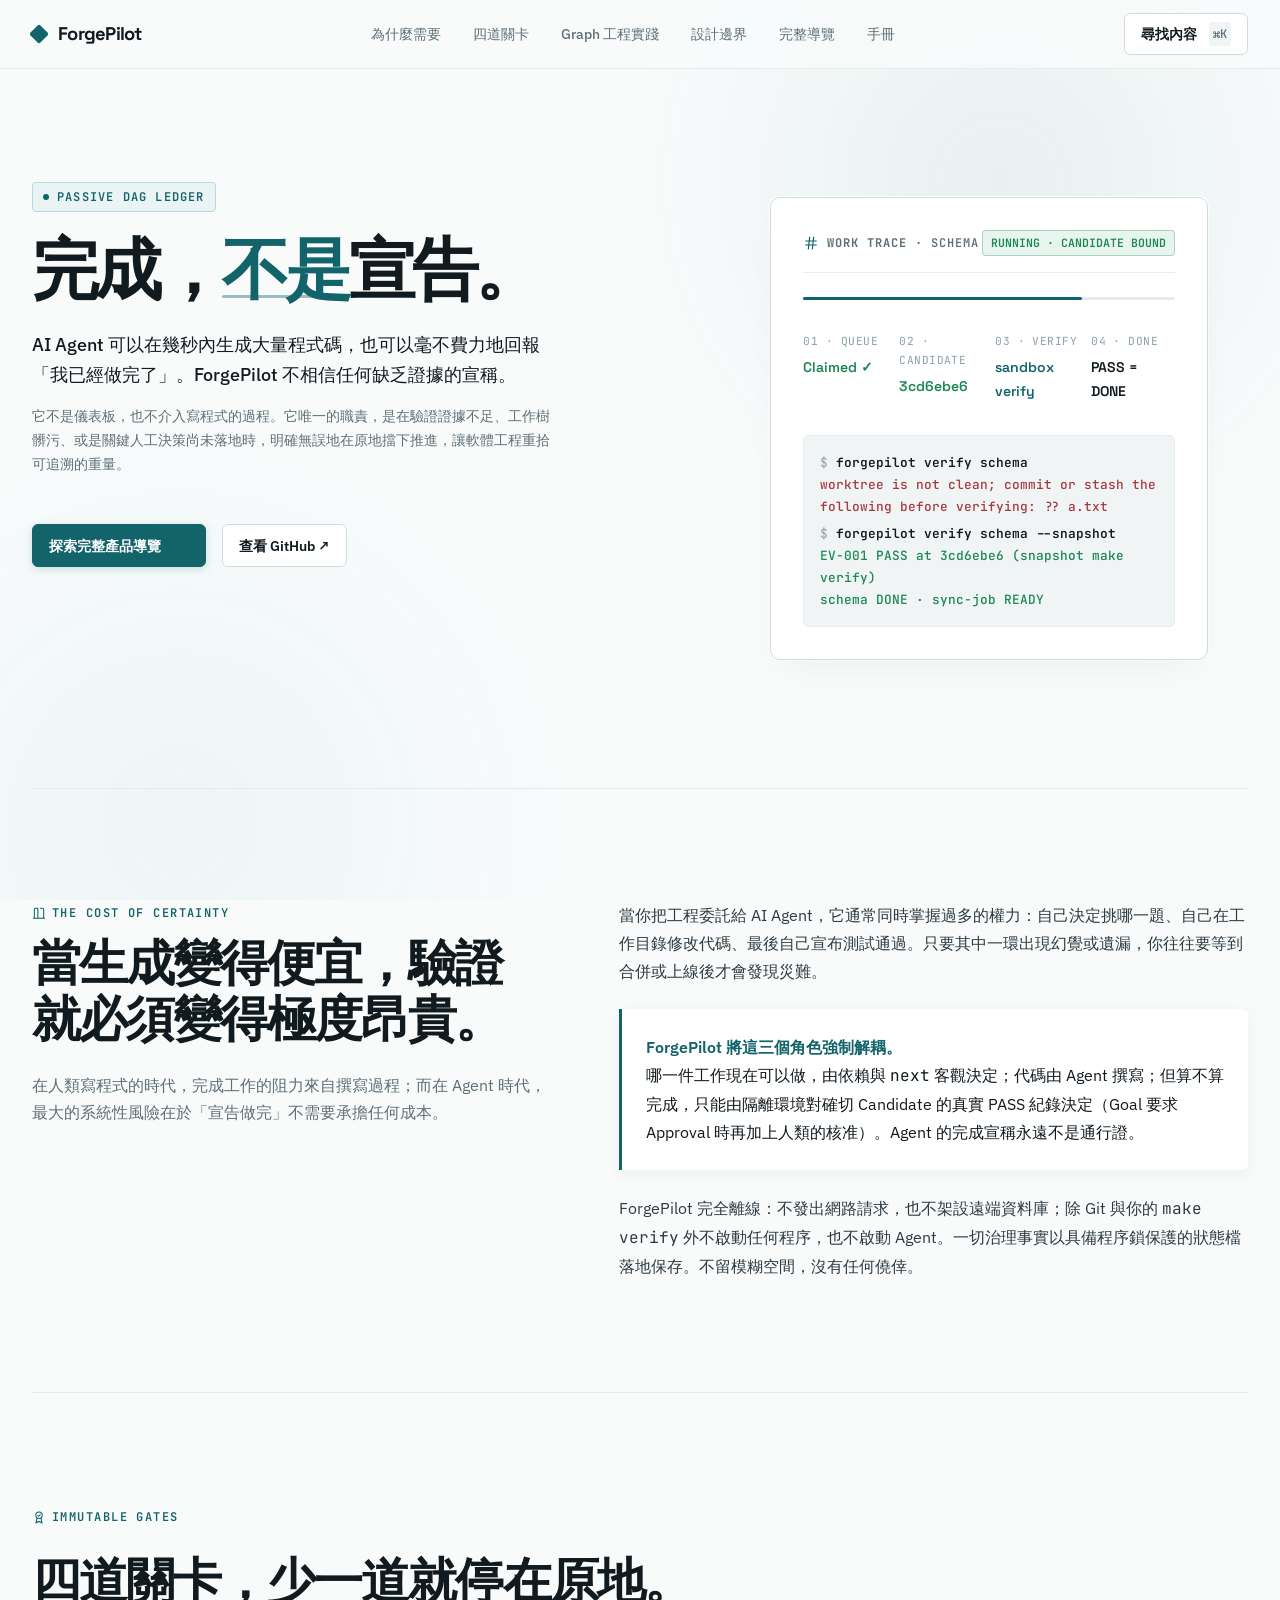
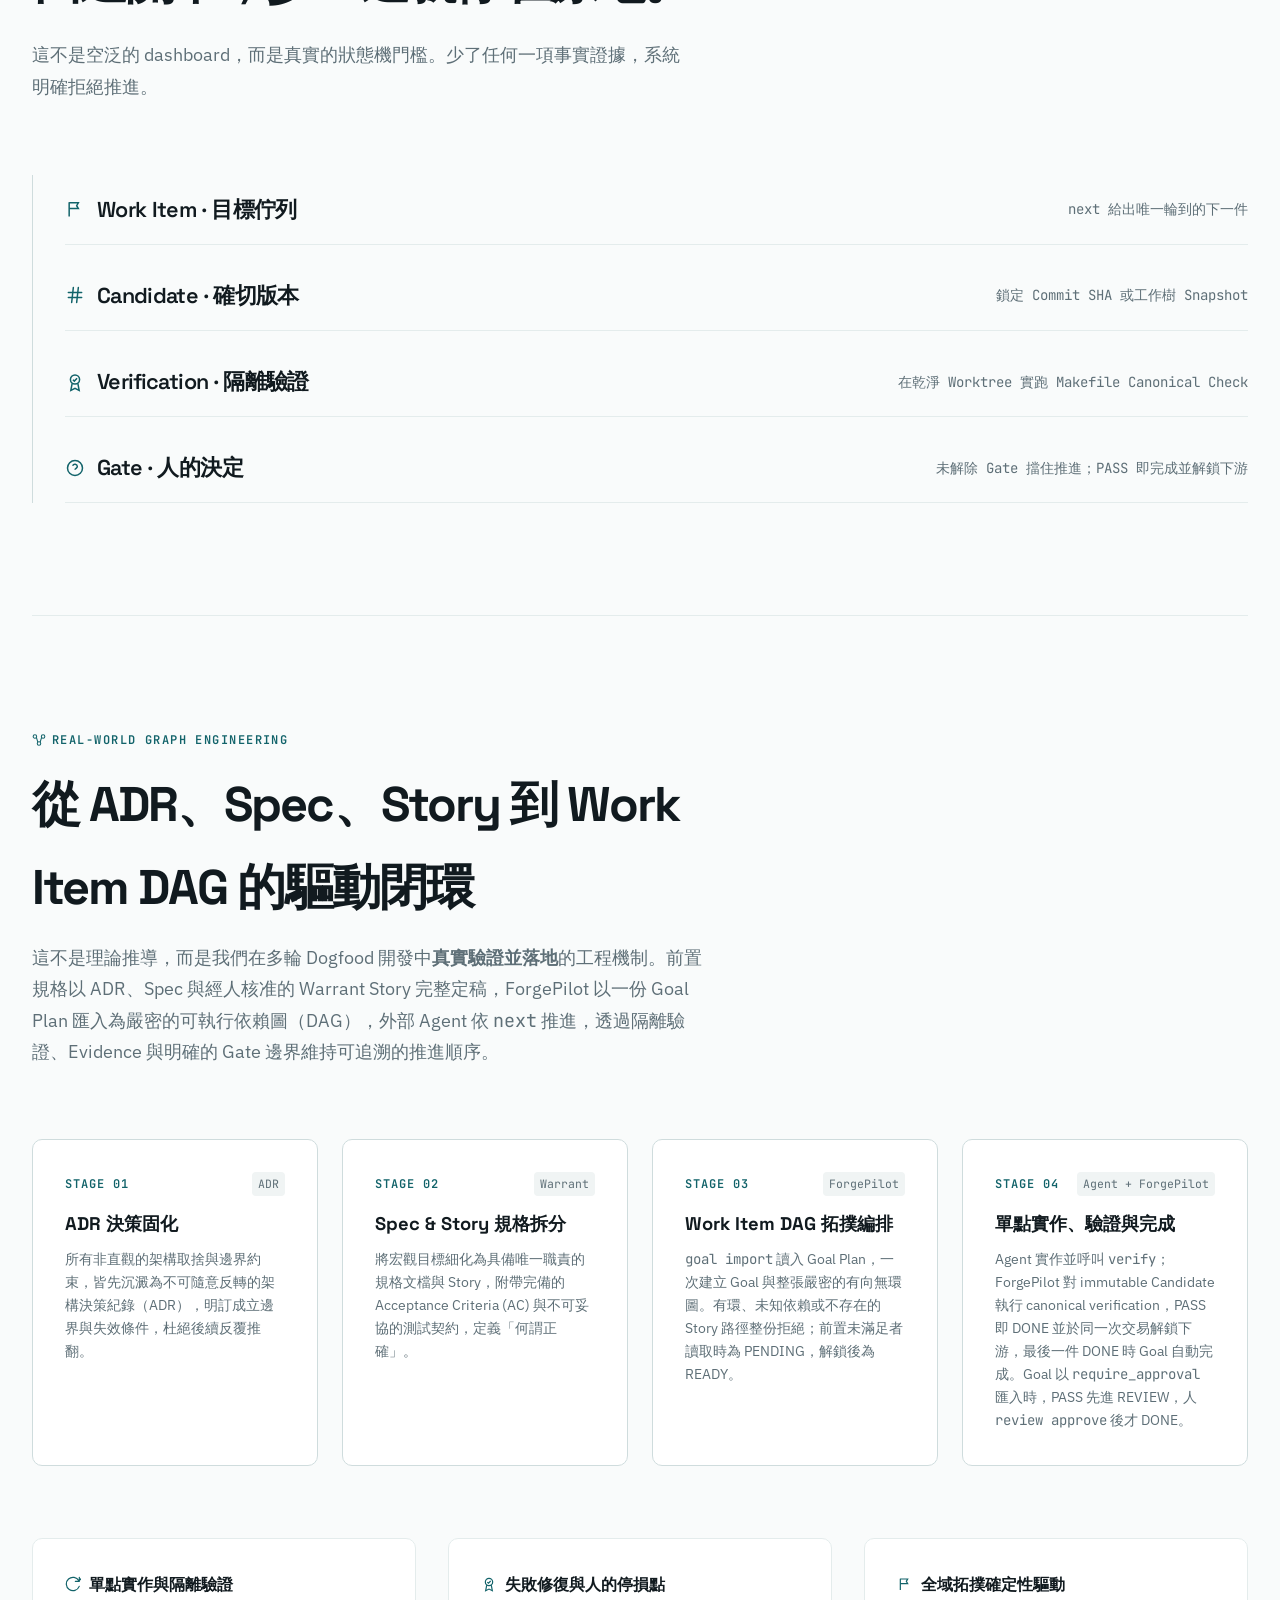
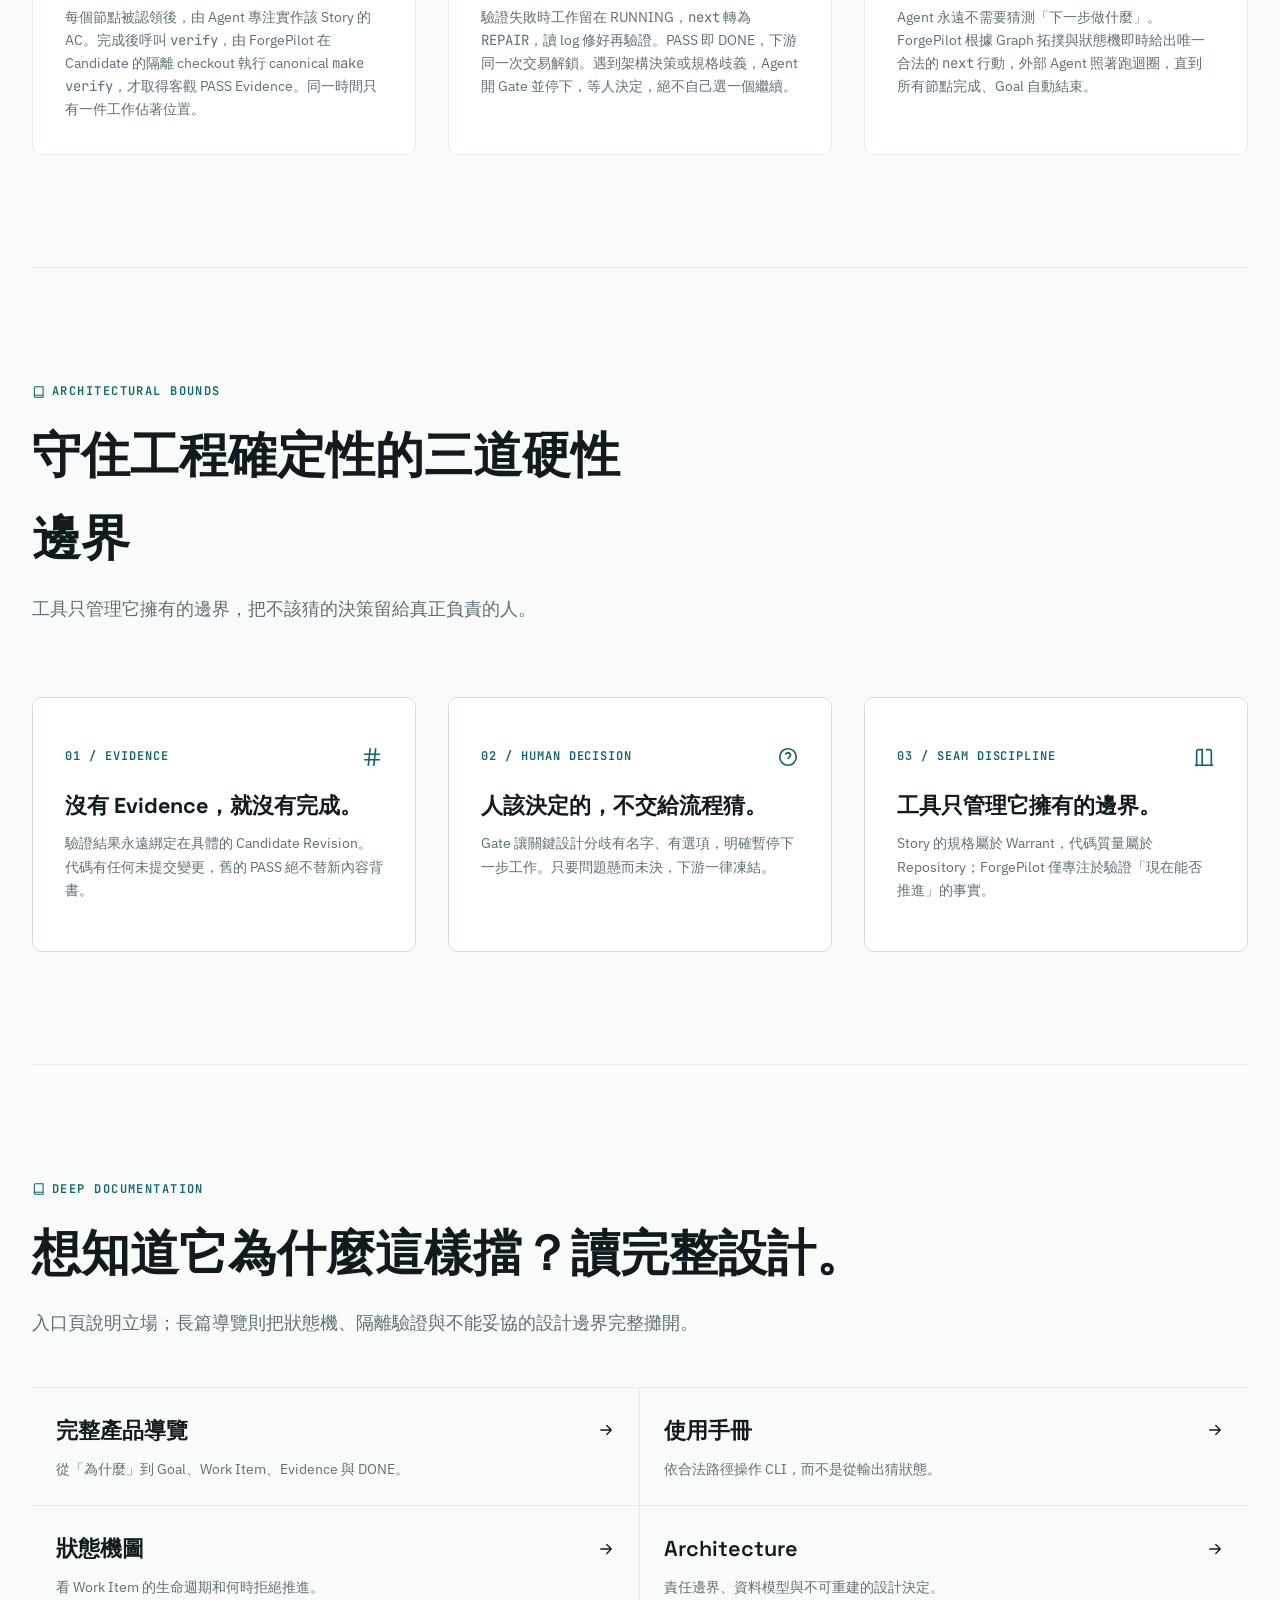
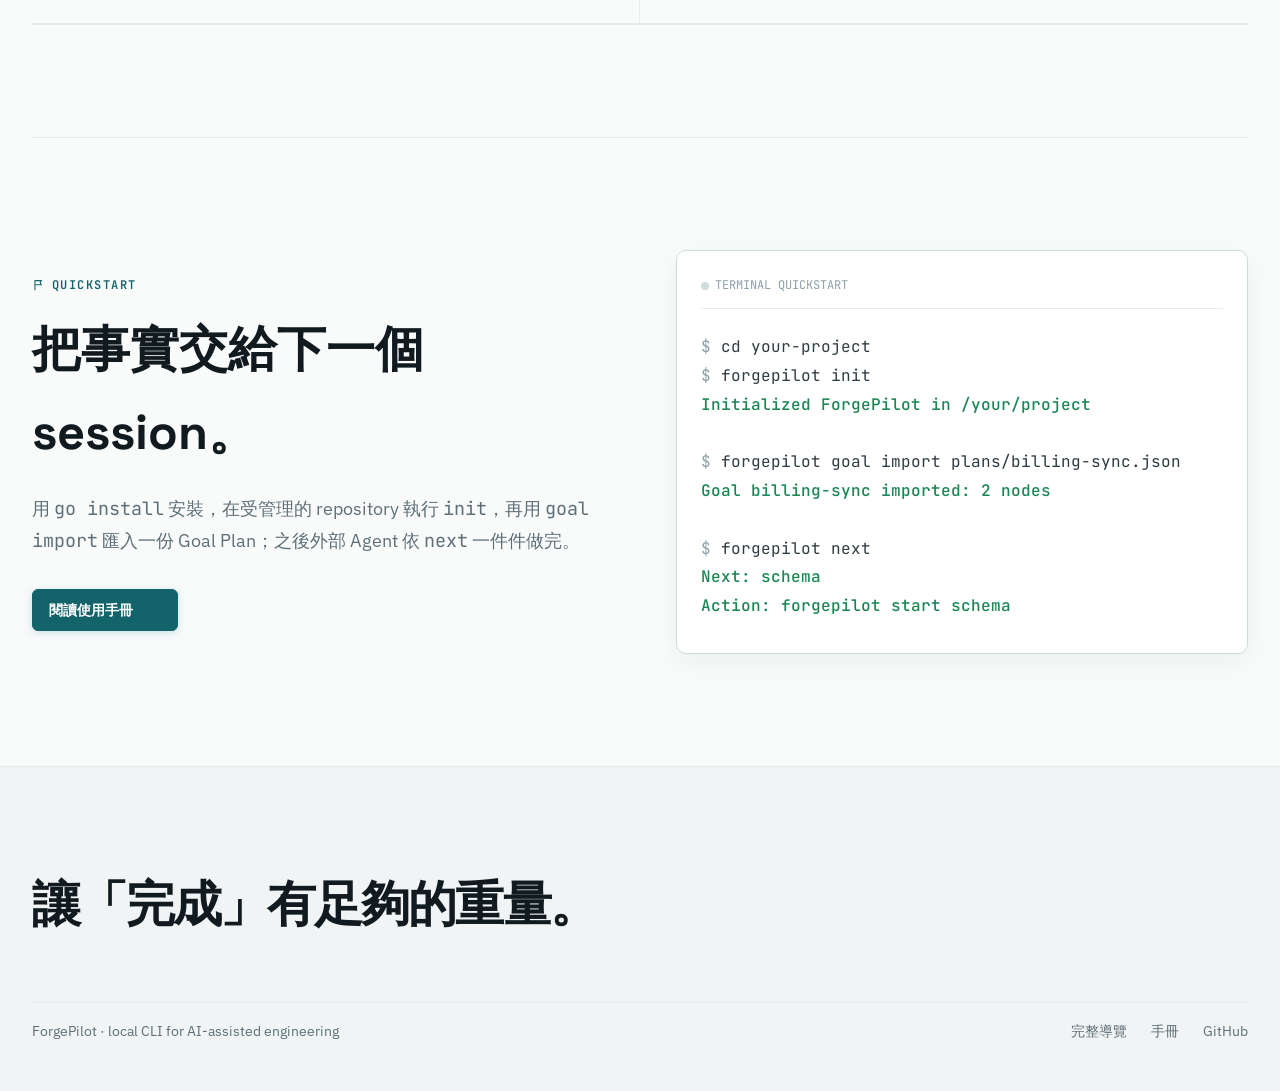
<file: docs/index.html>
<!doctype html>
<html lang="zh-Hant">
<head>
<meta charset="utf-8">
<meta name="viewport" content="width=device-width, initial-scale=1, viewport-fit=cover">
<meta name="description" content="ForgePilot 讓 AI 輔助工程中的可執行工作、驗證證據與人工決策維持在同一條可追溯的路徑上。">
<link rel="icon" href="favicon.svg" type="image/svg+xml">
<link rel="preconnect" href="https://fonts.googleapis.com">
<link rel="preconnect" href="https://fonts.gstatic.com" crossorigin>
<link href="https://fonts.googleapis.com/css2?family=IBM+Plex+Sans:ital,wght@0,400;0,500;0,600;1,400&family=JetBrains+Mono:wght@400;500;600&family=Space+Grotesk:wght@500;600;700&display=swap" rel="stylesheet">
<link rel="stylesheet" href="tokens.css">
<title>ForgePilot — 完成，不是宣告</title>
<style>
/* ── 全局重置與基底排版 ── */
html, body { overflow-x: clip; }
html { scroll-behavior: smooth; background: var(--color-paper); }
body {
  margin: 0;
  background: var(--color-paper);
  color: var(--color-ink-soft);
  font-family: var(--font-body);
  font-size: var(--text-base);
  line-height: 1.72;
  -webkit-font-smoothing: antialiased;
  position: relative;
}
*, *::before, *::after { box-sizing: border-box; }
a { color: inherit; text-decoration-thickness: var(--rule); text-underline-offset: 3px; }
button, input { font: inherit; }
button { cursor: pointer; }
code, pre, kbd { font-family: var(--font-mono); }
h1, h2, h3, h4, .display-font { font-family: var(--font-display); color: var(--color-ink); }
:focus-visible { outline: var(--rule) solid var(--color-focus); outline-offset: var(--space-2xs); }

.shell { width: min(100% - (var(--space-md) * 2), 76rem); margin-inline: auto; position: relative; z-index: var(--z-base); }
.sr-only { position: absolute; width: 1px; height: 1px; padding: 0; margin: -1px; overflow: hidden; clip: rect(0, 0, 0, 0); white-space: nowrap; border: 0; }

/* ── 微動態自然水波光暈（純 CSS，拒絕粗暴霓虹光） ── */
.ambient-scene {
  position: fixed;
  inset: 0;
  pointer-events: none;
  z-index: 0;
  overflow: hidden;
}
.ambient-glow-top {
  position: absolute;
  top: -200px;
  right: -100px;
  width: 760px;
  height: 760px;
  border-radius: 50%;
  background: radial-gradient(circle, rgba(18, 99, 106, 0.07) 0%, rgba(240, 244, 244, 0) 70%);
  animation: ambientFloat 18s ease-in-out infinite alternate;
}
.ambient-glow-bottom {
  position: absolute;
  top: 45%;
  left: -240px;
  width: 840px;
  height: 840px;
  border-radius: 50%;
  background: radial-gradient(circle, rgba(21, 143, 153, 0.05) 0%, rgba(240, 244, 244, 0) 70%);
  animation: ambientFloat 24s ease-in-out infinite alternate-reverse;
}
@keyframes ambientFloat {
  0% { transform: scale(0.96) translate(0, 0); opacity: 0.7; }
  50% { transform: scale(1.06) translate(30px, 20px); opacity: 1; }
  100% { transform: scale(0.98) translate(-20px, 35px); opacity: 0.8; }
}

/* ── 網站導覽 (Navbar) ── */
.site-nav {
  position: sticky;
  inset-block-start: 0;
  z-index: var(--z-sticky);
  border-block-end: var(--rule) solid var(--color-rule);
  background: color-mix(in srgb, var(--color-paper) 88%, transparent);
  backdrop-filter: blur(14px);
}
.site-nav__inner {
  min-height: 4.25rem;
  display: flex;
  align-items: center;
  justify-content: space-between;
  gap: var(--space-sm);
}
.wordmark {
  display: inline-flex;
  align-items: center;
  gap: var(--space-xs);
  color: var(--color-ink);
  font-family: var(--font-display);
  font-size: var(--text-md);
  font-weight: 700;
  letter-spacing: -0.04em;
  text-decoration: none;
  white-space: nowrap;
}
.brand-diamond {
  width: 14px;
  height: 14px;
  background: var(--color-accent);
  transform: rotate(45deg);
  border-radius: 2px;
  transition: transform .3s var(--ease-out);
}
.wordmark:hover .brand-diamond { transform: rotate(90deg) scale(1.1); }
.nav-links {
  display: none;
  align-items: center;
  gap: var(--space-lg);
  list-style: none;
  margin: 0;
  padding: 0;
}
.nav-links a {
  color: var(--color-muted);
  font-size: var(--text-sm);
  font-weight: 500;
  text-decoration: none;
  white-space: nowrap;
  transition: color var(--dur-short) var(--ease-out);
}
.nav-links a:hover { color: var(--color-accent); }

/* ── 按鈕系統 ── */
.command-trigger, .button {
  min-height: var(--control-height);
  display: inline-flex;
  align-items: center;
  justify-content: center;
  gap: var(--space-xs);
  border: var(--rule) solid var(--color-rule-strong);
  border-radius: var(--radius-control);
  background: var(--color-surface);
  color: var(--color-ink);
  font-size: var(--text-sm);
  font-weight: 600;
  padding-inline: var(--space-sm);
  text-decoration: none;
  white-space: nowrap;
  transition: background-color var(--dur-short) var(--ease-out), border-color var(--dur-short) var(--ease-out), color var(--dur-short) var(--ease-out), transform var(--dur-micro) var(--ease-out);
}
.command-trigger kbd {
  color: var(--color-muted);
  font-family: var(--font-mono);
  font-size: var(--text-xs);
  font-weight: 500;
  padding: 2px 4px;
  border-radius: 3px;
  background: var(--color-paper-deep);
}
.button--primary {
  background: var(--color-accent);
  border-color: var(--color-accent);
  color: var(--color-accent-ink);
  box-shadow: 0 2px 8px rgba(18, 99, 106, 0.18);
}
.button--quiet { border-color: var(--color-rule-strong); background: var(--color-surface); }
.button--primary:hover {
  background: var(--color-ink);
  border-color: var(--color-ink);
  color: #ffffff;
  transform: translateY(-1px);
}
.command-trigger:hover, .button--quiet:hover {
  border-color: var(--color-accent);
  color: var(--color-accent);
}

/* ── HERO 區塊 ── */
.hero {
  padding-block: var(--space-3xl) var(--space-3xl);
  border-block-end: var(--rule) solid var(--color-rule);
}
.hero__layout {
  display: grid;
  grid-template-columns: 1.15fr 0.95fr;
  gap: var(--space-2xl);
  align-items: start;
}
.hero-tag {
  display: inline-flex;
  align-items: center;
  gap: 8px;
  font-family: var(--font-mono);
  font-size: var(--text-xs);
  font-weight: 600;
  letter-spacing: 0.1em;
  text-transform: uppercase;
  color: var(--color-accent);
  background: var(--color-accent-soft);
  border: var(--rule) solid var(--color-accent-border);
  padding: 4px 10px;
  border-radius: var(--radius-badge);
  margin-block-end: var(--space-md);
}
.hero-tag-dot {
  width: 6px;
  height: 6px;
  border-radius: 50%;
  background: var(--color-accent);
  box-shadow: 0 0 0 0 var(--color-accent);
  animation: pulseDot 2.4s infinite;
}
@keyframes pulseDot {
  0% { transform: scale(0.95); box-shadow: 0 0 0 0 rgba(18, 99, 106, 0.6); }
  70% { transform: scale(1); box-shadow: 0 0 0 6px rgba(18, 99, 106, 0); }
  100% { transform: scale(0.95); box-shadow: 0 0 0 0 rgba(18, 99, 106, 0); }
}

.hero__word {
  margin: 0 0 var(--space-md);
  font-family: var(--font-display);
  font-size: var(--text-display);
  font-weight: 700;
  letter-spacing: -0.055em;
  line-height: 1.05;
}
.hero__word span.mark-accent {
  color: var(--color-accent);
  position: relative;
  display: inline-block;
}
.hero__word span.mark-accent::after {
  content: "";
  position: absolute;
  left: 0;
  right: 0;
  bottom: 8px;
  height: 3px;
  background: color-mix(in srgb, var(--color-accent) 40%, transparent);
  border-radius: 2px;
}

.hero__prose {
  display: grid;
  gap: var(--space-sm);
  max-width: 52ch;
  margin-block-end: var(--space-xl);
  font-size: var(--text-base);
  color: var(--color-ink-soft);
}
.hero__prose p.lead {
  font-size: var(--text-md);
  font-weight: 500;
  line-height: 1.6;
  color: var(--color-ink);
  margin: 0;
}
.hero__prose p.context {
  color: var(--color-muted);
  font-size: var(--text-sm);
  line-height: 1.7;
  margin: 0;
}
.hero__actions {
  display: flex;
  flex-wrap: wrap;
  gap: var(--space-sm);
}

/* ── Work Trace 儀表（陶瓷紙感面板，非黑底） ── */
.trace-stage {
  position: relative;
  background: var(--color-surface);
  border: var(--rule) solid var(--color-rule-strong);
  border-radius: var(--radius-surface);
  padding: var(--space-lg);
  box-shadow: 0 16px 36px -12px var(--color-shadow), 0 0 0 1px rgba(255, 255, 255, 0.8);
  transition: transform var(--dur-short) var(--ease-out), box-shadow var(--dur-short) var(--ease-out);
}
.trace-stage:hover {
  transform: translateY(-2px);
  box-shadow: 0 20px 40px -10px rgba(18, 99, 106, 0.08), 0 0 0 1px var(--color-accent-border);
}
.trace-stage__caption {
  display: flex;
  justify-content: space-between;
  align-items: center;
  padding-block-end: var(--space-sm);
  border-block-end: var(--rule) solid var(--color-rule);
  margin-block-end: var(--space-md);
}
.trace-stage__title {
  font-family: var(--font-mono);
  font-size: var(--text-xs);
  letter-spacing: 0.08em;
  text-transform: uppercase;
  color: var(--color-muted);
  font-weight: 600;
  display: flex;
  align-items: center;
  gap: 8px;
}
.trace-badge {
  background: var(--color-success-soft);
  color: var(--color-success);
  border: var(--rule) solid color-mix(in srgb, var(--color-success) 30%, transparent);
  font-family: var(--font-mono);
  font-size: 0.72rem;
  padding: 2px 8px;
  border-radius: 4px;
  font-weight: 600;
}

.trace-meter {
  position: relative;
  height: 3px;
  background: var(--color-rule);
  border-radius: 2px;
  margin-block-end: var(--space-lg);
}
.trace-meter__bar {
  position: absolute;
  top: 0;
  left: 0;
  height: 100%;
  width: 75%;
  background: var(--color-accent);
  border-radius: 2px;
  animation: tracePulse 4s ease-in-out infinite alternate;
}
@keyframes tracePulse {
  0% { width: 55%; }
  100% { width: 92%; }
}

.trace-nodes {
  display: grid;
  grid-template-columns: repeat(4, 1fr);
  gap: var(--space-xs);
  list-style: none;
  margin: 0 0 var(--space-lg);
  padding: 0;
}
.trace-node { display: flex; flex-direction: column; gap: 4px; }
.trace-node__state {
  font-family: var(--font-mono);
  font-size: 0.7rem;
  color: var(--color-faint);
  letter-spacing: 0.04em;
}
.trace-node__fact {
  font-family: var(--font-display);
  font-size: var(--text-sm);
  font-weight: 600;
  color: var(--color-ink);
}
.trace-node.is-done .trace-node__fact { color: var(--color-success); }
.trace-node.is-active .trace-node__fact { color: var(--color-accent); }

.trace-terminal {
  background: var(--color-paper-deep);
  border: var(--rule) solid var(--color-rule);
  border-radius: var(--radius-control);
  padding: var(--space-sm);
  font-family: var(--font-mono);
  font-size: 0.8rem;
  line-height: 1.7;
}
.t-cmd { color: var(--color-ink); font-weight: 600; }
.t-cmd::before { content: "$ "; color: var(--color-faint); font-weight: 400; }
.t-pass { color: var(--color-success); font-weight: 500; }
.t-stop { color: var(--color-error); font-weight: 500; }

/* ── 深度剖析（有段落感的結構文案） ── */
.problem-deepdive {
  padding-block: var(--space-3xl);
  border-block-end: var(--rule) solid var(--color-rule);
}
.deepdive__layout {
  display: grid;
  grid-template-columns: 0.9fr 1.1fr;
  gap: var(--space-2xl);
  align-items: start;
}
.eyebrow {
  margin: 0 0 var(--space-xs);
  color: var(--color-accent);
  font-family: var(--font-mono);
  font-size: var(--text-xs);
  font-weight: 600;
  letter-spacing: 0.12em;
  text-transform: uppercase;
  display: inline-flex;
  align-items: center;
  gap: 6px;
}
.deepdive__title {
  margin: 0 0 var(--space-md);
  font-size: var(--text-display-s);
  letter-spacing: -0.04em;
  line-height: 1.15;
}
.deepdive__prose {
  display: grid;
  gap: var(--space-md);
  font-size: var(--text-base);
  color: var(--color-ink-soft);
  line-height: 1.75;
}
.deepdive__prose p { margin: 0; }
.deepdive__callout {
  background: var(--color-surface);
  border-inline-start: 3px solid var(--color-accent);
  border-radius: 0 var(--radius-control) var(--radius-control) 0;
  padding: var(--space-md);
  box-shadow: 0 4px 16px var(--color-shadow);
  color: var(--color-ink);
}
.deepdive__callout strong { color: var(--color-accent); font-weight: 600; }

/* ── 流程動態推進 ── */
.proof {
  border-block-end: var(--rule) solid var(--color-rule);
  padding-block: var(--space-3xl);
}
.proof__layout { display: grid; gap: var(--space-2xl); }
.proof__copy h2 { margin: 0 0 var(--space-sm); font-size: var(--text-display-s); letter-spacing: -0.04em; }
.proof__copy p { max-width: 60ch; color: var(--color-muted); font-size: var(--text-md); margin: 0; }

.proof-flow {
  position: relative;
  display: grid;
  gap: var(--space-sm);
  border-inline-start: var(--rule) solid var(--color-rule-strong);
  padding-inline-start: var(--space-lg);
}
.proof-flow::before {
  position: absolute;
  inset-block: 0 auto;
  inset-inline-start: calc(var(--space-3xs) * -1);
  width: var(--space-2xs);
  background: var(--color-accent);
  content: "";
  transform: scaleY(0);
  transform-origin: top;
}
.proof-flow.is-in::before { animation: draw-line var(--dur-draw) var(--ease-out) forwards; }
.flow-node {
  display: flex;
  align-items: center;
  justify-content: space-between;
  gap: var(--space-sm);
  padding-block: var(--space-sm);
  border-block-end: var(--rule) solid var(--color-rule);
  opacity: 0;
  transform: translateY(var(--space-xs));
}
.proof-flow.is-in .flow-node { animation: settle var(--dur-long) var(--ease-out) forwards; }
.proof-flow.is-in .flow-node:nth-child(2) { animation-delay: var(--dur-micro); }
.proof-flow.is-in .flow-node:nth-child(3) { animation-delay: calc(var(--dur-micro) * 2); }
.proof-flow.is-in .flow-node:nth-child(4) { animation-delay: calc(var(--dur-micro) * 3); }
.flow-node__left { display: flex; align-items: center; gap: 12px; }
.flow-node__icon { color: var(--color-accent); width: 20px; height: 20px; flex-shrink: 0; }
.flow-node__name { color: var(--color-ink); font-family: var(--font-display); font-size: var(--text-lg); font-weight: 600; letter-spacing: -0.03em; }
.flow-node__fact { color: var(--color-muted); font-size: var(--text-sm); font-family: var(--font-mono); }

/* ── 三大架構原則 ── */
.principles { padding-block: var(--space-3xl); border-block-end: var(--rule) solid var(--color-rule); }
.principles__head { margin-block-end: var(--space-2xl); max-width: 60ch; }
.principles__head h2 { margin: 0 0 var(--space-xs); font-size: var(--text-display-s); }
.principles__head p { margin: 0; color: var(--color-muted); font-size: var(--text-md); }
.principles__grid { display: grid; gap: var(--space-lg); grid-template-columns: repeat(3, 1fr); }
.principle-card {
  background: var(--color-surface);
  border: var(--rule) solid var(--color-rule-strong);
  border-radius: var(--radius-surface);
  padding: var(--space-xl) var(--space-lg);
  transition: all var(--dur-short) var(--ease-out);
  display: flex;
  flex-direction: column;
}
.principle-card:hover {
  border-color: var(--color-accent-border);
  box-shadow: 0 12px 28px -8px rgba(18, 99, 106, 0.08);
  transform: translateY(-2px);
}
.principle-card__top {
  display: flex;
  justify-content: space-between;
  align-items: center;
  margin-block-end: var(--space-md);
}
.principle-card__num {
  font-family: var(--font-mono);
  font-size: var(--text-xs);
  color: var(--color-accent);
  font-weight: 600;
  letter-spacing: 0.08em;
}
.principle-card__icon { color: var(--color-accent); width: 22px; height: 22px; }
.principle-card__title { margin: 0 0 var(--space-xs); font-size: var(--text-lg); line-height: 1.3; }
.principle-card__body { margin: 0; color: var(--color-muted); font-size: var(--text-sm); line-height: 1.7; flex-grow: 1; }

/* ── 預留擴充區塊 (Slot for future sections) ── */
.custom-extension-slot {
  margin-block: var(--space-2xl);
  padding: var(--space-lg);
  border: 1px dashed var(--color-rule-strong);
  border-radius: var(--radius-surface);
  background: color-mix(in srgb, var(--color-paper-deep) 50%, transparent);
  text-align: center;
  color: var(--color-faint);
  font-family: var(--font-mono);
  font-size: var(--text-xs);
  letter-spacing: 0.08em;
}

/* ── Graph Engineering: 完整實踐機制與閉環流程 ── */
.graph-engineering {
  padding-block: var(--space-3xl);
  border-block-end: var(--rule) solid var(--color-rule);
}
.graph-head {
  max-width: 68ch;
  margin-block-end: var(--space-2xl);
}
.graph-head h2 {
  margin: 0 0 var(--space-xs);
  font-size: var(--text-display-s);
  letter-spacing: -0.04em;
}
.graph-head p {
  margin: 0;
  color: var(--color-muted);
  font-size: var(--text-md);
  line-height: 1.7;
}

.graph-pipeline {
  display: grid;
  grid-template-columns: repeat(4, 1fr);
  gap: var(--space-md);
  margin-block-end: var(--space-2xl);
}
.pipeline-step {
  background: var(--color-surface);
  border: var(--rule) solid var(--color-rule-strong);
  border-radius: var(--radius-surface);
  padding: var(--space-lg);
  display: flex;
  flex-direction: column;
  position: relative;
  transition: transform var(--dur-short) var(--ease-out), box-shadow var(--dur-short) var(--ease-out), border-color var(--dur-short) var(--ease-out);
}
.pipeline-step:hover {
  transform: translateY(-2px);
  border-color: var(--color-accent-border);
  box-shadow: 0 10px 24px -6px rgba(18, 99, 106, 0.08);
}
.pipeline-step__head {
  display: flex;
  justify-content: space-between;
  align-items: center;
  margin-block-end: var(--space-sm);
}
.pipeline-step__tag {
  font-family: var(--font-mono);
  font-size: var(--text-xs);
  font-weight: 600;
  color: var(--color-accent);
  letter-spacing: 0.08em;
}
.pipeline-step__badge {
  font-family: var(--font-mono);
  font-size: 0.72rem;
  padding: 2px 6px;
  border-radius: 4px;
  background: var(--color-paper-deep);
  color: var(--color-muted);
}
.pipeline-step__title {
  font-family: var(--font-display);
  font-size: var(--text-md);
  margin: 0 0 var(--space-xs);
  line-height: 1.3;
}
.pipeline-step__desc {
  color: var(--color-muted);
  font-size: var(--text-sm);
  line-height: 1.65;
  margin: 0;
  flex-grow: 1;
}

/* 實踐三原則 */
.graph-principles-grid {
  display: grid;
  grid-template-columns: repeat(3, 1fr);
  gap: var(--space-lg);
}
.graph-principle {
  background: var(--color-surface);
  border: var(--rule) solid var(--color-rule);
  border-radius: var(--radius-surface);
  padding: var(--space-lg);
}
.graph-principle h4 {
  font-family: var(--font-display);
  font-size: var(--text-base);
  margin: 0 0 var(--space-2xs);
  display: flex;
  align-items: center;
  gap: 8px;
  color: var(--color-ink);
}
.graph-principle p {
  color: var(--color-muted);
  font-size: var(--text-sm);
  line-height: 1.65;
  margin: 0;
}

/* 響應式佈局調整 */
@media (max-width: 68rem) {
  .graph-pipeline { grid-template-columns: repeat(2, 1fr); }
  .graph-principles-grid { grid-template-columns: 1fr; }
}
@media (max-width: 44rem) {
  .graph-pipeline { grid-template-columns: 1fr; }
}

/* ── 導覽指引與手冊 ── */
.guide-intro {
  display: grid;
  gap: var(--space-xl);
  padding-block: var(--space-3xl);
  border-block-end: var(--rule) solid var(--color-rule);
}
.guide-intro h2 { margin: 0 0 var(--space-xs); font-size: var(--text-display-s); }
.guide-intro__lede { max-width: 65ch; margin: 0; color: var(--color-muted); font-size: var(--text-md); }
.guide-links { display: grid; border-block: var(--rule) solid var(--color-rule); grid-template-columns: repeat(2, 1fr); }
.guide-link {
  display: grid;
  gap: var(--space-2xs);
  padding: var(--space-md);
  border-block-end: var(--rule) solid var(--color-rule);
  color: var(--color-ink);
  text-decoration: none;
  transition: background-color var(--dur-short) var(--ease-out), color var(--dur-short) var(--ease-out);
}
.guide-link:nth-child(odd) { border-inline-end: var(--rule) solid var(--color-rule); }
.guide-link__name {
  font-family: var(--font-display);
  font-size: var(--text-lg);
  font-weight: 600;
  display: flex;
  align-items: center;
  justify-content: space-between;
}
.guide-link__name svg { width: 18px; height: 18px; transition: transform .2s ease; }
.guide-link:hover .guide-link__name svg { transform: translateX(3px); }
.guide-link__description { color: var(--color-muted); font-size: var(--text-sm); }
.guide-link:hover { background: var(--color-accent-soft); color: var(--color-accent); }

/* ── 開始起手式 (Start) ── */
.start { padding-block: var(--space-3xl); }
.start__layout { display: grid; grid-template-columns: 1fr 1fr; gap: var(--space-2xl); align-items: center; }
.start__title { margin: 0 0 var(--space-sm); font-size: var(--text-display-s); }
.start__copy { max-width: 54ch; color: var(--color-muted); font-size: var(--text-md); margin-block-end: var(--space-lg); }
.start-terminal {
  background: var(--color-surface);
  border: var(--rule) solid var(--color-rule-strong);
  border-radius: var(--radius-surface);
  padding: var(--space-md);
  box-shadow: 0 8px 24px var(--color-shadow);
}
.start-terminal-head {
  display: flex;
  align-items: center;
  gap: 6px;
  padding-block-end: var(--space-xs);
  border-block-end: var(--rule) solid var(--color-rule);
  margin-block-end: var(--space-sm);
  color: var(--color-faint);
  font-size: var(--text-xs);
  font-family: var(--font-mono);
}
.start-terminal-dot { width: 8px; height: 8px; border-radius: 50%; background: var(--color-rule-strong); }

/* ── 頁尾 ── */
.footer {
  padding-block: var(--space-3xl) var(--space-xl);
  border-block-start: var(--rule) solid var(--color-rule);
  background: var(--color-paper-deep);
}
.footer__statement {
  max-width: 20ch;
  margin: 0;
  font-family: var(--font-display);
  font-size: var(--text-display-s);
  font-weight: 700;
  letter-spacing: -0.04em;
  line-height: 1.05;
  color: var(--color-ink);
}
.footer__meta {
  display: flex;
  flex-wrap: wrap;
  gap: var(--space-sm) var(--space-lg);
  align-items: center;
  justify-content: space-between;
  margin-block-start: var(--space-2xl);
  padding-block-start: var(--space-sm);
  border-block-start: var(--rule) solid var(--color-rule);
  color: var(--color-muted);
  font-size: var(--text-sm);
}
.footer__links { display: flex; flex-wrap: wrap; gap: var(--space-md); }
.footer__links a { color: var(--color-muted); text-decoration: none; }
.footer__links a:hover { color: var(--color-accent); }

/* ── 搜尋 Dialog ── */
.command-palette {
  width: min(100% - (var(--space-md) * 2), 36rem);
  max-height: min(80dvh, 40rem);
  padding: 0;
  border: var(--rule) solid var(--color-rule-strong);
  border-radius: var(--radius-surface);
  background: var(--color-paper-raised);
  color: var(--color-ink);
  box-shadow: 0 var(--space-md) var(--space-xl) rgba(17, 26, 31, 0.12);
}
.command-palette::backdrop { background: rgba(17, 26, 31, 0.35); backdrop-filter: blur(4px); }
.command-palette__head { display: grid; gap: var(--space-2xs); padding: var(--space-md); border-block-end: var(--rule) solid var(--color-rule); }
.command-palette__head label { color: var(--color-muted); font-size: var(--text-xs); font-weight: 600; letter-spacing: 0.06em; }
.command-palette__input {
  min-height: var(--control-height);
  width: 100%;
  border: var(--rule) solid var(--color-rule-strong);
  border-radius: var(--radius-control);
  background: var(--color-paper-deep);
  color: var(--color-ink);
  padding-inline: var(--space-sm);
}
.command-palette__results { display: grid; gap: var(--space-3xs); padding: var(--space-sm); }
.command-item {
  min-height: var(--control-height);
  display: flex;
  align-items: center;
  justify-content: space-between;
  gap: var(--space-sm);
  border: var(--rule) solid transparent;
  border-radius: var(--radius-control);
  background: var(--color-paper-raised);
  color: var(--color-ink);
  padding-inline: var(--space-sm);
  text-align: start;
}
.command-item:hover, .command-item.is-selected { background: var(--color-accent-soft); border-color: var(--color-accent-border); color: var(--color-accent); }
.command-palette__footer { padding: var(--space-sm) var(--space-md); border-block-start: var(--rule) solid var(--color-rule); color: var(--color-muted); font-size: var(--text-xs); }

@keyframes settle { to { opacity: 1; transform: translateY(0); } }
@keyframes draw-line { to { transform: scaleY(1); } }

@media (max-width: 960px) {
  .hero__layout { grid-template-columns: 1fr; gap: var(--space-xl); }
  .deepdive__layout { grid-template-columns: 1fr; }
  .principles__grid { grid-template-columns: 1fr; }
  .start__layout { grid-template-columns: 1fr; }
  .guide-links { grid-template-columns: 1fr; }
  .guide-link:nth-child(odd) { border-inline-end: 0; }
}
@media (min-width: 60rem) { .nav-links { display: flex; } }
</style>
</head>
<body>
<!-- 精緻北歐水波晨光 (純 CSS 微動態) -->
<div class="ambient-scene" aria-hidden="true">
  <div class="ambient-glow-top"></div>
  <div class="ambient-glow-bottom"></div>
</div>

<!-- SVG 圖示資源庫 -->
<svg width="0" height="0" style="position:absolute" aria-hidden="true">
  <defs>
    <symbol id="i-gate" viewBox="0 0 24 24"><path d="M4 21V6a2 2 0 0 1 2-2h4v17" fill="none" stroke="currentColor" stroke-width="1.8"/><path d="M20 21V6a2 2 0 0 0-2-2h-4" fill="none" stroke="currentColor" stroke-width="1.8"/><path d="M2 21h20" fill="none" stroke="currentColor" stroke-width="1.8"/><path d="M14 12h.01" stroke="currentColor" stroke-width="2.5"/></symbol>
    <symbol id="i-seal" viewBox="0 0 24 24"><circle cx="12" cy="9" r="5.5" fill="none" stroke="currentColor" stroke-width="1.8"/><path d="M9.5 9.2l1.7 1.7 3.3-3.4" fill="none" stroke="currentColor" stroke-width="1.8"/><path d="M8.6 13.6L7 22l5-2.4L17 22l-1.6-8.4" fill="none" stroke="currentColor" stroke-width="1.8"/></symbol>
    <symbol id="i-hash" viewBox="0 0 24 24"><path d="M4 9h16M4 15h16M10 3L8 21M16 3l-2 18" fill="none" stroke="currentColor" stroke-width="1.8" stroke-linecap="round"/></symbol>
    <symbol id="i-ask" viewBox="0 0 24 24"><circle cx="12" cy="12" r="9" fill="none" stroke="currentColor" stroke-width="1.8"/><path d="M9.2 9.3a2.9 2.9 0 0 1 5.6.9c0 1.9-2.8 2.4-2.8 4" fill="none" stroke="currentColor" stroke-width="1.8"/><path d="M12 17.4h.01" stroke="currentColor" stroke-width="2.5"/></symbol>
    <symbol id="i-flag" viewBox="0 0 24 24"><path d="M5 21V4" fill="none" stroke="currentColor" stroke-width="1.8"/><path d="M5 4.5h11l-2 3.5 2 3.5H5" fill="none" stroke="currentColor" stroke-width="1.8"/></symbol>
    <symbol id="i-arrow" viewBox="0 0 24 24"><path d="M5 12h14M13 6l6 6-6 6" fill="none" stroke="currentColor" stroke-width="1.8" stroke-linecap="round" stroke-linejoin="round"/></symbol>
    <symbol id="i-book" viewBox="0 0 24 24"><path d="M4 4.5A1.5 1.5 0 0 1 5.5 3H19v18H5.5A1.5 1.5 0 0 1 4 19.5z" fill="none" stroke="currentColor" stroke-width="1.8"/><path d="M4 17.5h15" fill="none" stroke="currentColor" stroke-width="1.8"/></symbol>
    <symbol id="i-graph" viewBox="0 0 24 24"><circle cx="5" cy="6" r="3" fill="none" stroke="currentColor" stroke-width="1.8"/><circle cx="12" cy="18" r="3" fill="none" stroke="currentColor" stroke-width="1.8"/><circle cx="19" cy="6" r="3" fill="none" stroke="currentColor" stroke-width="1.8"/><path d="M7.5 7.5l2.5 8M16.5 7.5l-2.5 8" fill="none" stroke="currentColor" stroke-width="1.8"/></symbol>
    <symbol id="i-loop" viewBox="0 0 24 24"><path d="M21.5 2v6h-6M21.34 15.57a10 10 0 1 1-.57-8.38l5.67-5.19" fill="none" stroke="currentColor" stroke-width="1.8" stroke-linecap="round" stroke-linejoin="round"/></symbol>
    <symbol id="i-spark" viewBox="0 0 24 24"><path d="M12 2l2.4 7.2L22 12l-7.6 2.8L12 22l-2.4-7.2L2 12l7.6-2.8z" fill="none" stroke="currentColor" stroke-width="1.8" stroke-linejoin="round"/></symbol>
    <symbol id="i-image" viewBox="0 0 24 24"><rect x="3" y="3" width="18" height="18" rx="2" fill="none" stroke="currentColor" stroke-width="1.8"/><circle cx="8.5" cy="8.5" r="1.5" fill="currentColor"/><path d="M21 15l-5-5L5 21" fill="none" stroke="currentColor" stroke-width="1.8"/></symbol>
  </defs>
</svg>

<nav class="site-nav" aria-label="主要導覽">
  <div class="shell site-nav__inner">
    <a class="wordmark" href="#top">
      <span class="brand-diamond"></span>
      <span>ForgePilot</span>
    </a>
    <ul class="nav-links">
      <li><a href="#problem">為什麼需要</a></li>
      <li><a href="#proof">四道關卡</a></li>
      <li><a href="#graph-engineering">Graph 工程實踐</a></li>
      <li><a href="#principles">設計邊界</a></li>
      <li><a href="guide.html">完整導覽</a></li>
      <li><a href="learn/handbook.html">手冊</a></li>
    </ul>
    <button class="command-trigger" type="button" data-command-open aria-haspopup="dialog">
      <span>尋找內容</span><kbd>⌘K</kbd>
    </button>
  </div>
</nav>

<main id="top">
  <!-- HERO 區塊 -->
  <section class="hero shell" aria-labelledby="hero-title">
    <div class="hero__layout">
      <div>
        <div class="hero-tag">
          <span class="hero-tag-dot"></span>
          <span>Passive DAG Ledger</span>
        </div>
        <h1 class="hero__word" id="hero-title">完成，<span class="mark-accent">不是</span>宣告。</h1>

        <div class="hero__prose">
          <p class="lead">
            AI Agent 可以在幾秒內生成大量程式碼，也可以毫不費力地回報「我已經做完了」。ForgePilot 不相信任何缺乏證據的宣稱。
          </p>
          <p class="context">
            它不是儀表板，也不介入寫程式的過程。它唯一的職責，是在驗證證據不足、工作樹髒污、或是關鍵人工決策尚未落地時，明確無誤地在原地擋下推進，讓軟體工程重拾可追溯的重量。
          </p>
        </div>

        <div class="hero__actions">
          <a class="button button--primary" href="guide.html">探索完整產品導覽 <svg class="flow-node__icon" style="width:16px;height:16px;" aria-hidden="true"><use href="#i-arrow"/></svg></a>
          <a class="button button--quiet" href="https://github.com/CarlLee1983/ForgePilot" target="_blank">查看 GitHub ↗</a>
        </div>
      </div>

      <!-- 右側 Work Trace 儀表 -->
      <figure class="trace-stage" data-trace aria-labelledby="trace-caption">
        <figcaption class="trace-stage__caption" id="trace-caption">
          <div class="trace-stage__title">
            <svg style="width:16px;height:16px;color:var(--color-accent);" aria-hidden="true"><use href="#i-hash"/></svg>
            <strong>WORK TRACE</strong><span>· schema</span>
          </div>
          <span class="trace-badge">RUNNING · CANDIDATE BOUND</span>
        </figcaption>

        <div class="trace-meter" aria-hidden="true">
          <div class="trace-meter__bar"></div>
        </div>

        <ol class="trace-nodes">
          <li class="trace-node is-done">
            <span class="trace-node__state">01 · QUEUE</span>
            <span class="trace-node__fact">Claimed ✓</span>
          </li>
          <li class="trace-node is-done">
            <span class="trace-node__state">02 · CANDIDATE</span>
            <span class="trace-node__fact">3cd6ebe6</span>
          </li>
          <li class="trace-node is-active">
            <span class="trace-node__state">03 · VERIFY</span>
            <span class="trace-node__fact">sandbox verify</span>
          </li>
          <li class="trace-node">
            <span class="trace-node__state">04 · DONE</span>
            <span class="trace-node__fact">PASS = DONE</span>
          </li>
        </ol>

        <div class="trace-terminal">
          <div><span class="t-cmd">forgepilot verify schema</span></div>
          <div class="t-stop">worktree is not clean; commit or stash the following before verifying: ?? a.txt</div>
          <div style="margin-top:6px;"><span class="t-cmd">forgepilot verify schema --snapshot</span></div>
          <div class="t-pass">EV-001 PASS at 3cd6ebe6 (snapshot make verify)</div>
          <div class="t-pass">schema DONE · sync-job READY</div>
        </div>
      </figure>
    </div>
  </section>

  <!-- 剖析段落：為什麼交付需要付代價 -->
  <section class="problem-deepdive shell" id="problem" aria-labelledby="problem-title">
    <div class="deepdive__layout">
      <div>
        <span class="eyebrow"><svg style="width:14px;height:14px;" aria-hidden="true"><use href="#i-gate"/></svg> The Cost of Certainty</span>
        <h2 class="deepdive__title" id="problem-title">當生成變得便宜，驗證就必須變得極度昂貴。</h2>
        <p style="color:var(--color-muted); font-size:var(--text-base); margin:0;">
          在人類寫程式的時代，完成工作的阻力來自撰寫過程；而在 Agent 時代，最大的系統性風險在於「宣告做完」不需要承擔任何成本。
        </p>
      </div>

      <div class="deepdive__prose">
        <p>
          當你把工程委託給 AI Agent，它通常同時掌握過多的權力：自己決定挑哪一題、自己在工作目錄修改代碼、最後自己宣布測試通過。只要其中一環出現幻覺或遺漏，你往往要等到合併或上線後才會發現災難。
        </p>
        <div class="deepdive__callout">
          <strong>ForgePilot 將這三個角色強制解耦。</strong><br>
          哪一件工作現在可以做，由依賴與 <code>next</code> 客觀決定；代碼由 Agent 撰寫；但算不算完成，只能由隔離環境對確切 Candidate 的真實 PASS 紀錄決定（Goal 要求 Approval 時再加上人類的核准）。Agent 的完成宣稱永遠不是通行證。
        </div>
        <p>
          ForgePilot 完全離線：不發出網路請求，也不架設遠端資料庫；除 Git 與你的 <code>make verify</code> 外不啟動任何程序，也不啟動 Agent。一切治理事實以具備程序鎖保護的狀態檔落地保存。不留模糊空間，沒有任何僥倖。
        </p>
      </div>
    </div>
  </section>

  <!-- 四道推進順序 (Proof Flow) -->
  <section class="proof shell" id="proof" aria-labelledby="proof-title">
    <div class="proof__layout">
      <div class="proof__copy">
        <span class="eyebrow"><svg style="width:14px;height:14px;" aria-hidden="true"><use href="#i-seal"/></svg> Immutable Gates</span>
        <h2 id="proof-title">四道關卡，少一道就停在原地。</h2>
        <p>這不是空泛的 dashboard，而是真實的狀態機門檻。少了任何一項事實證據，系統明確拒絕推進。</p>
      </div>

      <div class="proof-flow" data-reveal aria-label="ForgePilot 的工作推進順序">
        <div class="flow-node">
          <div class="flow-node__left">
            <svg class="flow-node__icon" aria-hidden="true"><use href="#i-flag"/></svg>
            <span class="flow-node__name">Work Item · 目標佇列</span>
          </div>
          <span class="flow-node__fact">next 給出唯一輪到的下一件</span>
        </div>
        <div class="flow-node">
          <div class="flow-node__left">
            <svg class="flow-node__icon" aria-hidden="true"><use href="#i-hash"/></svg>
            <span class="flow-node__name">Candidate · 確切版本</span>
          </div>
          <span class="flow-node__fact">鎖定 Commit SHA 或工作樹 Snapshot</span>
        </div>
        <div class="flow-node">
          <div class="flow-node__left">
            <svg class="flow-node__icon" aria-hidden="true"><use href="#i-seal"/></svg>
            <span class="flow-node__name">Verification · 隔離驗證</span>
          </div>
          <span class="flow-node__fact">在乾淨 Worktree 實跑 Makefile Canonical Check</span>
        </div>
        <div class="flow-node">
          <div class="flow-node__left">
            <svg class="flow-node__icon" aria-hidden="true"><use href="#i-ask"/></svg>
            <span class="flow-node__name">Gate · 人的決定</span>
          </div>
          <span class="flow-node__fact">未解除 Gate 擋住推進；PASS 即完成並解鎖下游</span>
        </div>
      </div>
    </div>
  </section>

  <!-- Graph Engineering 實踐機制與完整閉環 -->
  <section class="graph-engineering shell" id="graph-engineering" aria-labelledby="graph-title">
    <div class="graph-head">
      <span class="eyebrow"><svg style="width:14px;height:14px;" aria-hidden="true"><use href="#i-graph"/></svg> Real-world Graph Engineering</span>
      <h2 id="graph-title">從 ADR、Spec、Story 到 Work Item DAG 的驅動閉環</h2>
      <p>
        這不是理論推導，而是我們在多輪 Dogfood 開發中<strong>真實驗證並落地</strong>的工程機制。前置規格以 ADR、Spec 與經人核准的 Warrant Story 完整定稿，ForgePilot 以一份 Goal Plan 匯入為嚴密的可執行依賴圖（DAG），外部 Agent 依 <code>next</code> 推進，透過隔離驗證、Evidence 與明確的 Gate 邊界維持可追溯的推進順序。
      </p>
    </div>

    <!-- 四階段流水線 -->
    <div class="graph-pipeline" aria-label="Graph Engineering 推進流水線">
      <article class="pipeline-step">
        <div class="pipeline-step__head">
          <span class="pipeline-step__tag">STAGE 01</span>
          <span class="pipeline-step__badge">ADR</span>
        </div>
        <h3 class="pipeline-step__title">ADR 決策固化</h3>
        <p class="pipeline-step__desc">
          所有非直觀的架構取捨與邊界約束，皆先沉澱為不可隨意反轉的架構決策紀錄（ADR），明訂成立邊界與失效條件，杜絕後續反覆推翻。
        </p>
      </article>

      <article class="pipeline-step">
        <div class="pipeline-step__head">
          <span class="pipeline-step__tag">STAGE 02</span>
          <span class="pipeline-step__badge">Warrant</span>
        </div>
        <h3 class="pipeline-step__title">Spec & Story 規格拆分</h3>
        <p class="pipeline-step__desc">
          將宏觀目標細化為具備唯一職責的規格文檔與 Story，附帶完備的 Acceptance Criteria (AC) 與不可妥協的測試契約，定義「何謂正確」。
        </p>
      </article>

      <article class="pipeline-step">
        <div class="pipeline-step__head">
          <span class="pipeline-step__tag">STAGE 03</span>
          <span class="pipeline-step__badge">ForgePilot</span>
        </div>
        <h3 class="pipeline-step__title">Work Item DAG 拓撲編排</h3>
        <p class="pipeline-step__desc">
          <code>goal import</code> 讀入 Goal Plan，一次建立 Goal 與整張嚴密的有向無環圖。有環、未知依賴或不存在的 Story 路徑整份拒絕；前置未滿足者讀取時為 PENDING，解鎖後為 READY。
        </p>
      </article>

      <article class="pipeline-step">
        <div class="pipeline-step__head">
          <span class="pipeline-step__tag">STAGE 04</span>
          <span class="pipeline-step__badge">Agent + ForgePilot</span>
        </div>
        <h3 class="pipeline-step__title">單點實作、驗證與完成</h3>
        <p class="pipeline-step__desc">
          Agent 實作並呼叫 <code>verify</code>；ForgePilot 對 immutable Candidate 執行 canonical verification，PASS 即 DONE 並於同一次交易解鎖下游，最後一件 DONE 時 Goal 自動完成。Goal 以 <code>require_approval</code> 匯入時，PASS 先進 REVIEW，人 <code>review approve</code> 後才 DONE。
        </p>
      </article>
    </div>

    <!-- 實踐核心三大原則 -->
    <div class="graph-principles-grid">
      <div class="graph-principle">
        <h4><svg style="width:16px;height:16px;color:var(--color-accent);" aria-hidden="true"><use href="#i-loop"/></svg> 單點實作與隔離驗證</h4>
        <p>
          每個節點被認領後，由 Agent 專注實作該 Story 的 AC。完成後呼叫 <code>verify</code>，由 ForgePilot 在 Candidate 的隔離 checkout 執行 canonical <code>make verify</code>，才取得客觀 PASS Evidence。同一時間只有一件工作佔著位置。
        </p>
      </div>

      <div class="graph-principle">
        <h4><svg style="width:16px;height:16px;color:var(--color-accent);" aria-hidden="true"><use href="#i-seal"/></svg> 失敗修復與人的停損點</h4>
        <p>
          驗證失敗時工作留在 RUNNING，<code>next</code> 轉為 <code>REPAIR</code>，讀 log 修好再驗證。PASS 即 DONE，下游同一次交易解鎖。遇到架構決策或規格歧義，Agent 開 Gate 並停下，等人決定，絕不自己選一個繼續。
        </p>
      </div>

      <div class="graph-principle">
        <h4><svg style="width:16px;height:16px;color:var(--color-accent);" aria-hidden="true"><use href="#i-flag"/></svg> 全域拓撲確定性驅動</h4>
        <p>
          Agent 永遠不需要猜測「下一步做什麼」。ForgePilot 根據 Graph 拓撲與狀態機即時給出唯一合法的 <code>next</code> 行動，外部 Agent 照著跑迴圈，直到所有節點完成、Goal 自動結束。
        </p>
      </div>
    </div>
  </section>

  <!-- 三大架構邊界原則 -->
  <section class="principles shell" id="principles" aria-labelledby="principles-title">
    <div class="principles__head">
      <span class="eyebrow"><svg style="width:14px;height:14px;" aria-hidden="true"><use href="#i-book"/></svg> Architectural Bounds</span>
      <h2 id="principles-title">守住工程確定性的三道硬性邊界</h2>
      <p>工具只管理它擁有的邊界，把不該猜的決策留給真正負責的人。</p>
    </div>

    <div class="principles__grid">
      <article class="principle-card">
        <div class="principle-card__top">
          <span class="principle-card__num">01 / EVIDENCE</span>
          <svg class="principle-card__icon" aria-hidden="true"><use href="#i-hash"/></svg>
        </div>
        <h3 class="principle-card__title">沒有 Evidence，就沒有完成。</h3>
        <p class="principle-card__body">
          驗證結果永遠綁定在具體的 Candidate Revision。代碼有任何未提交變更，舊的 PASS 絕不替新內容背書。
        </p>
      </article>

      <article class="principle-card">
        <div class="principle-card__top">
          <span class="principle-card__num">02 / HUMAN DECISION</span>
          <svg class="principle-card__icon" aria-hidden="true"><use href="#i-ask"/></svg>
        </div>
        <h3 class="principle-card__title">人該決定的，不交給流程猜。</h3>
        <p class="principle-card__body">
          Gate 讓關鍵設計分歧有名字、有選項，明確暫停下一步工作。只要問題懸而未決，下游一律凍結。
        </p>
      </article>

      <article class="principle-card">
        <div class="principle-card__top">
          <span class="principle-card__num">03 / SEAM DISCIPLINE</span>
          <svg class="principle-card__icon" aria-hidden="true"><use href="#i-gate"/></svg>
        </div>
        <h3 class="principle-card__title">工具只管理它擁有的邊界。</h3>
        <p class="principle-card__body">
          Story 的規格屬於 Warrant，代碼質量屬於 Repository；ForgePilot 僅專注於驗證「現在能否推進」的事實。
        </p>
      </article>
    </div>
  </section>

  <!-- 指引入口 (Guides) -->
  <section class="guide-intro shell" id="guide" aria-labelledby="guide-title">
    <div>
      <span class="eyebrow"><svg style="width:14px;height:14px;" aria-hidden="true"><use href="#i-book"/></svg> Deep Documentation</span>
      <h2 id="guide-title">想知道它為什麼這樣擋？讀完整設計。</h2>
      <p class="guide-intro__lede">入口頁說明立場；長篇導覽則把狀態機、隔離驗證與不能妥協的設計邊界完整攤開。</p>
    </div>

    <div class="guide-links">
      <a class="guide-link" href="guide.html">
        <span class="guide-link__name">完整產品導覽 <svg aria-hidden="true"><use href="#i-arrow"/></svg></span>
        <span class="guide-link__description">從「為什麼」到 Goal、Work Item、Evidence 與 DONE。</span>
      </a>
      <a class="guide-link" href="learn/handbook.html">
        <span class="guide-link__name">使用手冊 <svg aria-hidden="true"><use href="#i-arrow"/></svg></span>
        <span class="guide-link__description">依合法路徑操作 CLI，而不是從輸出猜狀態。</span>
      </a>
      <a class="guide-link" href="diagrams/work-item-lifecycle.html">
        <span class="guide-link__name">狀態機圖 <svg aria-hidden="true"><use href="#i-arrow"/></svg></span>
        <span class="guide-link__description">看 Work Item 的生命週期和何時拒絕推進。</span>
      </a>
      <a class="guide-link" href="https://github.com/CarlLee1983/ForgePilot/blob/main/docs/architecture.md" target="_blank">
        <span class="guide-link__name">Architecture <svg aria-hidden="true"><use href="#i-arrow"/></svg></span>
        <span class="guide-link__description">責任邊界、資料模型與不可重建的設計決定。</span>
      </a>
    </div>
  </section>

  <!-- 起手式 (Start) -->
  <section class="start shell" aria-labelledby="start-title">
    <div class="start__layout">
      <div>
        <span class="eyebrow"><svg style="width:14px;height:14px;" aria-hidden="true"><use href="#i-flag"/></svg> Quickstart</span>
        <h2 class="start__title" id="start-title">把事實交給下一個 session。</h2>
        <p class="start__copy">用 <code>go install</code> 安裝，在受管理的 repository 執行 <code>init</code>，再用 <code>goal import</code> 匯入一份 Goal Plan；之後外部 Agent 依 <code>next</code> 一件件做完。</p>
        <a class="button button--primary" href="learn/handbook.html">閱讀使用手冊 <svg class="flow-node__icon" style="width:16px;height:16px;" aria-hidden="true"><use href="#i-arrow"/></svg></a>
      </div>

      <div class="start-terminal">
        <div class="start-terminal-head">
          <span class="start-terminal-dot"></span>
          <span>TERMINAL QUICKSTART</span>
        </div>
        <pre style="margin:0; padding-block:var(--space-2xs); line-height:1.8;"><code><span style="color:var(--color-faint);">$</span> cd your-project
<span style="color:var(--color-faint);">$</span> forgepilot init
<span class="t-pass">Initialized ForgePilot in /your/project</span>

<span style="color:var(--color-faint);">$</span> forgepilot goal import plans/billing-sync.json
<span class="t-pass">Goal billing-sync imported: 2 nodes</span>

<span style="color:var(--color-faint);">$</span> forgepilot next
<span class="t-pass">Next: schema</span>
<span class="t-pass">Action: forgepilot start schema</span></code></pre>
      </div>
    </div>
  </section>
</main>

<footer class="footer">
  <div class="shell">
    <p class="footer__statement">讓「完成」有足夠的重量。</p>
    <div class="footer__meta">
      <span>ForgePilot · local CLI for AI-assisted engineering</span>
      <div class="footer__links">
        <a href="guide.html">完整導覽</a>
        <a href="learn/handbook.html">手冊</a>
        <a href="https://github.com/CarlLee1983/ForgePilot" target="_blank">GitHub</a>
      </div>
    </div>
  </div>
</footer>

<!-- 快捷搜尋 Dialog -->
<dialog class="command-palette" data-command-dialog aria-labelledby="command-title">
  <div class="command-palette__head">
    <label for="command-search" id="command-title">尋找內容</label>
    <input class="command-palette__input" id="command-search" type="search" autocomplete="off" placeholder="輸入「手冊」、「架構」或「GitHub」" data-command-search>
  </div>
  <div class="command-palette__results" data-command-results>
    <button class="command-item" type="button" data-command-target="guide.html"><span>完整產品導覽</span><small>Guide</small></button>
    <button class="command-item" type="button" data-command-target="learn/handbook.html"><span>使用手冊</span><small>Handbook</small></button>
    <button class="command-item" type="button" data-command-target="diagrams/work-item-lifecycle.html"><span>狀態機圖</span><small>Lifecycle</small></button>
    <button class="command-item" type="button" data-command-target="https://github.com/CarlLee1983/ForgePilot"><span>GitHub repository</span><small>Source</small></button>
    <p class="command-empty" data-command-empty hidden style="margin:0; padding:var(--space-md); color:var(--color-muted);">找不到相符內容。</p>
  </div>
  <div class="command-palette__footer">↑ ↓ 選擇　Enter 開啟　Esc 關閉</div>
</dialog>

<script>
(() => {
  const reduceMotion = window.matchMedia('(prefers-reduced-motion: reduce)').matches;
  const revealTarget = document.querySelector('[data-reveal]');
  if (revealTarget) {
    if (reduceMotion || !('IntersectionObserver' in window)) {
      revealTarget.classList.add('is-in');
    } else {
      new IntersectionObserver((entries, observer) => {
        if (entries.some((entry) => entry.isIntersecting)) {
          revealTarget.classList.add('is-in');
          observer.disconnect();
        }
      }, { threshold: 0.2 }).observe(revealTarget);
    }
  }

  const dialog = document.querySelector('[data-command-dialog]');
  const search = document.querySelector('[data-command-search]');
  const openers = document.querySelectorAll('[data-command-open]');
  const items = [...document.querySelectorAll('[data-command-target]')];
  const empty = document.querySelector('[data-command-empty]');
  let selected = 0;

  const visibleItems = () => items.filter((item) => !item.hidden);
  const select = (index) => {
    const visible = visibleItems();
    selected = Math.max(0, Math.min(index, visible.length - 1));
    items.forEach((item) => item.classList.remove('is-selected'));
    if (visible[selected]) visible[selected].classList.add('is-selected');
  };
  const open = () => {
    if (!dialog.open) dialog.showModal();
    search.value = '';
    items.forEach((item) => { item.hidden = false; });
    empty.hidden = true;
    select(0);
    search.focus({ preventScroll: true });
  };
  openers.forEach((opener) => opener.addEventListener('click', open));
  search.addEventListener('input', () => {
    const query = search.value.trim().toLocaleLowerCase();
    items.forEach((item) => {
      item.hidden = !item.textContent.toLocaleLowerCase().includes(query);
    });
    empty.hidden = visibleItems().length !== 0;
    select(0);
  });
  dialog.addEventListener('click', (event) => {
    if (event.target === dialog) dialog.close();
  });
  dialog.addEventListener('keydown', (event) => {
    const visible = visibleItems();
    if (!visible.length) return;
    if (event.key === 'ArrowDown') { event.preventDefault(); select((selected + 1) % visible.length); }
    if (event.key === 'ArrowUp') { event.preventDefault(); select((selected - 1 + visible.length) % visible.length); }
    if (event.key === 'Enter' && visible[selected]) { event.preventDefault(); visible[selected].click(); }
  });
  items.forEach((item) => item.addEventListener('click', () => { window.location.assign(item.dataset.commandTarget); }));
  window.addEventListener('keydown', (event) => {
    if ((event.metaKey || event.ctrlKey) && event.key.toLocaleLowerCase() === 'k') { event.preventDefault(); open(); }
  });
})();
</script>
</body>
</html>
</file>
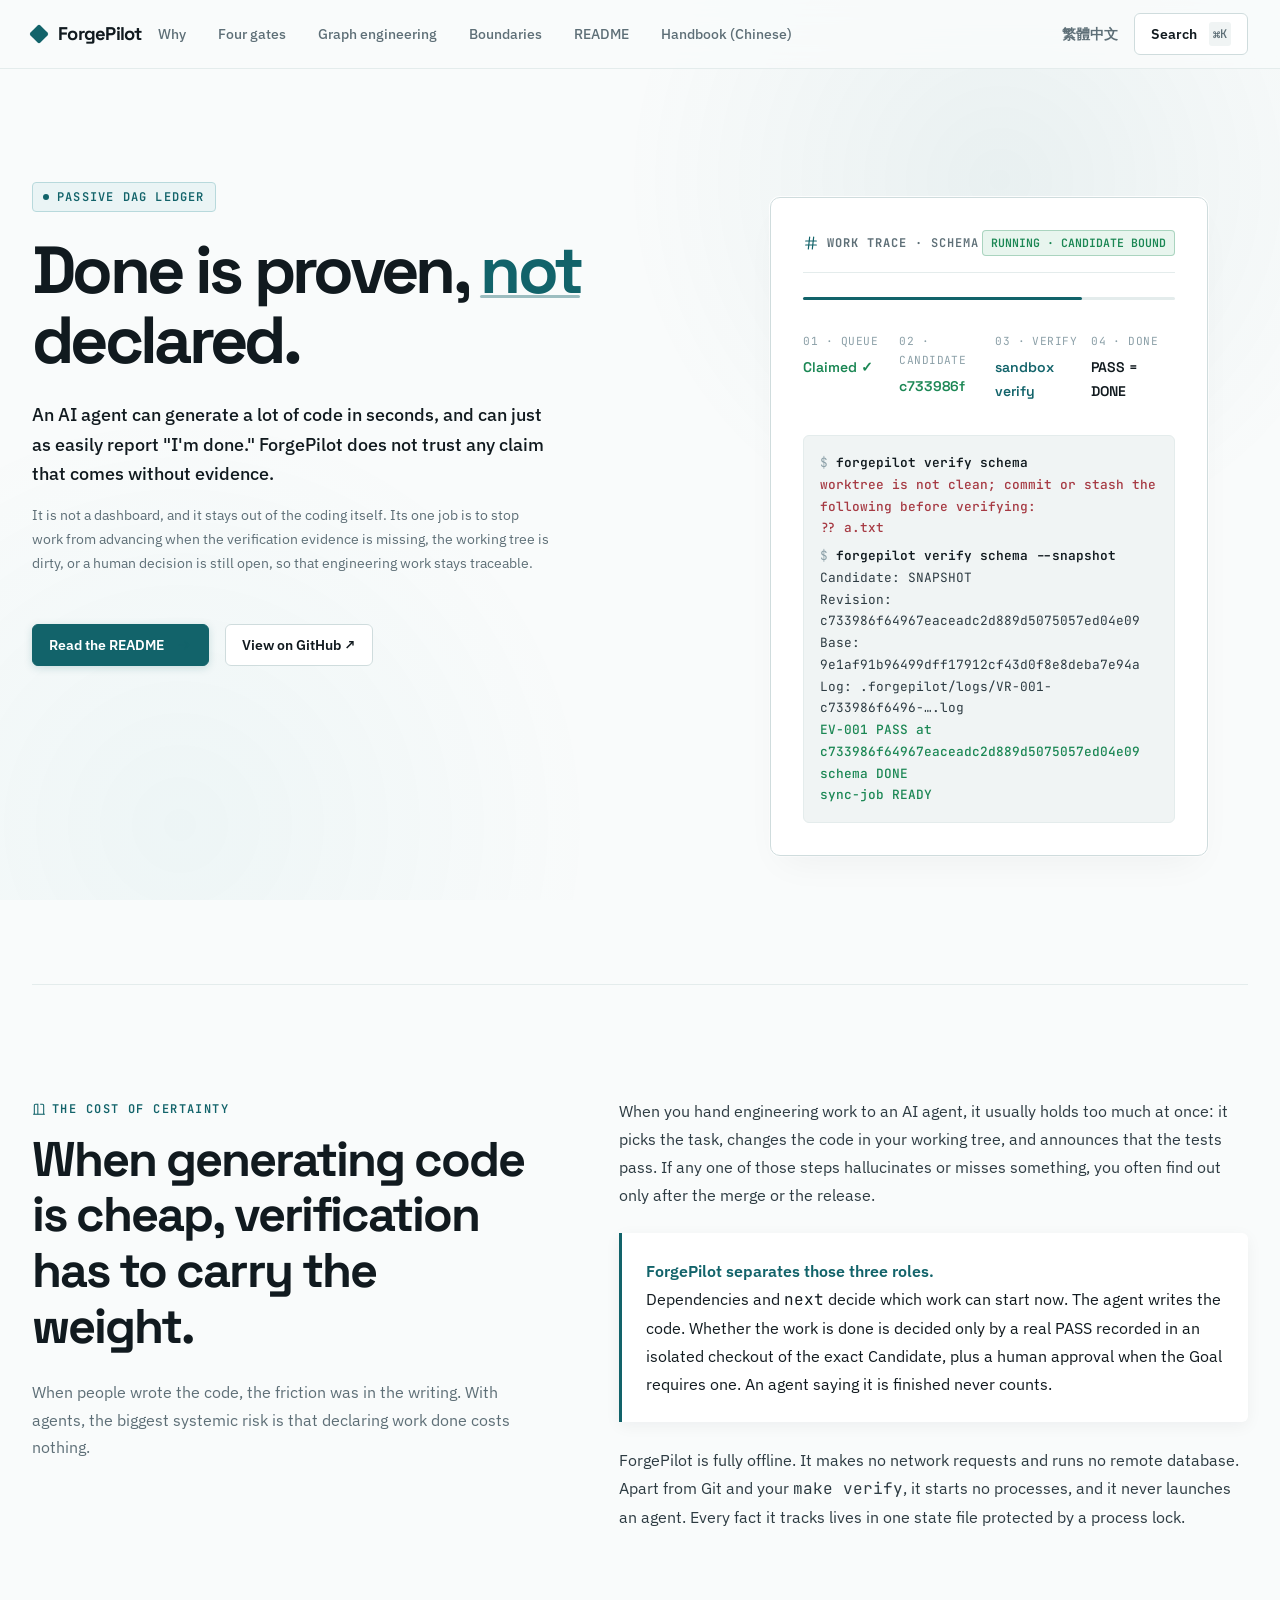
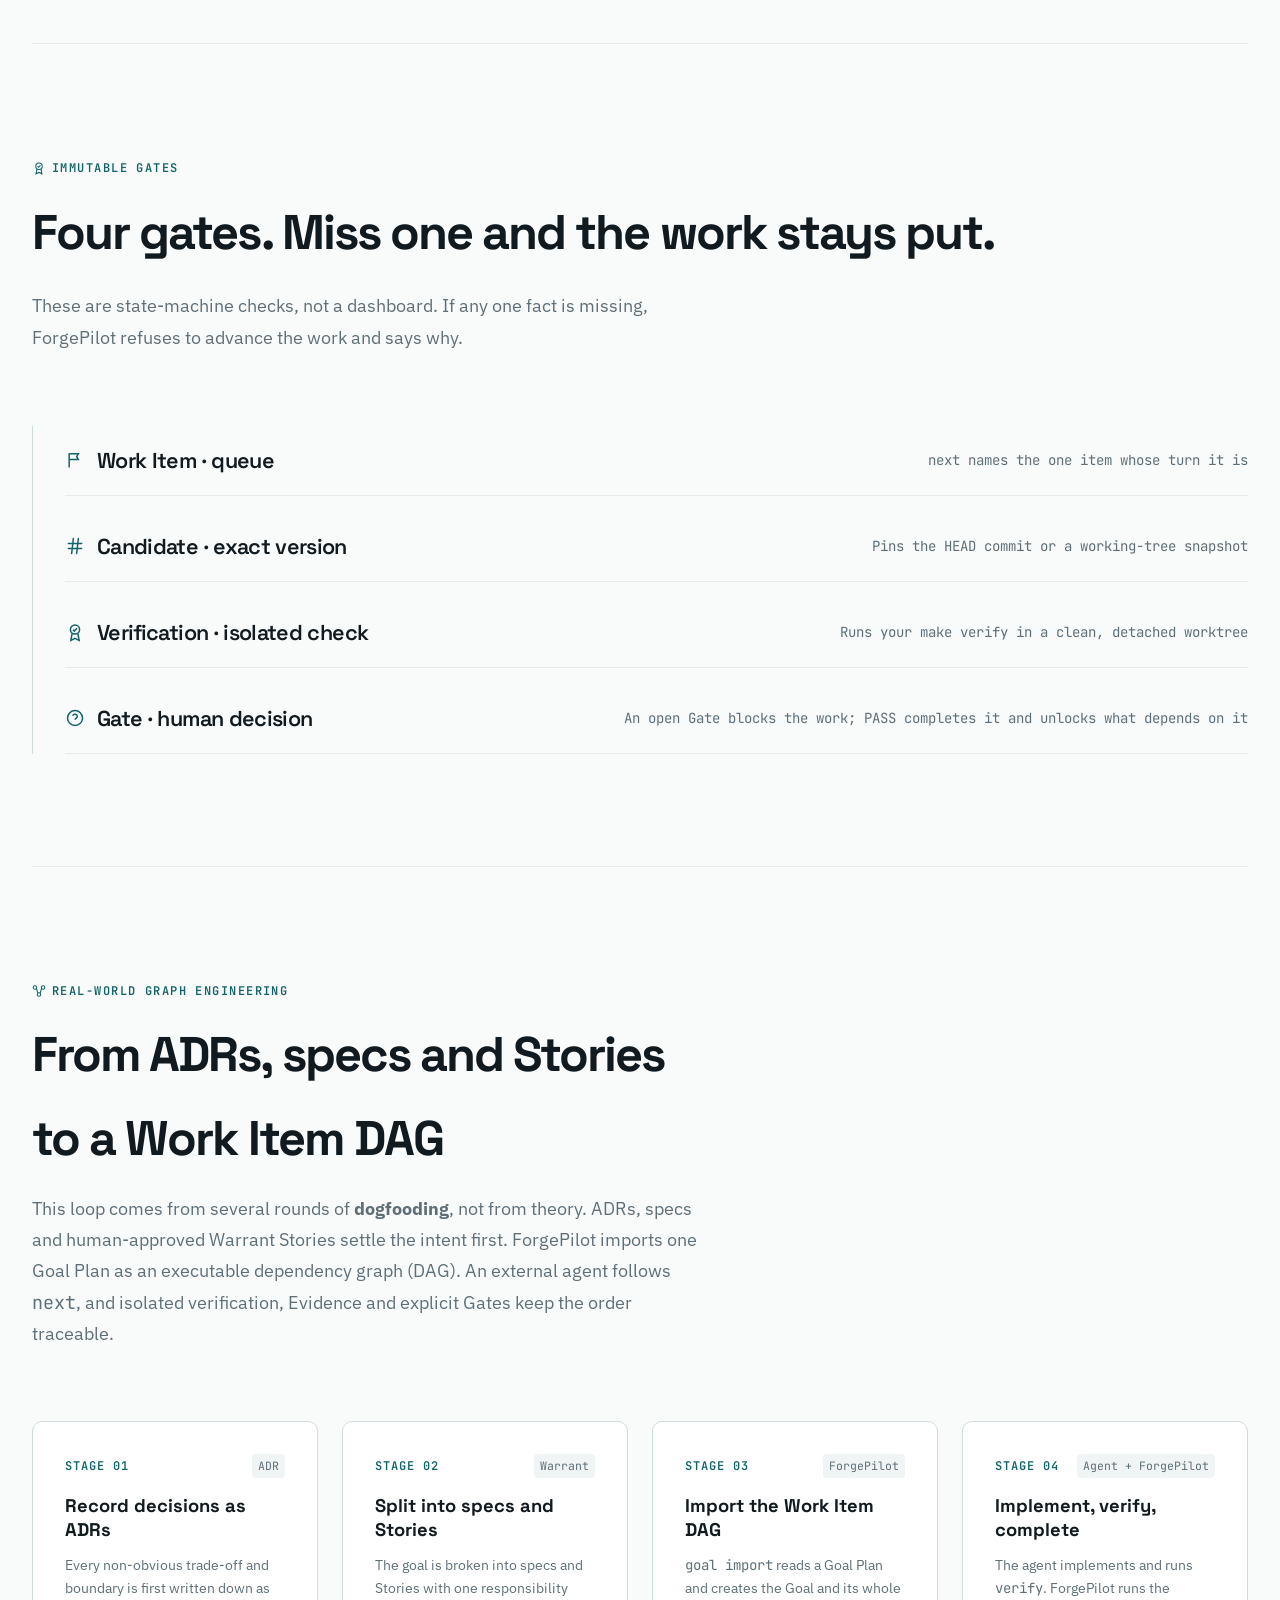
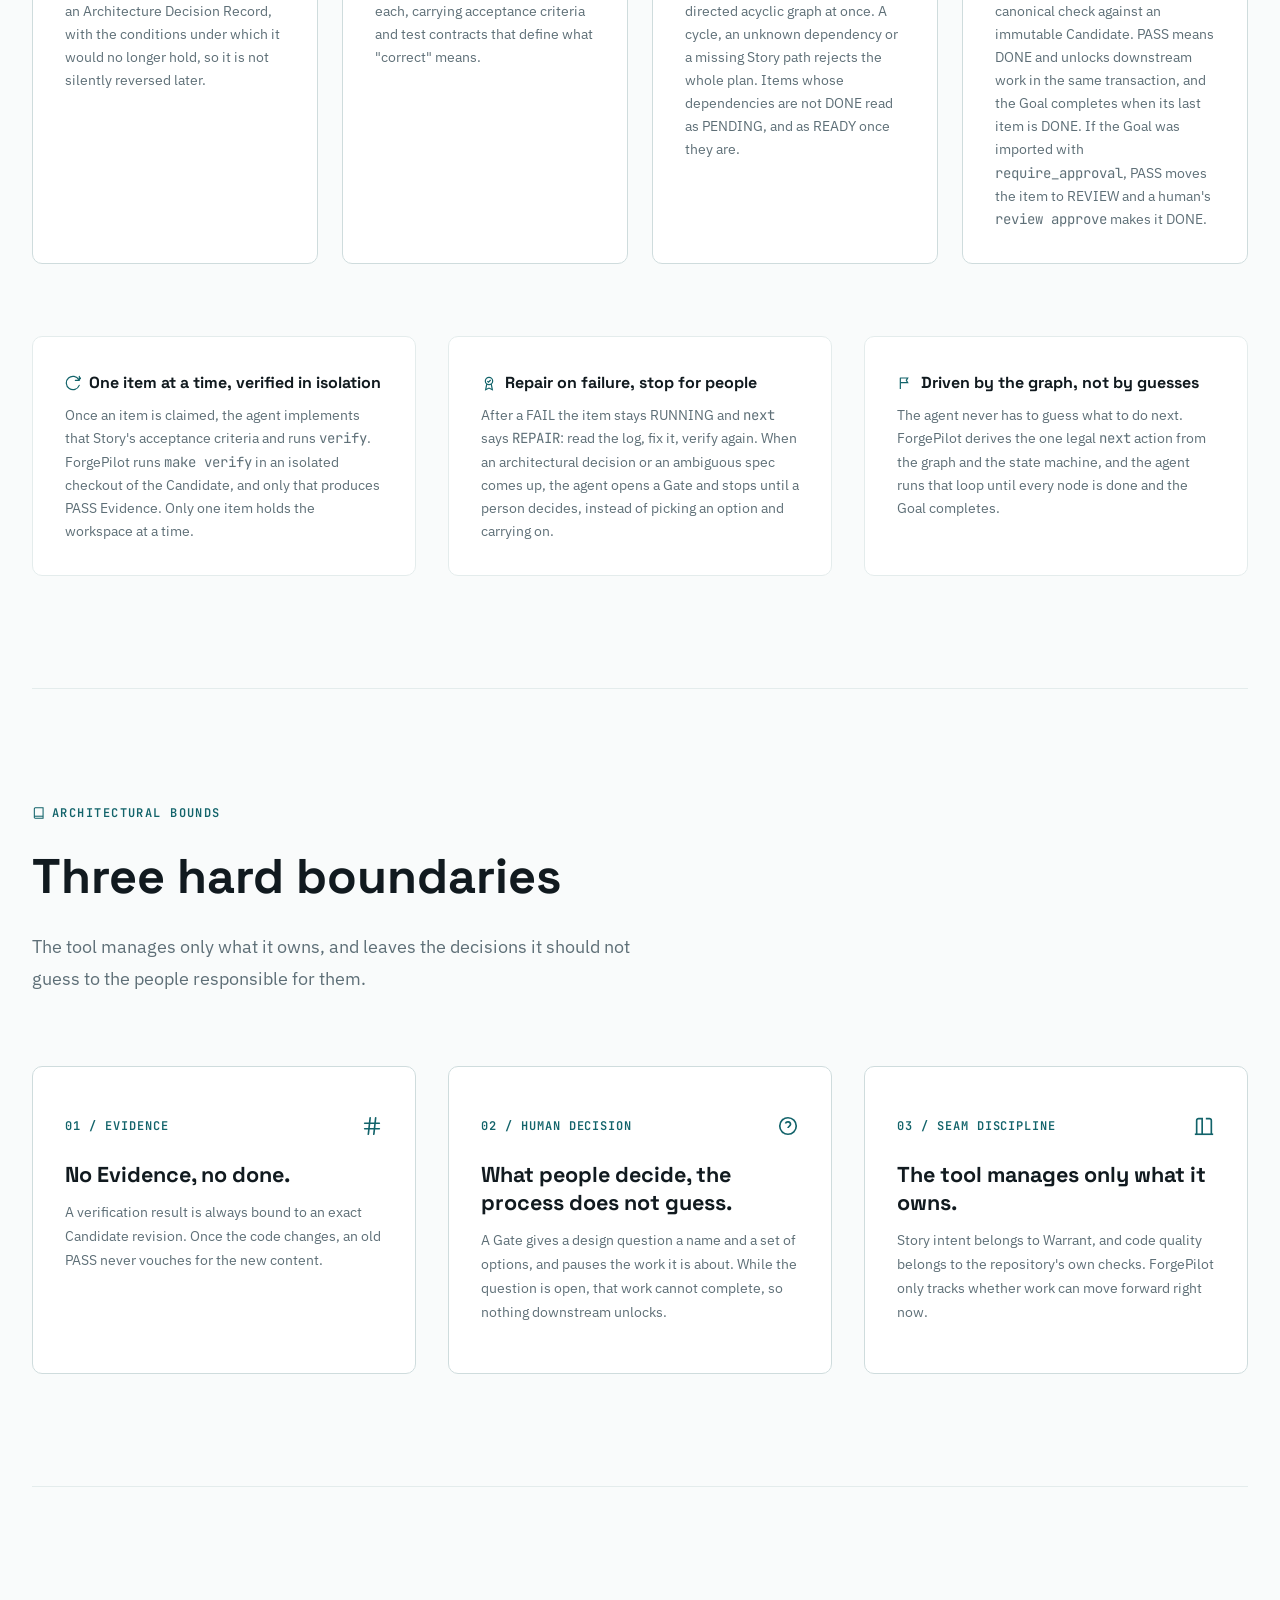
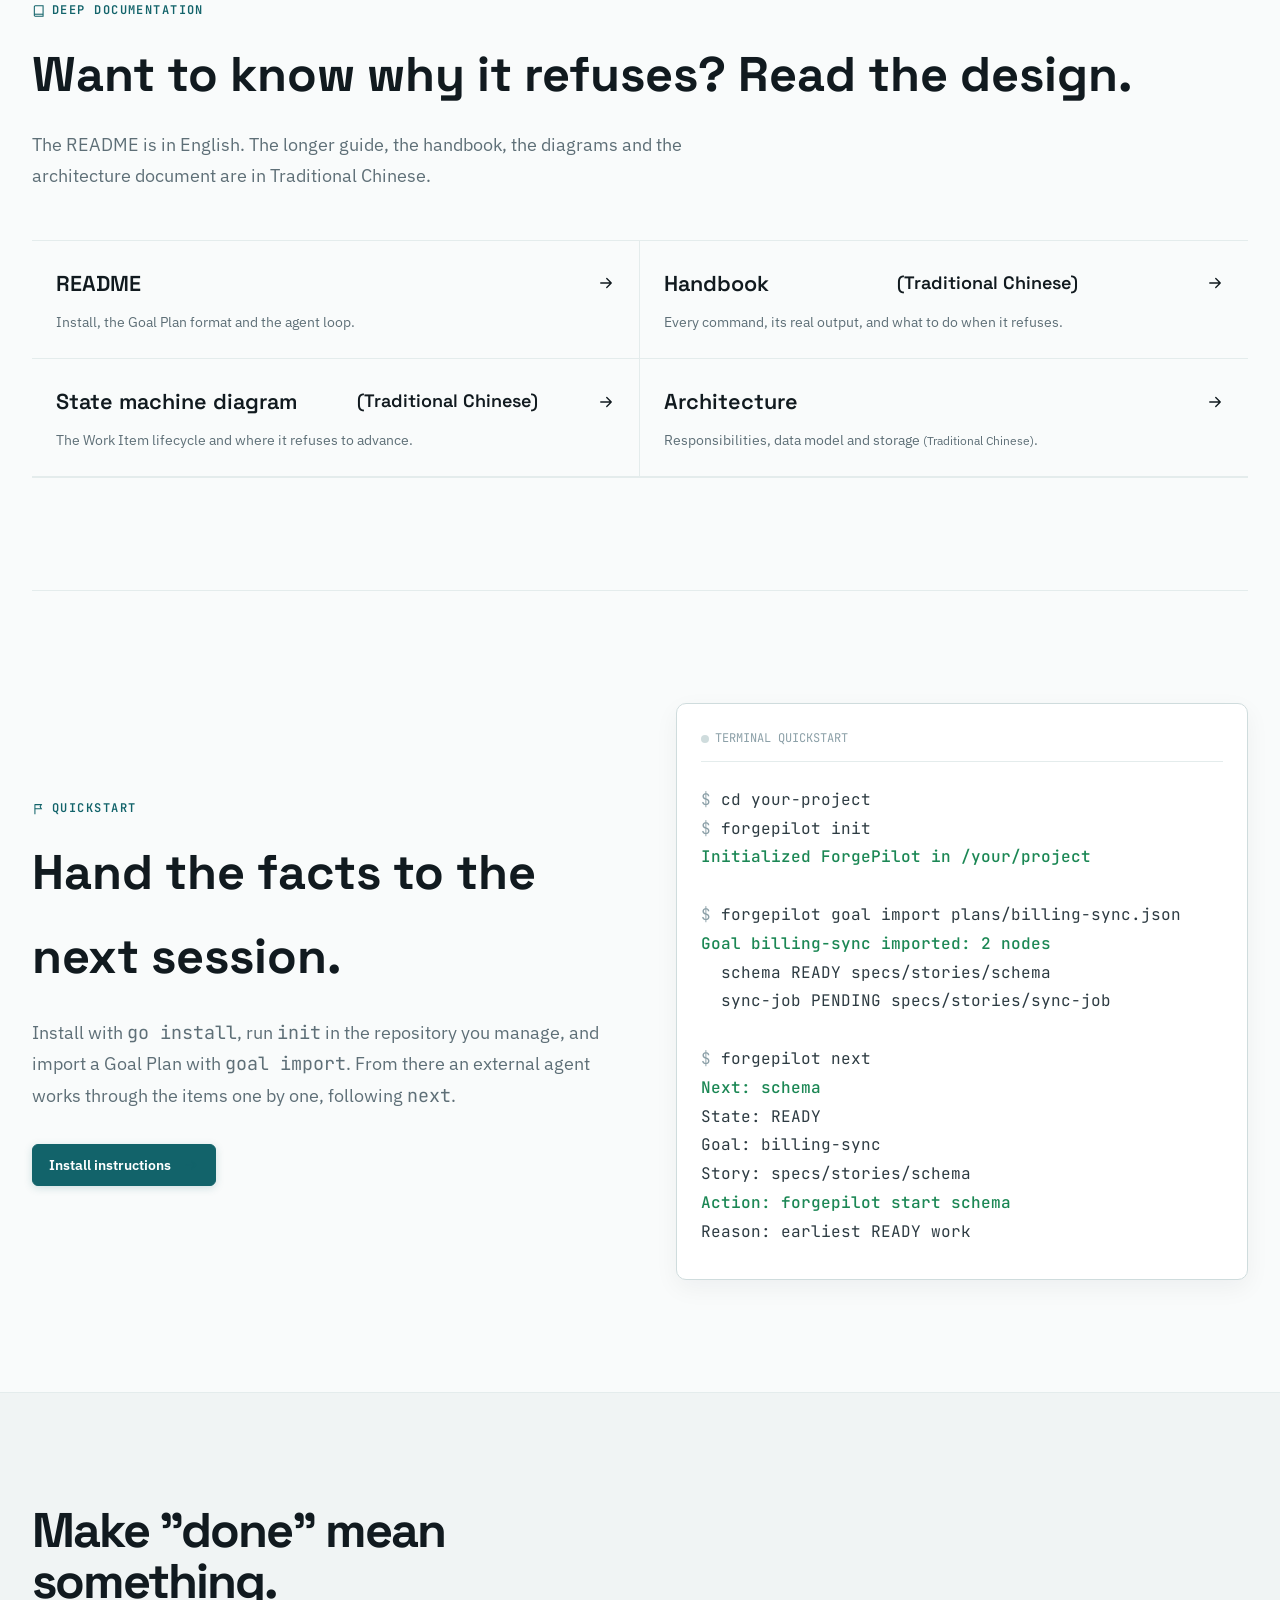
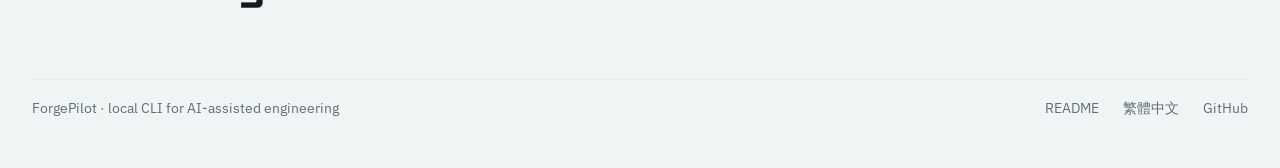
<file: docs/en/index.html>
<!doctype html>
<html lang="en">
<head>
<meta charset="utf-8">
<meta name="viewport" content="width=device-width, initial-scale=1, viewport-fit=cover">
<meta name="description" content="ForgePilot keeps actionable work, verification evidence and human decisions on one traceable path in AI-assisted engineering.">
<link rel="icon" href="../favicon.svg" type="image/svg+xml">
<link rel="preconnect" href="https://fonts.googleapis.com">
<link rel="preconnect" href="https://fonts.gstatic.com" crossorigin>
<link href="https://fonts.googleapis.com/css2?family=IBM+Plex+Sans:ital,wght@0,400;0,500;0,600;1,400&family=JetBrains+Mono:wght@400;500;600&family=Space+Grotesk:wght@500;600;700&display=swap" rel="stylesheet">
<link rel="stylesheet" href="../tokens.css">
<link rel="alternate" hreflang="zh-Hant" href="../">
<title>ForgePilot — Done is proven, not declared</title>
<style>
/* ── 全局重置與基底排版 ── */
html, body { overflow-x: clip; }
html { scroll-behavior: smooth; background: var(--color-paper); }
body {
  margin: 0;
  background: var(--color-paper);
  color: var(--color-ink-soft);
  font-family: var(--font-body);
  font-size: var(--text-base);
  line-height: 1.72;
  -webkit-font-smoothing: antialiased;
  position: relative;
}
*, *::before, *::after { box-sizing: border-box; }
a { color: inherit; text-decoration-thickness: var(--rule); text-underline-offset: 3px; }
button, input { font: inherit; }
button { cursor: pointer; }
code, pre, kbd { font-family: var(--font-mono); }
h1, h2, h3, h4, .display-font { font-family: var(--font-display); color: var(--color-ink); }
:focus-visible { outline: var(--rule) solid var(--color-focus); outline-offset: var(--space-2xs); }

.shell { width: min(100% - (var(--space-md) * 2), 76rem); margin-inline: auto; position: relative; z-index: var(--z-base); }
.sr-only { position: absolute; width: 1px; height: 1px; padding: 0; margin: -1px; overflow: hidden; clip: rect(0, 0, 0, 0); white-space: nowrap; border: 0; }

/* ── 微動態自然水波光暈（純 CSS，拒絕粗暴霓虹光） ── */
.ambient-scene {
  position: fixed;
  inset: 0;
  pointer-events: none;
  z-index: 0;
  overflow: hidden;
}
.ambient-glow-top {
  position: absolute;
  top: -200px;
  right: -100px;
  width: 760px;
  height: 760px;
  border-radius: 50%;
  background: radial-gradient(circle, rgba(18, 99, 106, 0.07) 0%, rgba(240, 244, 244, 0) 70%);
  animation: ambientFloat 18s ease-in-out infinite alternate;
}
.ambient-glow-bottom {
  position: absolute;
  top: 45%;
  left: -240px;
  width: 840px;
  height: 840px;
  border-radius: 50%;
  background: radial-gradient(circle, rgba(21, 143, 153, 0.05) 0%, rgba(240, 244, 244, 0) 70%);
  animation: ambientFloat 24s ease-in-out infinite alternate-reverse;
}
@keyframes ambientFloat {
  0% { transform: scale(0.96) translate(0, 0); opacity: 0.7; }
  50% { transform: scale(1.06) translate(30px, 20px); opacity: 1; }
  100% { transform: scale(0.98) translate(-20px, 35px); opacity: 0.8; }
}

/* ── 網站導覽 (Navbar) ── */
.site-nav {
  position: sticky;
  inset-block-start: 0;
  z-index: var(--z-sticky);
  border-block-end: var(--rule) solid var(--color-rule);
  background: color-mix(in srgb, var(--color-paper) 88%, transparent);
  backdrop-filter: blur(14px);
}
.site-nav__inner {
  min-height: 4.25rem;
  display: flex;
  align-items: center;
  justify-content: space-between;
  gap: var(--space-sm);
}
.wordmark {
  display: inline-flex;
  align-items: center;
  gap: var(--space-xs);
  color: var(--color-ink);
  font-family: var(--font-display);
  font-size: var(--text-md);
  font-weight: 700;
  letter-spacing: -0.04em;
  text-decoration: none;
  white-space: nowrap;
}
.brand-diamond {
  width: 14px;
  height: 14px;
  background: var(--color-accent);
  transform: rotate(45deg);
  border-radius: 2px;
  transition: transform .3s var(--ease-out);
}
.wordmark:hover .brand-diamond { transform: rotate(90deg) scale(1.1); }
.nav-links {
  display: none;
  align-items: center;
  gap: var(--space-lg);
  list-style: none;
  margin: 0;
  padding: 0;
}
.nav-links a {
  color: var(--color-muted);
  font-size: var(--text-sm);
  font-weight: 500;
  text-decoration: none;
  white-space: nowrap;
  transition: color var(--dur-short) var(--ease-out);
}
.nav-links a:hover { color: var(--color-accent); }
.lang-switch {
  color: var(--color-muted);
  font-size: var(--text-sm);
  font-weight: 600;
  text-decoration: none;
  white-space: nowrap;
  margin-left: auto;
}
.lang-switch:hover { color: var(--color-accent); }

/* ── 按鈕系統 ── */
.command-trigger, .button {
  min-height: var(--control-height);
  display: inline-flex;
  align-items: center;
  justify-content: center;
  gap: var(--space-xs);
  border: var(--rule) solid var(--color-rule-strong);
  border-radius: var(--radius-control);
  background: var(--color-surface);
  color: var(--color-ink);
  font-size: var(--text-sm);
  font-weight: 600;
  padding-inline: var(--space-sm);
  text-decoration: none;
  white-space: nowrap;
  transition: background-color var(--dur-short) var(--ease-out), border-color var(--dur-short) var(--ease-out), color var(--dur-short) var(--ease-out), transform var(--dur-micro) var(--ease-out);
}
.command-trigger kbd {
  color: var(--color-muted);
  font-family: var(--font-mono);
  font-size: var(--text-xs);
  font-weight: 500;
  padding: 2px 4px;
  border-radius: 3px;
  background: var(--color-paper-deep);
}
.button--primary {
  background: var(--color-accent);
  border-color: var(--color-accent);
  color: var(--color-accent-ink);
  box-shadow: 0 2px 8px rgba(18, 99, 106, 0.18);
}
.button--quiet { border-color: var(--color-rule-strong); background: var(--color-surface); }
.button--primary:hover {
  background: var(--color-ink);
  border-color: var(--color-ink);
  color: #ffffff;
  transform: translateY(-1px);
}
.command-trigger:hover, .button--quiet:hover {
  border-color: var(--color-accent);
  color: var(--color-accent);
}

/* ── HERO 區塊 ── */
.hero {
  padding-block: var(--space-3xl) var(--space-3xl);
  border-block-end: var(--rule) solid var(--color-rule);
}
.hero__layout {
  display: grid;
  grid-template-columns: 1.15fr 0.95fr;
  gap: var(--space-2xl);
  align-items: start;
}
.hero-tag {
  display: inline-flex;
  align-items: center;
  gap: 8px;
  font-family: var(--font-mono);
  font-size: var(--text-xs);
  font-weight: 600;
  letter-spacing: 0.1em;
  text-transform: uppercase;
  color: var(--color-accent);
  background: var(--color-accent-soft);
  border: var(--rule) solid var(--color-accent-border);
  padding: 4px 10px;
  border-radius: var(--radius-badge);
  margin-block-end: var(--space-md);
}
.hero-tag-dot {
  width: 6px;
  height: 6px;
  border-radius: 50%;
  background: var(--color-accent);
  box-shadow: 0 0 0 0 var(--color-accent);
  animation: pulseDot 2.4s infinite;
}
@keyframes pulseDot {
  0% { transform: scale(0.95); box-shadow: 0 0 0 0 rgba(18, 99, 106, 0.6); }
  70% { transform: scale(1); box-shadow: 0 0 0 6px rgba(18, 99, 106, 0); }
  100% { transform: scale(0.95); box-shadow: 0 0 0 0 rgba(18, 99, 106, 0); }
}

.hero__word {
  margin: 0 0 var(--space-md);
  font-family: var(--font-display);
  font-size: var(--text-display);
  font-weight: 700;
  letter-spacing: -0.055em;
  line-height: 1.05;
}
.hero__word span.mark-accent {
  color: var(--color-accent);
  position: relative;
  display: inline-block;
}
.hero__word span.mark-accent::after {
  content: "";
  position: absolute;
  left: 0;
  right: 0;
  bottom: 8px;
  height: 3px;
  background: color-mix(in srgb, var(--color-accent) 40%, transparent);
  border-radius: 2px;
}

.hero__prose {
  display: grid;
  gap: var(--space-sm);
  max-width: 52ch;
  margin-block-end: var(--space-xl);
  font-size: var(--text-base);
  color: var(--color-ink-soft);
}
.hero__prose p.lead {
  font-size: var(--text-md);
  font-weight: 500;
  line-height: 1.6;
  color: var(--color-ink);
  margin: 0;
}
.hero__prose p.context {
  color: var(--color-muted);
  font-size: var(--text-sm);
  line-height: 1.7;
  margin: 0;
}
.hero__actions {
  display: flex;
  flex-wrap: wrap;
  gap: var(--space-sm);
}

/* ── Work Trace 儀表（陶瓷紙感面板，非黑底） ── */
.trace-stage {
  position: relative;
  background: var(--color-surface);
  border: var(--rule) solid var(--color-rule-strong);
  border-radius: var(--radius-surface);
  padding: var(--space-lg);
  box-shadow: 0 16px 36px -12px var(--color-shadow), 0 0 0 1px rgba(255, 255, 255, 0.8);
  transition: transform var(--dur-short) var(--ease-out), box-shadow var(--dur-short) var(--ease-out);
}
.trace-stage:hover {
  transform: translateY(-2px);
  box-shadow: 0 20px 40px -10px rgba(18, 99, 106, 0.08), 0 0 0 1px var(--color-accent-border);
}
.trace-stage__caption {
  display: flex;
  justify-content: space-between;
  align-items: center;
  padding-block-end: var(--space-sm);
  border-block-end: var(--rule) solid var(--color-rule);
  margin-block-end: var(--space-md);
}
.trace-stage__title {
  font-family: var(--font-mono);
  font-size: var(--text-xs);
  letter-spacing: 0.08em;
  text-transform: uppercase;
  color: var(--color-muted);
  font-weight: 600;
  display: flex;
  align-items: center;
  gap: 8px;
}
.trace-badge {
  background: var(--color-success-soft);
  color: var(--color-success);
  border: var(--rule) solid color-mix(in srgb, var(--color-success) 30%, transparent);
  font-family: var(--font-mono);
  font-size: 0.72rem;
  padding: 2px 8px;
  border-radius: 4px;
  font-weight: 600;
}

.trace-meter {
  position: relative;
  height: 3px;
  background: var(--color-rule);
  border-radius: 2px;
  margin-block-end: var(--space-lg);
}
.trace-meter__bar {
  position: absolute;
  top: 0;
  left: 0;
  height: 100%;
  width: 75%;
  background: var(--color-accent);
  border-radius: 2px;
  animation: tracePulse 4s ease-in-out infinite alternate;
}
@keyframes tracePulse {
  0% { width: 55%; }
  100% { width: 92%; }
}

.trace-nodes {
  display: grid;
  grid-template-columns: repeat(4, 1fr);
  gap: var(--space-xs);
  list-style: none;
  margin: 0 0 var(--space-lg);
  padding: 0;
}
.trace-node { display: flex; flex-direction: column; gap: 4px; }
.trace-node__state {
  font-family: var(--font-mono);
  font-size: 0.7rem;
  color: var(--color-faint);
  letter-spacing: 0.04em;
}
.trace-node__fact {
  font-family: var(--font-display);
  font-size: var(--text-sm);
  font-weight: 600;
  color: var(--color-ink);
}
.trace-node.is-done .trace-node__fact { color: var(--color-success); }
.trace-node.is-active .trace-node__fact { color: var(--color-accent); }

.trace-terminal {
  background: var(--color-paper-deep);
  border: var(--rule) solid var(--color-rule);
  border-radius: var(--radius-control);
  padding: var(--space-sm);
  font-family: var(--font-mono);
  font-size: 0.8rem;
  line-height: 1.7;
  overflow-wrap: anywhere;
}
.t-cmd { color: var(--color-ink); font-weight: 600; }
.t-cmd::before { content: "$ "; color: var(--color-faint); font-weight: 400; }
.t-pass { color: var(--color-success); font-weight: 500; }
.t-stop { color: var(--color-error); font-weight: 500; }

/* ── 深度剖析（有段落感的結構文案） ── */
.problem-deepdive {
  padding-block: var(--space-3xl);
  border-block-end: var(--rule) solid var(--color-rule);
}
.deepdive__layout {
  display: grid;
  grid-template-columns: 0.9fr 1.1fr;
  gap: var(--space-2xl);
  align-items: start;
}
.eyebrow {
  margin: 0 0 var(--space-xs);
  color: var(--color-accent);
  font-family: var(--font-mono);
  font-size: var(--text-xs);
  font-weight: 600;
  letter-spacing: 0.12em;
  text-transform: uppercase;
  display: inline-flex;
  align-items: center;
  gap: 6px;
}
.deepdive__title {
  margin: 0 0 var(--space-md);
  font-size: var(--text-display-s);
  letter-spacing: -0.04em;
  line-height: 1.15;
}
.deepdive__prose {
  display: grid;
  gap: var(--space-md);
  font-size: var(--text-base);
  color: var(--color-ink-soft);
  line-height: 1.75;
}
.deepdive__prose p { margin: 0; }
.deepdive__callout {
  background: var(--color-surface);
  border-inline-start: 3px solid var(--color-accent);
  border-radius: 0 var(--radius-control) var(--radius-control) 0;
  padding: var(--space-md);
  box-shadow: 0 4px 16px var(--color-shadow);
  color: var(--color-ink);
}
.deepdive__callout strong { color: var(--color-accent); font-weight: 600; }

/* ── 流程動態推進 ── */
.proof {
  border-block-end: var(--rule) solid var(--color-rule);
  padding-block: var(--space-3xl);
}
.proof__layout { display: grid; gap: var(--space-2xl); }
.proof__copy h2 { margin: 0 0 var(--space-sm); font-size: var(--text-display-s); letter-spacing: -0.04em; }
.proof__copy p { max-width: 60ch; color: var(--color-muted); font-size: var(--text-md); margin: 0; }

.proof-flow {
  position: relative;
  display: grid;
  gap: var(--space-sm);
  border-inline-start: var(--rule) solid var(--color-rule-strong);
  padding-inline-start: var(--space-lg);
}
.proof-flow::before {
  position: absolute;
  inset-block: 0 auto;
  inset-inline-start: calc(var(--space-3xs) * -1);
  width: var(--space-2xs);
  background: var(--color-accent);
  content: "";
  transform: scaleY(0);
  transform-origin: top;
}
.proof-flow.is-in::before { animation: draw-line var(--dur-draw) var(--ease-out) forwards; }
.flow-node {
  display: flex;
  align-items: center;
  justify-content: space-between;
  gap: var(--space-sm);
  padding-block: var(--space-sm);
  border-block-end: var(--rule) solid var(--color-rule);
  opacity: 0;
  transform: translateY(var(--space-xs));
}
.proof-flow.is-in .flow-node { animation: settle var(--dur-long) var(--ease-out) forwards; }
.proof-flow.is-in .flow-node:nth-child(2) { animation-delay: var(--dur-micro); }
.proof-flow.is-in .flow-node:nth-child(3) { animation-delay: calc(var(--dur-micro) * 2); }
.proof-flow.is-in .flow-node:nth-child(4) { animation-delay: calc(var(--dur-micro) * 3); }
.flow-node__left { display: flex; align-items: center; gap: 12px; }
.flow-node__icon { color: var(--color-accent); width: 20px; height: 20px; flex-shrink: 0; }
.flow-node__name { color: var(--color-ink); font-family: var(--font-display); font-size: var(--text-lg); font-weight: 600; letter-spacing: -0.03em; }
.flow-node__fact { color: var(--color-muted); font-size: var(--text-sm); font-family: var(--font-mono); }

/* ── 三大架構原則 ── */
.principles { padding-block: var(--space-3xl); border-block-end: var(--rule) solid var(--color-rule); }
.principles__head { margin-block-end: var(--space-2xl); max-width: 60ch; }
.principles__head h2 { margin: 0 0 var(--space-xs); font-size: var(--text-display-s); }
.principles__head p { margin: 0; color: var(--color-muted); font-size: var(--text-md); }
.principles__grid { display: grid; gap: var(--space-lg); grid-template-columns: repeat(3, 1fr); }
.principle-card {
  background: var(--color-surface);
  border: var(--rule) solid var(--color-rule-strong);
  border-radius: var(--radius-surface);
  padding: var(--space-xl) var(--space-lg);
  transition: all var(--dur-short) var(--ease-out);
  display: flex;
  flex-direction: column;
}
.principle-card:hover {
  border-color: var(--color-accent-border);
  box-shadow: 0 12px 28px -8px rgba(18, 99, 106, 0.08);
  transform: translateY(-2px);
}
.principle-card__top {
  display: flex;
  justify-content: space-between;
  align-items: center;
  margin-block-end: var(--space-md);
}
.principle-card__num {
  font-family: var(--font-mono);
  font-size: var(--text-xs);
  color: var(--color-accent);
  font-weight: 600;
  letter-spacing: 0.08em;
}
.principle-card__icon { color: var(--color-accent); width: 22px; height: 22px; }
.principle-card__title { margin: 0 0 var(--space-xs); font-size: var(--text-lg); line-height: 1.3; }
.principle-card__body { margin: 0; color: var(--color-muted); font-size: var(--text-sm); line-height: 1.7; flex-grow: 1; }

/* ── 預留擴充區塊 (Slot for future sections) ── */
.custom-extension-slot {
  margin-block: var(--space-2xl);
  padding: var(--space-lg);
  border: 1px dashed var(--color-rule-strong);
  border-radius: var(--radius-surface);
  background: color-mix(in srgb, var(--color-paper-deep) 50%, transparent);
  text-align: center;
  color: var(--color-faint);
  font-family: var(--font-mono);
  font-size: var(--text-xs);
  letter-spacing: 0.08em;
}

/* ── Graph Engineering: 完整實踐機制與閉環流程 ── */
.graph-engineering {
  padding-block: var(--space-3xl);
  border-block-end: var(--rule) solid var(--color-rule);
}
.graph-head {
  max-width: 68ch;
  margin-block-end: var(--space-2xl);
}
.graph-head h2 {
  margin: 0 0 var(--space-xs);
  font-size: var(--text-display-s);
  letter-spacing: -0.04em;
}
.graph-head p {
  margin: 0;
  color: var(--color-muted);
  font-size: var(--text-md);
  line-height: 1.7;
}

.graph-pipeline {
  display: grid;
  grid-template-columns: repeat(4, 1fr);
  gap: var(--space-md);
  margin-block-end: var(--space-2xl);
}
.pipeline-step {
  background: var(--color-surface);
  border: var(--rule) solid var(--color-rule-strong);
  border-radius: var(--radius-surface);
  padding: var(--space-lg);
  display: flex;
  flex-direction: column;
  position: relative;
  transition: transform var(--dur-short) var(--ease-out), box-shadow var(--dur-short) var(--ease-out), border-color var(--dur-short) var(--ease-out);
}
.pipeline-step:hover {
  transform: translateY(-2px);
  border-color: var(--color-accent-border);
  box-shadow: 0 10px 24px -6px rgba(18, 99, 106, 0.08);
}
.pipeline-step__head {
  display: flex;
  justify-content: space-between;
  align-items: center;
  margin-block-end: var(--space-sm);
}
.pipeline-step__tag {
  font-family: var(--font-mono);
  font-size: var(--text-xs);
  font-weight: 600;
  color: var(--color-accent);
  letter-spacing: 0.08em;
}
.pipeline-step__badge {
  font-family: var(--font-mono);
  font-size: 0.72rem;
  padding: 2px 6px;
  border-radius: 4px;
  background: var(--color-paper-deep);
  color: var(--color-muted);
}
.pipeline-step__title {
  font-family: var(--font-display);
  font-size: var(--text-md);
  margin: 0 0 var(--space-xs);
  line-height: 1.3;
}
.pipeline-step__desc {
  color: var(--color-muted);
  font-size: var(--text-sm);
  line-height: 1.65;
  margin: 0;
  flex-grow: 1;
}

/* 實踐三原則 */
.graph-principles-grid {
  display: grid;
  grid-template-columns: repeat(3, 1fr);
  gap: var(--space-lg);
}
.graph-principle {
  background: var(--color-surface);
  border: var(--rule) solid var(--color-rule);
  border-radius: var(--radius-surface);
  padding: var(--space-lg);
}
.graph-principle h4 {
  font-family: var(--font-display);
  font-size: var(--text-base);
  margin: 0 0 var(--space-2xs);
  display: flex;
  align-items: center;
  gap: 8px;
  color: var(--color-ink);
}
.graph-principle p {
  color: var(--color-muted);
  font-size: var(--text-sm);
  line-height: 1.65;
  margin: 0;
}

/* 響應式佈局調整 */
@media (max-width: 68rem) {
  .graph-pipeline { grid-template-columns: repeat(2, 1fr); }
  .graph-principles-grid { grid-template-columns: 1fr; }
}
@media (max-width: 44rem) {
  .graph-pipeline { grid-template-columns: 1fr; }
}

/* ── 導覽指引與手冊 ── */
.guide-intro {
  display: grid;
  gap: var(--space-xl);
  padding-block: var(--space-3xl);
  border-block-end: var(--rule) solid var(--color-rule);
}
.guide-intro h2 { margin: 0 0 var(--space-xs); font-size: var(--text-display-s); }
.guide-intro__lede { max-width: 65ch; margin: 0; color: var(--color-muted); font-size: var(--text-md); }
.guide-links { display: grid; border-block: var(--rule) solid var(--color-rule); grid-template-columns: repeat(2, 1fr); }
.guide-link {
  display: grid;
  gap: var(--space-2xs);
  padding: var(--space-md);
  border-block-end: var(--rule) solid var(--color-rule);
  color: var(--color-ink);
  text-decoration: none;
  transition: background-color var(--dur-short) var(--ease-out), color var(--dur-short) var(--ease-out);
}
.guide-link:nth-child(odd) { border-inline-end: var(--rule) solid var(--color-rule); }
.guide-link__name {
  font-family: var(--font-display);
  font-size: var(--text-lg);
  font-weight: 600;
  display: flex;
  align-items: center;
  justify-content: space-between;
}
.guide-link__name svg { width: 18px; height: 18px; transition: transform .2s ease; }
.guide-link:hover .guide-link__name svg { transform: translateX(3px); }
.guide-link__description { color: var(--color-muted); font-size: var(--text-sm); }
.guide-link:hover { background: var(--color-accent-soft); color: var(--color-accent); }

/* ── 開始起手式 (Start) ── */
.start { padding-block: var(--space-3xl); }
.start__layout { display: grid; grid-template-columns: 1fr 1fr; gap: var(--space-2xl); align-items: center; }
.start__title { margin: 0 0 var(--space-sm); font-size: var(--text-display-s); }
.start__copy { max-width: 54ch; color: var(--color-muted); font-size: var(--text-md); margin-block-end: var(--space-lg); }
.start-terminal {
  background: var(--color-surface);
  border: var(--rule) solid var(--color-rule-strong);
  border-radius: var(--radius-surface);
  padding: var(--space-md);
  box-shadow: 0 8px 24px var(--color-shadow);
  overflow-x: auto;
}
.start-terminal-head {
  display: flex;
  align-items: center;
  gap: 6px;
  padding-block-end: var(--space-xs);
  border-block-end: var(--rule) solid var(--color-rule);
  margin-block-end: var(--space-sm);
  color: var(--color-faint);
  font-size: var(--text-xs);
  font-family: var(--font-mono);
}
.start-terminal-dot { width: 8px; height: 8px; border-radius: 50%; background: var(--color-rule-strong); }

/* ── 頁尾 ── */
.footer {
  padding-block: var(--space-3xl) var(--space-xl);
  border-block-start: var(--rule) solid var(--color-rule);
  background: var(--color-paper-deep);
}
.footer__statement {
  max-width: 20ch;
  margin: 0;
  font-family: var(--font-display);
  font-size: var(--text-display-s);
  font-weight: 700;
  letter-spacing: -0.04em;
  line-height: 1.05;
  color: var(--color-ink);
}
.footer__meta {
  display: flex;
  flex-wrap: wrap;
  gap: var(--space-sm) var(--space-lg);
  align-items: center;
  justify-content: space-between;
  margin-block-start: var(--space-2xl);
  padding-block-start: var(--space-sm);
  border-block-start: var(--rule) solid var(--color-rule);
  color: var(--color-muted);
  font-size: var(--text-sm);
}
.footer__links { display: flex; flex-wrap: wrap; gap: var(--space-md); }
.footer__links a { color: var(--color-muted); text-decoration: none; }
.footer__links a:hover { color: var(--color-accent); }

/* ── 搜尋 Dialog ── */
.command-palette {
  width: min(100% - (var(--space-md) * 2), 36rem);
  max-height: min(80dvh, 40rem);
  padding: 0;
  border: var(--rule) solid var(--color-rule-strong);
  border-radius: var(--radius-surface);
  background: var(--color-paper-raised);
  color: var(--color-ink);
  box-shadow: 0 var(--space-md) var(--space-xl) rgba(17, 26, 31, 0.12);
}
.command-palette::backdrop { background: rgba(17, 26, 31, 0.35); backdrop-filter: blur(4px); }
.command-palette__head { display: grid; gap: var(--space-2xs); padding: var(--space-md); border-block-end: var(--rule) solid var(--color-rule); }
.command-palette__head label { color: var(--color-muted); font-size: var(--text-xs); font-weight: 600; letter-spacing: 0.06em; }
.command-palette__input {
  min-height: var(--control-height);
  width: 100%;
  border: var(--rule) solid var(--color-rule-strong);
  border-radius: var(--radius-control);
  background: var(--color-paper-deep);
  color: var(--color-ink);
  padding-inline: var(--space-sm);
}
.command-palette__results { display: grid; gap: var(--space-3xs); padding: var(--space-sm); }
.command-item {
  min-height: var(--control-height);
  display: flex;
  align-items: center;
  justify-content: space-between;
  gap: var(--space-sm);
  border: var(--rule) solid transparent;
  border-radius: var(--radius-control);
  background: var(--color-paper-raised);
  color: var(--color-ink);
  padding-inline: var(--space-sm);
  text-align: start;
}
.command-item:hover, .command-item.is-selected { background: var(--color-accent-soft); border-color: var(--color-accent-border); color: var(--color-accent); }
.command-palette__footer { padding: var(--space-sm) var(--space-md); border-block-start: var(--rule) solid var(--color-rule); color: var(--color-muted); font-size: var(--text-xs); }

@keyframes settle { to { opacity: 1; transform: translateY(0); } }
@keyframes draw-line { to { transform: scaleY(1); } }

@media (max-width: 960px) {
  .hero__layout { grid-template-columns: minmax(0, 1fr); gap: var(--space-xl); }
  .deepdive__layout { grid-template-columns: minmax(0, 1fr); }
  .principles__grid { grid-template-columns: minmax(0, 1fr); }
  .start__layout { grid-template-columns: minmax(0, 1fr); }
  .guide-links { grid-template-columns: minmax(0, 1fr); }
  .guide-link:nth-child(odd) { border-inline-end: 0; }
}
@media (min-width: 60rem) { .nav-links { display: flex; } }
</style>
</head>
<body>
<!-- 精緻北歐水波晨光 (純 CSS 微動態) -->
<div class="ambient-scene" aria-hidden="true">
  <div class="ambient-glow-top"></div>
  <div class="ambient-glow-bottom"></div>
</div>

<!-- SVG 圖示資源庫 -->
<svg width="0" height="0" style="position:absolute" aria-hidden="true">
  <defs>
    <symbol id="i-gate" viewBox="0 0 24 24"><path d="M4 21V6a2 2 0 0 1 2-2h4v17" fill="none" stroke="currentColor" stroke-width="1.8"/><path d="M20 21V6a2 2 0 0 0-2-2h-4" fill="none" stroke="currentColor" stroke-width="1.8"/><path d="M2 21h20" fill="none" stroke="currentColor" stroke-width="1.8"/><path d="M14 12h.01" stroke="currentColor" stroke-width="2.5"/></symbol>
    <symbol id="i-seal" viewBox="0 0 24 24"><circle cx="12" cy="9" r="5.5" fill="none" stroke="currentColor" stroke-width="1.8"/><path d="M9.5 9.2l1.7 1.7 3.3-3.4" fill="none" stroke="currentColor" stroke-width="1.8"/><path d="M8.6 13.6L7 22l5-2.4L17 22l-1.6-8.4" fill="none" stroke="currentColor" stroke-width="1.8"/></symbol>
    <symbol id="i-hash" viewBox="0 0 24 24"><path d="M4 9h16M4 15h16M10 3L8 21M16 3l-2 18" fill="none" stroke="currentColor" stroke-width="1.8" stroke-linecap="round"/></symbol>
    <symbol id="i-ask" viewBox="0 0 24 24"><circle cx="12" cy="12" r="9" fill="none" stroke="currentColor" stroke-width="1.8"/><path d="M9.2 9.3a2.9 2.9 0 0 1 5.6.9c0 1.9-2.8 2.4-2.8 4" fill="none" stroke="currentColor" stroke-width="1.8"/><path d="M12 17.4h.01" stroke="currentColor" stroke-width="2.5"/></symbol>
    <symbol id="i-flag" viewBox="0 0 24 24"><path d="M5 21V4" fill="none" stroke="currentColor" stroke-width="1.8"/><path d="M5 4.5h11l-2 3.5 2 3.5H5" fill="none" stroke="currentColor" stroke-width="1.8"/></symbol>
    <symbol id="i-arrow" viewBox="0 0 24 24"><path d="M5 12h14M13 6l6 6-6 6" fill="none" stroke="currentColor" stroke-width="1.8" stroke-linecap="round" stroke-linejoin="round"/></symbol>
    <symbol id="i-book" viewBox="0 0 24 24"><path d="M4 4.5A1.5 1.5 0 0 1 5.5 3H19v18H5.5A1.5 1.5 0 0 1 4 19.5z" fill="none" stroke="currentColor" stroke-width="1.8"/><path d="M4 17.5h15" fill="none" stroke="currentColor" stroke-width="1.8"/></symbol>
    <symbol id="i-graph" viewBox="0 0 24 24"><circle cx="5" cy="6" r="3" fill="none" stroke="currentColor" stroke-width="1.8"/><circle cx="12" cy="18" r="3" fill="none" stroke="currentColor" stroke-width="1.8"/><circle cx="19" cy="6" r="3" fill="none" stroke="currentColor" stroke-width="1.8"/><path d="M7.5 7.5l2.5 8M16.5 7.5l-2.5 8" fill="none" stroke="currentColor" stroke-width="1.8"/></symbol>
    <symbol id="i-loop" viewBox="0 0 24 24"><path d="M21.5 2v6h-6M21.34 15.57a10 10 0 1 1-.57-8.38l5.67-5.19" fill="none" stroke="currentColor" stroke-width="1.8" stroke-linecap="round" stroke-linejoin="round"/></symbol>
    <symbol id="i-spark" viewBox="0 0 24 24"><path d="M12 2l2.4 7.2L22 12l-7.6 2.8L12 22l-2.4-7.2L2 12l7.6-2.8z" fill="none" stroke="currentColor" stroke-width="1.8" stroke-linejoin="round"/></symbol>
    <symbol id="i-image" viewBox="0 0 24 24"><rect x="3" y="3" width="18" height="18" rx="2" fill="none" stroke="currentColor" stroke-width="1.8"/><circle cx="8.5" cy="8.5" r="1.5" fill="currentColor"/><path d="M21 15l-5-5L5 21" fill="none" stroke="currentColor" stroke-width="1.8"/></symbol>
  </defs>
</svg>

<nav class="site-nav" aria-label="Main navigation">
  <div class="shell site-nav__inner">
    <a class="wordmark" href="#top">
      <span class="brand-diamond"></span>
      <span>ForgePilot</span>
    </a>
    <ul class="nav-links">
      <li><a href="#problem">Why</a></li>
      <li><a href="#proof">Four gates</a></li>
      <li><a href="#graph-engineering">Graph engineering</a></li>
      <li><a href="#principles">Boundaries</a></li>
      <li><a href="https://github.com/CarlLee1983/ForgePilot#readme">README</a></li>
      <li><a href="../learn/handbook.html" hreflang="zh-Hant">Handbook (Chinese)</a></li>
    </ul>
    <a class="lang-switch" href="../" hreflang="zh-Hant" lang="zh-Hant">繁體中文</a>
    <button class="command-trigger" type="button" data-command-open aria-haspopup="dialog">
      <span>Search</span><kbd>⌘K</kbd>
    </button>
  </div>
</nav>

<main id="top">
  <!-- HERO 區塊 -->
  <section class="hero shell" aria-labelledby="hero-title">
    <div class="hero__layout">
      <div>
        <div class="hero-tag">
          <span class="hero-tag-dot"></span>
          <span>Passive DAG Ledger</span>
        </div>
        <h1 class="hero__word" id="hero-title">Done is proven, <span class="mark-accent">not</span> declared.</h1>

        <div class="hero__prose">
          <p class="lead">
            An AI agent can generate a lot of code in seconds, and can just as easily report "I'm done." ForgePilot does not trust any claim that comes without evidence.
          </p>
          <p class="context">
            It is not a dashboard, and it stays out of the coding itself. Its one job is to stop work from advancing when the verification evidence is missing, the working tree is dirty, or a human decision is still open, so that engineering work stays traceable.
          </p>
        </div>

        <div class="hero__actions">
          <a class="button button--primary" href="https://github.com/CarlLee1983/ForgePilot#readme">Read the README <svg class="flow-node__icon" style="width:16px;height:16px;" aria-hidden="true"><use href="#i-arrow"/></svg></a>
          <a class="button button--quiet" href="https://github.com/CarlLee1983/ForgePilot" target="_blank">View on GitHub ↗</a>
        </div>
      </div>

      <!-- 右側 Work Trace 儀表 -->
      <figure class="trace-stage" data-trace aria-labelledby="trace-caption">
        <figcaption class="trace-stage__caption" id="trace-caption">
          <div class="trace-stage__title">
            <svg style="width:16px;height:16px;color:var(--color-accent);" aria-hidden="true"><use href="#i-hash"/></svg>
            <strong>WORK TRACE</strong><span>· schema</span>
          </div>
          <span class="trace-badge">RUNNING · CANDIDATE BOUND</span>
        </figcaption>

        <div class="trace-meter" aria-hidden="true">
          <div class="trace-meter__bar"></div>
        </div>

        <ol class="trace-nodes">
          <li class="trace-node is-done">
            <span class="trace-node__state">01 · QUEUE</span>
            <span class="trace-node__fact">Claimed ✓</span>
          </li>
          <li class="trace-node is-done">
            <span class="trace-node__state">02 · CANDIDATE</span>
            <span class="trace-node__fact">c733986f</span>
          </li>
          <li class="trace-node is-active">
            <span class="trace-node__state">03 · VERIFY</span>
            <span class="trace-node__fact">sandbox verify</span>
          </li>
          <li class="trace-node">
            <span class="trace-node__state">04 · DONE</span>
            <span class="trace-node__fact">PASS = DONE</span>
          </li>
        </ol>

        <div class="trace-terminal">
          <div><span class="t-cmd">forgepilot verify schema</span></div>
          <div class="t-stop">worktree is not clean; commit or stash the following before verifying:</div>
          <div class="t-stop">?? a.txt</div>
          <div style="margin-top:6px;"><span class="t-cmd">forgepilot verify schema --snapshot</span></div>
          <div>Candidate: SNAPSHOT</div>
          <div>Revision: c733986f64967eaceadc2d889d5075057ed04e09</div>
          <div>Base: 9e1af91b96499dff17912cf43d0f8e8deba7e94a</div>
          <div>Log: .forgepilot/logs/VR-001-c733986f6496-….log</div>
          <div class="t-pass">EV-001 PASS at c733986f64967eaceadc2d889d5075057ed04e09</div>
          <div class="t-pass">schema DONE</div>
          <div class="t-pass">sync-job READY</div>
        </div>
      </figure>
    </div>
  </section>

  <!-- 剖析段落：為什麼交付需要付代價 -->
  <section class="problem-deepdive shell" id="problem" aria-labelledby="problem-title">
    <div class="deepdive__layout">
      <div>
        <span class="eyebrow"><svg style="width:14px;height:14px;" aria-hidden="true"><use href="#i-gate"/></svg> The Cost of Certainty</span>
        <h2 class="deepdive__title" id="problem-title">When generating code is cheap, verification has to carry the weight.</h2>
        <p style="color:var(--color-muted); font-size:var(--text-base); margin:0;">
          When people wrote the code, the friction was in the writing. With agents, the biggest systemic risk is that declaring work done costs nothing.
        </p>
      </div>

      <div class="deepdive__prose">
        <p>
          When you hand engineering work to an AI agent, it usually holds too much at once: it picks the task, changes the code in your working tree, and announces that the tests pass. If any one of those steps hallucinates or misses something, you often find out only after the merge or the release.
        </p>
        <div class="deepdive__callout">
          <strong>ForgePilot separates those three roles.</strong><br>
          Dependencies and <code>next</code> decide which work can start now. The agent writes the code. Whether the work is done is decided only by a real PASS recorded in an isolated checkout of the exact Candidate, plus a human approval when the Goal requires one. An agent saying it is finished never counts.
        </div>
        <p>
          ForgePilot is fully offline. It makes no network requests and runs no remote database. Apart from Git and your <code>make verify</code>, it starts no processes, and it never launches an agent. Every fact it tracks lives in one state file protected by a process lock.
        </p>
      </div>
    </div>
  </section>

  <!-- 四道推進順序 (Proof Flow) -->
  <section class="proof shell" id="proof" aria-labelledby="proof-title">
    <div class="proof__layout">
      <div class="proof__copy">
        <span class="eyebrow"><svg style="width:14px;height:14px;" aria-hidden="true"><use href="#i-seal"/></svg> Immutable Gates</span>
        <h2 id="proof-title">Four gates. Miss one and the work stays put.</h2>
        <p>These are state-machine checks, not a dashboard. If any one fact is missing, ForgePilot refuses to advance the work and says why.</p>
      </div>

      <div class="proof-flow" data-reveal aria-label="How ForgePilot advances work">
        <div class="flow-node">
          <div class="flow-node__left">
            <svg class="flow-node__icon" aria-hidden="true"><use href="#i-flag"/></svg>
            <span class="flow-node__name">Work Item · queue</span>
          </div>
          <span class="flow-node__fact">next names the one item whose turn it is</span>
        </div>
        <div class="flow-node">
          <div class="flow-node__left">
            <svg class="flow-node__icon" aria-hidden="true"><use href="#i-hash"/></svg>
            <span class="flow-node__name">Candidate · exact version</span>
          </div>
          <span class="flow-node__fact">Pins the HEAD commit or a working-tree snapshot</span>
        </div>
        <div class="flow-node">
          <div class="flow-node__left">
            <svg class="flow-node__icon" aria-hidden="true"><use href="#i-seal"/></svg>
            <span class="flow-node__name">Verification · isolated check</span>
          </div>
          <span class="flow-node__fact">Runs your make verify in a clean, detached worktree</span>
        </div>
        <div class="flow-node">
          <div class="flow-node__left">
            <svg class="flow-node__icon" aria-hidden="true"><use href="#i-ask"/></svg>
            <span class="flow-node__name">Gate · human decision</span>
          </div>
          <span class="flow-node__fact">An open Gate blocks the work; PASS completes it and unlocks what depends on it</span>
        </div>
      </div>
    </div>
  </section>

  <!-- Graph Engineering 實踐機制與完整閉環 -->
  <section class="graph-engineering shell" id="graph-engineering" aria-labelledby="graph-title">
    <div class="graph-head">
      <span class="eyebrow"><svg style="width:14px;height:14px;" aria-hidden="true"><use href="#i-graph"/></svg> Real-world Graph Engineering</span>
      <h2 id="graph-title">From ADRs, specs and Stories to a Work Item DAG</h2>
      <p>
        This loop comes from several rounds of <strong>dogfooding</strong>, not from theory. ADRs, specs and human-approved Warrant Stories settle the intent first. ForgePilot imports one Goal Plan as an executable dependency graph (DAG). An external agent follows <code>next</code>, and isolated verification, Evidence and explicit Gates keep the order traceable.
      </p>
    </div>

    <!-- 四階段流水線 -->
    <div class="graph-pipeline" aria-label="Graph engineering pipeline">
      <article class="pipeline-step">
        <div class="pipeline-step__head">
          <span class="pipeline-step__tag">STAGE 01</span>
          <span class="pipeline-step__badge">ADR</span>
        </div>
        <h3 class="pipeline-step__title">Record decisions as ADRs</h3>
        <p class="pipeline-step__desc">
          Every non-obvious trade-off and boundary is first written down as an Architecture Decision Record, with the conditions under which it would no longer hold, so it is not silently reversed later.
        </p>
      </article>

      <article class="pipeline-step">
        <div class="pipeline-step__head">
          <span class="pipeline-step__tag">STAGE 02</span>
          <span class="pipeline-step__badge">Warrant</span>
        </div>
        <h3 class="pipeline-step__title">Split into specs and Stories</h3>
        <p class="pipeline-step__desc">
          The goal is broken into specs and Stories with one responsibility each, carrying acceptance criteria and test contracts that define what "correct" means.
        </p>
      </article>

      <article class="pipeline-step">
        <div class="pipeline-step__head">
          <span class="pipeline-step__tag">STAGE 03</span>
          <span class="pipeline-step__badge">ForgePilot</span>
        </div>
        <h3 class="pipeline-step__title">Import the Work Item DAG</h3>
        <p class="pipeline-step__desc">
          <code>goal import</code> reads a Goal Plan and creates the Goal and its whole directed acyclic graph at once. A cycle, an unknown dependency or a missing Story path rejects the whole plan. Items whose dependencies are not DONE read as PENDING, and as READY once they are.
        </p>
      </article>

      <article class="pipeline-step">
        <div class="pipeline-step__head">
          <span class="pipeline-step__tag">STAGE 04</span>
          <span class="pipeline-step__badge">Agent + ForgePilot</span>
        </div>
        <h3 class="pipeline-step__title">Implement, verify, complete</h3>
        <p class="pipeline-step__desc">
          The agent implements and runs <code>verify</code>. ForgePilot runs the canonical check against an immutable Candidate. PASS means DONE and unlocks downstream work in the same transaction, and the Goal completes when its last item is DONE. If the Goal was imported with <code>require_approval</code>, PASS moves the item to REVIEW and a human's <code>review approve</code> makes it DONE.
        </p>
      </article>
    </div>

    <!-- 實踐核心三大原則 -->
    <div class="graph-principles-grid">
      <div class="graph-principle">
        <h4><svg style="width:16px;height:16px;color:var(--color-accent);" aria-hidden="true"><use href="#i-loop"/></svg> One item at a time, verified in isolation</h4>
        <p>
          Once an item is claimed, the agent implements that Story's acceptance criteria and runs <code>verify</code>. ForgePilot runs <code>make verify</code> in an isolated checkout of the Candidate, and only that produces PASS Evidence. Only one item holds the workspace at a time.
        </p>
      </div>

      <div class="graph-principle">
        <h4><svg style="width:16px;height:16px;color:var(--color-accent);" aria-hidden="true"><use href="#i-seal"/></svg> Repair on failure, stop for people</h4>
        <p>
          After a FAIL the item stays RUNNING and <code>next</code> says <code>REPAIR</code>: read the log, fix it, verify again. When an architectural decision or an ambiguous spec comes up, the agent opens a Gate and stops until a person decides, instead of picking an option and carrying on.
        </p>
      </div>

      <div class="graph-principle">
        <h4><svg style="width:16px;height:16px;color:var(--color-accent);" aria-hidden="true"><use href="#i-flag"/></svg> Driven by the graph, not by guesses</h4>
        <p>
          The agent never has to guess what to do next. ForgePilot derives the one legal <code>next</code> action from the graph and the state machine, and the agent runs that loop until every node is done and the Goal completes.
        </p>
      </div>
    </div>
  </section>

  <!-- 三大架構邊界原則 -->
  <section class="principles shell" id="principles" aria-labelledby="principles-title">
    <div class="principles__head">
      <span class="eyebrow"><svg style="width:14px;height:14px;" aria-hidden="true"><use href="#i-book"/></svg> Architectural Bounds</span>
      <h2 id="principles-title">Three hard boundaries</h2>
      <p>The tool manages only what it owns, and leaves the decisions it should not guess to the people responsible for them.</p>
    </div>

    <div class="principles__grid">
      <article class="principle-card">
        <div class="principle-card__top">
          <span class="principle-card__num">01 / EVIDENCE</span>
          <svg class="principle-card__icon" aria-hidden="true"><use href="#i-hash"/></svg>
        </div>
        <h3 class="principle-card__title">No Evidence, no done.</h3>
        <p class="principle-card__body">
          A verification result is always bound to an exact Candidate revision. Once the code changes, an old PASS never vouches for the new content.
        </p>
      </article>

      <article class="principle-card">
        <div class="principle-card__top">
          <span class="principle-card__num">02 / HUMAN DECISION</span>
          <svg class="principle-card__icon" aria-hidden="true"><use href="#i-ask"/></svg>
        </div>
        <h3 class="principle-card__title">What people decide, the process does not guess.</h3>
        <p class="principle-card__body">
          A Gate gives a design question a name and a set of options, and pauses the work it is about. While the question is open, that work cannot complete, so nothing downstream unlocks.
        </p>
      </article>

      <article class="principle-card">
        <div class="principle-card__top">
          <span class="principle-card__num">03 / SEAM DISCIPLINE</span>
          <svg class="principle-card__icon" aria-hidden="true"><use href="#i-gate"/></svg>
        </div>
        <h3 class="principle-card__title">The tool manages only what it owns.</h3>
        <p class="principle-card__body">
          Story intent belongs to Warrant, and code quality belongs to the repository's own checks. ForgePilot only tracks whether work can move forward right now.
        </p>
      </article>
    </div>
  </section>

  <!-- 指引入口 (Guides) -->
  <section class="guide-intro shell" id="guide" aria-labelledby="guide-title">
    <div>
      <span class="eyebrow"><svg style="width:14px;height:14px;" aria-hidden="true"><use href="#i-book"/></svg> Deep Documentation</span>
      <h2 id="guide-title">Want to know why it refuses? Read the design.</h2>
      <p class="guide-intro__lede">The README is in English. The longer guide, the handbook, the diagrams and the architecture document are in Traditional Chinese.</p>
    </div>

    <div class="guide-links">
      <a class="guide-link" href="https://github.com/CarlLee1983/ForgePilot#readme">
        <span class="guide-link__name">README <svg aria-hidden="true"><use href="#i-arrow"/></svg></span>
        <span class="guide-link__description">Install, the Goal Plan format and the agent loop.</span>
      </a>
      <a class="guide-link" href="../learn/handbook.html" hreflang="zh-Hant">
        <span class="guide-link__name">Handbook <small>(Traditional Chinese)</small> <svg aria-hidden="true"><use href="#i-arrow"/></svg></span>
        <span class="guide-link__description">Every command, its real output, and what to do when it refuses.</span>
      </a>
      <a class="guide-link" href="../diagrams/work-item-lifecycle.html" hreflang="zh-Hant">
        <span class="guide-link__name">State machine diagram <small>(Traditional Chinese)</small> <svg aria-hidden="true"><use href="#i-arrow"/></svg></span>
        <span class="guide-link__description">The Work Item lifecycle and where it refuses to advance.</span>
      </a>
      <a class="guide-link" href="https://github.com/CarlLee1983/ForgePilot/blob/main/docs/architecture.md" target="_blank">
        <span class="guide-link__name">Architecture <svg aria-hidden="true"><use href="#i-arrow"/></svg></span>
        <span class="guide-link__description">Responsibilities, data model and storage <small>(Traditional Chinese)</small>.</span>
      </a>
    </div>
  </section>

  <!-- 起手式 (Start) -->
  <section class="start shell" aria-labelledby="start-title">
    <div class="start__layout">
      <div>
        <span class="eyebrow"><svg style="width:14px;height:14px;" aria-hidden="true"><use href="#i-flag"/></svg> Quickstart</span>
        <h2 class="start__title" id="start-title">Hand the facts to the next session.</h2>
        <p class="start__copy">Install with <code>go install</code>, run <code>init</code> in the repository you manage, and import a Goal Plan with <code>goal import</code>. From there an external agent works through the items one by one, following <code>next</code>.</p>
        <a class="button button--primary" href="https://github.com/CarlLee1983/ForgePilot#install">Install instructions <svg class="flow-node__icon" style="width:16px;height:16px;" aria-hidden="true"><use href="#i-arrow"/></svg></a>
      </div>

      <div class="start-terminal">
        <div class="start-terminal-head">
          <span class="start-terminal-dot"></span>
          <span>TERMINAL QUICKSTART</span>
        </div>
        <pre style="margin:0; padding-block:var(--space-2xs); line-height:1.8;"><code><span style="color:var(--color-faint);">$</span> cd your-project
<span style="color:var(--color-faint);">$</span> forgepilot init
<span class="t-pass">Initialized ForgePilot in /your/project</span>

<span style="color:var(--color-faint);">$</span> forgepilot goal import plans/billing-sync.json
<span class="t-pass">Goal billing-sync imported: 2 nodes</span>
  schema READY specs/stories/schema
  sync-job PENDING specs/stories/sync-job

<span style="color:var(--color-faint);">$</span> forgepilot next
<span class="t-pass">Next: schema</span>
State: READY
Goal: billing-sync
Story: specs/stories/schema
<span class="t-pass">Action: forgepilot start schema</span>
Reason: earliest READY work</code></pre>
      </div>
    </div>
  </section>
</main>

<footer class="footer">
  <div class="shell">
    <p class="footer__statement">Make "done" mean something.</p>
    <div class="footer__meta">
      <span>ForgePilot · local CLI for AI-assisted engineering</span>
      <div class="footer__links">
        <a href="https://github.com/CarlLee1983/ForgePilot#readme">README</a>
        <a href="../" hreflang="zh-Hant">繁體中文</a>
        <a href="https://github.com/CarlLee1983/ForgePilot" target="_blank">GitHub</a>
      </div>
    </div>
  </div>
</footer>

<!-- 快捷搜尋 Dialog -->
<dialog class="command-palette" data-command-dialog aria-labelledby="command-title">
  <div class="command-palette__head">
    <label for="command-search" id="command-title">Search</label>
    <input class="command-palette__input" id="command-search" type="search" autocomplete="off" placeholder="Try “handbook”, “architecture” or “GitHub”" data-command-search>
  </div>
  <div class="command-palette__results" data-command-results>
    <button class="command-item" type="button" data-command-target="https://github.com/CarlLee1983/ForgePilot#readme"><span>README</span><small>Overview</small></button>
    <button class="command-item" type="button" data-command-target="../learn/handbook.html"><span>Handbook (Traditional Chinese)</span><small>Handbook</small></button>
    <button class="command-item" type="button" data-command-target="../diagrams/work-item-lifecycle.html"><span>State machine diagram</span><small>Lifecycle</small></button>
    <button class="command-item" type="button" data-command-target="https://github.com/CarlLee1983/ForgePilot"><span>GitHub repository</span><small>Source</small></button>
    <p class="command-empty" data-command-empty hidden style="margin:0; padding:var(--space-md); color:var(--color-muted);">No matching pages.</p>
  </div>
  <div class="command-palette__footer">↑ ↓ to select · Enter to open · Esc to close</div>
</dialog>

<script>
(() => {
  const reduceMotion = window.matchMedia('(prefers-reduced-motion: reduce)').matches;
  const revealTarget = document.querySelector('[data-reveal]');
  if (revealTarget) {
    if (reduceMotion || !('IntersectionObserver' in window)) {
      revealTarget.classList.add('is-in');
    } else {
      new IntersectionObserver((entries, observer) => {
        if (entries.some((entry) => entry.isIntersecting)) {
          revealTarget.classList.add('is-in');
          observer.disconnect();
        }
      }, { threshold: 0.2 }).observe(revealTarget);
    }
  }

  const dialog = document.querySelector('[data-command-dialog]');
  const search = document.querySelector('[data-command-search]');
  const openers = document.querySelectorAll('[data-command-open]');
  const items = [...document.querySelectorAll('[data-command-target]')];
  const empty = document.querySelector('[data-command-empty]');
  let selected = 0;

  const visibleItems = () => items.filter((item) => !item.hidden);
  const select = (index) => {
    const visible = visibleItems();
    selected = Math.max(0, Math.min(index, visible.length - 1));
    items.forEach((item) => item.classList.remove('is-selected'));
    if (visible[selected]) visible[selected].classList.add('is-selected');
  };
  const open = () => {
    if (!dialog.open) dialog.showModal();
    search.value = '';
    items.forEach((item) => { item.hidden = false; });
    empty.hidden = true;
    select(0);
    search.focus({ preventScroll: true });
  };
  openers.forEach((opener) => opener.addEventListener('click', open));
  search.addEventListener('input', () => {
    const query = search.value.trim().toLocaleLowerCase();
    items.forEach((item) => {
      item.hidden = !item.textContent.toLocaleLowerCase().includes(query);
    });
    empty.hidden = visibleItems().length !== 0;
    select(0);
  });
  dialog.addEventListener('click', (event) => {
    if (event.target === dialog) dialog.close();
  });
  dialog.addEventListener('keydown', (event) => {
    const visible = visibleItems();
    if (!visible.length) return;
    if (event.key === 'ArrowDown') { event.preventDefault(); select((selected + 1) % visible.length); }
    if (event.key === 'ArrowUp') { event.preventDefault(); select((selected - 1 + visible.length) % visible.length); }
    if (event.key === 'Enter' && visible[selected]) { event.preventDefault(); visible[selected].click(); }
  });
  items.forEach((item) => item.addEventListener('click', () => { window.location.assign(item.dataset.commandTarget); }));
  window.addEventListener('keydown', (event) => {
    if ((event.metaKey || event.ctrlKey) && event.key.toLocaleLowerCase() === 'k') { event.preventDefault(); open(); }
  });
})();
</script>
</body>
</html>
</file>
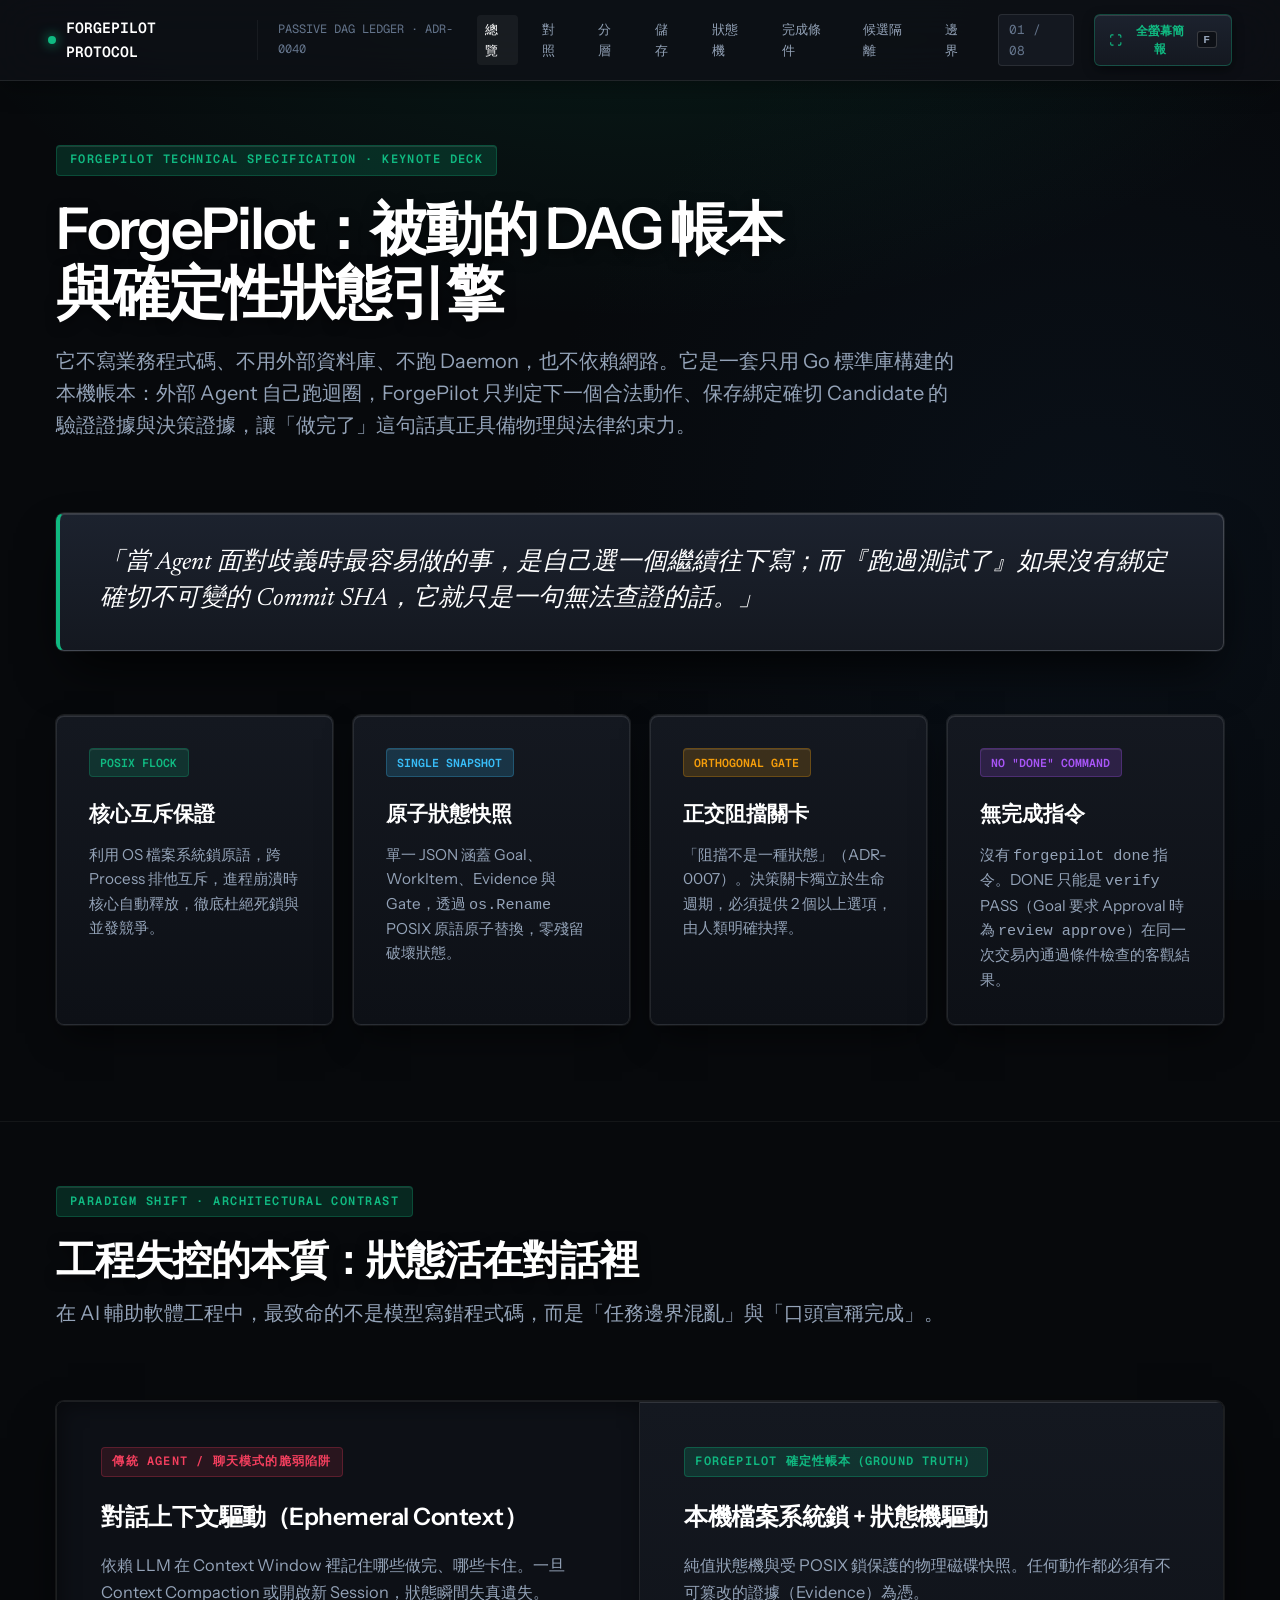
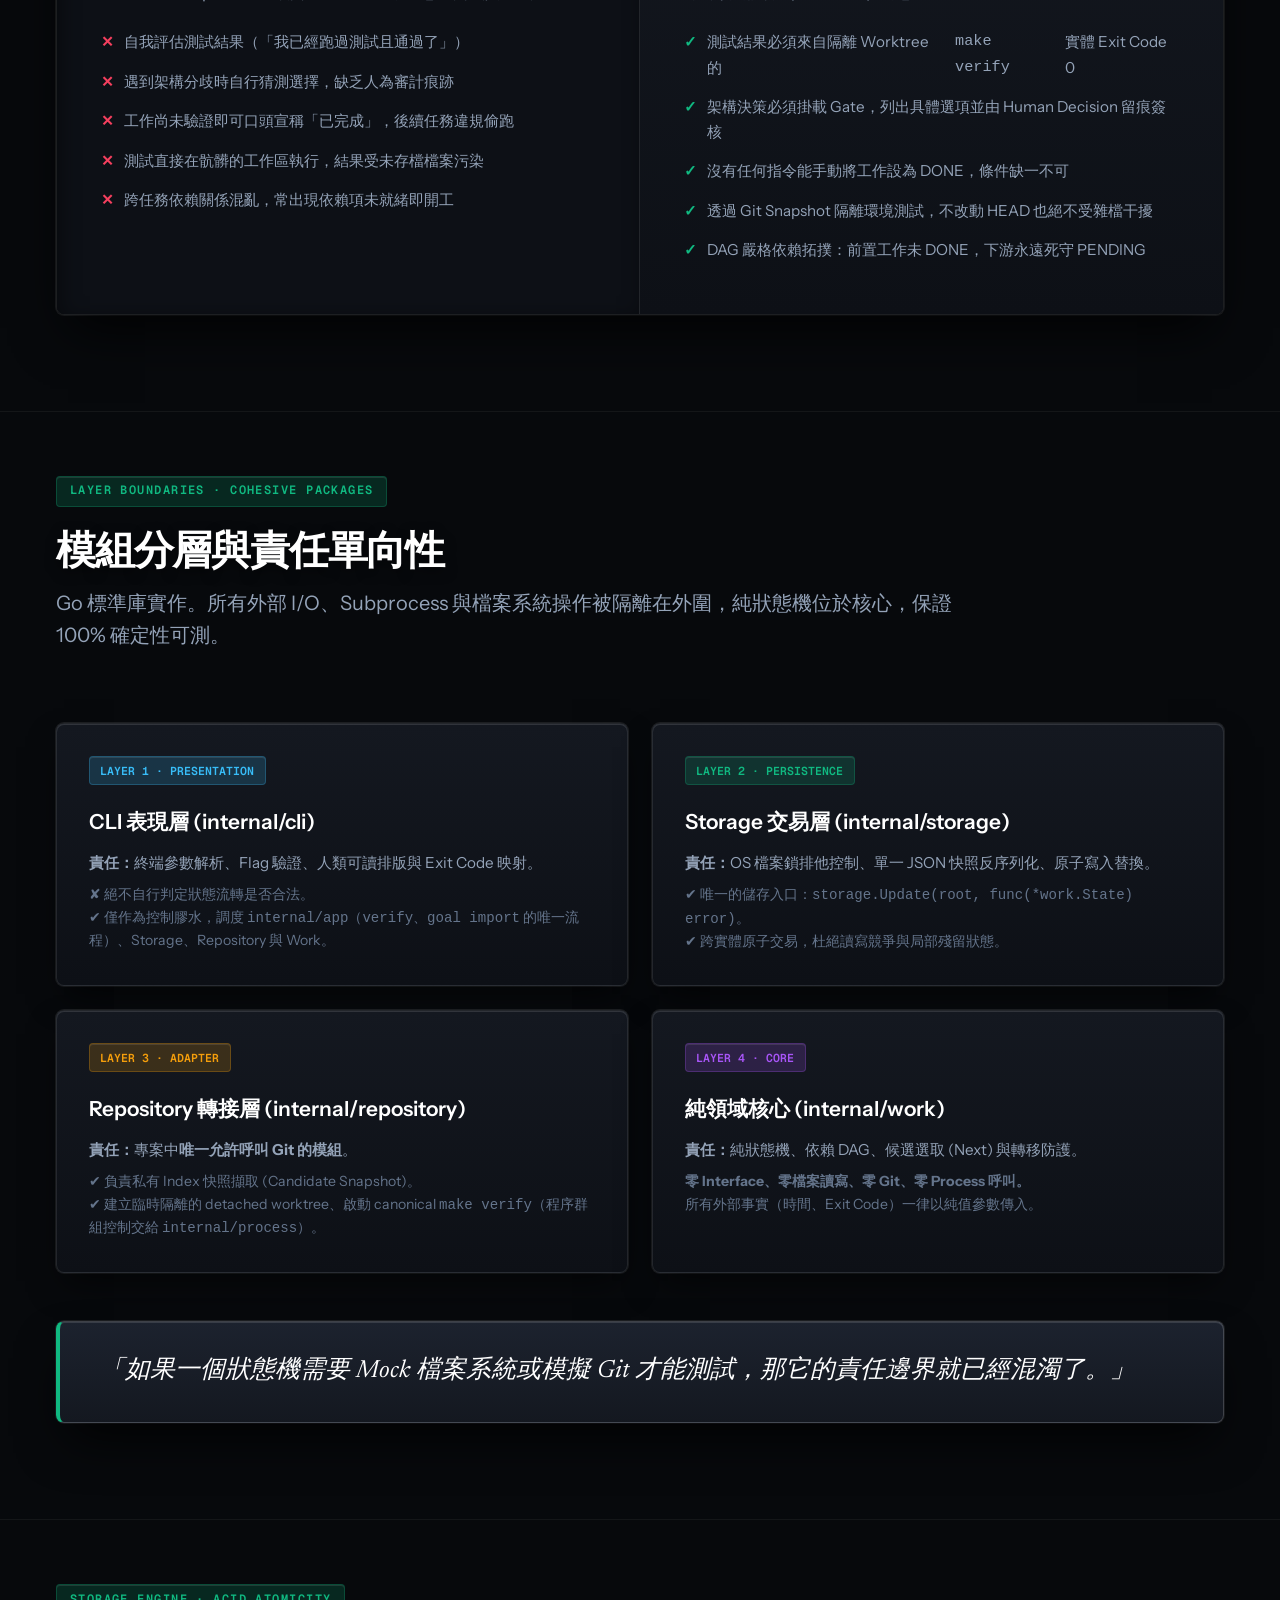
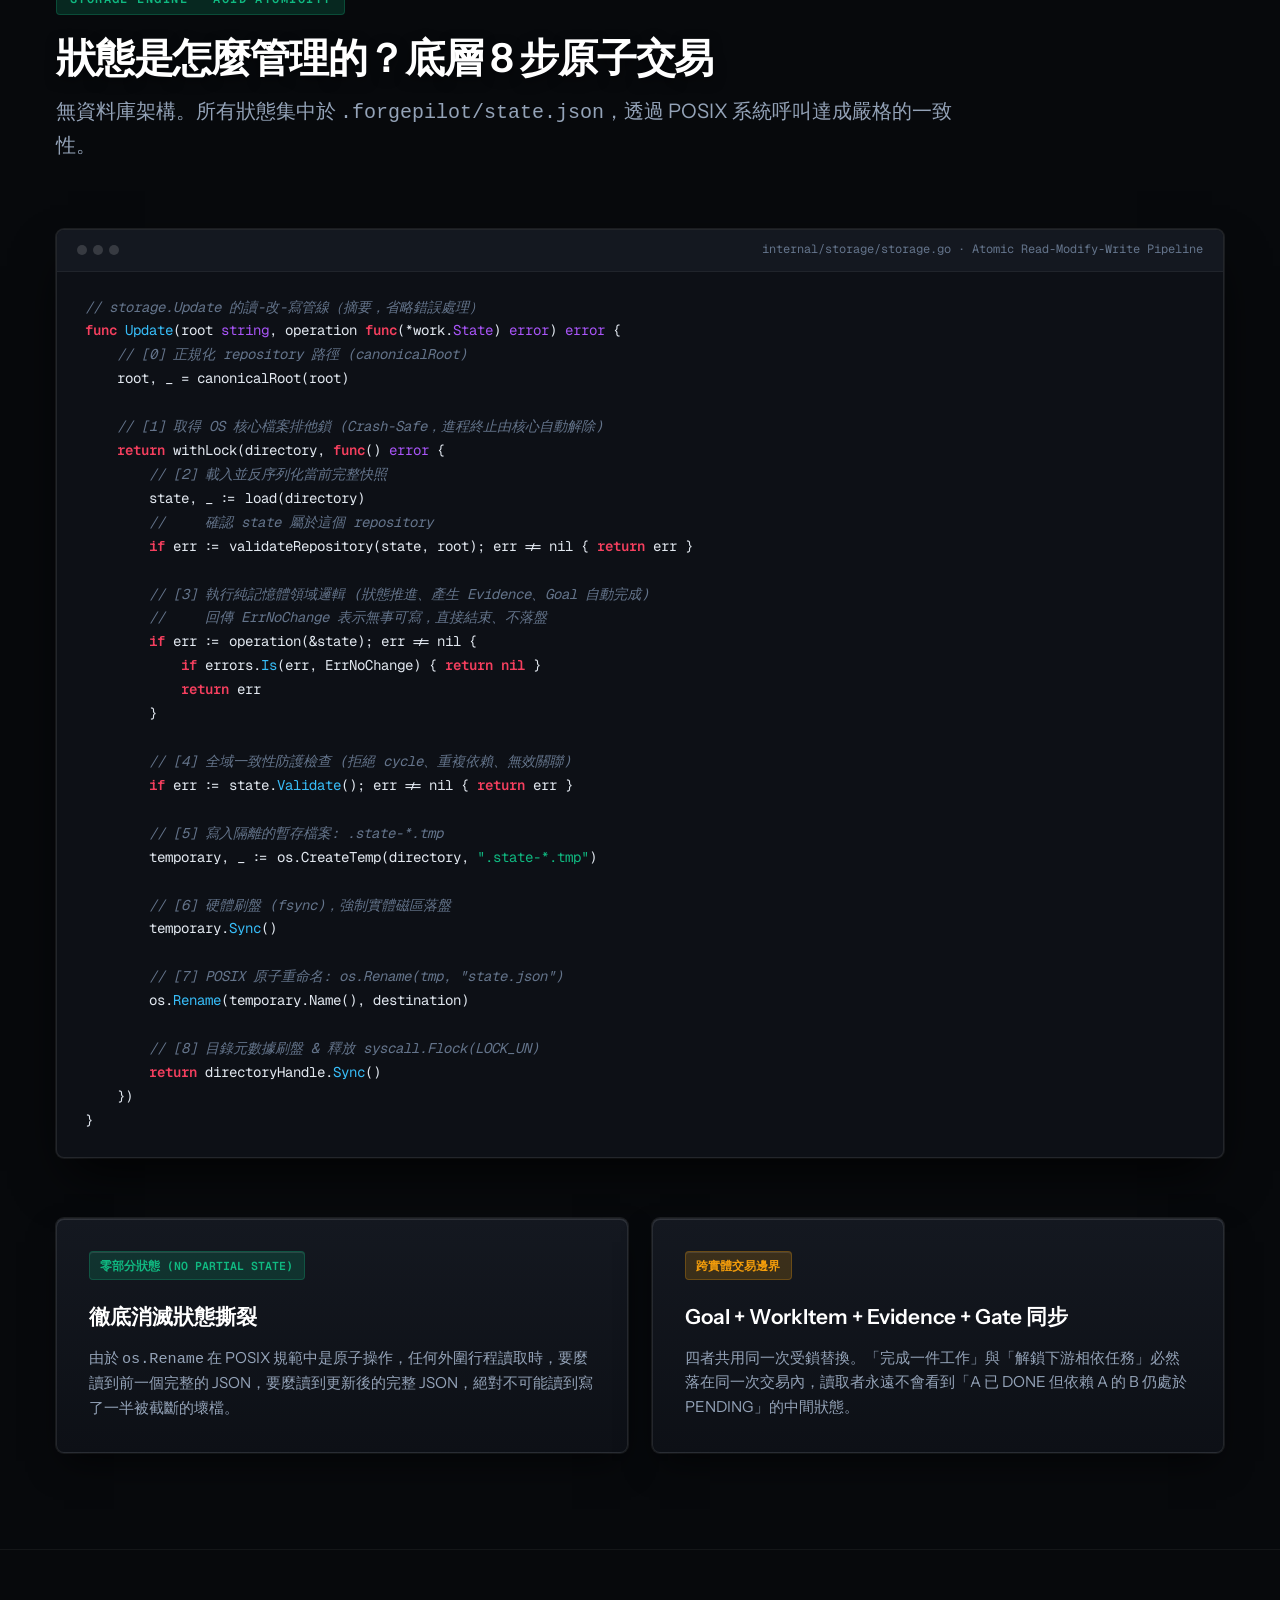
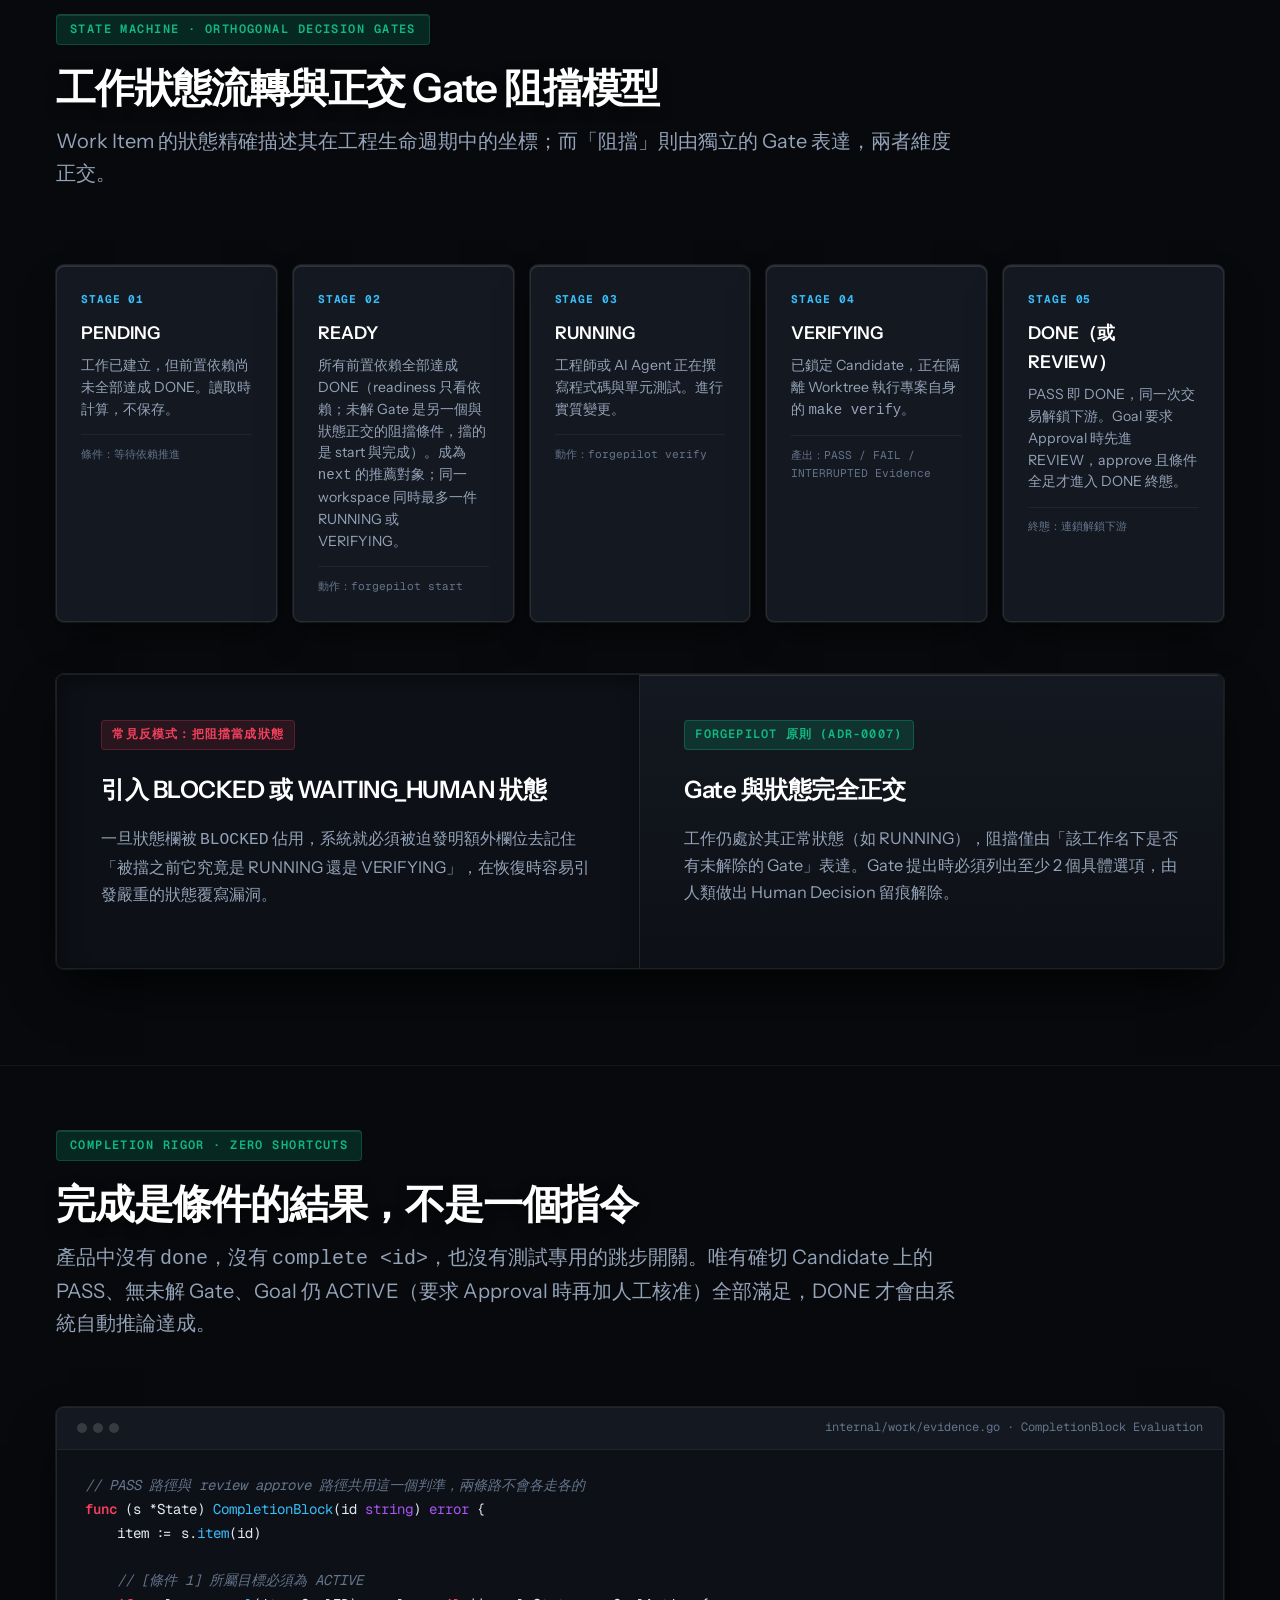
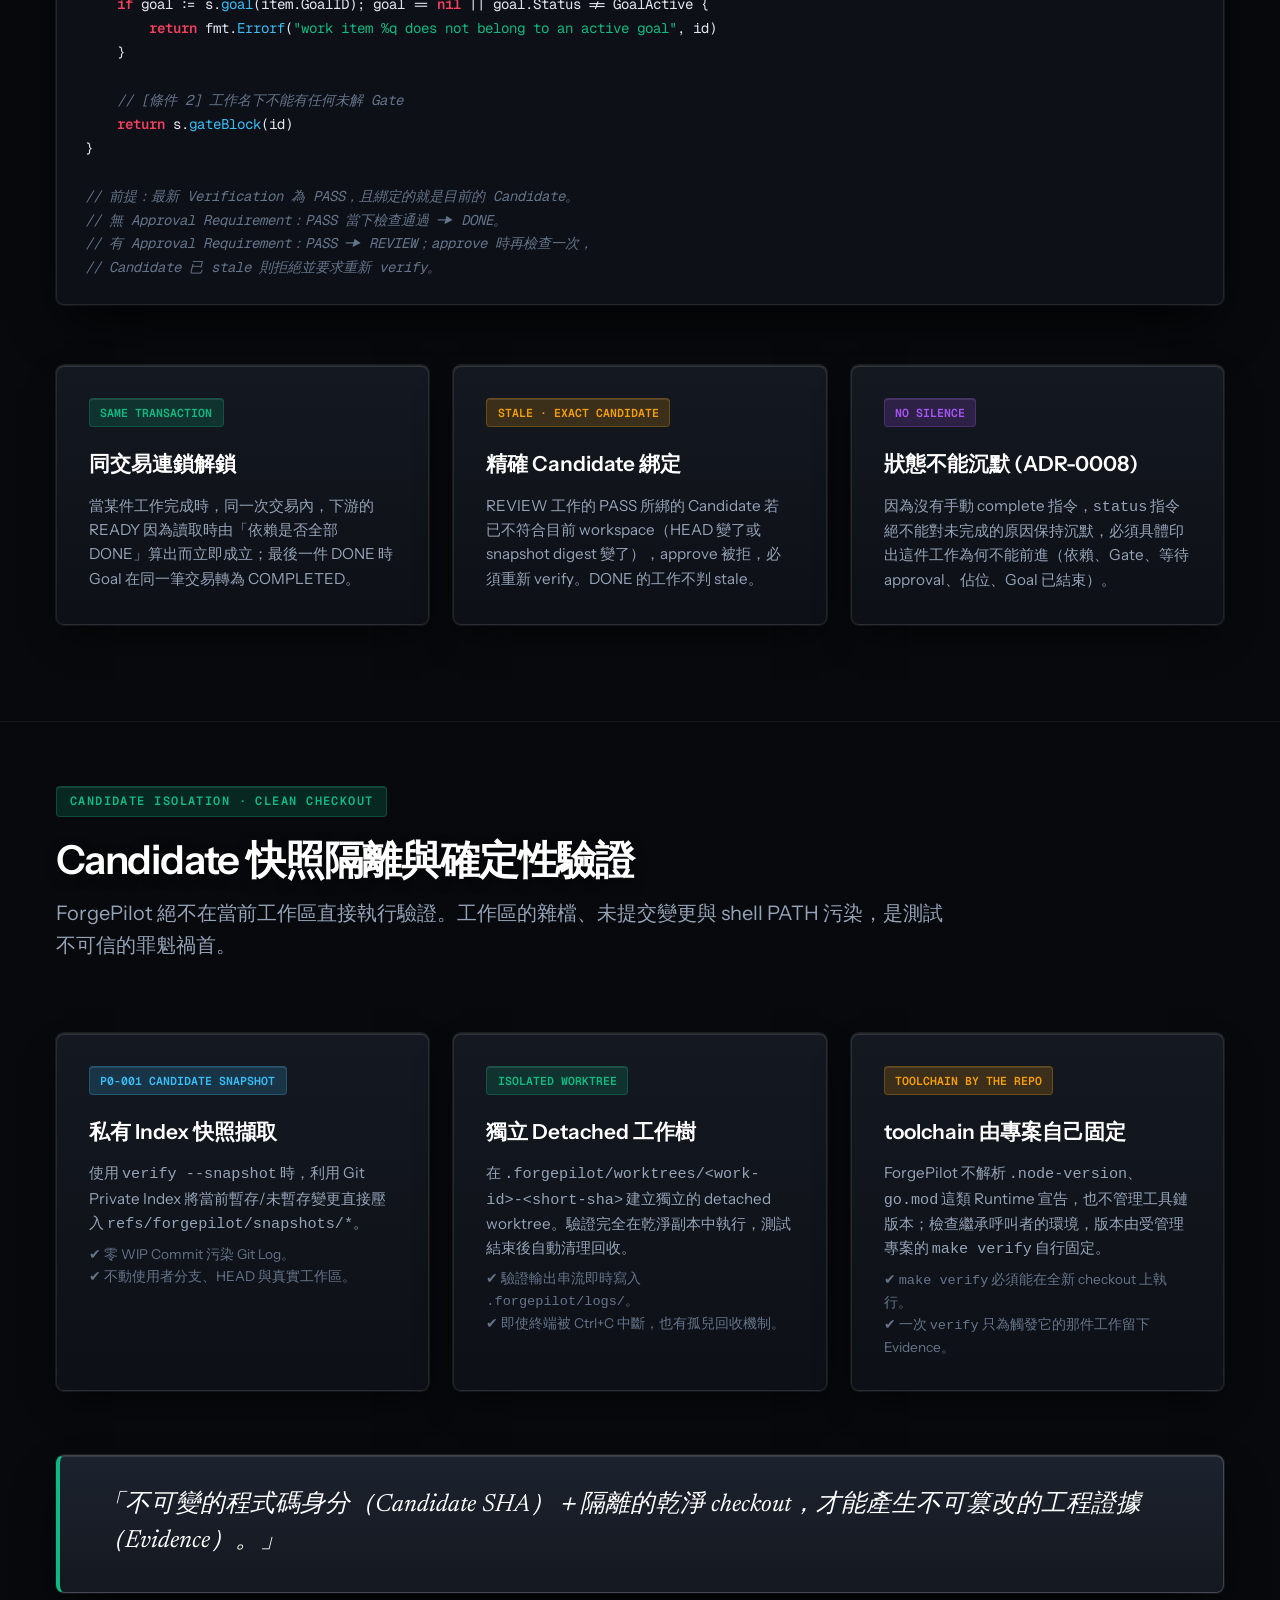
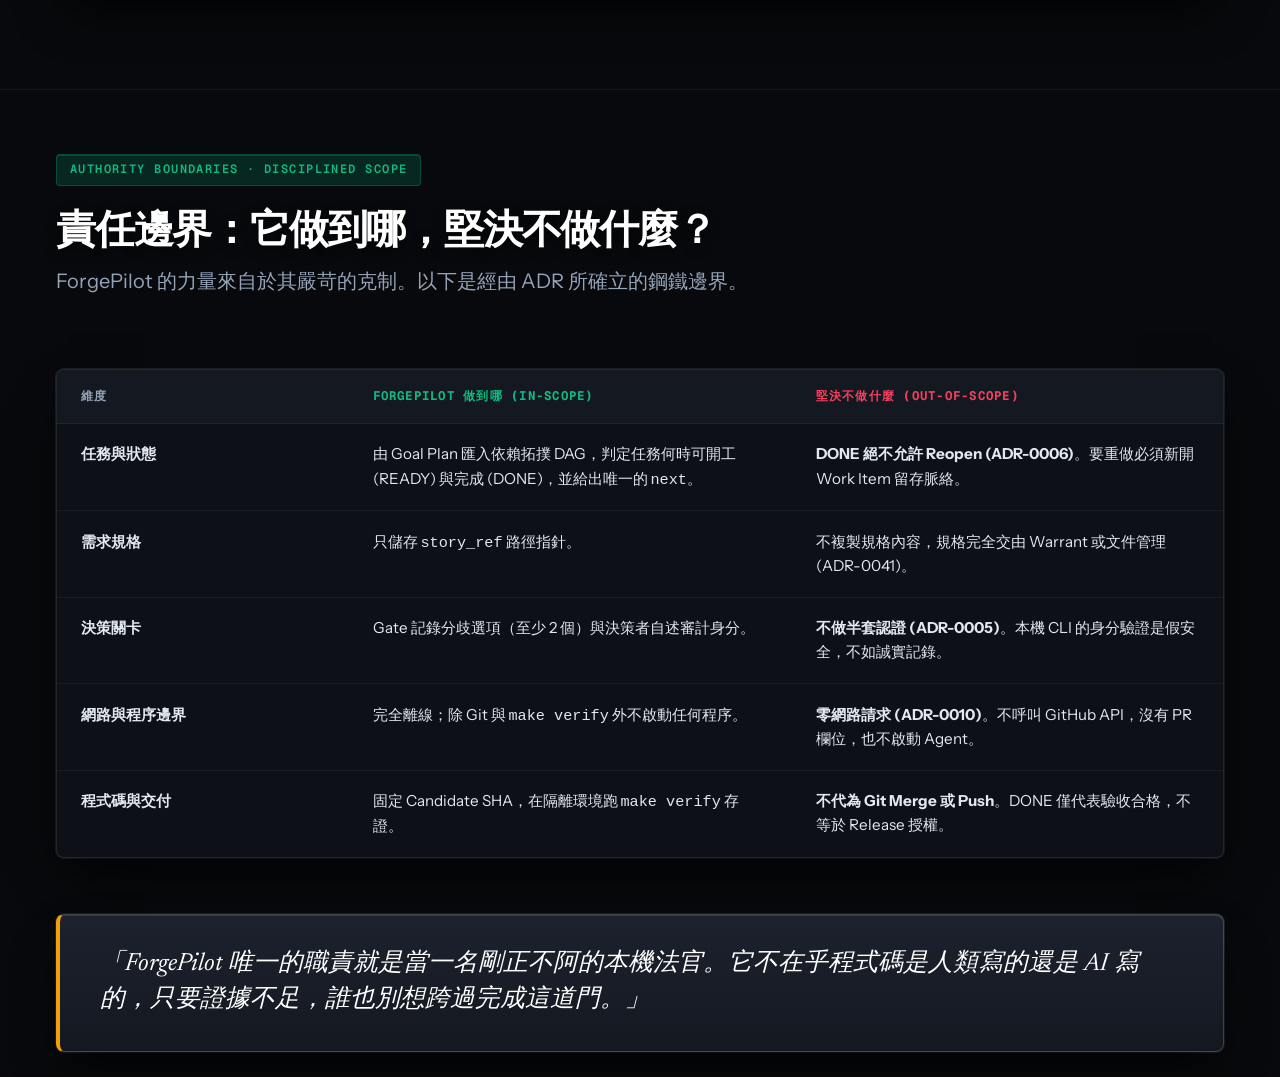
<file: docs/forgepilot-principles.html>
<!DOCTYPE html>
<html lang="zh-Hant">
<head>
  <meta charset="UTF-8">
  <meta name="viewport" content="width=device-width, initial-scale=1.0">
  <title>ForgePilot Protocol: Deterministic Engineering Control Plane</title>
  <link rel="preconnect" href="https://fonts.googleapis.com">
  <link rel="preconnect" href="https://fonts.gstatic.com" crossorigin>
  <link href="https://fonts.googleapis.com/css2?family=Geist+Mono:wght@400;500;600;700&family=Instrument+Sans:ital,wght@0,400;0,500;0,600;0,700;1,400&family=Newsreader:ital,opsz,wght@0,6..72,400;1,6..72,400&display=swap" rel="stylesheet">
  <style>
    :root {
      /* 空間深淺多維度層次系統 (Forge Flow Protocol Design System) */
      --l0-canvas: #07090C;
      --l1-subfloor: #0D1016;
      --l2-surface: #141820;
      --l3-elevated: #1C222E;
      --l4-overlay: #252D3D;

      --border-subtle: rgba(255, 255, 255, 0.05);
      --border-edge: rgba(255, 255, 255, 0.09);
      --border-bright: rgba(255, 255, 255, 0.18);
      --specular-line: inset 0 1px 0 rgba(255, 255, 255, 0.12);

      --shadow-ambient: 0 30px 60px -15px rgba(0, 0, 0, 0.7);
      --shadow-drop: 0 16px 32px -8px rgba(0, 0, 0, 0.6), 0 0 0 1px var(--border-edge);
      --shadow-deep: 0 25px 50px -12px rgba(0, 0, 0, 0.85), 0 0 0 1px var(--border-edge);

      --text-pure: #FFFFFF;
      --text-main: #E2E8F0;
      --text-muted: #94A3B8;
      --text-faint: #64748B;

      --accent-emerald: #10B981;
      --accent-emerald-glow: rgba(16, 185, 129, 0.18);
      --accent-cyan: #38BDF8;
      --accent-cyan-glow: rgba(56, 189, 248, 0.18);
      --accent-amber: #F59E0B;
      --accent-amber-glow: rgba(245, 158, 11, 0.18);
      --accent-rose: #F43F5E;
      --accent-rose-glow: rgba(244, 63, 94, 0.18);
      --accent-purple: #A855F7;
      --accent-purple-glow: rgba(168, 85, 247, 0.18);

      --font-ui: "Instrument Sans", -apple-system, BlinkMacSystemFont, "Segoe UI", sans-serif;
      --font-serif: "Newsreader", Georgia, serif;
      --font-mono: "Geist Mono", monospace;
    }

    * { box-sizing: border-box; margin: 0; padding: 0; }

    html {
      scroll-behavior: smooth;
    }

    body {
      background-color: var(--l0-canvas);
      color: var(--text-main);
      font-family: var(--font-ui);
      font-size: 16px;
      line-height: 1.65;
      -webkit-font-smoothing: antialiased;
      
      background-image: 
        radial-gradient(ellipse 900px 500px at 50% -80px, rgba(16, 185, 129, 0.12) 0%, transparent 80%),
        radial-gradient(circle 800px at 85% 60%, rgba(14, 30, 48, 0.35) 0%, transparent 70%);
      background-attachment: fixed;
    }

    /* 頂部控制列 */
    header.deck-bar {
      position: sticky;
      top: 0;
      z-index: 100;
      background: rgba(13, 16, 22, 0.85);
      backdrop-filter: blur(20px);
      -webkit-backdrop-filter: blur(20px);
      border-bottom: 1px solid var(--border-edge);
      box-shadow: 0 4px 24px rgba(0, 0, 0, 0.4);
      padding: 0.85rem 3rem;
      display: flex;
      justify-content: space-between;
      align-items: center;
    }

    .brand-meta {
      display: flex;
      align-items: center;
      gap: 1.5rem;
    }

    .brand-name {
      font-family: var(--font-mono);
      font-weight: 600;
      font-size: 0.92rem;
      color: var(--text-pure);
      display: flex;
      align-items: center;
      gap: 0.65rem;
      text-decoration: none;
    }

    .status-beacon {
      width: 8px;
      height: 8px;
      border-radius: 50%;
      background: var(--accent-emerald);
      box-shadow: 0 0 12px var(--accent-emerald);
      animation: pulse 2.5s infinite;
    }

    @keyframes pulse {
      0%, 100% { opacity: 1; transform: scale(1); }
      50% { opacity: 0.6; transform: scale(0.9); }
    }

    .brand-version {
      font-family: var(--font-mono);
      font-size: 0.75rem;
      color: var(--text-faint);
      padding-left: 1.25rem;
      border-left: 1px solid var(--border-subtle);
    }

    .deck-controls {
      display: flex;
      align-items: center;
      gap: 1.25rem;
    }

    .deck-nav {
      display: flex;
      gap: 1rem;
    }

    .deck-nav a {
      color: var(--text-muted);
      font-family: var(--font-mono);
      font-size: 0.8rem;
      text-decoration: none;
      transition: all 0.2s ease;
      padding: 0.25rem 0.5rem;
      border-radius: 4px;
    }

    .deck-nav a:hover, .deck-nav a.active {
      color: var(--text-pure);
      background: var(--border-subtle);
    }

    .hud-counter {
      font-family: var(--font-mono);
      font-size: 0.8rem;
      color: var(--text-faint);
      padding: 0.25rem 0.6rem;
      background: var(--l2-surface);
      border: 1px solid var(--border-edge);
      border-radius: 4px;
    }

    .present-btn {
      background: linear-gradient(180deg, var(--l3-elevated) 0%, var(--l2-surface) 100%);
      color: var(--accent-emerald);
      border: 1px solid rgba(16, 185, 129, 0.3);
      font-family: var(--font-mono);
      font-size: 0.78rem;
      font-weight: 600;
      padding: 0.45rem 0.9rem;
      border-radius: 6px;
      cursor: pointer;
      display: flex;
      align-items: center;
      gap: 0.5rem;
      box-shadow: var(--specular-line), 0 4px 12px rgba(0, 0, 0, 0.4);
      transition: all 0.2s ease;
    }

    .present-btn:hover {
      background: var(--l3-elevated);
      border-color: var(--accent-emerald);
      box-shadow: 0 0 15px rgba(16, 185, 129, 0.3);
      transform: translateY(-1px);
    }

    .present-btn kbd {
      background: var(--l1-subfloor);
      border: 1px solid var(--border-bright);
      padding: 0.1rem 0.35rem;
      border-radius: 3px;
      font-size: 0.7rem;
      color: var(--text-muted);
    }

    /* 幻燈片容器 */
    section.slide-container {
      min-height: calc(100vh - 60px);
      display: flex;
      flex-direction: column;
      justify-content: center;
      padding: 4rem 3.5rem;
      max-width: 1380px;
      margin: 0 auto;
      border-bottom: 1px solid var(--border-subtle);
      position: relative;
    }

    .slide-index-tag {
      font-family: var(--font-mono);
      font-size: 0.75rem;
      font-weight: 600;
      letter-spacing: 0.12em;
      color: var(--accent-emerald);
      margin-bottom: 1.25rem;
      display: inline-flex;
      align-items: center;
      gap: 0.6rem;
      background: var(--accent-emerald-glow);
      border: 1px solid rgba(16, 185, 129, 0.25);
      padding: 0.3rem 0.8rem;
      border-radius: 4px;
      width: fit-content;
      box-shadow: inset 0 1px 0 rgba(255, 255, 255, 0.1);
    }

    h1.deck-title {
      font-size: 3.6rem;
      font-weight: 600;
      letter-spacing: -0.04em;
      line-height: 1.12;
      color: var(--text-pure);
      margin-bottom: 1.25rem;
      text-shadow: 0 4px 12px rgba(0, 0, 0, 0.5);
    }

    h2.slide-title {
      font-size: 2.5rem;
      font-weight: 600;
      letter-spacing: -0.03em;
      line-height: 1.15;
      color: var(--text-pure);
      margin-bottom: 0.85rem;
      text-shadow: 0 4px 12px rgba(0, 0, 0, 0.5);
    }

    p.deck-summary {
      font-size: 1.25rem;
      color: var(--text-muted);
      line-height: 1.6;
      max-width: 900px;
      margin-bottom: 2.5rem;
    }

    /* 箴言 Banner */
    .axiom-banner {
      background: linear-gradient(180deg, var(--l3-elevated) 0%, var(--l2-surface) 100%);
      border: 1px solid var(--border-bright);
      border-left: 4px solid var(--accent-emerald);
      box-shadow: var(--specular-line), var(--shadow-deep);
      padding: 2rem 2.5rem;
      border-radius: 8px;
      margin: 2rem 0;
      position: relative;
    }

    .axiom-banner.warn {
      border-left-color: var(--accent-amber);
    }

    .axiom-banner p {
      font-family: var(--font-serif);
      font-size: 1.55rem;
      font-style: italic;
      color: var(--text-pure);
      line-height: 1.45;
    }

    /* 對照面板 (Bad vs Good) */
    .engine-panel {
      display: grid;
      grid-template-columns: 1fr 1fr;
      border-radius: 8px;
      overflow: hidden;
      box-shadow: var(--shadow-deep);
      margin: 2rem 0;
      border: 1px solid var(--border-edge);
    }

    .engine-side {
      padding: 2.75rem;
      position: relative;
    }

    .engine-side:first-child {
      background: var(--l1-subfloor);
      border-right: 1px solid var(--border-edge);
      box-shadow: inset 4px 4px 20px rgba(0, 0, 0, 0.4);
    }

    .engine-side:last-child {
      background: linear-gradient(180deg, var(--l2-surface) 0%, var(--l1-subfloor) 100%);
      box-shadow: var(--specular-line);
    }

    .side-header {
      font-family: var(--font-mono);
      font-size: 0.75rem;
      font-weight: 600;
      text-transform: uppercase;
      letter-spacing: 0.1em;
      margin-bottom: 1.25rem;
      display: inline-flex;
      align-items: center;
      gap: 0.5rem;
      padding: 0.25rem 0.65rem;
      border-radius: 4px;
    }

    .side-header.bad {
      color: var(--accent-rose);
      background: rgba(244, 63, 94, 0.12);
      border: 1px solid rgba(244, 63, 94, 0.25);
    }

    .side-header.good {
      color: var(--accent-emerald);
      background: var(--accent-emerald-glow);
      border: 1px solid rgba(16, 185, 129, 0.3);
    }

    .engine-side h3 {
      font-size: 1.5rem;
      font-weight: 600;
      letter-spacing: -0.02em;
      color: var(--text-pure);
      margin-bottom: 1rem;
    }

    .engine-side p {
      font-size: 1.02rem;
      color: var(--text-muted);
      line-height: 1.65;
      margin-bottom: 1rem;
    }

    .engine-side ul {
      list-style: none;
      margin-top: 1rem;
    }

    .engine-side li {
      font-size: 0.95rem;
      color: var(--text-muted);
      padding: 0.45rem 0;
      display: flex;
      align-items: flex-start;
      gap: 0.6rem;
    }

    .engine-side.bad-side li::before {
      content: "✕";
      color: var(--accent-rose);
      font-family: var(--font-mono);
      font-weight: bold;
    }

    .engine-side.good-side li::before {
      content: "✓";
      color: var(--accent-emerald);
      font-family: var(--font-mono);
      font-weight: bold;
    }

    /* 三欄 / 四欄網格卡片 */
    .grid-4 {
      display: grid;
      grid-template-columns: repeat(4, 1fr);
      gap: 1.25rem;
      margin: 2rem 0;
    }

    .grid-3 {
      display: grid;
      grid-template-columns: repeat(3, 1fr);
      gap: 1.5rem;
      margin: 2rem 0;
    }

    .grid-2 {
      display: grid;
      grid-template-columns: 1fr 1fr;
      gap: 1.5rem;
      margin: 2rem 0;
    }

    @media (max-width: 1024px) {
      .grid-4 { grid-template-columns: repeat(2, 1fr); }
      .grid-3 { grid-template-columns: 1fr; }
      .grid-2 { grid-template-columns: 1fr; }
      .engine-panel { grid-template-columns: 1fr; }
      .engine-side:first-child { border-right: none; border-bottom: 1px solid var(--border-edge); }
    }

    .feature-card {
      background: linear-gradient(180deg, var(--l2-surface) 0%, var(--l1-subfloor) 100%);
      border: 1px solid var(--border-edge);
      border-radius: 8px;
      padding: 2rem;
      box-shadow: var(--specular-line), var(--shadow-drop);
      position: relative;
      transition: all 0.25s cubic-bezier(0.16, 1, 0.3, 1);
    }

    .feature-card:hover {
      border-color: var(--border-bright);
      transform: translateY(-3px);
      box-shadow: var(--specular-line), 0 20px 40px -10px rgba(0, 0, 0, 0.7);
    }

    .card-badge {
      font-family: var(--font-mono);
      font-size: 0.72rem;
      font-weight: 600;
      color: var(--accent-cyan);
      background: var(--accent-cyan-glow);
      border: 1px solid rgba(56, 189, 248, 0.25);
      padding: 0.25rem 0.65rem;
      border-radius: 4px;
      display: inline-block;
      margin-bottom: 1.25rem;
      box-shadow: inset 0 1px 0 rgba(255, 255, 255, 0.1);
    }

    .card-badge.emerald {
      color: var(--accent-emerald);
      background: var(--accent-emerald-glow);
      border-color: rgba(16, 185, 129, 0.25);
    }

    .card-badge.amber {
      color: var(--accent-amber);
      background: var(--accent-amber-glow);
      border-color: rgba(245, 158, 11, 0.25);
    }

    .card-badge.purple {
      color: var(--accent-purple);
      background: var(--accent-purple-glow);
      border-color: rgba(168, 85, 247, 0.25);
    }

    .feature-card h3 {
      font-size: 1.3rem;
      font-weight: 600;
      color: var(--text-pure);
      margin-bottom: 0.75rem;
    }

    .feature-card p {
      font-size: 0.95rem;
      color: var(--text-muted);
      line-height: 1.6;
    }

    /* 流程時序橫條 (Flow Timeline) */
    .flow-row {
      display: grid;
      grid-template-columns: repeat(5, 1fr);
      gap: 1rem;
      margin: 2.25rem 0;
    }

    @media (max-width: 900px) {
      .flow-row { grid-template-columns: 1fr; }
    }

    .flow-step {
      background: var(--l2-surface);
      border: 1px solid var(--border-edge);
      border-radius: 8px;
      padding: 1.5rem;
      box-shadow: var(--specular-line), var(--shadow-drop);
      position: relative;
    }

    .flow-step-num {
      font-family: var(--font-mono);
      font-size: 0.7rem;
      font-weight: 700;
      color: var(--accent-cyan);
      margin-bottom: 0.6rem;
      letter-spacing: 0.08em;
    }

    .flow-step h4 {
      font-size: 1.1rem;
      font-weight: 600;
      color: var(--text-pure);
      margin-bottom: 0.5rem;
    }

    .flow-step p {
      font-size: 0.88rem;
      color: var(--text-muted);
      line-height: 1.55;
    }

    .flow-badge {
      display: inline-block;
      margin-top: 0.85rem;
      font-family: var(--font-mono);
      font-size: 0.7rem;
      color: var(--text-faint);
      border-top: 1px solid var(--border-subtle);
      padding-top: 0.6rem;
      width: 100%;
    }

    /* 終端程式碼視圖 */
    .code-terminal {
      background: var(--l1-subfloor);
      border: 1px solid var(--border-edge);
      border-radius: 8px;
      overflow: hidden;
      margin: 1.75rem 0;
      box-shadow: var(--shadow-deep);
    }

    .term-header {
      background: var(--l2-surface);
      padding: 0.65rem 1.25rem;
      display: flex;
      align-items: center;
      justify-content: space-between;
      border-bottom: 1px solid var(--border-subtle);
      font-family: var(--font-mono);
      font-size: 0.75rem;
      color: var(--text-faint);
    }

    .term-dots {
      display: flex;
      gap: 6px;
    }

    .term-dot {
      width: 10px;
      height: 10px;
      border-radius: 50%;
      background: rgba(255, 255, 255, 0.15);
    }

    pre.code-body {
      padding: 1.5rem 1.75rem;
      font-family: var(--font-mono);
      font-size: 0.88rem;
      line-height: 1.7;
      color: var(--text-main);
      overflow-x: auto;
    }

    pre.code-body code {
      background: none;
      padding: 0;
      font-family: inherit;
    }

    .c-comment { color: #64748B; font-style: italic; }
    .c-keyword { color: #F43F5E; font-weight: 600; }
    .c-func { color: #38BDF8; }
    .c-str { color: #10B981; }
    .c-num { color: #F59E0B; }
    .c-type { color: #A855F7; }

    /* 邊界對照表 */
    .table-container {
      overflow-x: auto;
      margin: 2rem 0;
      background: var(--l1-subfloor);
      border: 1px solid var(--border-edge);
      border-radius: 8px;
      box-shadow: var(--shadow-deep);
    }

    table.matrix-table {
      width: 100%;
      border-collapse: collapse;
      font-size: 0.95rem;
      min-width: 600px;
    }

    table.matrix-table th {
      background: var(--l2-surface);
      padding: 1rem 1.5rem;
      text-align: left;
      font-family: var(--font-mono);
      font-size: 0.78rem;
      text-transform: uppercase;
      letter-spacing: 0.1em;
      color: var(--text-muted);
      border-bottom: 1px solid var(--border-edge);
    }

    table.matrix-table td {
      padding: 1.15rem 1.5rem;
      border-bottom: 1px solid var(--border-subtle);
      vertical-align: top;
      line-height: 1.6;
    }

    table.matrix-table tr:last-child td {
      border-bottom: none;
    }

    /* 全螢幕簡報樣式切換 */
    body.is-presenting {
      overflow-y: scroll;
      scroll-snap-type: y mandatory;
    }

    body.is-presenting section.slide-container {
      scroll-snap-align: start;
      scroll-snap-stop: always;
      min-height: 100vh;
      padding: 5rem 6rem;
    }
  </style>
</head>
<body>
  <!-- 頂部控制列 -->
  <header class="deck-bar">
    <div class="brand-meta">
      <a href="#slide-0" class="brand-name">
        <div class="status-beacon"></div>
        FORGEPILOT PROTOCOL
      </a>
      <div class="brand-version">PASSIVE DAG LEDGER · ADR-0040</div>
    </div>

    <div class="deck-controls">
      <nav class="deck-nav">
        <a href="#slide-0">總覽</a>
        <a href="#slide-1">對照</a>
        <a href="#slide-2">分層</a>
        <a href="#slide-3">儲存</a>
        <a href="#slide-4">狀態機</a>
        <a href="#slide-5">完成條件</a>
        <a href="#slide-6">候選隔離</a>
        <a href="#slide-7">邊界</a>
      </nav>

      <div class="hud-counter" id="hudCounter">01 / 08</div>

      <button class="present-btn" id="fsToggleBtn" onclick="togglePresentationMode()">
        <svg width="14" height="14" viewBox="0 0 24 24" fill="none" stroke="currentColor" stroke-width="2"><path d="M8 3H5a2 2 0 0 0-2 2v3m18 0V5a2 2 0 0 0-2-2h-3m0 18h3a2 2 0 0 0 2-2v-3M3 16v3a2 2 0 0 0 2 2h3"/></svg>
        全螢幕簡報 <kbd>F</kbd>
      </button>
    </div>
  </header>

  <!-- SLIDE 0: 封面與核心定義 -->
  <section class="slide-container" id="slide-0">
    <div class="slide-index-tag">FORGEPILOT TECHNICAL SPECIFICATION · KEYNOTE DECK</div>
    <h1 class="deck-title">ForgePilot：被動的 DAG 帳本<br>與確定性狀態引擎</h1>
    <p class="deck-summary">
      它不寫業務程式碼、不用外部資料庫、不跑 Daemon，也不依賴網路。它是一套只用 Go 標準庫構建的本機帳本：外部 Agent 自己跑迴圈，ForgePilot 只判定下一個合法動作、保存綁定確切 Candidate 的驗證證據與決策證據，讓「做完了」這句話真正具備物理與法律約束力。
    </p>

    <div class="axiom-banner">
      <p>「當 Agent 面對歧義時最容易做的事，是自己選一個繼續往下寫；而『跑過測試了』如果沒有綁定確切不可變的 Commit SHA，它就只是一句無法查證的話。」</p>
    </div>

    <div class="grid-4" style="margin-top: 2rem;">
      <div class="feature-card">
        <span class="card-badge emerald">POSIX FLOCK</span>
        <h3>核心互斥保證</h3>
        <p>利用 OS 檔案系統鎖原語，跨 Process 排他互斥，進程崩潰時核心自動釋放，徹底杜絕死鎖與並發競爭。</p>
      </div>
      <div class="feature-card">
        <span class="card-badge">SINGLE SNAPSHOT</span>
        <h3>原子狀態快照</h3>
        <p>單一 JSON 涵蓋 Goal、WorkItem、Evidence 與 Gate，透過 <code>os.Rename</code> POSIX 原語原子替換，零殘留破壞狀態。</p>
      </div>
      <div class="feature-card">
        <span class="card-badge amber">ORTHOGONAL GATE</span>
        <h3>正交阻擋關卡</h3>
        <p>「阻擋不是一種狀態」（ADR-0007）。決策關卡獨立於生命週期，必須提供 2 個以上選項，由人類明確抉擇。</p>
      </div>
      <div class="feature-card">
        <span class="card-badge purple">NO "DONE" COMMAND</span>
        <h3>無完成指令</h3>
        <p>沒有 <code>forgepilot done</code> 指令。DONE 只能是 <code>verify</code> PASS（Goal 要求 Approval 時為 <code>review approve</code>）在同一次交易內通過條件檢查的客觀結果。</p>
      </div>
    </div>
  </section>

  <!-- SLIDE 1: 核心對照：Agent 妄想 vs 物理法官 -->
  <section class="slide-container" id="slide-1">
    <div class="slide-index-tag">PARADIGM SHIFT · ARCHITECTURAL CONTRAST</div>
    <h2 class="slide-title">工程失控的本質：狀態活在對話裡</h2>
    <p class="deck-summary">
      在 AI 輔助軟體工程中，最致命的不是模型寫錯程式碼，而是「任務邊界混亂」與「口頭宣稱完成」。
    </p>

    <div class="engine-panel">
      <div class="engine-side bad-side">
        <div class="side-header bad">傳統 Agent / 聊天模式的脆弱陷阱</div>
        <h3>對話上下文驅動（Ephemeral Context）</h3>
        <p>依賴 LLM 在 Context Window 裡記住哪些做完、哪些卡住。一旦 Context Compaction 或開啟新 Session，狀態瞬間失真遺失。</p>
        <ul>
          <li>自我評估測試結果（「我已經跑過測試且通過了」）</li>
          <li>遇到架構分歧時自行猜測選擇，缺乏人為審計痕跡</li>
          <li>工作尚未驗證即可口頭宣稱「已完成」，後續任務違規偷跑</li>
          <li>測試直接在骯髒的工作區執行，結果受未存檔檔案污染</li>
          <li>跨任務依賴關係混亂，常出現依賴項未就緒即開工</li>
        </ul>
      </div>

      <div class="engine-side good-side">
        <div class="side-header good">ForgePilot 確定性帳本（Ground Truth）</div>
        <h3>本機檔案系統鎖 + 狀態機驅動</h3>
        <p>純值狀態機與受 POSIX 鎖保護的物理磁碟快照。任何動作都必須有不可篡改的證據（Evidence）為憑。</p>
        <ul>
          <li>測試結果必須來自隔離 Worktree 的 <code>make verify</code> 實體 Exit Code 0</li>
          <li>架構決策必須掛載 Gate，列出具體選項並由 Human Decision 留痕簽核</li>
          <li>沒有任何指令能手動將工作設為 DONE，條件缺一不可</li>
          <li>透過 Git Snapshot 隔離環境測試，不改動 HEAD 也絕不受雜檔干擾</li>
          <li>DAG 嚴格依賴拓撲：前置工作未 DONE，下游永遠死守 PENDING</li>
        </ul>
      </div>
    </div>
  </section>

  <!-- SLIDE 2: 四層架構與單向流動 -->
  <section class="slide-container" id="slide-2">
    <div class="slide-index-tag">LAYER BOUNDARIES · COHESIVE PACKAGES</div>
    <h2 class="slide-title">模組分層與責任單向性</h2>
    <p class="deck-summary">
      Go 標準庫實作。所有外部 I/O、Subprocess 與檔案系統操作被隔離在外圍，純狀態機位於核心，保證 100% 確定性可測。
    </p>

    <div class="grid-2">
      <div class="feature-card">
        <span class="card-badge">LAYER 1 · PRESENTATION</span>
        <h3>CLI 表現層 (internal/cli)</h3>
        <p><strong>責任：</strong>終端參數解析、Flag 驗證、人類可讀排版與 Exit Code 映射。</p>
        <p style="margin-top: 0.5rem; font-size: 0.88rem; color: var(--text-faint);">
          ✘ 絕不自行判定狀態流轉是否合法。<br>
          ✔ 僅作為控制膠水，調度 <code>internal/app</code>（<code>verify</code>、<code>goal import</code> 的唯一流程）、Storage、Repository 與 Work。
        </p>
      </div>

      <div class="feature-card">
        <span class="card-badge emerald">LAYER 2 · PERSISTENCE</span>
        <h3>Storage 交易層 (internal/storage)</h3>
        <p><strong>責任：</strong>OS 檔案鎖排他控制、單一 JSON 快照反序列化、原子寫入替換。</p>
        <p style="margin-top: 0.5rem; font-size: 0.88rem; color: var(--text-faint);">
          ✔ 唯一的儲存入口：<code>storage.Update(root, func(*work.State) error)</code>。<br>
          ✔ 跨實體原子交易，杜絕讀寫競爭與局部殘留狀態。
        </p>
      </div>

      <div class="feature-card">
        <span class="card-badge amber">LAYER 3 · ADAPTER</span>
        <h3>Repository 轉接層 (internal/repository)</h3>
        <p><strong>責任：</strong>專案中<strong>唯一允許呼叫 Git 的模組</strong>。</p>
        <p style="margin-top: 0.5rem; font-size: 0.88rem; color: var(--text-faint);">
          ✔ 負責私有 Index 快照擷取 (Candidate Snapshot)。<br>
          ✔ 建立臨時隔離的 detached worktree、啟動 canonical <code>make verify</code>（程序群組控制交給 <code>internal/process</code>）。
        </p>
      </div>

      <div class="feature-card">
        <span class="card-badge purple">LAYER 4 · CORE</span>
        <h3>純領域核心 (internal/work)</h3>
        <p><strong>責任：</strong>純狀態機、依賴 DAG、候選選取 (Next) 與轉移防護。</p>
        <p style="margin-top: 0.5rem; font-size: 0.88rem; color: var(--text-faint);">
          <strong>零 Interface、零檔案讀寫、零 Git、零 Process 呼叫。</strong><br>
          所有外部事實（時間、Exit Code）一律以純值參數傳入。
        </p>
      </div>
    </div>

    <div class="axiom-banner" style="margin-top: 1rem;">
      <p>「如果一個狀態機需要 Mock 檔案系統或模擬 Git 才能測試，那它的責任邊界就已經混濁了。」</p>
    </div>
  </section>

  <!-- SLIDE 3: 儲存引擎底層原理 -->
  <section class="slide-container" id="slide-3">
    <div class="slide-index-tag">STORAGE ENGINE · ACID ATOMICITY</div>
    <h2 class="slide-title">狀態是怎麼管理的？底層 8 步原子交易</h2>
    <p class="deck-summary">
      無資料庫架構。所有狀態集中於 <code>.forgepilot/state.json</code>，透過 POSIX 系統呼叫達成嚴格的一致性。
    </p>

    <div class="code-terminal">
      <div class="term-header">
        <div class="term-dots">
          <div class="term-dot"></div>
          <div class="term-dot"></div>
          <div class="term-dot"></div>
        </div>
        <span>internal/storage/storage.go · Atomic Read-Modify-Write Pipeline</span>
      </div>
      <pre class="code-body"><code><span class="c-comment">// storage.Update 的讀-改-寫管線（摘要，省略錯誤處理）</span>
<span class="c-keyword">func</span> <span class="c-func">Update</span>(root <span class="c-type">string</span>, operation <span class="c-keyword">func</span>(*work.<span class="c-type">State</span>) <span class="c-type">error</span>) <span class="c-type">error</span> {
    <span class="c-comment">// [0] 正規化 repository 路徑 (canonicalRoot)</span>
    root, _ = canonicalRoot(root)

    <span class="c-comment">// [1] 取得 OS 核心檔案排他鎖 (Crash-Safe，進程終止由核心自動解除)</span>
    <span class="c-keyword">return</span> withLock(directory, <span class="c-keyword">func</span>() <span class="c-type">error</span> {
        <span class="c-comment">// [2] 載入並反序列化當前完整快照</span>
        state, _ := load(directory)
        <span class="c-comment">//     確認 state 屬於這個 repository</span>
        <span class="c-keyword">if</span> err := validateRepository(state, root); err != nil { <span class="c-keyword">return</span> err }

        <span class="c-comment">// [3] 執行純記憶體領域邏輯 (狀態推進、產生 Evidence、Goal 自動完成)</span>
        <span class="c-comment">//     回傳 ErrNoChange 表示無事可寫，直接結束、不落盤</span>
        <span class="c-keyword">if</span> err := operation(&state); err != nil {
            <span class="c-keyword">if</span> errors.<span class="c-func">Is</span>(err, ErrNoChange) { <span class="c-keyword">return nil</span> }
            <span class="c-keyword">return</span> err
        }

        <span class="c-comment">// [4] 全域一致性防護檢查 (拒絕 cycle、重複依賴、無效關聯)</span>
        <span class="c-keyword">if</span> err := state.<span class="c-func">Validate</span>(); err != nil { <span class="c-keyword">return</span> err }

        <span class="c-comment">// [5] 寫入隔離的暫存檔案: .state-*.tmp</span>
        temporary, _ := os.CreateTemp(directory, <span class="c-str">".state-*.tmp"</span>)

        <span class="c-comment">// [6] 硬體刷盤 (fsync)，強制實體磁區落盤</span>
        temporary.<span class="c-func">Sync</span>()

        <span class="c-comment">// [7] POSIX 原子重命名: os.Rename(tmp, "state.json")</span>
        os.<span class="c-func">Rename</span>(temporary.Name(), destination)

        <span class="c-comment">// [8] 目錄元數據刷盤 & 釋放 syscall.Flock(LOCK_UN)</span>
        <span class="c-keyword">return</span> directoryHandle.<span class="c-func">Sync</span>()
    })
}</code></pre>
    </div>

    <div class="grid-2">
      <div class="feature-card">
        <span class="card-badge emerald">零部分狀態 (NO PARTIAL STATE)</span>
        <h3>徹底消滅狀態撕裂</h3>
        <p>由於 <code>os.Rename</code> 在 POSIX 規範中是原子操作，任何外圍行程讀取時，要麼讀到前一個完整的 JSON，要麼讀到更新後的完整 JSON，絕對不可能讀到寫了一半被截斷的壞檔。</p>
      </div>
      <div class="feature-card">
        <span class="card-badge amber">跨實體交易邊界</span>
        <h3>Goal + WorkItem + Evidence + Gate 同步</h3>
        <p>四者共用同一次受鎖替換。「完成一件工作」與「解鎖下游相依任務」必然落在同一次交易內，讀取者永遠不會看到「A 已 DONE 但依賴 A 的 B 仍處於 PENDING」的中間狀態。</p>
      </div>
    </div>
  </section>

  <!-- SLIDE 4: 工作狀態生命週期與正交關卡 -->
  <section class="slide-container" id="slide-4">
    <div class="slide-index-tag">STATE MACHINE · ORTHOGONAL DECISION GATES</div>
    <h2 class="slide-title">工作狀態流轉與正交 Gate 阻擋模型</h2>
    <p class="deck-summary">
      Work Item 的狀態精確描述其在工程生命週期中的坐標；而「阻擋」則由獨立的 Gate 表達，兩者維度正交。
    </p>

    <div class="flow-row">
      <div class="flow-step">
        <div class="flow-step-num">STAGE 01</div>
        <h4>PENDING</h4>
        <p>工作已建立，但前置依賴尚未全部達成 DONE。讀取時計算，不保存。</p>
        <span class="flow-badge">條件：等待依賴推進</span>
      </div>

      <div class="flow-step">
        <div class="flow-step-num">STAGE 02</div>
        <h4>READY</h4>
        <p>所有前置依賴全部達成 DONE（readiness 只看依賴；未解 Gate 是另一個與狀態正交的阻擋條件，擋的是 start 與完成）。成為 <code>next</code> 的推薦對象；同一 workspace 同時最多一件 RUNNING 或 VERIFYING。</p>
        <span class="flow-badge">動作：forgepilot start</span>
      </div>

      <div class="flow-step">
        <div class="flow-step-num">STAGE 03</div>
        <h4>RUNNING</h4>
        <p>工程師或 AI Agent 正在撰寫程式碼與單元測試。進行實質變更。</p>
        <span class="flow-badge">動作：forgepilot verify</span>
      </div>

      <div class="flow-step">
        <div class="flow-step-num">STAGE 04</div>
        <h4>VERIFYING</h4>
        <p>已鎖定 Candidate，正在隔離 Worktree 執行專案自身的 <code>make verify</code>。</p>
        <span class="flow-badge">產出：PASS / FAIL / INTERRUPTED Evidence</span>
      </div>

      <div class="flow-step">
        <div class="flow-step-num">STAGE 05</div>
        <h4>DONE（或 REVIEW）</h4>
        <p>PASS 即 DONE，同一次交易解鎖下游。Goal 要求 Approval 時先進 REVIEW，approve 且條件全足才進入 DONE 終態。</p>
        <span class="flow-badge">終態：連鎖解鎖下游</span>
      </div>
    </div>

    <div class="engine-panel" style="margin-top: 1rem;">
      <div class="engine-side bad-side">
        <div class="side-header bad">常見反模式：把阻擋當成狀態</div>
        <h3>引入 BLOCKED 或 WAITING_HUMAN 狀態</h3>
        <p>一旦狀態欄被 <code>BLOCKED</code> 佔用，系統就必須被迫發明額外欄位去記住「被擋之前它究竟是 RUNNING 還是 VERIFYING」，在恢復時容易引發嚴重的狀態覆寫漏洞。</p>
      </div>

      <div class="engine-side good-side">
        <div class="side-header good">ForgePilot 原則 (ADR-0007)</div>
        <h3>Gate 與狀態完全正交</h3>
        <p>工作仍處於其正常狀態（如 RUNNING），阻擋僅由「該工作名下是否有未解除的 Gate」表達。Gate 提出時必須列出至少 2 個具體選項，由人類做出 Human Decision 留痕解除。</p>
      </div>
    </div>
  </section>

  <!-- SLIDE 5: 完成是條件的推論，不是一個指令 -->
  <section class="slide-container" id="slide-5">
    <div class="slide-index-tag">COMPLETION RIGOR · ZERO SHORTCUTS</div>
    <h2 class="slide-title">完成是條件的結果，不是一個指令</h2>
    <p class="deck-summary">
      產品中沒有 <code>done</code>，沒有 <code>complete &lt;id&gt;</code>，也沒有測試專用的跳步開關。唯有確切 Candidate 上的 PASS、無未解 Gate、Goal 仍 ACTIVE（要求 Approval 時再加人工核准）全部滿足，DONE 才會由系統自動推論達成。
    </p>

    <div class="code-terminal">
      <div class="term-header">
        <div class="term-dots">
          <div class="term-dot"></div>
          <div class="term-dot"></div>
          <div class="term-dot"></div>
        </div>
        <span>internal/work/evidence.go · CompletionBlock Evaluation</span>
      </div>
      <pre class="code-body"><code><span class="c-comment">// PASS 路徑與 review approve 路徑共用這一個判準，兩條路不會各走各的</span>
<span class="c-keyword">func</span> (s *State) <span class="c-func">CompletionBlock</span>(id <span class="c-type">string</span>) <span class="c-type">error</span> {
    item := s.<span class="c-func">item</span>(id)

    <span class="c-comment">// [條件 1] 所屬目標必須為 ACTIVE</span>
    <span class="c-keyword">if</span> goal := s.<span class="c-func">goal</span>(item.GoalID); goal == <span class="c-keyword">nil</span> || goal.Status != GoalActive {
        <span class="c-keyword">return</span> fmt.<span class="c-func">Errorf</span>(<span class="c-str">"work item %q does not belong to an active goal"</span>, id)
    }

    <span class="c-comment">// [條件 2] 工作名下不能有任何未解 Gate</span>
    <span class="c-keyword">return</span> s.<span class="c-func">gateBlock</span>(id)
}

<span class="c-comment">// 前提：最新 Verification 為 PASS，且綁定的就是目前的 Candidate。
// 無 Approval Requirement：PASS 當下檢查通過 ─▶ DONE。
// 有 Approval Requirement：PASS ─▶ REVIEW；approve 時再檢查一次，
// Candidate 已 stale 則拒絕並要求重新 verify。</span></code></pre>
    </div>

    <div class="grid-3">
      <div class="feature-card">
        <span class="card-badge emerald">SAME TRANSACTION</span>
        <h3>同交易連鎖解鎖</h3>
        <p>當某件工作完成時，同一次交易內，下游的 READY 因為讀取時由「依賴是否全部 DONE」算出而立即成立；最後一件 DONE 時 Goal 在同一筆交易轉為 COMPLETED。</p>
      </div>
      <div class="feature-card">
        <span class="card-badge amber">STALE · EXACT CANDIDATE</span>
        <h3>精確 Candidate 綁定</h3>
        <p>REVIEW 工作的 PASS 所綁的 Candidate 若已不符合目前 workspace（HEAD 變了或 snapshot digest 變了），approve 被拒，必須重新 verify。DONE 的工作不判 stale。</p>
      </div>
      <div class="feature-card">
        <span class="card-badge purple">NO SILENCE</span>
        <h3>狀態不能沉默 (ADR-0008)</h3>
        <p>因為沒有手動 complete 指令，<code>status</code> 指令絕不能對未完成的原因保持沉默，必須具體印出這件工作為何不能前進（依賴、Gate、等待 approval、佔位、Goal 已結束）。</p>
      </div>
    </div>
  </section>

  <!-- SLIDE 6: 候選隔離與確定性運行時 -->
  <section class="slide-container" id="slide-6">
    <div class="slide-index-tag">CANDIDATE ISOLATION · CLEAN CHECKOUT</div>
    <h2 class="slide-title">Candidate 快照隔離與確定性驗證</h2>
    <p class="deck-summary">
      ForgePilot 絕不在當前工作區直接執行驗證。工作區的雜檔、未提交變更與 shell PATH 污染，是測試不可信的罪魁禍首。
    </p>

    <div class="grid-3">
      <div class="feature-card">
        <span class="card-badge">P0-001 CANDIDATE SNAPSHOT</span>
        <h3>私有 Index 快照擷取</h3>
        <p>使用 <code>verify --snapshot</code> 時，利用 Git Private Index 將當前暫存/未暫存變更直接壓入 <code>refs/forgepilot/snapshots/*</code>。</p>
        <p style="margin-top: 0.5rem; font-size: 0.85rem; color: var(--text-faint);">
          ✔ 零 WIP Commit 污染 Git Log。<br>
          ✔ 不動使用者分支、HEAD 與真實工作區。
        </p>
      </div>

      <div class="feature-card">
        <span class="card-badge emerald">ISOLATED WORKTREE</span>
        <h3>獨立 Detached 工作樹</h3>
        <p>在 <code>.forgepilot/worktrees/&lt;work-id&gt;-&lt;short-sha&gt;</code> 建立獨立的 detached worktree。驗證完全在乾淨副本中執行，測試結束後自動清理回收。</p>
        <p style="margin-top: 0.5rem; font-size: 0.85rem; color: var(--text-faint);">
          ✔ 驗證輸出串流即時寫入 <code>.forgepilot/logs/</code>。<br>
          ✔ 即使終端被 Ctrl+C 中斷，也有孤兒回收機制。
        </p>
      </div>

      <div class="feature-card">
        <span class="card-badge amber">TOOLCHAIN BY THE REPO</span>
        <h3>toolchain 由專案自己固定</h3>
        <p>ForgePilot 不解析 <code>.node-version</code>、<code>go.mod</code> 這類 Runtime 宣告，也不管理工具鏈版本；檢查繼承呼叫者的環境，版本由受管理專案的 <code>make verify</code> 自行固定。</p>
        <p style="margin-top: 0.5rem; font-size: 0.85rem; color: var(--text-faint);">
          ✔ <code>make verify</code> 必須能在全新 checkout 上執行。<br>
          ✔ 一次 <code>verify</code> 只為觸發它的那件工作留下 Evidence。
        </p>
      </div>
    </div>

    <div class="axiom-banner">
      <p>「不可變的程式碼身分（Candidate SHA）＋隔離的乾淨 checkout，才能產生不可篡改的工程證據（Evidence）。」</p>
    </div>
  </section>

  <!-- SLIDE 7: 邊界與堅決不做的事 -->
  <section class="slide-container" id="slide-7">
    <div class="slide-index-tag">AUTHORITY BOUNDARIES · DISCIPLINED SCOPE</div>
    <h2 class="slide-title">責任邊界：它做到哪，堅決不做什麼？</h2>
    <p class="deck-summary">
      ForgePilot 的力量來自於其嚴苛的克制。以下是經由 ADR 所確立的鋼鐵邊界。
    </p>

    <div class="table-container">
      <table class="matrix-table">
        <thead>
          <tr>
            <th style="width: 25%;">維度</th>
            <th style="width: 38%; color: var(--accent-emerald);">ForgePilot 做到哪 (In-Scope)</th>
            <th style="width: 37%; color: var(--accent-rose);">堅決不做什麼 (Out-of-Scope)</th>
          </tr>
        </thead>
        <tbody>
          <tr>
            <td><strong>任務與狀態</strong></td>
            <td>由 Goal Plan 匯入依賴拓撲 DAG，判定任務何時可開工 (READY) 與完成 (DONE)，並給出唯一的 <code>next</code>。</td>
            <td><strong>DONE 絕不允許 Reopen (ADR-0006)</strong>。要重做必須新開 Work Item 留存脈絡。</td>
          </tr>
          <tr>
            <td><strong>需求規格</strong></td>
            <td>只儲存 <code>story_ref</code> 路徑指針。</td>
            <td>不複製規格內容，規格完全交由 Warrant 或文件管理 (ADR-0041)。</td>
          </tr>
          <tr>
            <td><strong>決策關卡</strong></td>
            <td>Gate 記錄分歧選項（至少 2 個）與決策者自述審計身分。</td>
            <td><strong>不做半套認證 (ADR-0005)</strong>。本機 CLI 的身分驗證是假安全，不如誠實記錄。</td>
          </tr>
          <tr>
            <td><strong>網路與程序邊界</strong></td>
            <td>完全離線；除 Git 與 <code>make verify</code> 外不啟動任何程序。</td>
            <td><strong>零網路請求 (ADR-0010)</strong>。不呼叫 GitHub API，沒有 PR 欄位，也不啟動 Agent。</td>
          </tr>
          <tr>
            <td><strong>程式碼與交付</strong></td>
            <td>固定 Candidate SHA，在隔離環境跑 <code>make verify</code> 存證。</td>
            <td><strong>不代為 Git Merge 或 Push</strong>。DONE 僅代表驗收合格，不等於 Release 授權。</td>
          </tr>
        </tbody>
      </table>
    </div>

    <div class="axiom-banner warn" style="margin-top: 1.5rem;">
      <p>「ForgePilot 唯一的職責就是當一名剛正不阿的本機法官。它不在乎程式碼是人類寫的還是 AI 寫的，只要證據不足，誰也別想跨過完成這道門。」</p>
    </div>
  </section>

  <!-- 簡報互動邏輯引擎 (Presentation Engine JS) -->
  <script>
    const slides = document.querySelectorAll('.slide-container');
    let currentSlide = 0;
    const hudCounter = document.getElementById('hudCounter');
    const fsBtn = document.getElementById('fsToggleBtn');

    function updateHud() {
      const pad = (n) => String(n).padStart(2, '0');
      hudCounter.textContent = `${pad(currentSlide + 1)} / ${pad(slides.length)}`;
      
      // 更新導覽列高亮
      const navLinks = document.querySelectorAll('.deck-nav a');
      navLinks.forEach((link, idx) => {
        if (idx === currentSlide) {
          link.classList.add('active');
        } else {
          link.classList.remove('active');
        }
      });
    }

    function goToSlide(index) {
      if (index < 0 || index >= slides.length) return;
      currentSlide = index;
      slides[currentSlide].scrollIntoView({ behavior: 'smooth' });
      updateHud();
    }

    function nextSlide() {
      if (currentSlide < slides.length - 1) {
        goToSlide(currentSlide + 1);
      }
    }

    function prevSlide() {
      if (currentSlide > 0) {
        goToSlide(currentSlide - 1);
      }
    }

    // 鍵盤快速鍵監聽 (Keynote Style)
    window.addEventListener('keydown', (e) => {
      // 空白鍵、右鍵、下鍵、N 鍵 -> 下一張
      if (e.code === 'Space' || e.key === 'ArrowRight' || e.key === 'ArrowDown' || e.key.toLowerCase() === 'n') {
        e.preventDefault();
        nextSlide();
      }
      // 左鍵、上鍵、P 鍵 -> 上一張
      else if (e.key === 'ArrowLeft' || e.key === 'ArrowUp' || e.key.toLowerCase() === 'p') {
        e.preventDefault();
        prevSlide();
      }
      // F 鍵 -> 切換全螢幕
      else if (e.key.toLowerCase() === 'f' && !e.metaKey && !e.ctrlKey) {
        e.preventDefault();
        togglePresentationMode();
      }
      // Escape 鍵 -> 退出全螢幕
      else if (e.key === 'Escape' && document.fullscreenElement) {
        document.exitFullscreen();
      }
    });

    // 瀏覽器原生物理全螢幕 + 幻燈片吸附
    function togglePresentationMode() {
      if (!document.fullscreenElement) {
        document.documentElement.requestFullscreen().then(() => {
          document.body.classList.add('is-presenting');
          goToSlide(currentSlide);
        }).catch(err => {
          console.warn("Fullscreen request denied, fallback to window presentation");
          document.body.classList.toggle('is-presenting');
        });
      } else {
        document.exitFullscreen().then(() => {
          document.body.classList.remove('is-presenting');
        });
      }
    }

    // 監聽全螢幕狀態變更
    document.addEventListener('fullscreenchange', () => {
      if (!document.fullscreenElement) {
        document.body.classList.remove('is-presenting');
      } else {
        document.body.classList.add('is-presenting');
      }
    });

    // 滾動自動偵測當前頁碼
    const observer = new IntersectionObserver((entries) => {
      entries.forEach(entry => {
        if (entry.isIntersecting) {
          const index = Array.from(slides).indexOf(entry.target);
          if (index !== -1) {
            currentSlide = index;
            updateHud();
          }
        }
      });
    }, { threshold: 0.5 });

    slides.forEach(slide => observer.observe(slide));
    updateHud();
  </script>

</body>
</html>
</file>
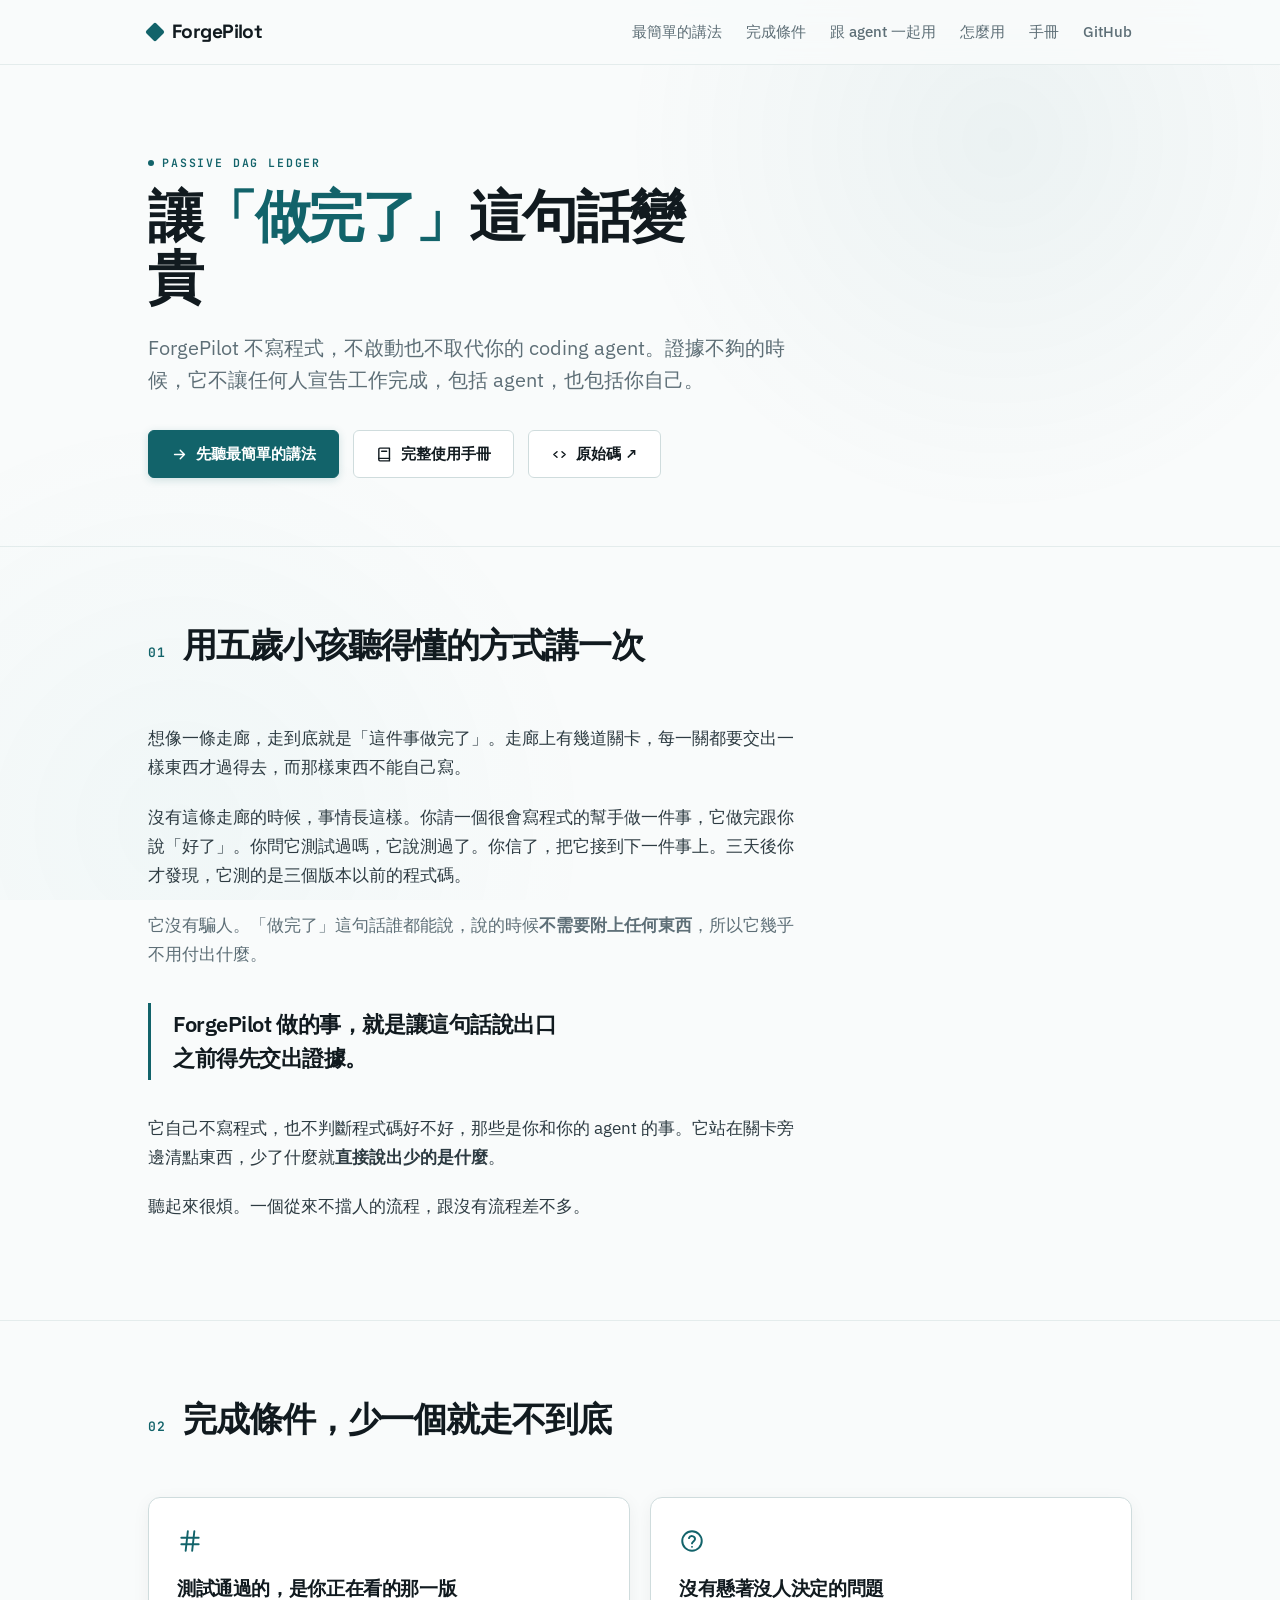
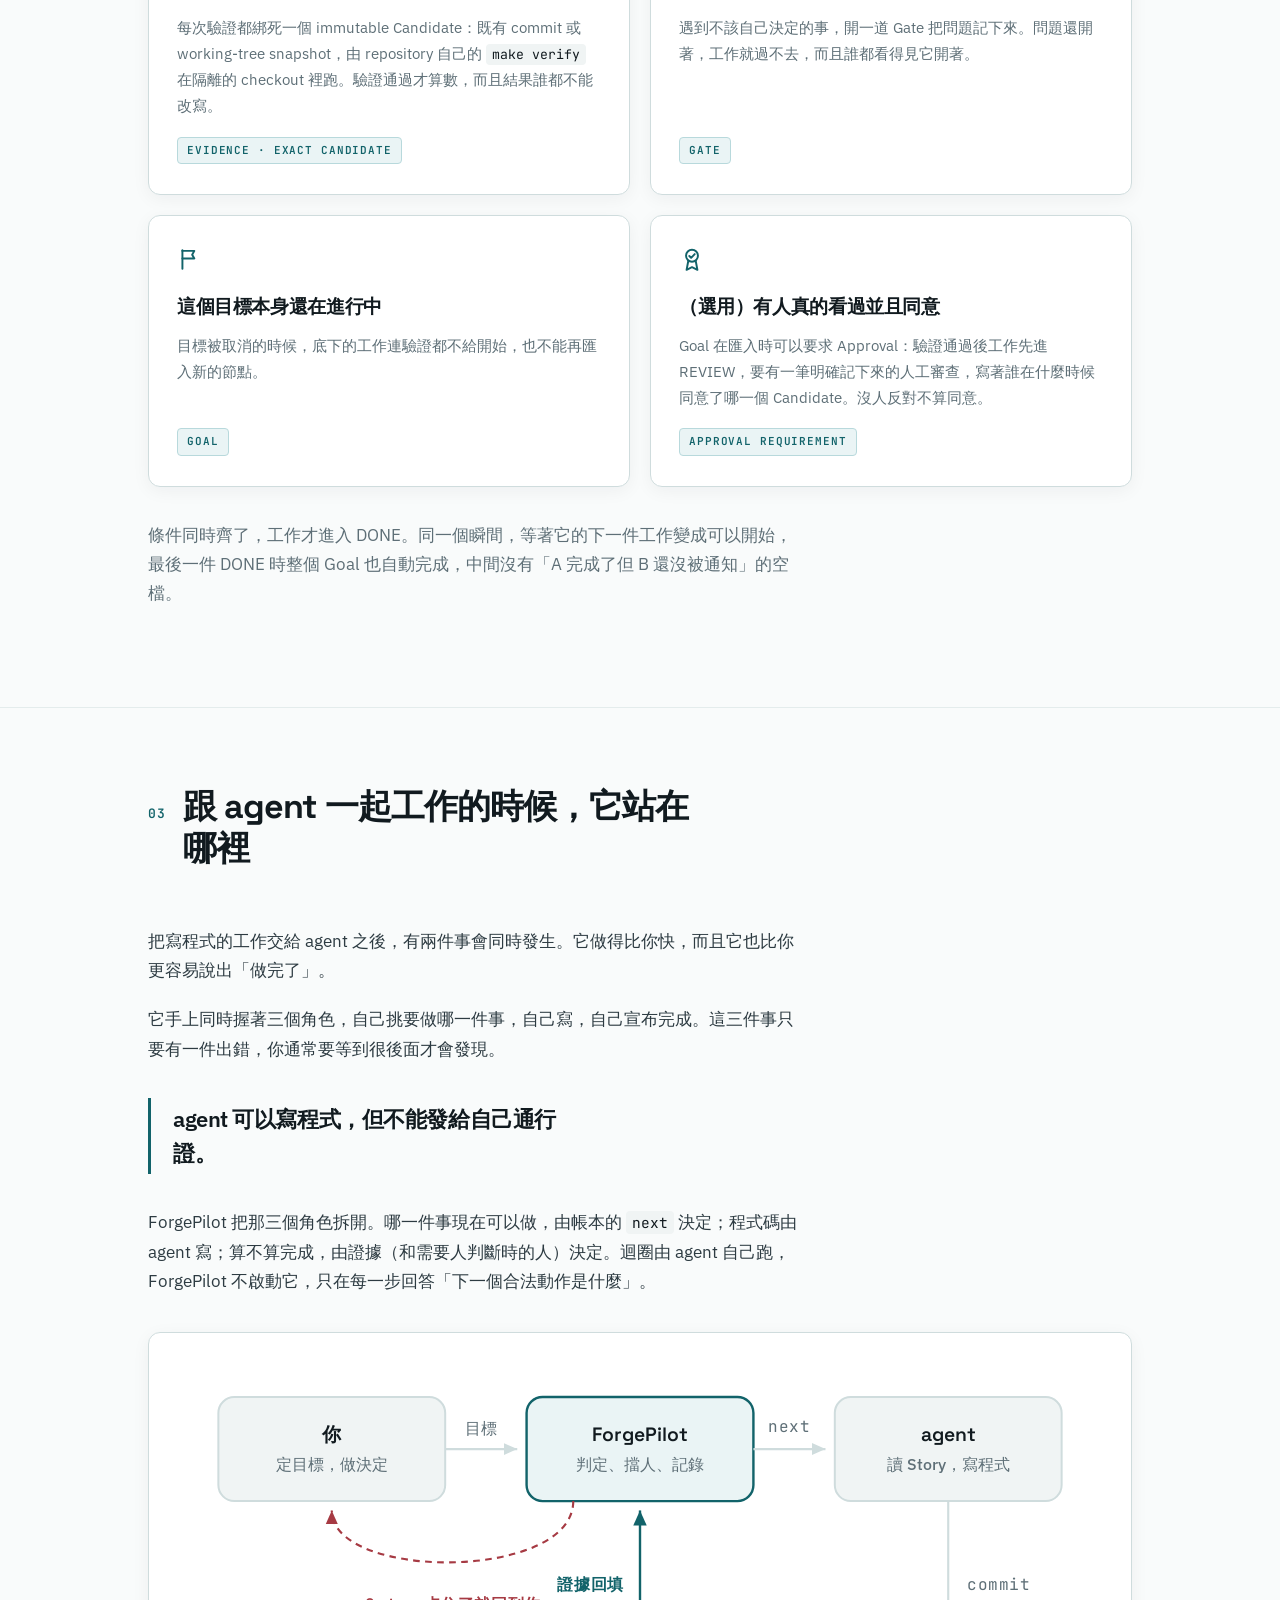
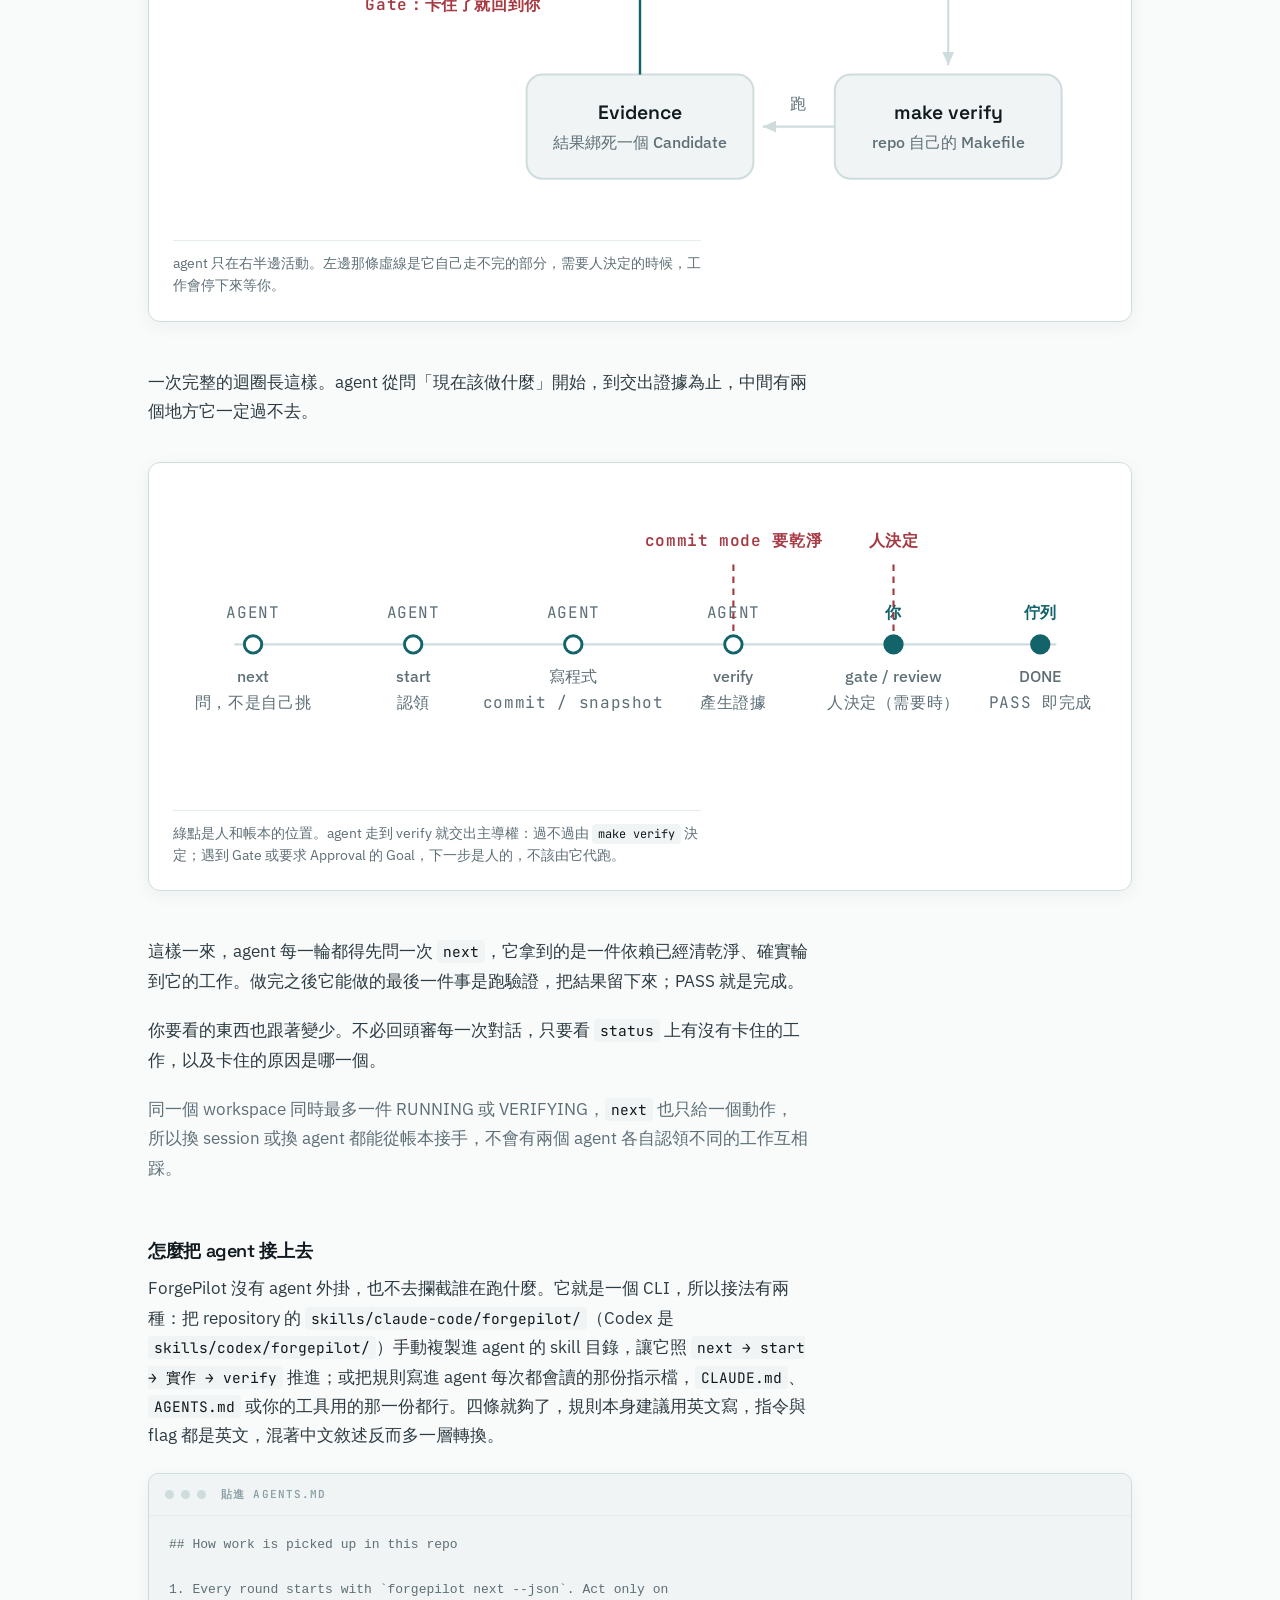
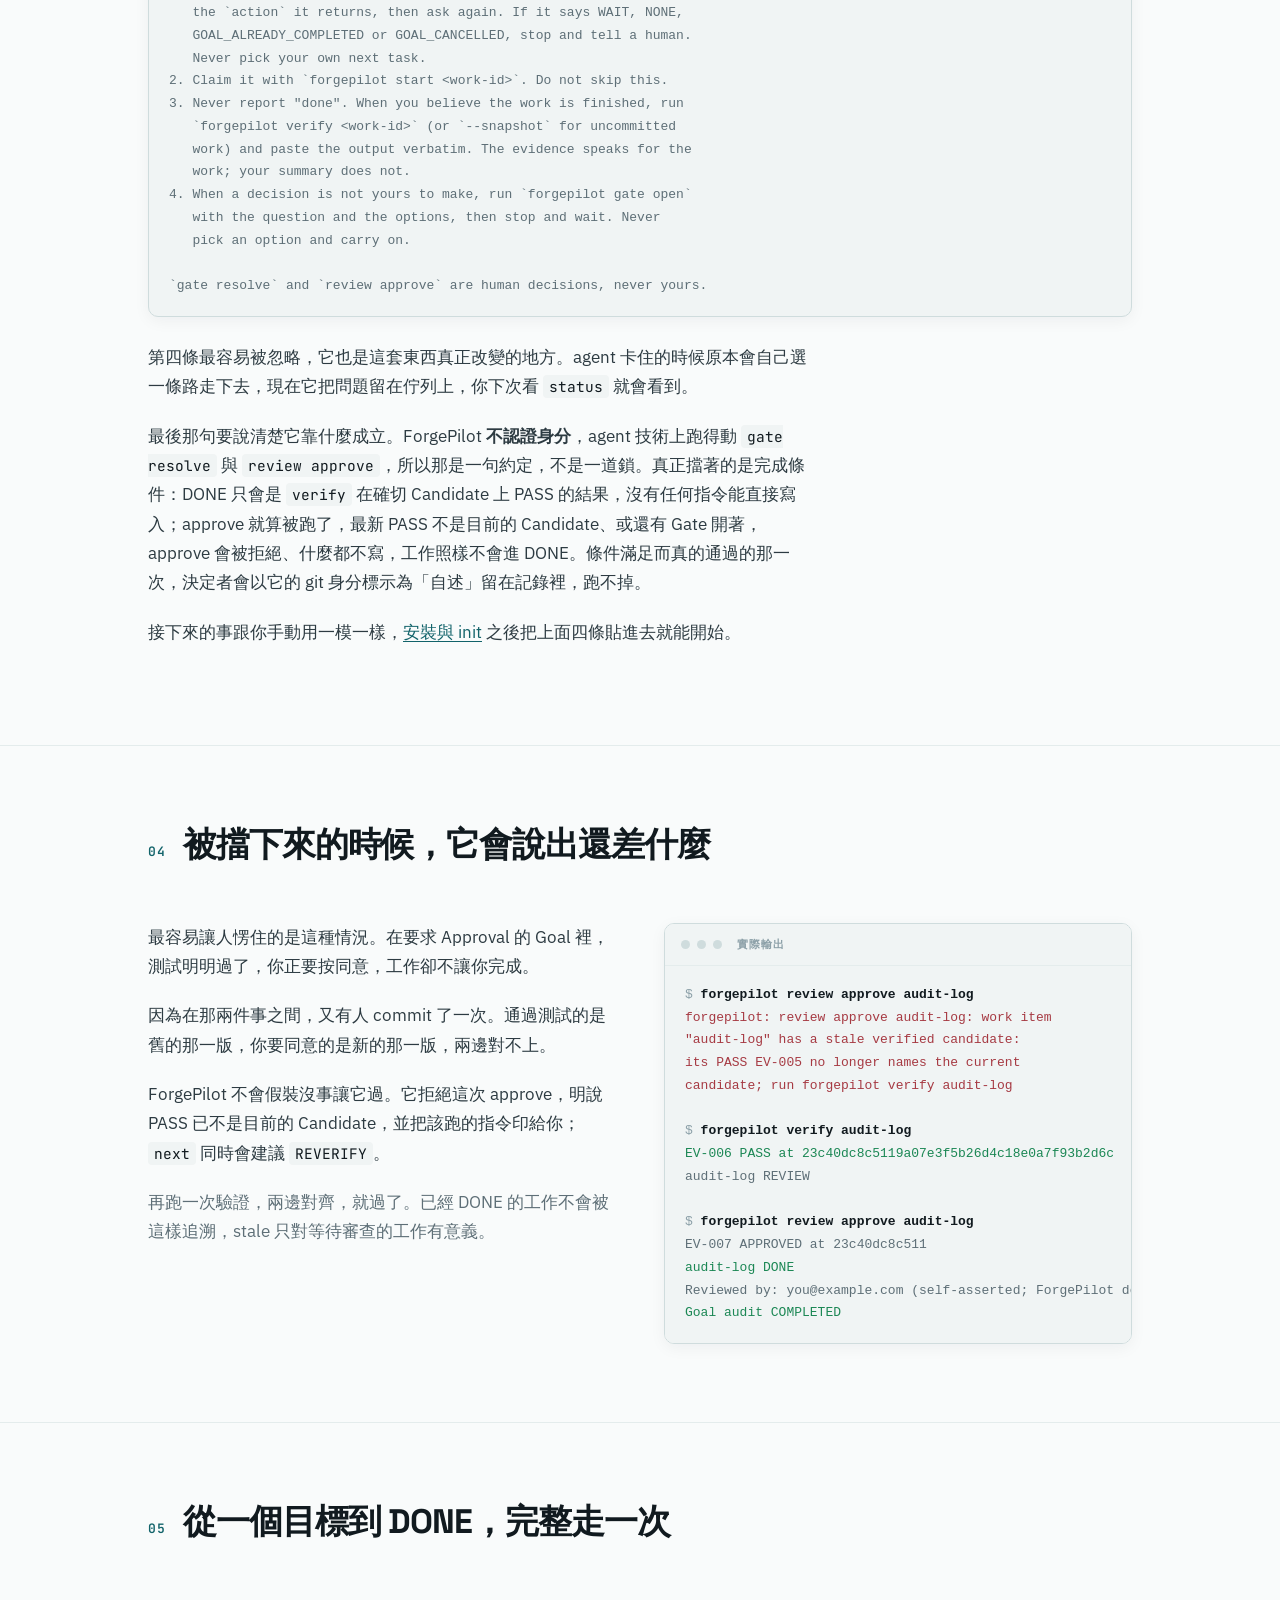
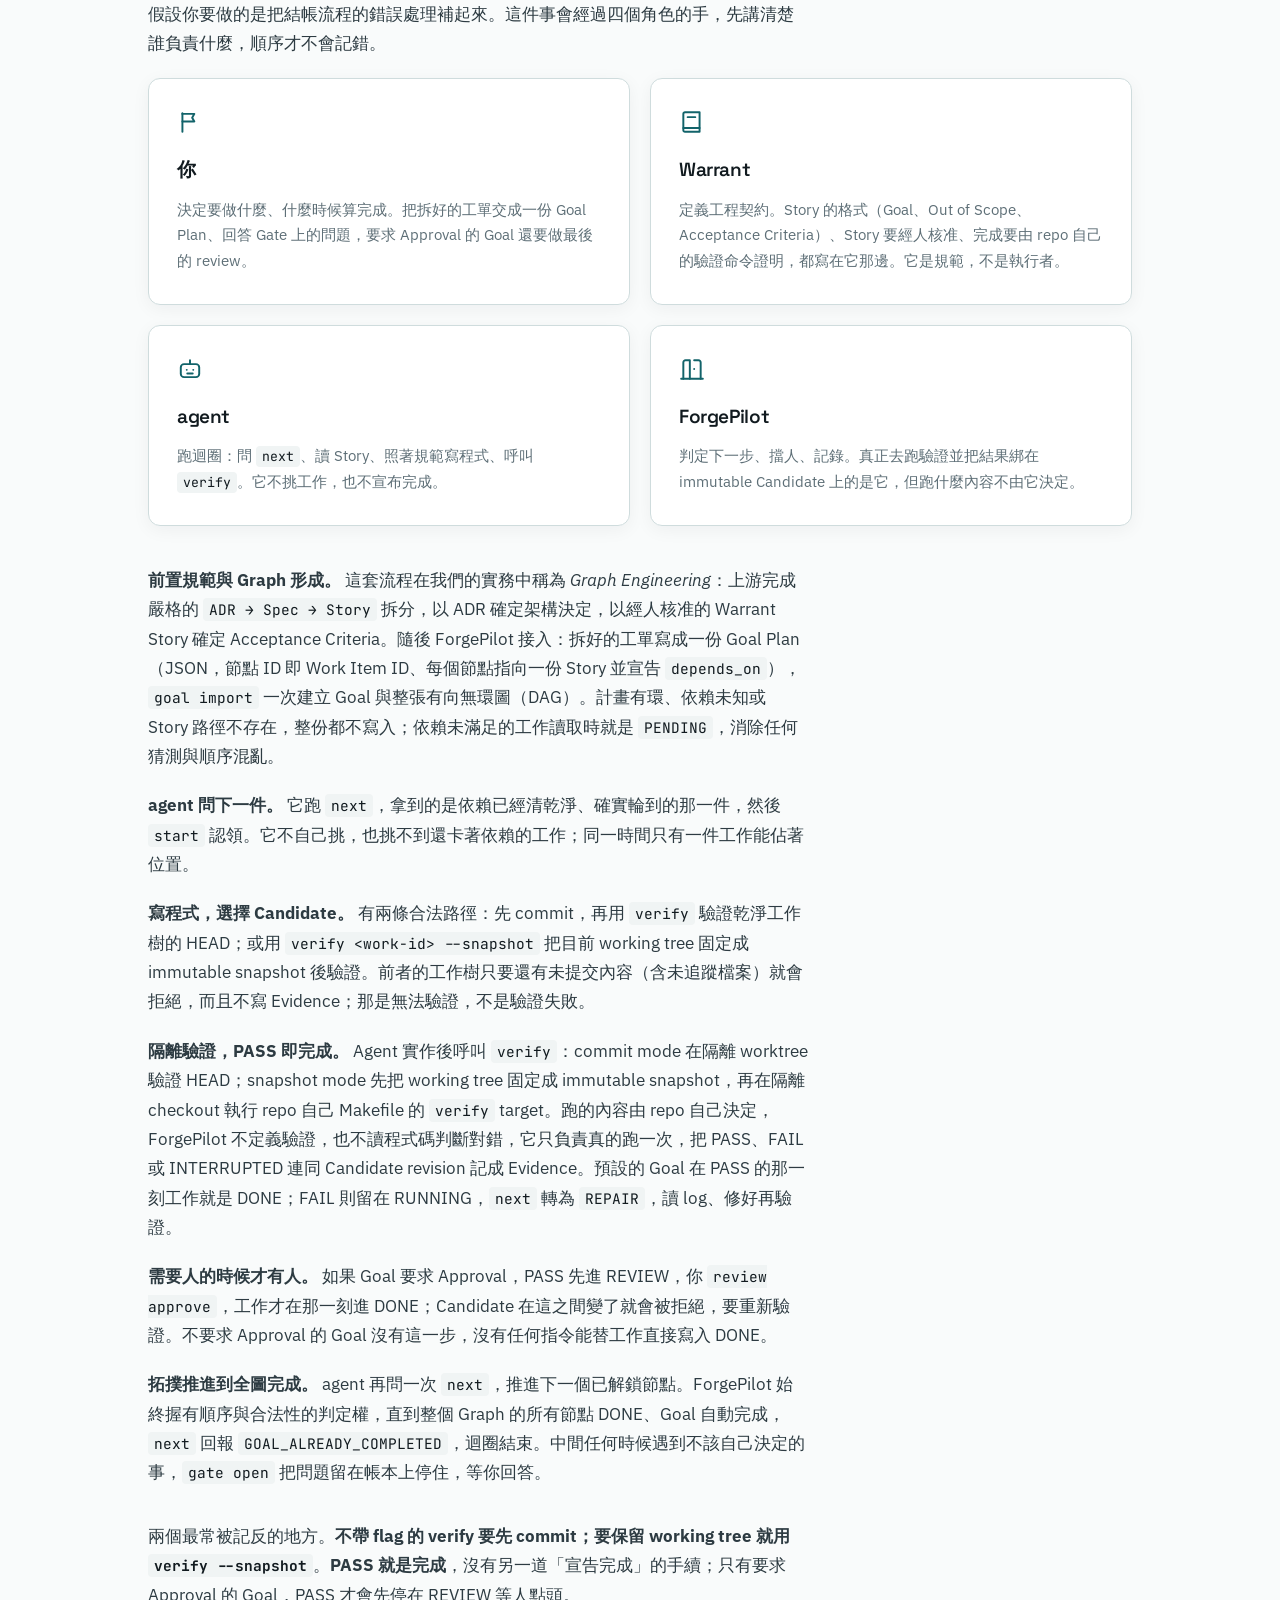
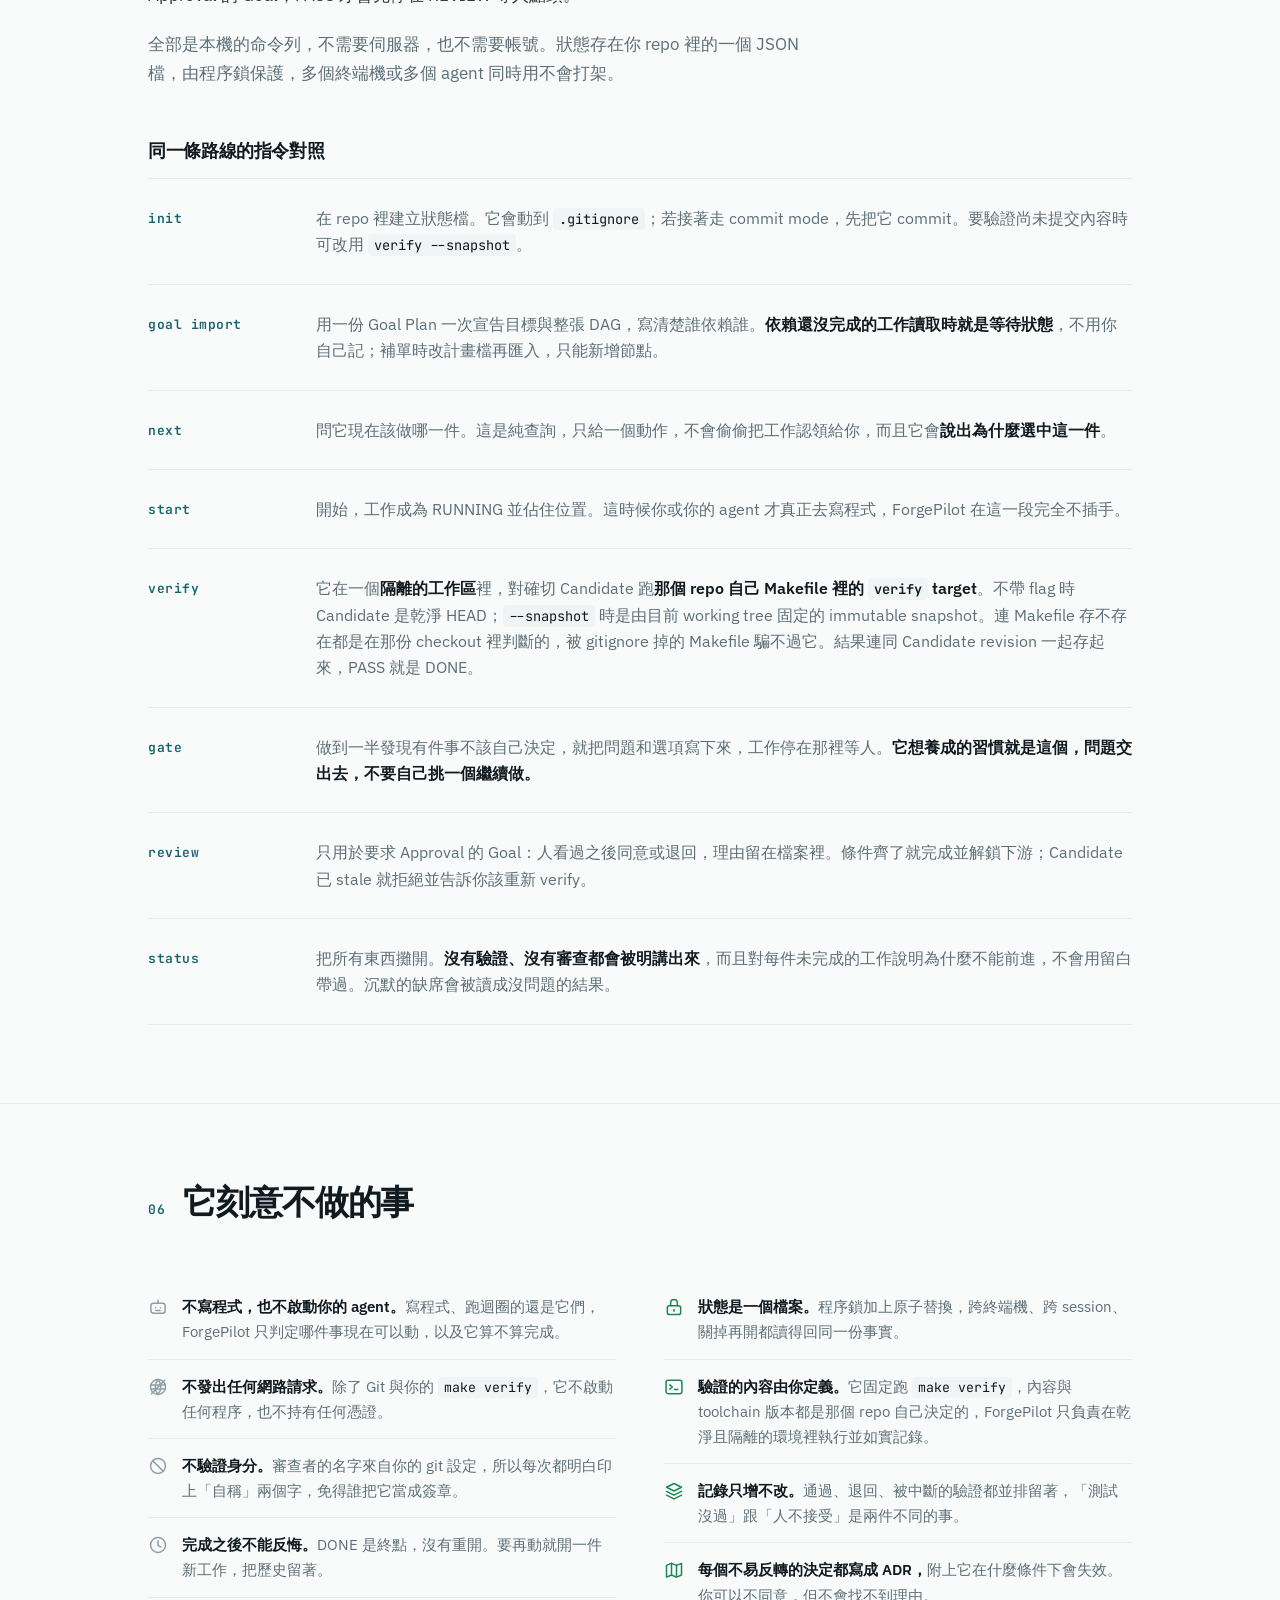
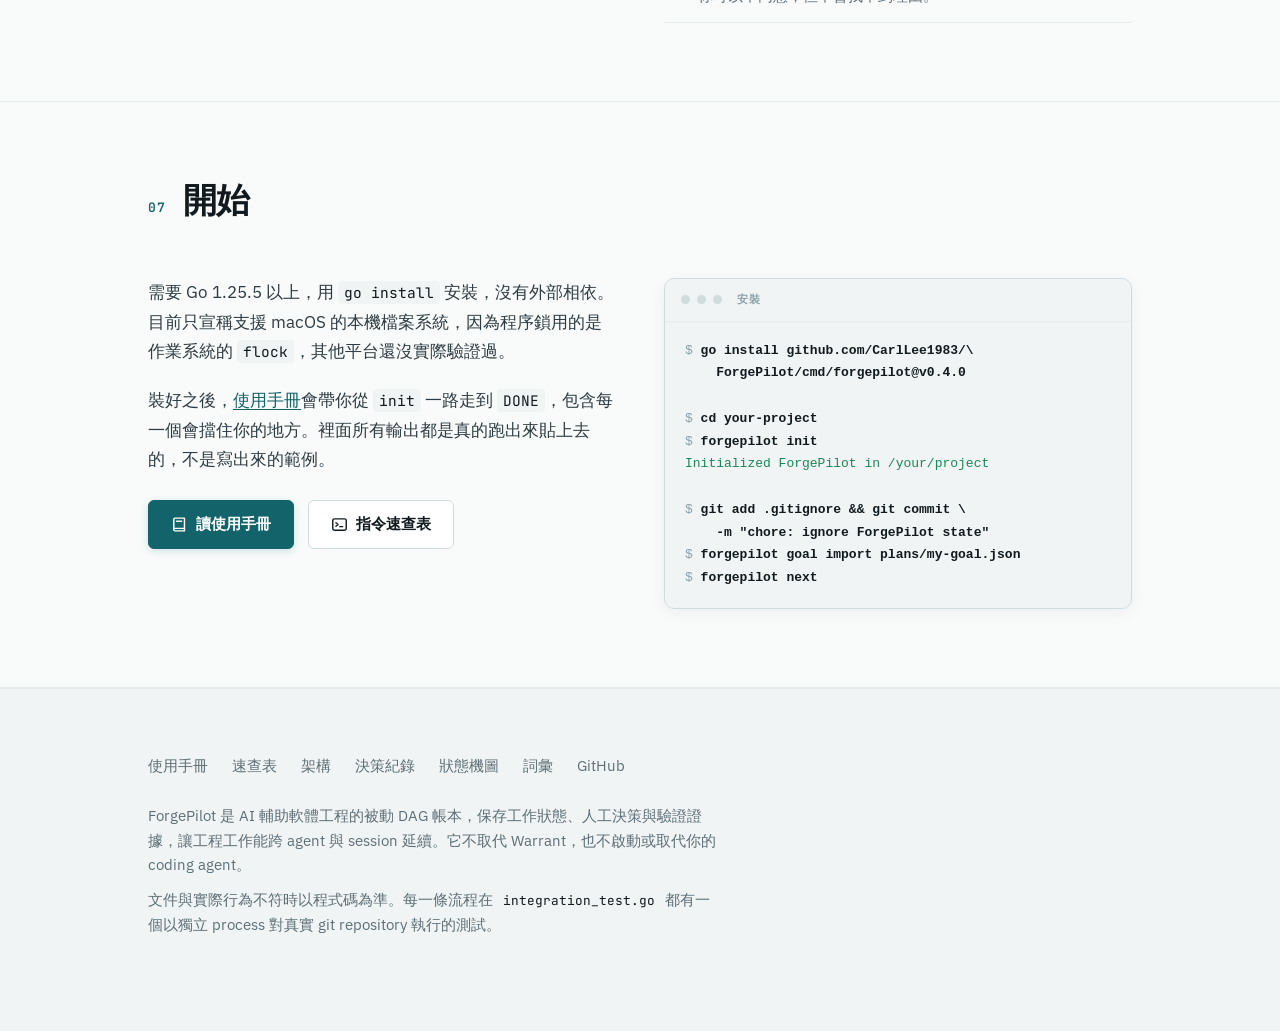
<file: docs/guide.html>
<!doctype html>
<html lang="zh-Hant">
<head>
<meta charset="utf-8">
<meta name="viewport" content="width=device-width, initial-scale=1, viewport-fit=cover">
<meta name="description" content="ForgePilot 是被動的 DAG 帳本。它不寫程式也不跑迴圈，只負責在證據不足的時候擋下「做完了」這句話，不管說的是 agent 還是你自己。">
<link rel="icon" href="favicon.svg" type="image/svg+xml">
<title>ForgePilot，讓「做完了」這句話變貴</title>
<link rel="preconnect" href="https://fonts.googleapis.com">
<link rel="preconnect" href="https://fonts.gstatic.com" crossorigin>
<link href="https://fonts.googleapis.com/css2?family=IBM+Plex+Sans:ital,wght@0,400;0,500;0,600;1,400&family=JetBrains+Mono:wght@400;500;600&family=Space+Grotesk:wght@500;600;700&display=swap" rel="stylesheet">
<link rel="stylesheet" href="tokens.css">
<style>
* { box-sizing: border-box; margin: 0; padding: 0; }
html { scroll-behavior: smooth; background: var(--color-paper); }
body {
  margin: 0; background: var(--color-paper); color: var(--color-ink-soft);
  font-family: var(--font-body); line-height: 1.75; font-size: 16px;
  -webkit-font-smoothing: antialiased;
  position: relative;
}
.wrap { max-width: 1040px; margin: 0 auto; padding: 0 28px; position: relative; z-index: 1; }
.narrow { max-width: 720px; }
a { color: var(--color-accent); text-decoration-thickness: 1px; text-underline-offset: 3px; }
a:hover { color: var(--color-ink); }
p { margin: 0 0 18px; }
code {
  font-family: var(--font-mono); font-size: .88em;
  background: var(--color-paper-deep); color: var(--color-ink); padding: 2px 6px; border-radius: 4px;
}
.eyebrow {
  font-family: var(--font-mono); font-size: 11.5px; letter-spacing: .16em;
  text-transform: uppercase; color: var(--color-accent); margin: 0 0 14px; font-weight: 600;
  display: flex; align-items: center; gap: 8px;
}
.eyebrow::before {
  content: ""; width: 6px; height: 6px; border-radius: 50%; background: var(--color-accent);
}
.icon { width: 22px; height: 22px; display: block; stroke: currentColor; fill: none;
        stroke-width: 1.8; stroke-linecap: round; stroke-linejoin: round; }
.icon-lg { width: 26px; height: 26px; }

/* ── 微動態自然水波光暈 ── */
.ambient-scene {
  position: fixed;
  inset: 0;
  pointer-events: none;
  z-index: 0;
  overflow: hidden;
}
.ambient-glow-top {
  position: absolute;
  top: -240px;
  right: -100px;
  width: 760px;
  height: 760px;
  border-radius: 50%;
  background: radial-gradient(circle, rgba(18, 99, 106, 0.06) 0%, rgba(240, 244, 244, 0) 70%);
  animation: ambientFloat 18s ease-in-out infinite alternate;
}
.ambient-glow-bottom {
  position: absolute;
  top: 45%;
  left: -240px;
  width: 840px;
  height: 840px;
  border-radius: 50%;
  background: radial-gradient(circle, rgba(21, 143, 153, 0.04) 0%, rgba(240, 244, 244, 0) 70%);
  animation: ambientFloat 24s ease-in-out infinite alternate-reverse;
}
@keyframes ambientFloat {
  0% { transform: scale(0.96) translate(0, 0); opacity: 0.7; }
  50% { transform: scale(1.06) translate(30px, 20px); opacity: 1; }
  100% { transform: scale(0.98) translate(-20px, 35px); opacity: 0.8; }
}

/* ── 導覽 ─────────────────────────────────── */
nav {
  border-bottom: 1px solid var(--color-rule); position: sticky; top: 0; z-index: var(--z-sticky);
  background: color-mix(in srgb, var(--color-paper) 88%, transparent);
  backdrop-filter: blur(14px);
}
nav .wrap { display: flex; align-items: center; gap: 24px; height: 64px; }
.brand {
  display: flex; align-items: center; gap: 10px; font-weight: 700;
  font-family: var(--font-display); font-size: 1.2rem;
  letter-spacing: -.03em; color: var(--color-ink); text-decoration: none;
}
.brand-diamond {
  width: 14px; height: 14px; background: var(--color-accent);
  transform: rotate(45deg); border-radius: 2px;
}
nav .spacer { flex: 1; }
nav a { color: var(--color-muted); text-decoration: none; font-size: 14.5px; font-weight: 500; transition: color .2s ease; }
nav a:hover { color: var(--color-accent); }
@media (max-width: 760px) { nav .hide-sm { display: none; } }

/* ── Hero ─────────────────────────────────── */
header.hero { padding: 88px 0 68px; border-bottom: 1px solid var(--color-rule); }
h1 {
  font-family: var(--font-display);
  font-size: clamp(36px, 5.8vw, 56px); line-height: 1.08;
  letter-spacing: -.045em; margin: 0 0 24px; max-width: 16ch; font-weight: 700;
  color: var(--color-ink);
}
h1 em { font-style: normal; color: var(--color-accent); }
.lede { font-size: clamp(17px, 2vw, 20px); color: var(--color-muted); max-width: 54ch; margin: 0 0 34px; line-height: 1.6; }
.cta { display: flex; flex-wrap: wrap; gap: 14px; align-items: center; }
.btn {
  display: inline-flex; align-items: center; gap: 8px; text-decoration: none;
  font-size: 15px; font-weight: 600; padding: 10px 22px; border-radius: var(--radius-control);
  border: 1px solid var(--color-rule-strong);
  color: var(--color-ink); background: var(--color-surface); transition: all var(--dur-short) var(--ease-out);
}
.btn:hover { border-color: var(--color-accent); color: var(--color-accent); transform: translateY(-1px); }
.btn.primary {
  background: var(--color-accent); border-color: var(--color-accent); color: #fff;
  box-shadow: 0 2px 8px rgba(18, 99, 106, 0.18);
}
.btn.primary:hover { background: var(--color-ink); border-color: var(--color-ink); color: #fff; }
.btn .icon { width: 17px; height: 17px; stroke-width: 2; }

/* ── 區塊 ─────────────────────────────────── */
section { padding: 78px 0; border-bottom: 1px solid var(--color-rule); }
h2 {
  font-family: var(--font-display);
  font-size: clamp(26px, 3.4vw, 34px); line-height: 1.25; letter-spacing: -.03em;
  margin: 0 0 22px; font-weight: 700; max-width: 24ch; color: var(--color-ink);
}
h3 { font-family: var(--font-display); font-size: 18px; margin: 0 0 8px; letter-spacing: -.02em; color: var(--color-ink); font-weight: 600; }
.section-head { display: flex; align-items: baseline; gap: 16px; margin-bottom: 34px; }
.section-head .num {
  font-family: var(--font-mono); font-size: 13px; color: var(--color-accent);
  letter-spacing: .1em; padding-top: 6px; font-weight: 600;
}
.body-text { max-width: 66ch; font-size: 16.5px; }
.body-text p { color: var(--color-ink-soft); margin-bottom: 20px; line-height: 1.78; }
.body-text p.dim { color: var(--color-muted); }
.pull {
  font-size: clamp(19px, 2.4vw, 22px); line-height: 1.55; letter-spacing: -.02em;
  border-left: 3px solid var(--color-accent); padding: 4px 0 4px 22px; margin: 34px 0;
  max-width: 32ch; color: var(--color-ink); font-weight: 600;
}

/* ── 卡片格 ───────────────────────────────── */
/* ── 卡片格 ───────────────────────────────── */
.grid {
  display: grid;
  gap: 20px;
  margin-top: 24px;
}
.grid.two {
  grid-template-columns: repeat(2, minmax(0, 1fr));
}
.grid.three {
  grid-template-columns: repeat(3, minmax(0, 1fr));
}
.cell {
  background: var(--color-surface);
  padding: 30px 28px;
  border: 1px solid var(--color-rule-strong);
  border-radius: 12px;
  box-shadow: 0 4px 18px var(--color-shadow);
  display: flex;
  flex-direction: column;
  align-items: flex-start;
  transition: transform var(--dur-short) var(--ease-out), border-color var(--dur-short) var(--ease-out), box-shadow var(--dur-short) var(--ease-out);
}
.cell:hover {
  transform: translateY(-2px);
  border-color: var(--color-accent-border);
  box-shadow: 0 8px 24px rgba(18, 99, 106, 0.08);
}
.cell .icon {
  color: var(--color-accent);
  margin-bottom: 18px;
}
.cell h3 {
  font-family: var(--font-display);
  font-size: 19px;
  margin: 0 0 10px;
  font-weight: 600;
  color: var(--color-ink);
  letter-spacing: -.02em;
}
.cell p {
  margin: 0;
  font-size: 15px;
  color: var(--color-muted);
  line-height: 1.72;
  flex-grow: 1;
}
.cell .tag {
  font-family: var(--font-mono);
  font-size: 11px;
  letter-spacing: .08em;
  text-transform: uppercase;
  color: var(--color-accent);
  display: inline-block;
  margin-top: 18px;
  font-weight: 600;
  background: var(--color-accent-soft);
  border: 1px solid var(--color-accent-border);
  padding: 3px 9px;
  border-radius: 4px;
}
@media (max-width: 768px) {
  .grid.two, .grid.three {
    grid-template-columns: 1fr;
  }
}

/* ── 步驟 ─────────────────────────────────── */
.steps { border-top: 1px solid var(--color-rule); margin-top: 12px; }
.stepline {
  display: grid; grid-template-columns: 140px 1fr; gap: 28px;
  padding: 26px 0; border-bottom: 1px solid var(--color-rule);
}
.stepline .k {
  font-family: var(--font-mono); font-size: 13px; color: var(--color-accent);
  letter-spacing: .04em; padding-top: 3px; font-weight: 600;
}
.stepline p { margin: 0; color: var(--color-muted); font-size: 15.5px; line-height: 1.7; }
.stepline strong { color: var(--color-ink); font-weight: 600; }
@media (max-width: 700px) { .stepline { grid-template-columns: 1fr; gap: 6px; } }

/* ── 終端機 ───────────────────────────────── */
.term {
  background: var(--color-paper-deep); border: 1px solid var(--color-rule-strong); border-radius: var(--radius-surface);
  font-family: var(--font-mono); font-size: 13px; line-height: 1.75; overflow-x: auto;
  margin: 0; padding: 0; box-shadow: 0 4px 16px var(--color-shadow);
}
.term .bar {
  display: flex; align-items: center; gap: 7px; padding: 11px 16px;
  border-bottom: 1px solid var(--color-rule); color: var(--color-faint); font-size: 11px;
  letter-spacing: .1em; text-transform: uppercase; font-weight: 600;
}
.term .dot { width: 9px; height: 9px; border-radius: 50%; background: var(--color-rule-strong); }
.term pre { margin: 0; padding: 18px 20px; white-space: pre; }
.term .c { color: var(--color-ink); font-weight: 600; }
.term .c::before { content: "$ "; color: var(--color-faint); font-weight: 400; }
.term .o { color: var(--color-muted); }
.term .ok { color: var(--color-success); font-weight: 500; }
.term .no { color: var(--color-error); font-weight: 500; }

/* ── SVG 圖 ───────────────────────────────────── */
figure {
  margin: 36px 0 0;
  background: var(--color-surface);
  border: 1px solid var(--color-rule-strong);
  border-radius: 12px;
  padding: 24px;
  box-shadow: 0 4px 18px var(--color-shadow);
}
figure svg {
  width: 100%;
  height: auto;
  display: block;
}
figcaption {
  font-size: 13.5px;
  color: var(--color-muted);
  margin-top: 16px;
  padding-top: 12px;
  border-top: 1px solid var(--color-rule);
  max-width: 66ch;
  line-height: 1.6;
}
.d-box {
  fill: var(--color-paper-deep);
  stroke: var(--color-rule-strong);
  stroke-width: 1.5;
  transition: all var(--dur-short) var(--ease-out);
}
.d-box.on {
  fill: var(--color-accent-soft);
  stroke: var(--color-accent);
  stroke-width: 1.8;
}
.d-line {
  stroke: var(--color-rule-strong);
  stroke-width: 1.6;
  fill: none;
}
.d-line.on {
  stroke: var(--color-accent);
  stroke-width: 1.8;
}
.d-line.stopline {
  stroke: var(--color-error);
  stroke-dasharray: 5 4;
  stroke-width: 1.6;
}
.d-t {
  fill: var(--color-ink);
  font-size: 14.5px;
  font-weight: 600;
  font-family: var(--font-display);
}
.d-t.small {
  font-size: 12px;
  font-weight: 500;
  fill: var(--color-muted);
  font-family: var(--font-body);
}
.d-lab {
  fill: var(--color-muted);
  font-size: 12px;
  font-family: var(--font-mono);
  letter-spacing: .04em;
}
.d-lab.on {
  fill: var(--color-accent);
  font-weight: 600;
}
.d-lab.stop {
  fill: var(--color-error);
  font-weight: 600;
}
.d-dot {
  fill: var(--color-surface);
  stroke: var(--color-accent);
  stroke-width: 2.2;
}
.d-dot.human {
  fill: var(--color-accent);
}

/* ── 對照 ─────────────────────────────────── */
.split { display: grid; grid-template-columns: 1fr 1fr; gap: 48px; align-items: start; }
@media (max-width: 820px) { .split { grid-template-columns: 1fr; gap: 34px; } }
ul.plain { list-style: none; padding: 0; margin: 0; }
ul.plain li {
  display: flex; gap: 14px; padding: 14px 0; border-bottom: 1px solid var(--color-rule);
  font-size: 15px; color: var(--color-muted); line-height: 1.68;
}
ul.plain li .icon { flex: none; margin-top: 3px; width: 20px; height: 20px; }
ul.plain li b { color: var(--color-ink); font-weight: 600; }
.yes .icon { color: var(--color-success); }
.no-list .icon { color: var(--color-faint); }

/* ── 頁尾 ─────────────────────────────────── */
footer {
  padding: 64px 0 84px; color: var(--color-muted); font-size: 14.5px;
  border-top: 1px solid var(--color-rule); background: var(--color-paper-deep);
}
footer .links { display: flex; flex-wrap: wrap; gap: 24px; margin-bottom: 26px; }
footer a { color: var(--color-muted); text-decoration: none; }
footer a:hover { color: var(--color-accent); }
footer p { max-width: 64ch; margin: 0 0 10px; line-height: 1.7; }
</style>
</head>
<body>
<!-- 精緻北歐水波晨光 (純 CSS 微動態) -->
<div class="ambient-scene" aria-hidden="true">
  <div class="ambient-glow-top"></div>
  <div class="ambient-glow-bottom"></div>
</div>

<svg width="0" height="0" style="position:absolute" aria-hidden="true">
  <defs>
    <symbol id="i-gate" viewBox="0 0 24 24"><path d="M4 21V6a2 2 0 0 1 2-2h4v17"/><path d="M20 21V6a2 2 0 0 0-2-2h-4"/><path d="M2 21h20"/><path d="M14 12h.01"/></symbol>
    <symbol id="i-seal" viewBox="0 0 24 24"><circle cx="12" cy="9" r="5.5"/><path d="M9.5 9.2l1.7 1.7 3.3-3.4"/><path d="M8.6 13.6L7 22l5-2.4L17 22l-1.6-8.4"/></symbol>
    <symbol id="i-hash" viewBox="0 0 24 24"><path d="M4 9h16M4 15h16M10 3L8 21M16 3l-2 18"/></symbol>
    <symbol id="i-ask" viewBox="0 0 24 24"><circle cx="12" cy="12" r="9"/><path d="M9.2 9.3a2.9 2.9 0 0 1 5.6.9c0 1.9-2.8 2.4-2.8 4"/><path d="M12 17.4h.01"/></symbol>
    <symbol id="i-flag" viewBox="0 0 24 24"><path d="M5 21V4"/><path d="M5 4.5h11l-2 3.5 2 3.5H5"/></symbol>
    <symbol id="i-term" viewBox="0 0 24 24"><rect x="2.5" y="4" width="19" height="16" rx="2.5"/><path d="M7 9.5l3 2.5-3 2.5M12.5 15h4"/></symbol>
    <symbol id="i-lock" viewBox="0 0 24 24"><rect x="4" y="10.5" width="16" height="10.5" rx="2.5"/><path d="M8 10.5V7a4 4 0 0 1 8 0v3.5"/><path d="M12 15v2"/></symbol>
    <symbol id="i-offline" viewBox="0 0 24 24"><circle cx="12" cy="12" r="9"/><path d="M3.2 9.5h17.6M3.2 14.5h17.6"/><path d="M12 3c-4.5 6-4.5 12 0 18 4.5-6 4.5-12 0-18z"/><path d="M4 20L20 4"/></symbol>
    <symbol id="i-bot" viewBox="0 0 24 24"><rect x="3.5" y="7.5" width="17" height="12" rx="3"/><path d="M12 7.5V4M9 12.8h.01M15 12.8h.01M9.5 16.2h5"/></symbol>
    <symbol id="i-arrow" viewBox="0 0 24 24"><path d="M5 12h14M13 6l6 6-6 6"/></symbol>
    <symbol id="i-book" viewBox="0 0 24 24"><path d="M4 4.5A1.5 1.5 0 0 1 5.5 3H19v18H5.5A1.5 1.5 0 0 1 4 19.5z"/><path d="M4 17.5h15"/><path d="M8 7.5h7"/></symbol>
    <symbol id="i-code" viewBox="0 0 24 24"><path d="M8.5 8L4 12l4.5 4M15.5 8l4.5 4-4.5 4"/></symbol>
    <symbol id="i-map" viewBox="0 0 24 24"><path d="M3 6.5l6-2.5 6 2.5 6-2.5v14l-6 2.5-6-2.5-6 2.5z"/><path d="M9 4v14M15 6.5v14"/></symbol>
    <symbol id="i-block" viewBox="0 0 24 24"><circle cx="12" cy="12" r="9"/><path d="M5.6 5.6l12.8 12.8"/></symbol>
    <symbol id="i-clock" viewBox="0 0 24 24"><circle cx="12" cy="12" r="9"/><path d="M12 7v5.4l3.4 2"/></symbol>
    <symbol id="i-stack" viewBox="0 0 24 24"><path d="M12 3l9 4.5-9 4.5-9-4.5z"/><path d="M3 12.5l9 4.5 9-4.5"/><path d="M3 17l9 4.5 9-4.5"/></symbol>
  </defs>
</svg>

<nav aria-label="主要導覽">
  <div class="wrap">
    <a class="brand" href="index.html">
      <span class="brand-diamond"></span>
      ForgePilot
    </a>
    <span class="spacer"></span>
    <a href="#eli5" class="hide-sm">最簡單的講法</a>
    <a href="#gates" class="hide-sm">完成條件</a>
    <a href="#agent" class="hide-sm">跟 agent 一起用</a>
    <a href="#how">怎麼用</a>
    <a href="learn/handbook.html">手冊</a>
    <a href="https://github.com/CarlLee1983/ForgePilot" target="_blank">GitHub</a>
  </div>
</nav>

<header class="hero">
  <div class="wrap">
    <p class="eyebrow">Passive DAG Ledger</p>
    <h1>讓<em>「做完了」</em>這句話變貴</h1>
    <p class="lede">ForgePilot 不寫程式，不啟動也不取代你的 coding agent。證據不夠的時候，它不讓任何人宣告工作完成，包括 agent，也包括你自己。</p>
    <div class="cta">
      <a class="btn primary" href="#eli5"><svg class="icon" aria-hidden="true"><use href="#i-arrow"/></svg>先聽最簡單的講法</a>
      <a class="btn" href="learn/handbook.html"><svg class="icon" aria-hidden="true"><use href="#i-book"/></svg>完整使用手冊</a>
      <a class="btn" href="https://github.com/CarlLee1983/ForgePilot" target="_blank"><svg class="icon" aria-hidden="true"><use href="#i-code"/></svg>原始碼 ↗</a>
    </div>
  </div>
</header>

<section id="eli5">
  <div class="wrap">
    <div class="section-head">
      <span class="num">01</span>
      <h2>用五歲小孩聽得懂的方式講一次</h2>
    </div>
    <div class="body-text">
      <p>想像一條走廊，走到底就是「這件事做完了」。走廊上有幾道關卡，每一關都要交出一樣東西才過得去，而那樣東西不能自己寫。</p>
      <p>沒有這條走廊的時候，事情長這樣。你請一個很會寫程式的幫手做一件事，它做完跟你說「好了」。你問它測試過嗎，它說測過了。你信了，把它接到下一件事上。三天後你才發現，它測的是三個版本以前的程式碼。</p>
      <p class="dim">它沒有騙人。「做完了」這句話誰都能說，說的時候<strong>不需要附上任何東西</strong>，所以它幾乎不用付出什麼。</p>
      <div class="pull">ForgePilot 做的事，就是讓這句話說出口之前得先交出證據。</div>
      <p>它自己不寫程式，也不判斷程式碼好不好，那些是你和你的 agent 的事。它站在關卡旁邊清點東西，少了什麼就<strong>直接說出少的是什麼</strong>。</p>
      <p>聽起來很煩。一個從來不擋人的流程，跟沒有流程差不多。</p>
    </div>
  </div>
</section>

<section id="gates">
  <div class="wrap">
    <div class="section-head">
      <span class="num">02</span>
      <h2>完成條件，少一個就走不到底</h2>
    </div>
    <div class="grid two">
      <div class="cell">
        <svg class="icon icon-lg" aria-hidden="true"><use href="#i-hash"/></svg>
        <h3>測試通過的，是你正在看的那一版</h3>
        <p>每次驗證都綁死一個 immutable Candidate：既有 commit 或 working-tree snapshot，由 repository 自己的 <code>make verify</code> 在隔離的 checkout 裡跑。驗證通過才算數，而且結果誰都不能改寫。</p>
        <span class="tag">Evidence · exact Candidate</span>
      </div>
      <div class="cell">
        <svg class="icon icon-lg" aria-hidden="true"><use href="#i-ask"/></svg>
        <h3>沒有懸著沒人決定的問題</h3>
        <p>遇到不該自己決定的事，開一道 Gate 把問題記下來。問題還開著，工作就過不去，而且誰都看得見它開著。</p>
        <span class="tag">Gate</span>
      </div>
      <div class="cell">
        <svg class="icon icon-lg" aria-hidden="true"><use href="#i-flag"/></svg>
        <h3>這個目標本身還在進行中</h3>
        <p>目標被取消的時候，底下的工作連驗證都不給開始，也不能再匯入新的節點。</p>
        <span class="tag">Goal</span>
      </div>
      <div class="cell">
        <svg class="icon icon-lg" aria-hidden="true"><use href="#i-seal"/></svg>
        <h3>（選用）有人真的看過並且同意</h3>
        <p>Goal 在匯入時可以要求 Approval：驗證通過後工作先進 REVIEW，要有一筆明確記下來的人工審查，寫著誰在什麼時候同意了哪一個 Candidate。沒人反對不算同意。</p>
        <span class="tag">Approval Requirement</span>
      </div>
    </div>
    <div class="body-text" style="margin-top:34px">
      <p class="dim">條件同時齊了，工作才進入 DONE。同一個瞬間，等著它的下一件工作變成可以開始，最後一件 DONE 時整個 Goal 也自動完成，中間沒有「A 完成了但 B 還沒被通知」的空檔。</p>
    </div>
  </div>
</section>

<section id="agent">
  <div class="wrap">
    <div class="section-head">
      <span class="num">03</span>
      <h2>跟 agent 一起工作的時候，它站在哪裡</h2>
    </div>
    <div class="body-text">
      <p>把寫程式的工作交給 agent 之後，有兩件事會同時發生。它做得比你快，而且它也比你更容易說出「做完了」。</p>
      <p>它手上同時握著三個角色，自己挑要做哪一件事，自己寫，自己宣布完成。這三件事只要有一件出錯，你通常要等到很後面才會發現。</p>
      <div class="pull">agent 可以寫程式，但不能發給自己通行證。</div>
      <p>ForgePilot 把那三個角色拆開。哪一件事現在可以做，由帳本的 <code>next</code> 決定；程式碼由 agent 寫；算不算完成，由證據（和需要人判斷時的人）決定。迴圈由 agent 自己跑，ForgePilot 不啟動它，只在每一步回答「下一個合法動作是什麼」。</p>
    </div>

    <figure>
      <svg viewBox="0 0 700 350" role="img" aria-labelledby="loop-title">
        <title id="loop-title">人、ForgePilot 與 agent 的分工循環</title>
        <defs>
          <marker id="ah" viewBox="0 0 10 10" refX="9" refY="5" markerWidth="7" markerHeight="7" orient="auto-start-reverse">
            <path d="M0 1 L9 5 L0 9 z" fill="var(--color-rule-strong)"/>
          </marker>
          <marker id="ah-accent" viewBox="0 0 10 10" refX="9" refY="5" markerWidth="7" markerHeight="7" orient="auto-start-reverse">
            <path d="M0 1 L9 5 L0 9 z" fill="var(--color-accent)"/>
          </marker>
          <marker id="ah-stop" viewBox="0 0 10 10" refX="9" refY="5" markerWidth="7" markerHeight="7" orient="auto-start-reverse">
            <path d="M0 1 L9 5 L0 9 z" fill="var(--color-error)"/>
          </marker>
        </defs>

        <g class="d-line">
          <rect class="d-box" x="34" y="30" width="170" height="78" rx="12"/>
          <rect class="d-box on" x="265" y="30" width="170" height="78" rx="12"/>
          <rect class="d-box" x="496" y="30" width="170" height="78" rx="12"/>
          <rect class="d-box" x="496" y="238" width="170" height="78" rx="12"/>
          <rect class="d-box" x="265" y="238" width="170" height="78" rx="12"/>
        </g>

        <text class="d-t" x="119" y="63" text-anchor="middle">你</text>
        <text class="d-t small" x="119" y="85" text-anchor="middle">定目標，做決定</text>

        <text class="d-t" x="350" y="63" text-anchor="middle">ForgePilot</text>
        <text class="d-t small" x="350" y="85" text-anchor="middle">判定、擋人、記錄</text>

        <text class="d-t" x="581" y="63" text-anchor="middle">agent</text>
        <text class="d-t small" x="581" y="85" text-anchor="middle">讀 Story，寫程式</text>

        <text class="d-t" x="581" y="271" text-anchor="middle">make verify</text>
        <text class="d-t small" x="581" y="293" text-anchor="middle">repo 自己的 Makefile</text>

        <text class="d-t" x="350" y="271" text-anchor="middle">Evidence</text>
        <text class="d-t small" x="350" y="293" text-anchor="middle">結果綁死一個 Candidate</text>

        <g class="d-line" marker-end="url(#ah)">
          <path d="M204 69 L258 69"/>
          <path d="M435 69 L489 69"/>
          <path d="M581 108 L581 231"/>
          <path d="M496 277 L442 277"/>
        </g>
        <g class="d-line on" marker-end="url(#ah-accent)">
          <path d="M350 238 L350 115"/>
        </g>
        <g class="d-line stopline" marker-end="url(#ah-stop)">
          <path d="M300 108 C 300 168, 119 168, 119 115"/>
        </g>

        <text class="d-lab" x="231" y="58" text-anchor="middle">目標</text>
        <text class="d-lab" x="462" y="56" text-anchor="middle">next</text>
        <text class="d-lab" x="595" y="175" text-anchor="start">commit</text>
        <text class="d-lab" x="469" y="264" text-anchor="middle">跑</text>
        <text class="d-lab on" x="338" y="175" text-anchor="end">證據回填</text>
        <text class="d-lab stop" x="210" y="190" text-anchor="middle">Gate：卡住了就回到你</text>
      </svg>
      <figcaption>agent 只在右半邊活動。左邊那條虛線是它自己走不完的部分，需要人決定的時候，工作會停下來等你。</figcaption>
    </figure>

    <div class="body-text" style="margin-top:46px">
      <p>一次完整的迴圈長這樣。agent 從問「現在該做什麼」開始，到交出證據為止，中間有兩個地方它一定過不去。</p>
    </div>

    <figure>
      <svg viewBox="0 0 700 230" role="img" aria-labelledby="flow-title">
        <title id="flow-title">一次工作迴圈與兩個擋點</title>
        <line class="d-line" x1="46" y1="118" x2="662" y2="118"/>

        <g>
          <circle class="d-dot" cx="60" cy="118" r="6.5"/>
          <circle class="d-dot" cx="180" cy="118" r="6.5"/>
          <circle class="d-dot" cx="300" cy="118" r="6.5"/>
          <circle class="d-dot" cx="420" cy="118" r="6.5"/>
          <circle class="d-dot human" cx="540" cy="118" r="6.5"/>
          <circle class="d-dot human" cx="650" cy="118" r="6.5"/>
        </g>

        <g class="d-lab">
          <text x="60" y="98" text-anchor="middle">AGENT</text>
          <text x="180" y="98" text-anchor="middle">AGENT</text>
          <text x="300" y="98" text-anchor="middle">AGENT</text>
          <text x="420" y="98" text-anchor="middle">AGENT</text>
        </g>
        <g class="d-lab on">
          <text x="540" y="98" text-anchor="middle">你</text>
          <text x="650" y="98" text-anchor="middle">佇列</text>
        </g>

        <g class="d-t small">
          <text x="60" y="146" text-anchor="middle">next</text>
          <text x="180" y="146" text-anchor="middle">start</text>
          <text x="300" y="146" text-anchor="middle">寫程式</text>
          <text x="420" y="146" text-anchor="middle">verify</text>
          <text x="540" y="146" text-anchor="middle">gate / review</text>
          <text x="650" y="146" text-anchor="middle">DONE</text>
        </g>
        <g class="d-lab">
          <text x="60" y="166" text-anchor="middle">問，不是自己挑</text>
          <text x="180" y="166" text-anchor="middle">認領</text>
          <text x="300" y="166" text-anchor="middle">commit / snapshot</text>
          <text x="420" y="166" text-anchor="middle">產生證據</text>
          <text x="540" y="166" text-anchor="middle">人決定（需要時）</text>
          <text x="650" y="166" text-anchor="middle">PASS 即完成</text>
        </g>

        <g class="d-line stopline">
          <path d="M420 108 L420 56"/>
          <path d="M540 108 L540 56"/>
        </g>
        <g class="d-lab stop">
          <text x="420" y="44" text-anchor="middle">commit mode 要乾淨</text>
          <text x="540" y="44" text-anchor="middle">人決定</text>
        </g>
      </svg>
      <figcaption>綠點是人和帳本的位置。agent 走到 verify 就交出主導權：過不過由 <code>make verify</code> 決定；遇到 Gate 或要求 Approval 的 Goal，下一步是人的，不該由它代跑。</figcaption>
    </figure>

    <div class="body-text" style="margin-top:46px">
      <p>這樣一來，agent 每一輪都得先問一次 <code>next</code>，它拿到的是一件依賴已經清乾淨、確實輪到它的工作。做完之後它能做的最後一件事是跑驗證，把結果留下來；PASS 就是完成。</p>
      <p>你要看的東西也跟著變少。不必回頭審每一次對話，只要看 <code>status</code> 上有沒有卡住的工作，以及卡住的原因是哪一個。</p>
      <p class="dim">同一個 workspace 同時最多一件 RUNNING 或 VERIFYING，<code>next</code> 也只給一個動作，所以換 session 或換 agent 都能從帳本接手，不會有兩個 agent 各自認領不同的工作互相踩。</p>
    </div>

    <h3 style="margin-top:52px">怎麼把 agent 接上去</h3>
    <div class="body-text">
      <p>ForgePilot 沒有 agent 外掛，也不去攔截誰在跑什麼。它就是一個 CLI，所以接法有兩種：把 repository 的 <code>skills/claude-code/forgepilot/</code>（Codex 是 <code>skills/codex/forgepilot/</code>）手動複製進 agent 的 skill 目錄，讓它照 <code>next → start → 實作 → verify</code> 推進；或把規則寫進 agent 每次都會讀的那份指示檔，<code>CLAUDE.md</code>、<code>AGENTS.md</code> 或你的工具用的那一份都行。四條就夠了，規則本身建議用英文寫，指令與 flag 都是英文，混著中文敘述反而多一層轉換。</p>
    </div>

    <div class="term" style="margin-top:22px">
      <div class="bar"><span class="dot"></span><span class="dot"></span><span class="dot"></span>&nbsp;貼進 AGENTS.md</div>
<pre><span class="o">## How work is picked up in this repo

1. Every round starts with `forgepilot next --json`. Act only on
   the `action` it returns, then ask again. If it says WAIT, NONE,
   GOAL_ALREADY_COMPLETED or GOAL_CANCELLED, stop and tell a human.
   Never pick your own next task.
2. Claim it with `forgepilot start &lt;work-id&gt;`. Do not skip this.
3. Never report "done". When you believe the work is finished, run
   `forgepilot verify &lt;work-id&gt;` (or `--snapshot` for uncommitted
   work) and paste the output verbatim. The evidence speaks for the
   work; your summary does not.
4. When a decision is not yours to make, run `forgepilot gate open`
   with the question and the options, then stop and wait. Never
   pick an option and carry on.

`gate resolve` and `review approve` are human decisions, never yours.</span></pre>
    </div>

    <div class="body-text" style="margin-top:26px">
      <p>第四條最容易被忽略，它也是這套東西真正改變的地方。agent 卡住的時候原本會自己選一條路走下去，現在它把問題留在佇列上，你下次看 <code>status</code> 就會看到。</p>
      <p>最後那句要說清楚它靠什麼成立。ForgePilot <strong>不認證身分</strong>，agent 技術上跑得動 <code>gate resolve</code> 與 <code>review approve</code>，所以那是一句約定，不是一道鎖。真正擋著的是完成條件：DONE 只會是 <code>verify</code> 在確切 Candidate 上 PASS 的結果，沒有任何指令能直接寫入；approve 就算被跑了，最新 PASS 不是目前的 Candidate、或還有 Gate 開著，approve 會被拒絕、什麼都不寫，工作照樣不會進 DONE。條件滿足而真的通過的那一次，決定者會以它的 git 身分標示為「自述」留在記錄裡，跑不掉。</p>
      <p>接下來的事跟你手動用一模一樣，<a href="#start">安裝與 init</a> 之後把上面四條貼進去就能開始。</p>
    </div>
  </div>
</section>

<section id="refuse">
  <div class="wrap">
    <div class="section-head">
      <span class="num">04</span>
      <h2>被擋下來的時候，它會說出還差什麼</h2>
    </div>
    <div class="split">
      <div class="body-text">
        <p>最容易讓人愣住的是這種情況。在要求 Approval 的 Goal 裡，測試明明過了，你正要按同意，工作卻不讓你完成。</p>
        <p>因為在那兩件事之間，又有人 commit 了一次。通過測試的是舊的那一版，你要同意的是新的那一版，兩邊對不上。</p>
        <p>ForgePilot 不會假裝沒事讓它過。它拒絕這次 approve，明說 PASS 已不是目前的 Candidate，並把該跑的指令印給你；<code>next</code> 同時會建議 <code>REVERIFY</code>。</p>
        <p class="dim">再跑一次驗證，兩邊對齊，就過了。已經 DONE 的工作不會被這樣追溯，stale 只對等待審查的工作有意義。</p>
      </div>
      <div class="term">
        <div class="bar"><span class="dot"></span><span class="dot"></span><span class="dot"></span>&nbsp;實際輸出</div>
<pre><span class="c">forgepilot review approve audit-log</span>
<span class="no">forgepilot: review approve audit-log: work item
"audit-log" has a stale verified candidate:
its PASS EV-005 no longer names the current
candidate; run forgepilot verify audit-log</span>

<span class="c">forgepilot verify audit-log</span>
<span class="ok">EV-006 PASS at 23c40dc8c5119a07e3f5b26d4c18e0a7f93b2d6c</span>
<span class="o">audit-log REVIEW</span>

<span class="c">forgepilot review approve audit-log</span>
<span class="o">EV-007 APPROVED at 23c40dc8c511</span>
<span class="ok">audit-log DONE</span>
<span class="o">Reviewed by: you@example.com (self-asserted; ForgePilot does not authenticate identities)</span>
<span class="ok">Goal audit COMPLETED</span></pre>
      </div>
    </div>
  </div>
</section>

<section id="how">
  <div class="wrap">
    <div class="section-head">
      <span class="num">05</span>
      <h2>從一個目標到 DONE，完整走一次</h2>
    </div>
    <div class="body-text">
      <p>假設你要做的是把結帳流程的錯誤處理補起來。這件事會經過四個角色的手，先講清楚誰負責什麼，順序才不會記錯。</p>
    </div>

    <div class="grid two" style="margin-top:8px">
      <div class="cell">
        <svg class="icon icon-lg" aria-hidden="true"><use href="#i-flag"/></svg>
        <h3>你</h3>
        <p>決定要做什麼、什麼時候算完成。把拆好的工單交成一份 Goal Plan、回答 Gate 上的問題，要求 Approval 的 Goal 還要做最後的 review。</p>
      </div>
      <div class="cell">
        <svg class="icon icon-lg" aria-hidden="true"><use href="#i-book"/></svg>
        <h3>Warrant</h3>
        <p>定義工程契約。Story 的格式（Goal、Out of Scope、Acceptance Criteria）、Story 要經人核准、完成要由 repo 自己的驗證命令證明，都寫在它那邊。它是規範，不是執行者。</p>
      </div>
      <div class="cell">
        <svg class="icon icon-lg" aria-hidden="true"><use href="#i-bot"/></svg>
        <h3>agent</h3>
        <p>跑迴圈：問 <code>next</code>、讀 Story、照著規範寫程式、呼叫 <code>verify</code>。它不挑工作，也不宣布完成。</p>
      </div>
      <div class="cell">
        <svg class="icon icon-lg" aria-hidden="true"><use href="#i-gate"/></svg>
        <h3>ForgePilot</h3>
        <p>判定下一步、擋人、記錄。真正去跑驗證並把結果綁在 immutable Candidate 上的是它，但跑什麼內容不由它決定。</p>
      </div>
    </div>

    <div class="body-text" style="margin-top:40px">
      <p><strong>前置規範與 Graph 形成。</strong> 這套流程在我們的實務中稱為 <em>Graph Engineering</em>：上游完成嚴格的 <code>ADR → Spec → Story</code> 拆分，以 ADR 確定架構決定，以經人核准的 Warrant Story 確定 Acceptance Criteria。隨後 ForgePilot 接入：拆好的工單寫成一份 Goal Plan（JSON，節點 ID 即 Work Item ID、每個節點指向一份 Story 並宣告 <code>depends_on</code>），<code>goal import</code> 一次建立 Goal 與整張有向無環圖（DAG）。計畫有環、依賴未知或 Story 路徑不存在，整份都不寫入；依賴未滿足的工作讀取時就是 <code>PENDING</code>，消除任何猜測與順序混亂。</p>

      <p><strong>agent 問下一件。</strong> 它跑 <code>next</code>，拿到的是依賴已經清乾淨、確實輪到的那一件，然後 <code>start</code> 認領。它不自己挑，也挑不到還卡著依賴的工作；同一時間只有一件工作能佔著位置。</p>

      <p><strong>寫程式，選擇 Candidate。</strong> 有兩條合法路徑：先 commit，再用 <code>verify</code> 驗證乾淨工作樹的 HEAD；或用 <code>verify &lt;work-id&gt; --snapshot</code> 把目前 working tree 固定成 immutable snapshot 後驗證。前者的工作樹只要還有未提交內容（含未追蹤檔案）就會拒絕，而且不寫 Evidence；那是無法驗證，不是驗證失敗。</p>

      <p><strong>隔離驗證，PASS 即完成。</strong> Agent 實作後呼叫 <code>verify</code>：commit mode 在隔離 worktree 驗證 HEAD；snapshot mode 先把 working tree 固定成 immutable snapshot，再在隔離 checkout 執行 repo 自己 Makefile 的 <code>verify</code> target。跑的內容由 repo 自己決定，ForgePilot 不定義驗證，也不讀程式碼判斷對錯，它只負責真的跑一次，把 PASS、FAIL 或 INTERRUPTED 連同 Candidate revision 記成 Evidence。預設的 Goal 在 PASS 的那一刻工作就是 DONE；FAIL 則留在 RUNNING，<code>next</code> 轉為 <code>REPAIR</code>，讀 log、修好再驗證。</p>

      <p><strong>需要人的時候才有人。</strong> 如果 Goal 要求 Approval，PASS 先進 REVIEW，你 <code>review approve</code>，工作才在那一刻進 DONE；Candidate 在這之間變了就會被拒絕，要重新驗證。不要求 Approval 的 Goal 沒有這一步，沒有任何指令能替工作直接寫入 DONE。</p>

      <p><strong>拓撲推進到全圖完成。</strong> agent 再問一次 <code>next</code>，推進下一個已解鎖節點。ForgePilot 始終握有順序與合法性的判定權，直到整個 Graph 的所有節點 DONE、Goal 自動完成，<code>next</code> 回報 <code>GOAL_ALREADY_COMPLETED</code>，迴圈結束。中間任何時候遇到不該自己決定的事，<code>gate open</code> 把問題留在帳本上停住，等你回答。</p>
    </div>

    <div class="body-text" style="margin-top:34px">
      <p>兩個最常被記反的地方。<strong>不帶 flag 的 verify 要先 commit；要保留 working tree 就用 <code>verify --snapshot</code></strong>。<strong>PASS 就是完成</strong>，沒有另一道「宣告完成」的手續；只有要求 Approval 的 Goal，PASS 才會先停在 REVIEW 等人點頭。</p>
      <p class="dim">全部是本機的命令列，不需要伺服器，也不需要帳號。狀態存在你 repo 裡的一個 JSON 檔，由程序鎖保護，多個終端機或多個 agent 同時用不會打架。</p>
    </div>

    <h3 style="margin-top:46px">同一條路線的指令對照</h3>
    <div class="steps">
      <div class="stepline">
        <span class="k">init</span>
        <p>在 repo 裡建立狀態檔。它會動到 <code>.gitignore</code>；若接著走 commit mode，先把它 commit。要驗證尚未提交內容時可改用 <code>verify --snapshot</code>。</p>
      </div>
      <div class="stepline">
        <span class="k">goal import</span>
        <p>用一份 Goal Plan 一次宣告目標與整張 DAG，寫清楚誰依賴誰。<strong>依賴還沒完成的工作讀取時就是等待狀態</strong>，不用你自己記；補單時改計畫檔再匯入，只能新增節點。</p>
      </div>
      <div class="stepline">
        <span class="k">next</span>
        <p>問它現在該做哪一件。這是純查詢，只給一個動作，不會偷偷把工作認領給你，而且它會<strong>說出為什麼選中這一件</strong>。</p>
      </div>
      <div class="stepline">
        <span class="k">start</span>
        <p>開始，工作成為 RUNNING 並佔住位置。這時候你或你的 agent 才真正去寫程式，ForgePilot 在這一段完全不插手。</p>
      </div>
      <div class="stepline">
        <span class="k">verify</span>
        <p>它在一個<strong>隔離的工作區</strong>裡，對確切 Candidate 跑<strong>那個 repo 自己 Makefile 裡的 <code>verify</code> target</strong>。不帶 flag 時 Candidate 是乾淨 HEAD；<code>--snapshot</code> 時是由目前 working tree 固定的 immutable snapshot。連 Makefile 存不存在都是在那份 checkout 裡判斷的，被 gitignore 掉的 Makefile 騙不過它。結果連同 Candidate revision 一起存起來，PASS 就是 DONE。</p>
      </div>
      <div class="stepline">
        <span class="k">gate</span>
        <p>做到一半發現有件事不該自己決定，就把問題和選項寫下來，工作停在那裡等人。<strong>它想養成的習慣就是這個，問題交出去，不要自己挑一個繼續做。</strong></p>
      </div>
      <div class="stepline">
        <span class="k">review</span>
        <p>只用於要求 Approval 的 Goal：人看過之後同意或退回，理由留在檔案裡。條件齊了就完成並解鎖下游；Candidate 已 stale 就拒絕並告訴你該重新 verify。</p>
      </div>
      <div class="stepline">
        <span class="k">status</span>
        <p>把所有東西攤開。<strong>沒有驗證、沒有審查都會被明講出來</strong>，而且對每件未完成的工作說明為什麼不能前進，不會用留白帶過。沉默的缺席會被讀成沒問題的結果。</p>
      </div>
    </div>
  </div>
</section>

<section id="not">
  <div class="wrap">
    <div class="section-head">
      <span class="num">06</span>
      <h2>它刻意不做的事</h2>
    </div>
    <div class="split">
      <div>
        <ul class="plain no-list">
          <li><svg class="icon" aria-hidden="true"><use href="#i-bot"/></svg><span><b>不寫程式，也不啟動你的 agent。</b>寫程式、跑迴圈的還是它們，ForgePilot 只判定哪件事現在可以動，以及它算不算完成。</span></li>
          <li><svg class="icon" aria-hidden="true"><use href="#i-offline"/></svg><span><b>不發出任何網路請求。</b>除了 Git 與你的 <code>make verify</code>，它不啟動任何程序，也不持有任何憑證。</span></li>
          <li><svg class="icon" aria-hidden="true"><use href="#i-block"/></svg><span><b>不驗證身分。</b>審查者的名字來自你的 git 設定，所以每次都明白印上「自稱」兩個字，免得誰把它當成簽章。</span></li>
          <li><svg class="icon" aria-hidden="true"><use href="#i-clock"/></svg><span><b>完成之後不能反悔。</b>DONE 是終點，沒有重開。要再動就開一件新工作，把歷史留著。</span></li>
        </ul>
      </div>
      <div>
        <ul class="plain yes">
          <li><svg class="icon" aria-hidden="true"><use href="#i-lock"/></svg><span><b>狀態是一個檔案。</b>程序鎖加上原子替換，跨終端機、跨 session、關掉再開都讀得回同一份事實。</span></li>
          <li><svg class="icon" aria-hidden="true"><use href="#i-term"/></svg><span><b>驗證的內容由你定義。</b>它固定跑 <code>make verify</code>，內容與 toolchain 版本都是那個 repo 自己決定的，ForgePilot 只負責在乾淨且隔離的環境裡執行並如實記錄。</span></li>
          <li><svg class="icon" aria-hidden="true"><use href="#i-stack"/></svg><span><b>記錄只增不改。</b>通過、退回、被中斷的驗證都並排留著，「測試沒過」跟「人不接受」是兩件不同的事。</span></li>
          <li><svg class="icon" aria-hidden="true"><use href="#i-map"/></svg><span><b>每個不易反轉的決定都寫成 ADR，</b>附上它在什麼條件下會失效。你可以不同意，但不會找不到理由。</span></li>
        </ul>
      </div>
    </div>
  </div>
</section>

<section id="start">
  <div class="wrap">
    <div class="section-head">
      <span class="num">07</span>
      <h2>開始</h2>
    </div>
    <div class="split">
      <div class="body-text">
        <p>需要 Go 1.25.5 以上，用 <code>go install</code> 安裝，沒有外部相依。目前只宣稱支援 macOS 的本機檔案系統，因為程序鎖用的是作業系統的 <code>flock</code>，其他平台還沒實際驗證過。</p>
        <p>裝好之後，<a href="learn/handbook.html">使用手冊</a>會帶你從 <code>init</code> 一路走到 <code>DONE</code>，包含每一個會擋住你的地方。裡面所有輸出都是真的跑出來貼上去的，不是寫出來的範例。</p>
        <div class="cta" style="margin-top:26px">
          <a class="btn primary" href="learn/handbook.html"><svg class="icon" aria-hidden="true"><use href="#i-book"/></svg>讀使用手冊</a>
          <a class="btn" href="learn/reference/cli-quick-reference.html"><svg class="icon" aria-hidden="true"><use href="#i-term"/></svg>指令速查表</a>
        </div>
      </div>
      <div class="term">
        <div class="bar"><span class="dot"></span><span class="dot"></span><span class="dot"></span>&nbsp;安裝</div>
<pre><span class="c">go install github.com/CarlLee1983/\
    ForgePilot/cmd/forgepilot@v0.4.0</span>

<span class="c">cd your-project</span>
<span class="c">forgepilot init</span>
<span class="ok">Initialized ForgePilot in /your/project</span>

<span class="c">git add .gitignore &amp;&amp; git commit \
    -m "chore: ignore ForgePilot state"</span>
<span class="c">forgepilot goal import plans/my-goal.json</span>
<span class="c">forgepilot next</span></pre>
      </div>
    </div>
  </div>
</section>

<footer>
  <div class="wrap">
    <div class="links">
      <a href="learn/handbook.html">使用手冊</a>
      <a href="learn/reference/cli-quick-reference.html">速查表</a>
      <a href="https://github.com/CarlLee1983/ForgePilot/blob/main/docs/architecture.md">架構</a>
      <a href="https://github.com/CarlLee1983/ForgePilot/blob/main/docs/adr/README.md">決策紀錄</a>
      <a href="diagrams/work-item-lifecycle.html">狀態機圖</a>
      <a href="https://github.com/CarlLee1983/ForgePilot/blob/main/CONTEXT.md">詞彙</a>
      <a href="https://github.com/CarlLee1983/ForgePilot">GitHub</a>
    </div>
    <p>ForgePilot 是 AI 輔助軟體工程的被動 DAG 帳本，保存工作狀態、人工決策與驗證證據，讓工程工作能跨 agent 與 session 延續。它不取代 Warrant，也不啟動或取代你的 coding agent。</p>
    <p>文件與實際行為不符時以程式碼為準。每一條流程在 <code>integration_test.go</code> 都有一個以獨立 process 對真實 git repository 執行的測試。</p>
  </div>
</footer>

</body>
</html>
</file>
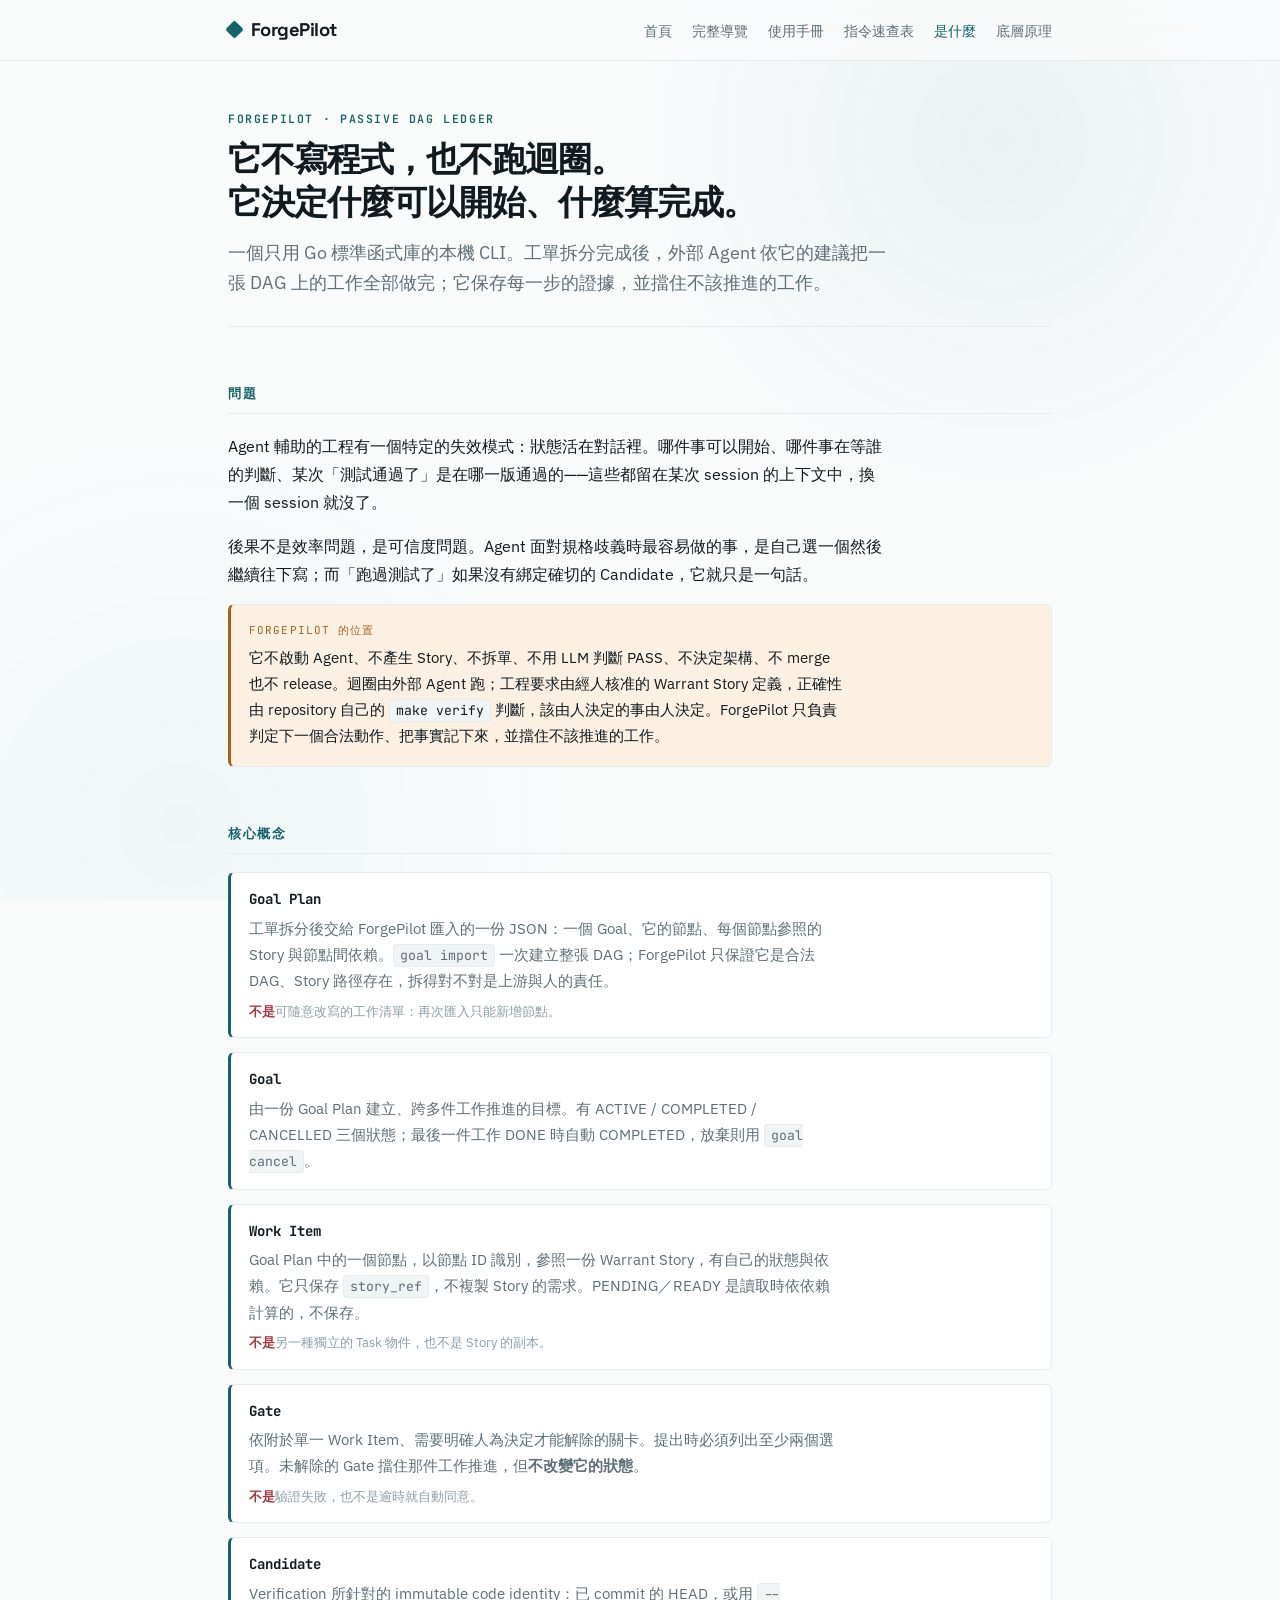
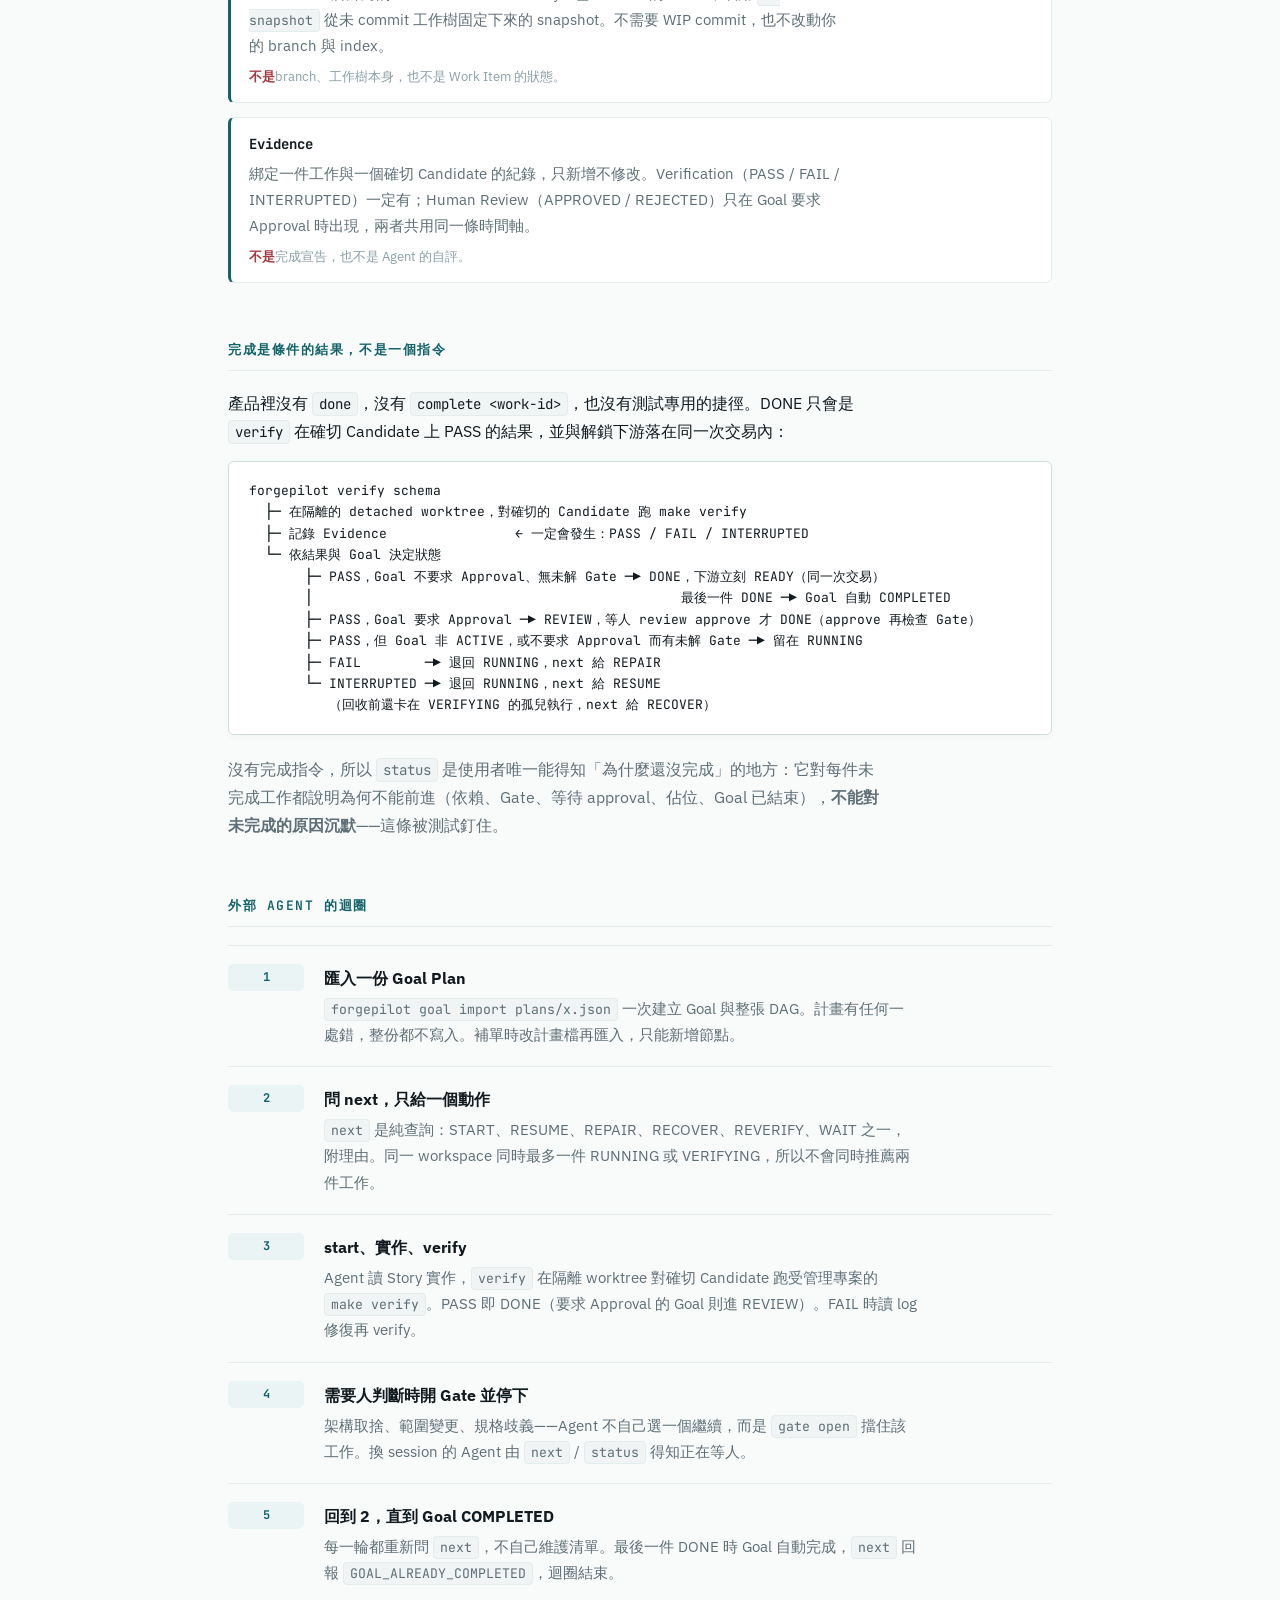
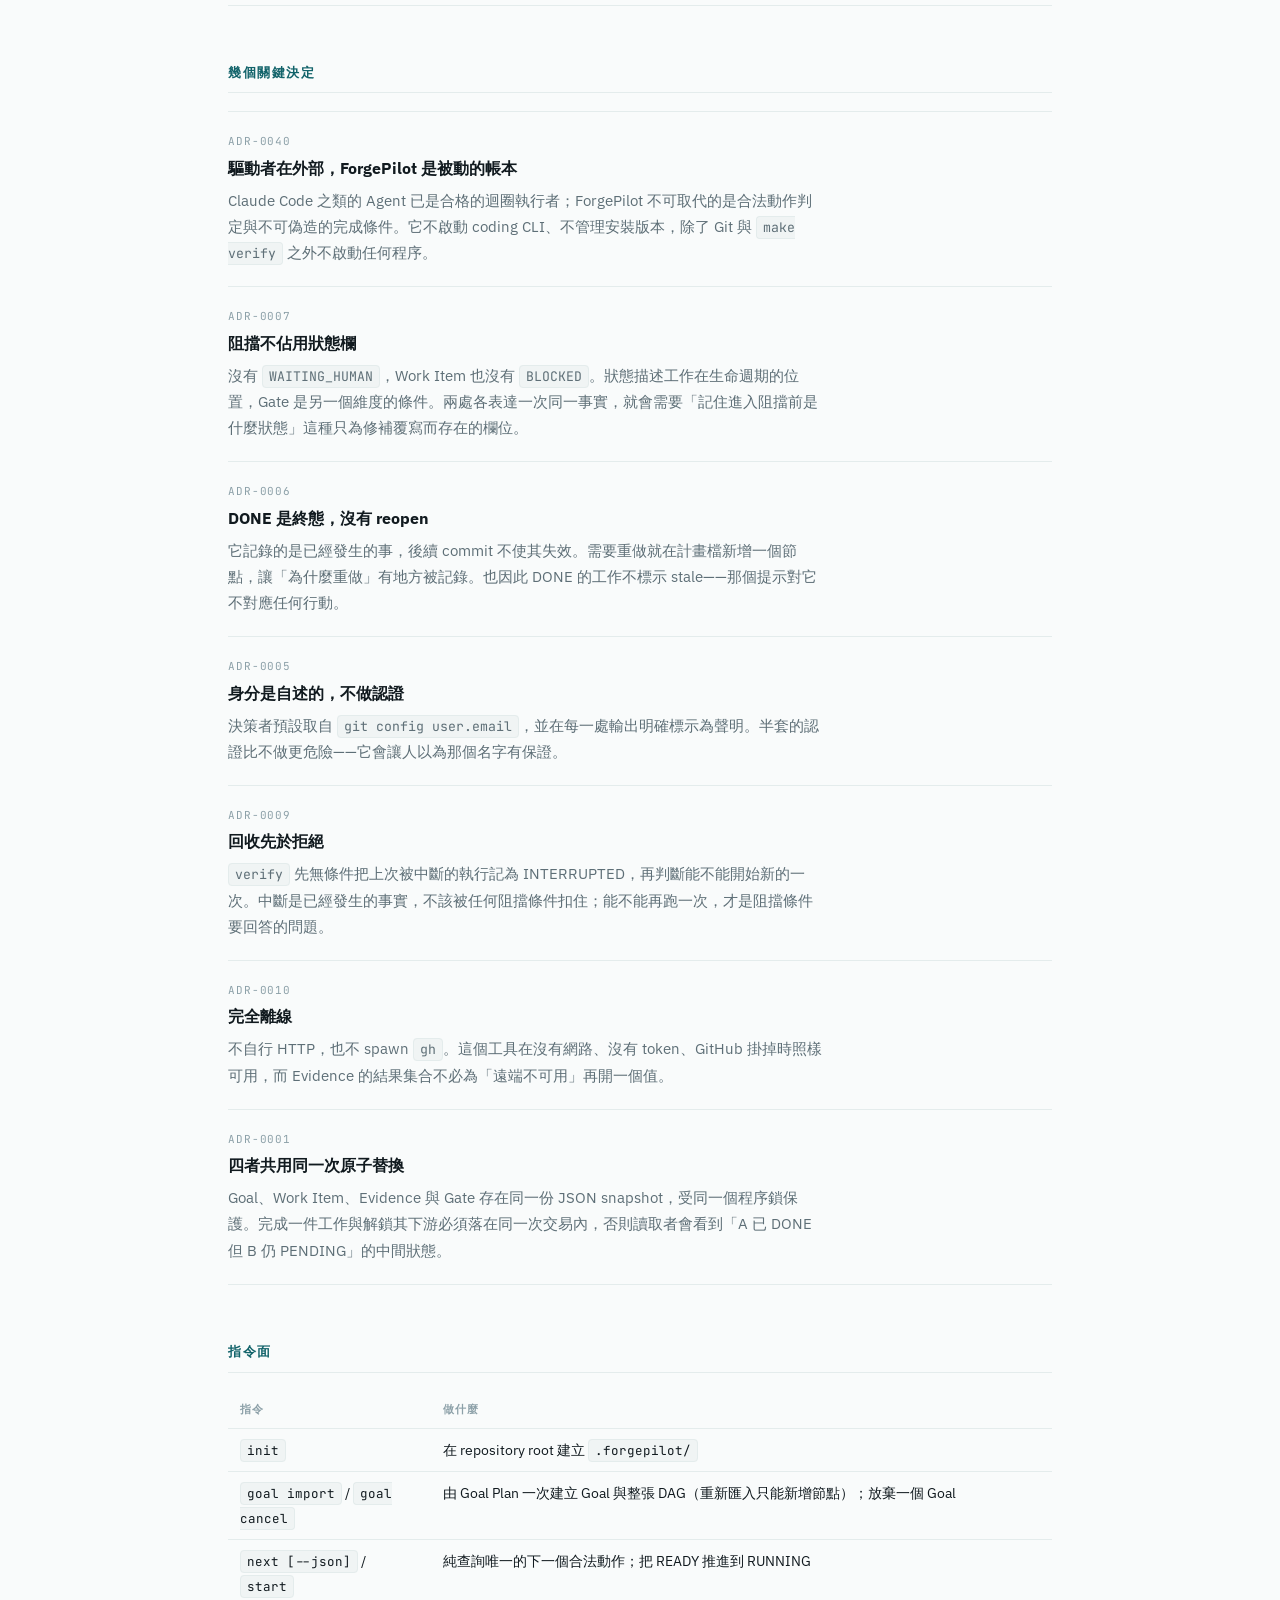
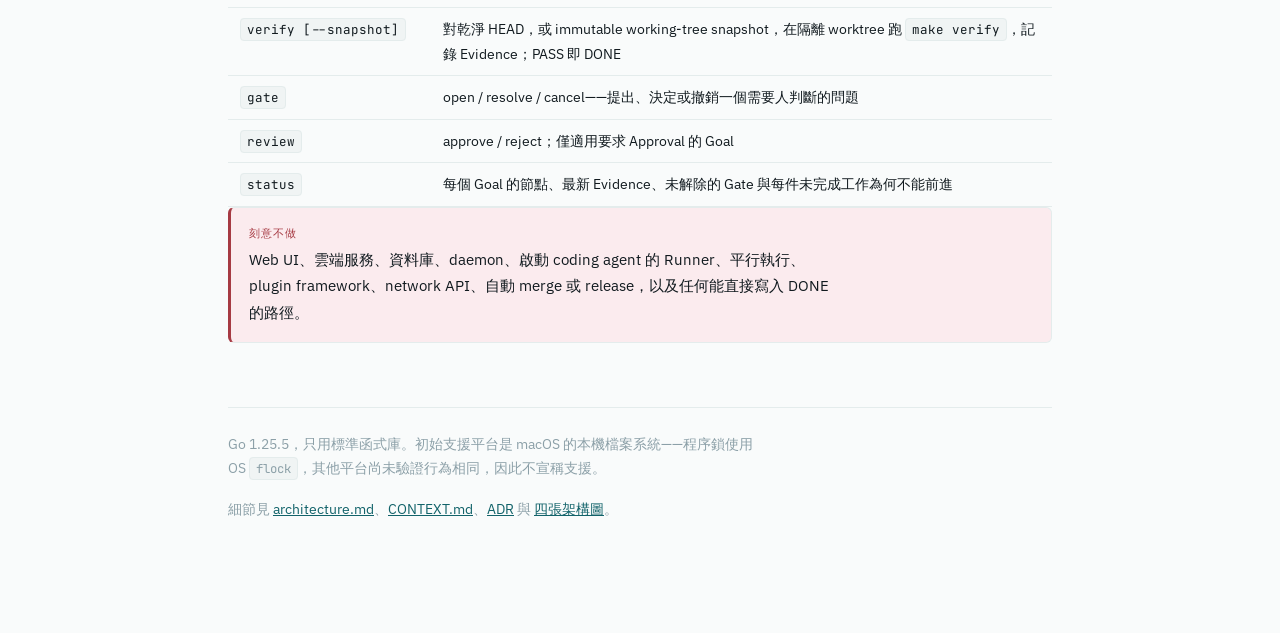
<file: docs/show-me-forgepilot.html>
<!doctype html>
<html lang="zh-Hant">
<head>
<meta charset="utf-8">
<meta name="viewport" content="width=device-width, initial-scale=1">
<title>ForgePilot 是什麼</title>
<link rel="preconnect" href="https://fonts.googleapis.com">
<link rel="preconnect" href="https://fonts.gstatic.com" crossorigin>
<link href="https://fonts.googleapis.com/css2?family=IBM+Plex+Sans:ital,wght@0,400;0,500;0,600;1,400&family=JetBrains+Mono:wght@400;500;600&family=Space+Grotesk:wght@500;600;700&display=swap" rel="stylesheet">
<style>
  :root {
    --bg: #f9fbfb;
    --panel: #ffffff;
    --ink: #111a1f;
    --muted: #5e6f77;
    --faint: #8ca0a8;
    --line: #e4ecec;
    --line-strong: #cfdcdd;
    --accent: #12636a;
    --accent-soft: #eaf4f5;
    --accent-border: #b8d9dc;
    --warn: #a8611a;
    --warn-soft: #fbf0e2;
    --stop: #a63a43;
    --stop-soft: #fbebee;
    --code-bg: #f0f4f4;
    --mono: "JetBrains Mono", ui-monospace, monospace;
    --sans: "IBM Plex Sans", -apple-system, BlinkMacSystemFont, "Segoe UI", sans-serif;
    --display: "Space Grotesk", ui-sans-serif, sans-serif;
  }
  @media (prefers-color-scheme: dark) {
    :root:not([data-theme="light"]) {
      --bg: #0d1417;
      --panel: #141e24;
      --ink: #e8f0f2;
      --muted: #8ca0a8;
      --faint: #5e6f77;
      --line: #22323a;
      --line-strong: #2c414c;
      --accent: #2299a3;
      --accent-soft: #122b30;
      --accent-border: #18525b;
      --warn: #d9a05e;
      --warn-soft: #2f2617;
      --stop: #e08095;
      --stop-soft: #351f25;
      --code-bg: #182329;
    }
  }
  * { box-sizing: border-box; }
  body {
    margin: 0;
    background: var(--bg);
    color: var(--ink);
    font-family: var(--sans);
    line-height: 1.75;
    font-size: 16px;
    position: relative;
    -webkit-font-smoothing: antialiased;
  }

  /* ── 微動態自然水波光暈 ── */
  .ambient-scene {
    position: fixed;
    inset: 0;
    pointer-events: none;
    z-index: 0;
    overflow: hidden;
  }
  .ambient-glow-top {
    position: absolute;
    top: -240px;
    right: -100px;
    width: 760px;
    height: 760px;
    border-radius: 50%;
    background: radial-gradient(circle, rgba(18, 99, 106, 0.06) 0%, rgba(240, 244, 244, 0) 70%);
    animation: ambientFloat 18s ease-in-out infinite alternate;
  }
  .ambient-glow-bottom {
    position: absolute;
    top: 45%;
    left: -240px;
    width: 840px;
    height: 840px;
    border-radius: 50%;
    background: radial-gradient(circle, rgba(21, 143, 153, 0.04) 0%, rgba(240, 244, 244, 0) 70%);
    animation: ambientFloat 24s ease-in-out infinite alternate-reverse;
  }
  @keyframes ambientFloat {
    0% { transform: scale(0.96) translate(0, 0); opacity: 0.7; }
    50% { transform: scale(1.06) translate(30px, 20px); opacity: 1; }
    100% { transform: scale(0.98) translate(-20px, 35px); opacity: 0.8; }
  }

  nav.site-nav {
    position: sticky;
    top: 0;
    z-index: 100;
    border-bottom: 1px solid var(--line);
    background: color-mix(in srgb, var(--bg) 88%, transparent);
    backdrop-filter: blur(14px);
  }
  .site-nav__inner {
    max-width: 880px;
    margin: 0 auto;
    padding: 0 28px;
    height: 60px;
    display: flex;
    align-items: center;
    justify-content: space-between;
    gap: 16px;
  }
  .wordmark {
    display: inline-flex;
    align-items: center;
    gap: 10px;
    font-family: var(--display);
    font-size: 1.15rem;
    font-weight: 700;
    letter-spacing: -0.03em;
    color: var(--ink);
    text-decoration: none;
  }
  .brand-diamond {
    width: 13px;
    height: 13px;
    background: var(--accent);
    transform: rotate(45deg);
    border-radius: 2px;
    transition: transform 0.3s ease;
  }
  .wordmark:hover .brand-diamond {
    transform: rotate(90deg) scale(1.1);
  }
  .nav-links {
    display: flex;
    align-items: center;
    gap: 20px;
    list-style: none;
    margin: 0;
    padding: 0;
  }
  .nav-links a {
    color: var(--muted);
    font-size: 14px;
    font-weight: 500;
    text-decoration: none;
    transition: color 0.15s ease;
  }
  .nav-links a:hover, .nav-links a.active {
    color: var(--accent);
  }

  .wrap { max-width: 880px; margin: 0 auto; padding: 48px 28px 96px; position: relative; z-index: 1; }
  header { border-bottom: 1px solid var(--line); padding-bottom: 28px; margin-bottom: 44px; }
  .eyebrow {
    font-family: var(--mono); font-size: 11.5px; letter-spacing: .14em;
    text-transform: uppercase; color: var(--accent); margin: 0 0 10px; font-weight: 600;
  }
  h1 {
    font-family: var(--display);
    font-size: 34px; line-height: 1.25; margin: 0 0 14px;
    letter-spacing: -.03em; font-weight: 700;
  }
  .lede { font-size: 18px; color: var(--muted); margin: 0; max-width: 60ch; line-height: 1.65; }
  h2 {
    font-size: 13px; font-family: var(--mono); letter-spacing: .12em;
    text-transform: uppercase; color: var(--accent); font-weight: 600;
    margin: 56px 0 18px; padding-bottom: 8px; border-bottom: 1px solid var(--line);
  }
  h3 { font-family: var(--display); font-size: 18px; margin: 32px 0 8px; letter-spacing: -.02em; font-weight: 600; }
  p { margin: 0 0 16px; max-width: 66ch; }
  .muted { color: var(--muted); }
  code { font-family: var(--mono); font-size: .88em; background: var(--code-bg); padding: 2px 6px; border-radius: 4px; border: 1px solid var(--line); }
  pre {
    font-family: var(--mono); font-size: 13px; line-height: 1.65;
    background: var(--panel); border: 1px solid var(--line-strong); border-radius: 6px;
    padding: 18px 20px; overflow-x: auto; margin: 0 0 20px;
    box-shadow: 0 2px 8px rgba(17, 26, 31, 0.03);
  }
  pre code { background: none; border: none; padding: 0; font-size: inherit; }

  .terms { display: grid; gap: 14px; margin: 0 0 8px; }
  .term {
    background: var(--panel); border: 1px solid var(--line); border-left: 3px solid var(--accent);
    border-radius: 6px; padding: 14px 18px;
  }
  .term .name { font-family: var(--mono); font-weight: 700; font-size: 14px; }
  .term .body { margin: 4px 0 0; color: var(--muted); font-size: 15px; }
  .term .avoid { margin: 6px 0 0; font-size: 13px; color: var(--faint); }
  .term .avoid b { font-weight: 600; color: var(--stop); }

  .rail { display: grid; gap: 0; margin: 8px 0 24px; }
  .ms {
    display: grid; grid-template-columns: 76px 1fr; gap: 20px;
    padding: 18px 0; border-top: 1px solid var(--line);
  }
  .ms:last-child { border-bottom: 1px solid var(--line); }
  .ms .tag {
    font-family: var(--mono); font-size: 12px; font-weight: 700;
    color: var(--accent); background: var(--accent-soft);
    border-radius: 5px; padding: 3px 0; text-align: center; height: fit-content;
  }
  .ms h4 { margin: 0 0 4px; font-size: 16px; }
  .ms p { margin: 0; font-size: 15px; color: var(--muted); }

  .decisions { display: grid; gap: 0; }
  .d { padding: 20px 0; border-top: 1px solid var(--line); }
  .d:last-child { border-bottom: 1px solid var(--line); }
  .d .adr {
    font-family: var(--mono); font-size: 11px; letter-spacing: .08em;
    color: var(--faint); display: block; margin-bottom: 2px;
  }
  .d h4 { margin: 0 0 6px; font-size: 16px; }
  .d p { margin: 0; font-size: 15px; color: var(--muted); }

  .callout {
    background: var(--warn-soft); border: 1px solid var(--line);
    border-left: 3px solid var(--warn); border-radius: 6px;
    padding: 16px 18px; margin: 0 0 20px;
  }
  .callout p { margin: 0; font-size: 15px; }
  .callout .label {
    font-family: var(--mono); font-size: 11px; letter-spacing: .1em;
    text-transform: uppercase; color: var(--warn); display: block; margin-bottom: 4px;
  }

  .not { background: var(--stop-soft); border-left-color: var(--stop); }
  .not .label { color: var(--stop); }

  .scroll { overflow-x: auto; }
  table { border-collapse: collapse; width: 100%; font-size: 14px; min-width: 460px; }
  th, td { text-align: left; padding: 9px 12px; border-bottom: 1px solid var(--line); vertical-align: top; }
  th { font-family: var(--mono); font-size: 11px; letter-spacing: .08em; text-transform: uppercase; color: var(--faint); font-weight: 600; }
  td code { font-size: 12.5px; }

  footer {
    margin-top: 64px; padding-top: 24px; border-top: 1px solid var(--line);
    font-size: 14px; color: var(--faint);
  }
  footer a { color: var(--accent); }
  @media (max-width: 620px) {
    .wrap { padding: 40px 18px 64px; }
    h1 { font-size: 27px; }
    .ms { grid-template-columns: 1fr; gap: 6px; }
    .ms .tag { width: 62px; }
  }
</style>
</head>
<body>
<!-- 微動態自然水波光暈 -->
<div class="ambient-scene" aria-hidden="true">
  <div class="ambient-glow-top"></div>
  <div class="ambient-glow-bottom"></div>
</div>

<nav class="site-nav" aria-label="主要導覽">
  <div class="site-nav__inner">
    <a class="wordmark" href="index.html">
      <span class="brand-diamond"></span>
      <span>ForgePilot</span>
    </a>
    <ul class="nav-links">
      <li><a href="index.html">首頁</a></li>
      <li><a href="guide.html">完整導覽</a></li>
      <li><a href="learn/handbook.html">使用手冊</a></li>
      <li><a href="learn/reference/cli-quick-reference.html">指令速查表</a></li>
      <li><a href="show-me-forgepilot.html" class="active">是什麼</a></li>
      <li><a href="show-me-internals.html">底層原理</a></li>
    </ul>
  </div>
</nav>

<div class="wrap">

<header>
  <p class="eyebrow">ForgePilot · Passive DAG Ledger</p>
  <h1>它不寫程式，也不跑迴圈。<br>它決定什麼可以開始、什麼算完成。</h1>
  <p class="lede">一個只用 Go 標準函式庫的本機 CLI。工單拆分完成後，外部 Agent 依它的建議把一張 DAG 上的工作全部做完；它保存每一步的證據，並擋住不該推進的工作。</p>
</header>

<h2>問題</h2>

<p>Agent 輔助的工程有一個特定的失效模式：狀態活在對話裡。哪件事可以開始、哪件事在等誰的判斷、某次「測試通過了」是在哪一版通過的——這些都留在某次 session 的上下文中，換一個 session 就沒了。</p>

<p>後果不是效率問題，是可信度問題。Agent 面對規格歧義時最容易做的事，是自己選一個然後繼續往下寫；而「跑過測試了」如果沒有綁定確切的 Candidate，它就只是一句話。</p>

<div class="callout">
  <span class="label">ForgePilot 的位置</span>
  <p>它不啟動 Agent、不產生 Story、不拆單、不用 LLM 判斷 PASS、不決定架構、不 merge 也不 release。迴圈由外部 Agent 跑；工程要求由經人核准的 Warrant Story 定義，正確性由 repository 自己的 <code>make verify</code> 判斷，該由人決定的事由人決定。ForgePilot 只負責判定下一個合法動作、把事實記下來，並擋住不該推進的工作。</p>
</div>

<h2>核心概念</h2>

<div class="terms">
  <div class="term">
    <div class="name">Goal Plan</div>
    <p class="body">工單拆分後交給 ForgePilot 匯入的一份 JSON：一個 Goal、它的節點、每個節點參照的 Story 與節點間依賴。<code>goal import</code> 一次建立整張 DAG；ForgePilot 只保證它是合法 DAG、Story 路徑存在，拆得對不對是上游與人的責任。</p>
    <p class="avoid"><b>不是</b>可隨意改寫的工作清單：再次匯入只能新增節點。</p>
  </div>
  <div class="term">
    <div class="name">Goal</div>
    <p class="body">由一份 Goal Plan 建立、跨多件工作推進的目標。有 ACTIVE / COMPLETED / CANCELLED 三個狀態；最後一件工作 DONE 時自動 COMPLETED，放棄則用 <code>goal cancel</code>。</p>
  </div>
  <div class="term">
    <div class="name">Work Item</div>
    <p class="body">Goal Plan 中的一個節點，以節點 ID 識別，參照一份 Warrant Story，有自己的狀態與依賴。它只保存 <code>story_ref</code>，不複製 Story 的需求。PENDING／READY 是讀取時依依賴計算的，不保存。</p>
    <p class="avoid"><b>不是</b>另一種獨立的 Task 物件，也不是 Story 的副本。</p>
  </div>
  <div class="term">
    <div class="name">Gate</div>
    <p class="body">依附於單一 Work Item、需要明確人為決定才能解除的關卡。提出時必須列出至少兩個選項。未解除的 Gate 擋住那件工作推進，但<strong>不改變它的狀態</strong>。</p>
    <p class="avoid"><b>不是</b>驗證失敗，也不是逾時就自動同意。</p>
  </div>
  <div class="term">
    <div class="name">Candidate</div>
    <p class="body">Verification 所針對的 immutable code identity：已 commit 的 HEAD，或用 <code>--snapshot</code> 從未 commit 工作樹固定下來的 snapshot。不需要 WIP commit，也不改動你的 branch 與 index。</p>
    <p class="avoid"><b>不是</b>branch、工作樹本身，也不是 Work Item 的狀態。</p>
  </div>
  <div class="term">
    <div class="name">Evidence</div>
    <p class="body">綁定一件工作與一個確切 Candidate 的紀錄，只新增不修改。Verification（PASS / FAIL / INTERRUPTED）一定有；Human Review（APPROVED / REJECTED）只在 Goal 要求 Approval 時出現，兩者共用同一條時間軸。</p>
    <p class="avoid"><b>不是</b>完成宣告，也不是 Agent 的自評。</p>
  </div>
</div>

<h2>完成是條件的結果，不是一個指令</h2>

<p>產品裡沒有 <code>done</code>，沒有 <code>complete &lt;work-id&gt;</code>，也沒有測試專用的捷徑。DONE 只會是 <code>verify</code> 在確切 Candidate 上 PASS 的結果，並與解鎖下游落在同一次交易內：</p>

<pre><code>forgepilot verify schema
  ├─ 在隔離的 detached worktree，對確切的 Candidate 跑 make verify
  ├─ 記錄 Evidence                ← 一定會發生：PASS / FAIL / INTERRUPTED
  └─ 依結果與 Goal 決定狀態
       ├─ PASS，Goal 不要求 Approval、無未解 Gate ─▶ DONE，下游立刻 READY（同一次交易）
       │                                              最後一件 DONE ─▶ Goal 自動 COMPLETED
       ├─ PASS，Goal 要求 Approval ─▶ REVIEW，等人 review approve 才 DONE（approve 再檢查 Gate）
       ├─ PASS，但 Goal 非 ACTIVE，或不要求 Approval 而有未解 Gate ─▶ 留在 RUNNING
       ├─ FAIL        ─▶ 退回 RUNNING，next 給 REPAIR
       └─ INTERRUPTED ─▶ 退回 RUNNING，next 給 RESUME
          （回收前還卡在 VERIFYING 的孤兒執行，next 給 RECOVER）</code></pre>

<p class="muted">沒有完成指令，所以 <code>status</code> 是使用者唯一能得知「為什麼還沒完成」的地方：它對每件未完成工作都說明為何不能前進（依賴、Gate、等待 approval、佔位、Goal 已結束），<strong>不能對未完成的原因沉默</strong>——這條被測試釘住。</p>

<h2>外部 Agent 的迴圈</h2>

<div class="rail">
  <div class="ms">
    <div class="tag">1</div>
    <div>
      <h4>匯入一份 Goal Plan</h4>
      <p><code>forgepilot goal import plans/x.json</code> 一次建立 Goal 與整張 DAG。計畫有任何一處錯，整份都不寫入。補單時改計畫檔再匯入，只能新增節點。</p>
    </div>
  </div>
  <div class="ms">
    <div class="tag">2</div>
    <div>
      <h4>問 next，只給一個動作</h4>
      <p><code>next</code> 是純查詢：START、RESUME、REPAIR、RECOVER、REVERIFY、WAIT 之一，附理由。同一 workspace 同時最多一件 RUNNING 或 VERIFYING，所以不會同時推薦兩件工作。</p>
    </div>
  </div>
  <div class="ms">
    <div class="tag">3</div>
    <div>
      <h4>start、實作、verify</h4>
      <p>Agent 讀 Story 實作，<code>verify</code> 在隔離 worktree 對確切 Candidate 跑受管理專案的 <code>make verify</code>。PASS 即 DONE（要求 Approval 的 Goal 則進 REVIEW）。FAIL 時讀 log 修復再 verify。</p>
    </div>
  </div>
  <div class="ms">
    <div class="tag">4</div>
    <div>
      <h4>需要人判斷時開 Gate 並停下</h4>
      <p>架構取捨、範圍變更、規格歧義——Agent 不自己選一個繼續，而是 <code>gate open</code> 擋住該工作。換 session 的 Agent 由 <code>next</code> / <code>status</code> 得知正在等人。</p>
    </div>
  </div>
  <div class="ms">
    <div class="tag">5</div>
    <div>
      <h4>回到 2，直到 Goal COMPLETED</h4>
      <p>每一輪都重新問 <code>next</code>，不自己維護清單。最後一件 DONE 時 Goal 自動完成，<code>next</code> 回報 <code>GOAL_ALREADY_COMPLETED</code>，迴圈結束。</p>
    </div>
  </div>
</div>

<h2>幾個關鍵決定</h2>

<div class="decisions">
  <div class="d">
    <span class="adr">ADR-0040</span>
    <h4>驅動者在外部，ForgePilot 是被動的帳本</h4>
    <p>Claude Code 之類的 Agent 已是合格的迴圈執行者；ForgePilot 不可取代的是合法動作判定與不可偽造的完成條件。它不啟動 coding CLI、不管理安裝版本，除了 Git 與 <code>make verify</code> 之外不啟動任何程序。</p>
  </div>
  <div class="d">
    <span class="adr">ADR-0007</span>
    <h4>阻擋不佔用狀態欄</h4>
    <p>沒有 <code>WAITING_HUMAN</code>，Work Item 也沒有 <code>BLOCKED</code>。狀態描述工作在生命週期的位置，Gate 是另一個維度的條件。兩處各表達一次同一事實，就會需要「記住進入阻擋前是什麼狀態」這種只為修補覆寫而存在的欄位。</p>
  </div>
  <div class="d">
    <span class="adr">ADR-0006</span>
    <h4>DONE 是終態，沒有 reopen</h4>
    <p>它記錄的是已經發生的事，後續 commit 不使其失效。需要重做就在計畫檔新增一個節點，讓「為什麼重做」有地方被記錄。也因此 DONE 的工作不標示 stale——那個提示對它不對應任何行動。</p>
  </div>
  <div class="d">
    <span class="adr">ADR-0005</span>
    <h4>身分是自述的，不做認證</h4>
    <p>決策者預設取自 <code>git config user.email</code>，並在每一處輸出明確標示為聲明。半套的認證比不做更危險——它會讓人以為那個名字有保證。</p>
  </div>
  <div class="d">
    <span class="adr">ADR-0009</span>
    <h4>回收先於拒絕</h4>
    <p><code>verify</code> 先無條件把上次被中斷的執行記為 INTERRUPTED，再判斷能不能開始新的一次。中斷是已經發生的事實，不該被任何阻擋條件扣住；能不能再跑一次，才是阻擋條件要回答的問題。</p>
  </div>
  <div class="d">
    <span class="adr">ADR-0010</span>
    <h4>完全離線</h4>
    <p>不自行 HTTP，也不 spawn <code>gh</code>。這個工具在沒有網路、沒有 token、GitHub 掛掉時照樣可用，而 Evidence 的結果集合不必為「遠端不可用」再開一個值。</p>
  </div>
  <div class="d">
    <span class="adr">ADR-0001</span>
    <h4>四者共用同一次原子替換</h4>
    <p>Goal、Work Item、Evidence 與 Gate 存在同一份 JSON snapshot，受同一個程序鎖保護。完成一件工作與解鎖其下游必須落在同一次交易內，否則讀取者會看到「A 已 DONE 但 B 仍 PENDING」的中間狀態。</p>
  </div>
</div>

<h2>指令面</h2>

<div class="scroll">
<table>
  <thead><tr><th>指令</th><th>做什麼</th></tr></thead>
  <tbody>
    <tr><td><code>init</code></td><td>在 repository root 建立 <code>.forgepilot/</code></td></tr>
    <tr><td><code>goal import</code> / <code>goal cancel</code></td><td>由 Goal Plan 一次建立 Goal 與整張 DAG（重新匯入只能新增節點）；放棄一個 Goal</td></tr>
    <tr><td><code>next [--json]</code> / <code>start</code></td><td>純查詢唯一的下一個合法動作；把 READY 推進到 RUNNING</td></tr>
    <tr><td><code>verify [--snapshot]</code></td><td>對乾淨 HEAD，或 immutable working-tree snapshot，在隔離 worktree 跑 <code>make verify</code>，記錄 Evidence；PASS 即 DONE</td></tr>
    <tr><td><code>gate</code></td><td>open / resolve / cancel——提出、決定或撤銷一個需要人判斷的問題</td></tr>
    <tr><td><code>review</code></td><td>approve / reject；僅適用要求 Approval 的 Goal</td></tr>
    <tr><td><code>status</code></td><td>每個 Goal 的節點、最新 Evidence、未解除的 Gate 與每件未完成工作為何不能前進</td></tr>
  </tbody>
</table>
</div>

<div class="callout not">
  <span class="label">刻意不做</span>
  <p>Web UI、雲端服務、資料庫、daemon、啟動 coding agent 的 Runner、平行執行、plugin framework、network API、自動 merge 或 release，以及任何能直接寫入 DONE 的路徑。</p>
</div>

<footer>
  <p>Go 1.25.5，只用標準函式庫。初始支援平台是 macOS 的本機檔案系統——程序鎖使用 OS <code>flock</code>，其他平台尚未驗證行為相同，因此不宣稱支援。</p>
  <p>細節見 <a href="architecture.md">architecture.md</a>、<a href="https://github.com/CarlLee1983/ForgePilot/blob/main/CONTEXT.md">CONTEXT.md</a>、<a href="adr/README.md">ADR</a> 與 <a href="diagrams/README.md">四張架構圖</a>。</p>
</footer>

</div>
</body>
</html>
</file>
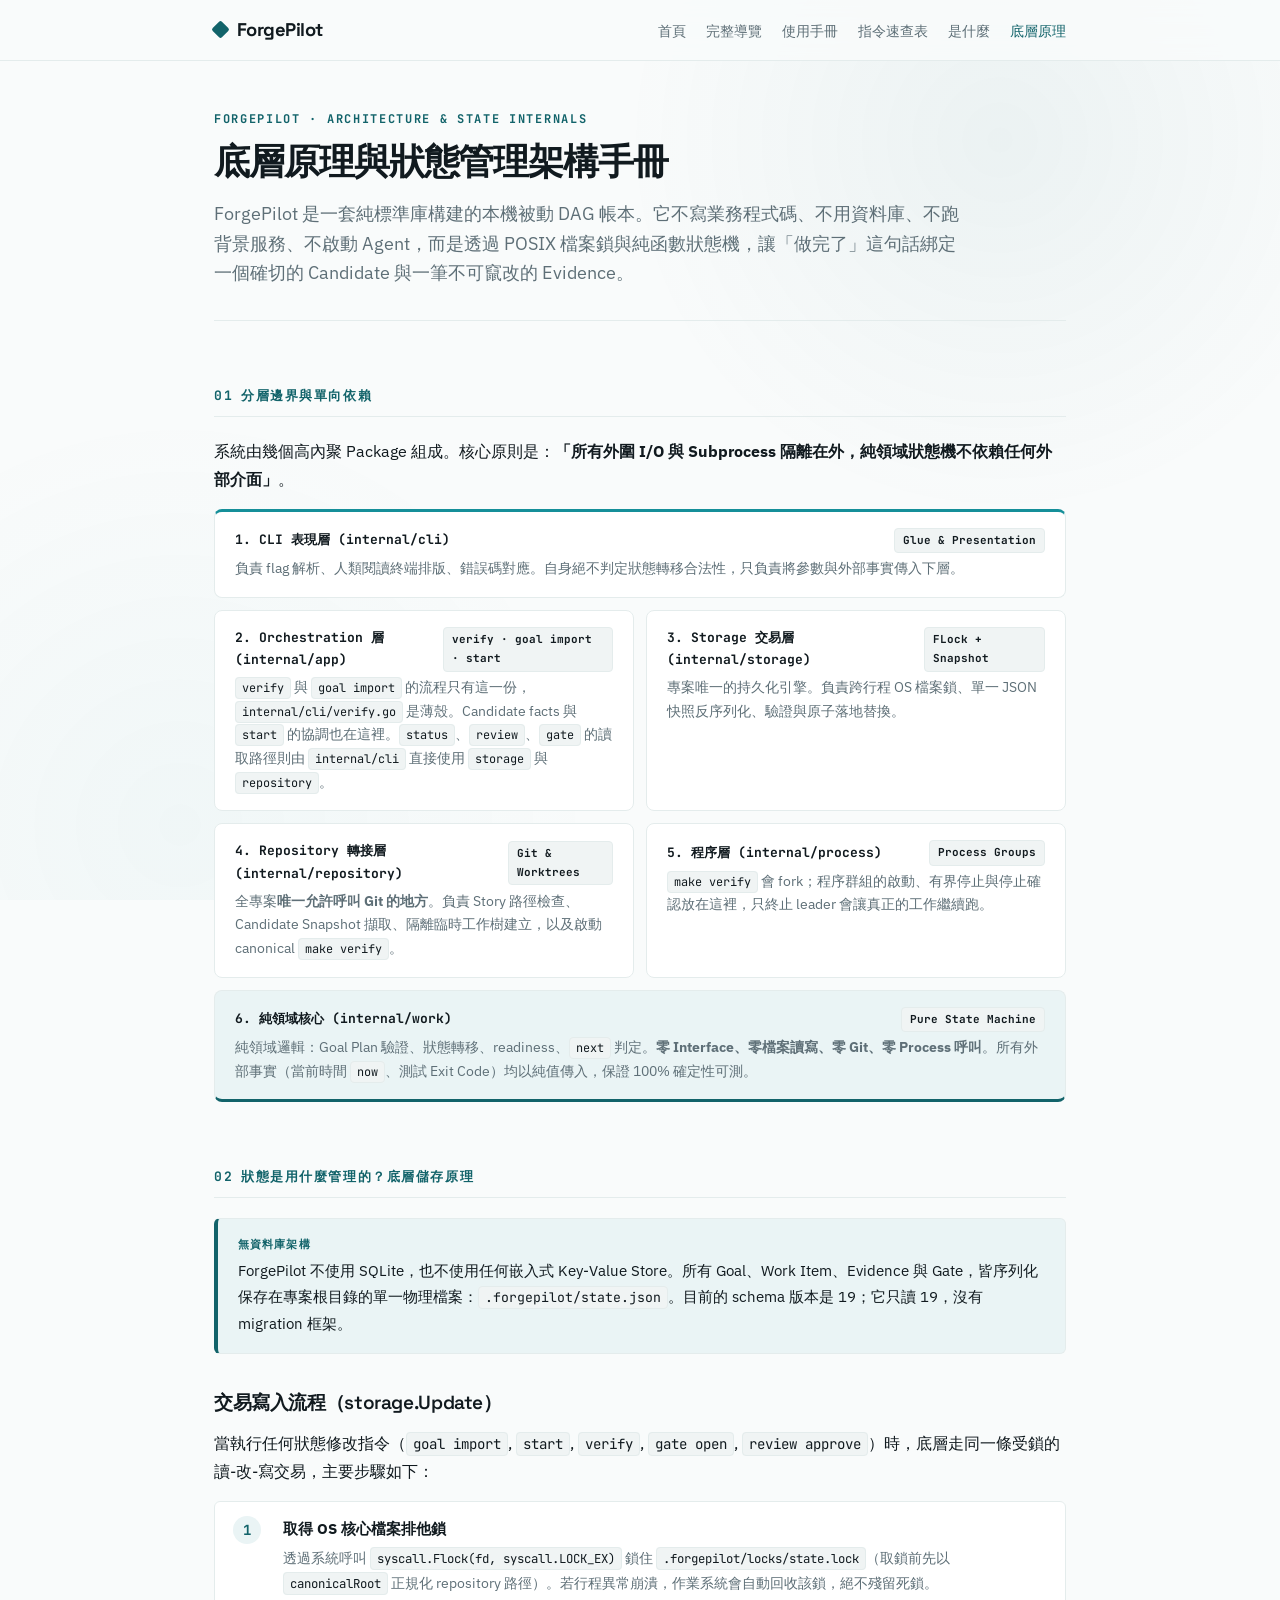
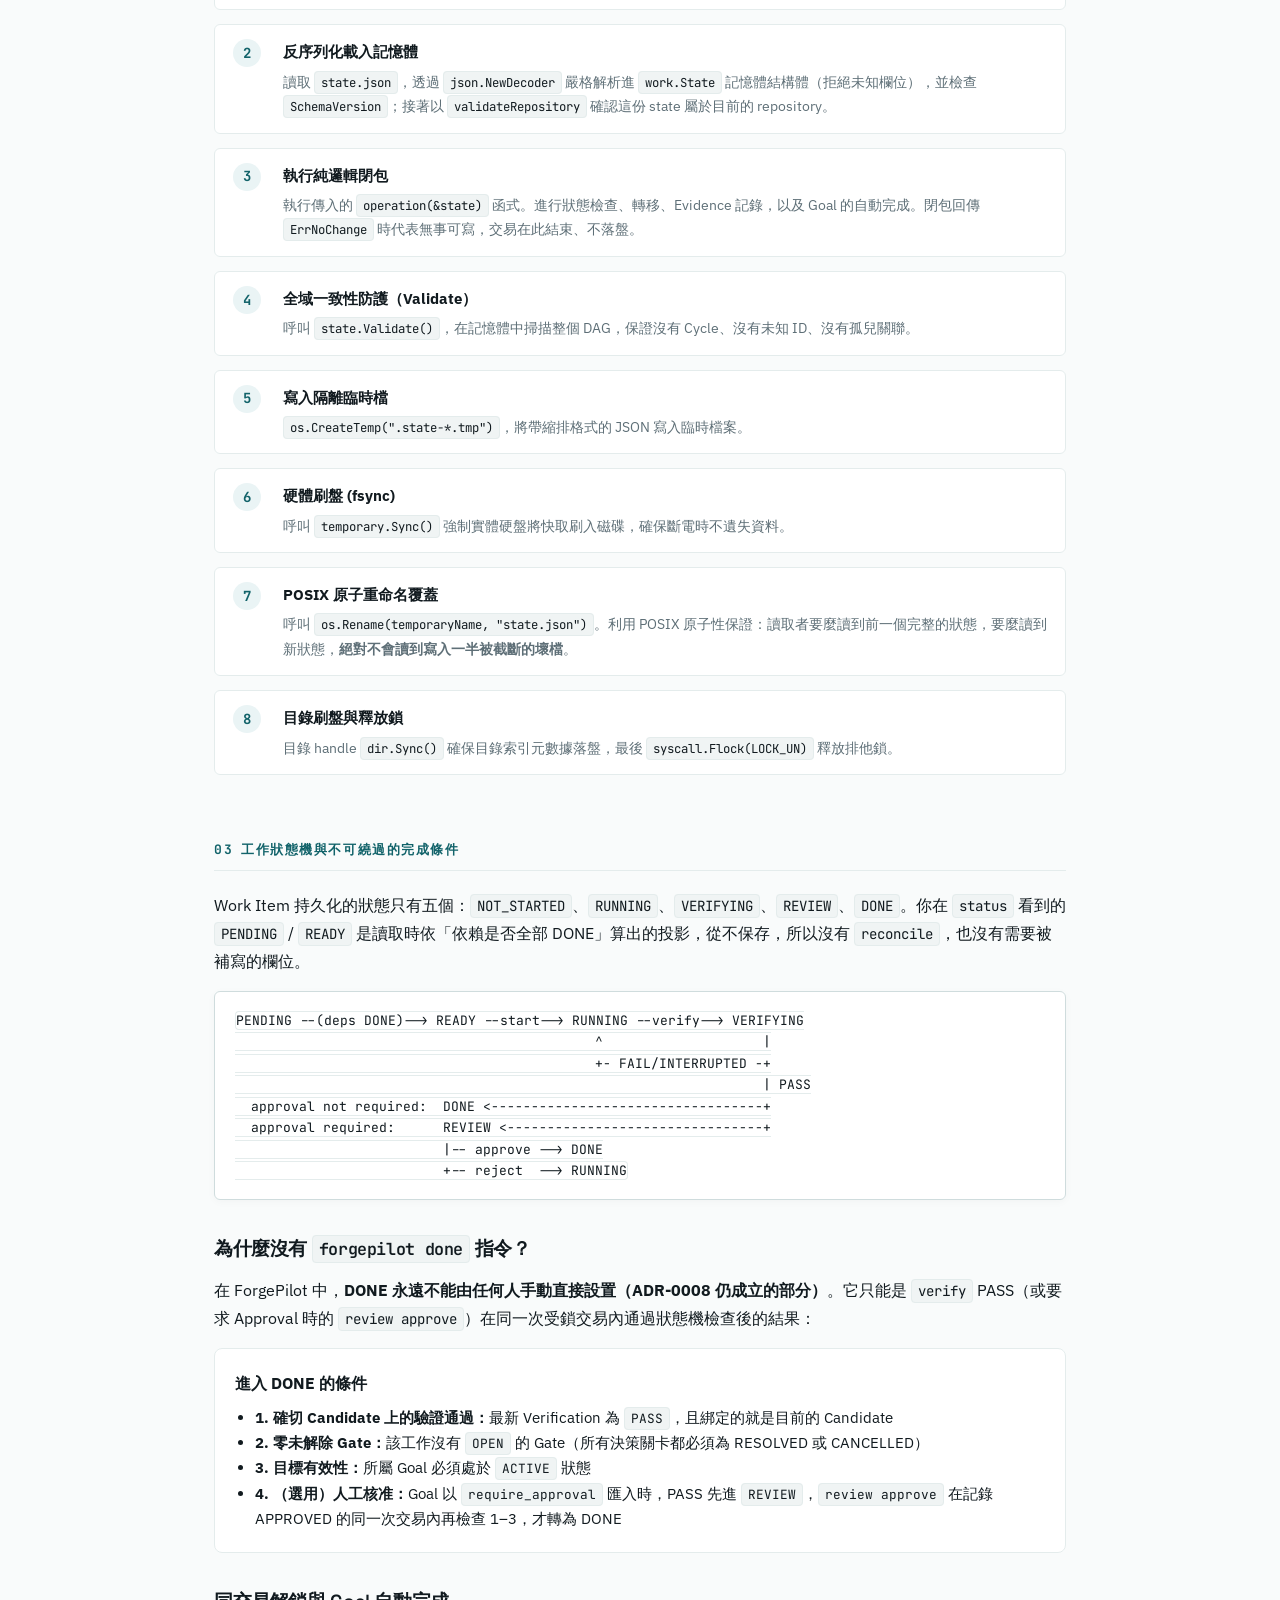
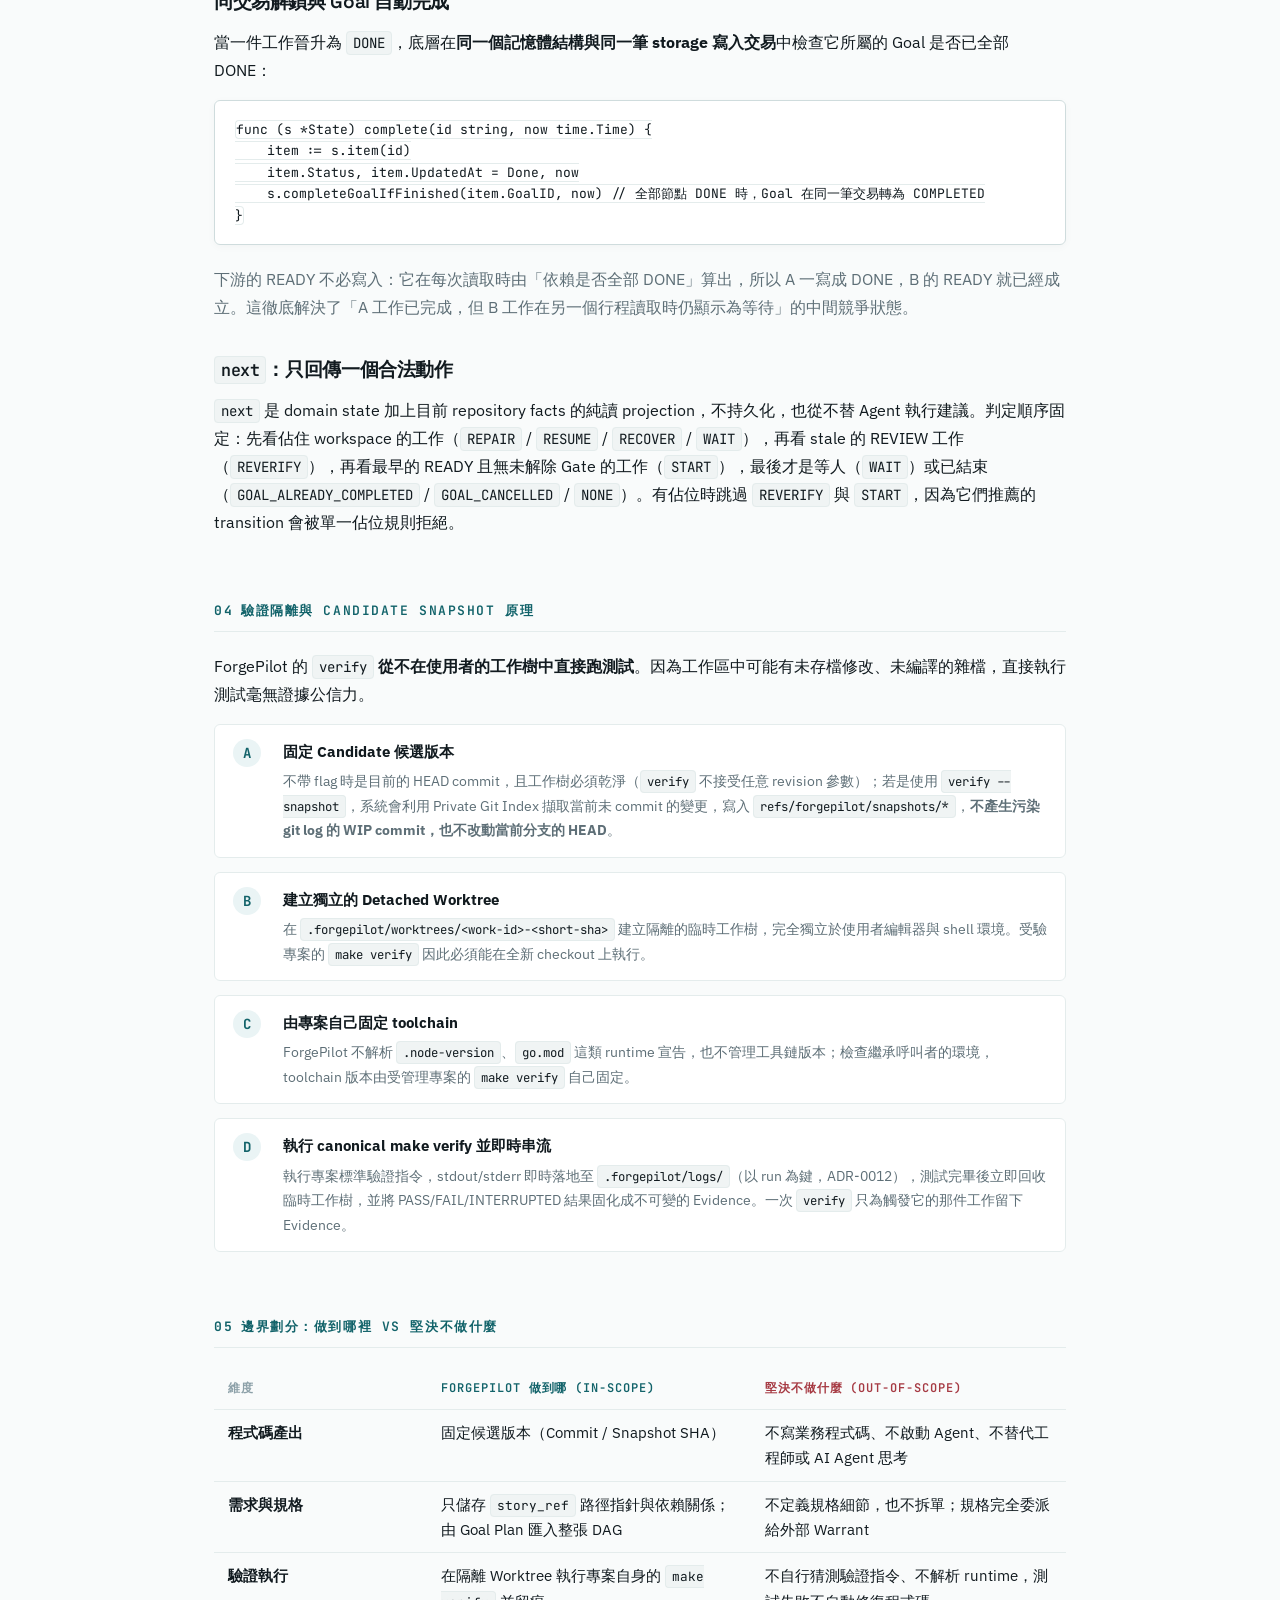
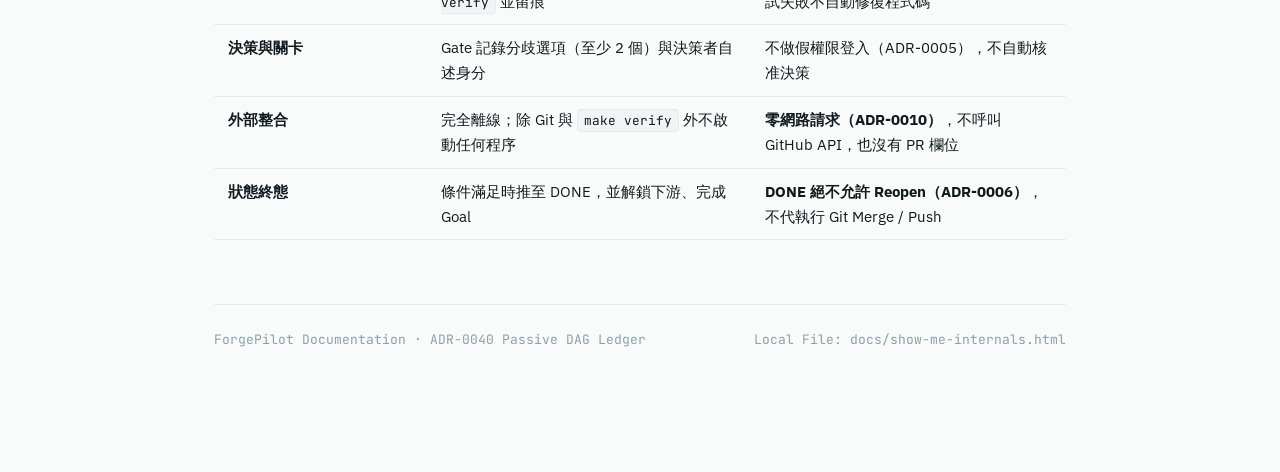
<file: docs/show-me-internals.html>
<!doctype html>
<html lang="zh-Hant">
<head>
<meta charset="utf-8">
<meta name="viewport" content="width=device-width, initial-scale=1">
<title>ForgePilot 底層原理與工作狀態管理架構手冊</title>
<link rel="preconnect" href="https://fonts.googleapis.com">
<link rel="preconnect" href="https://fonts.gstatic.com" crossorigin>
<link href="https://fonts.googleapis.com/css2?family=IBM+Plex+Sans:ital,wght@0,400;0,500;0,600;1,400&family=JetBrains+Mono:wght@400;500;600&family=Space+Grotesk:wght@500;600;700&display=swap" rel="stylesheet">
<style>
  :root {
    --bg: #f9fbfb;
    --panel: #ffffff;
    --ink: #111a1f;
    --muted: #5e6f77;
    --faint: #8ca0a8;
    --line: #e4ecec;
    --line-strong: #cfdcdd;
    --accent: #12636a;
    --accent-soft: #eaf4f5;
    --accent-border: #b8d9dc;
    --warn: #a8611a;
    --warn-soft: #fbf0e2;
    --stop: #a63a43;
    --stop-soft: #fbebee;
    --blue: #158f99;
    --blue-soft: #eaf4f5;
    --code-bg: #f0f4f4;
    --mono: "JetBrains Mono", ui-monospace, monospace;
    --sans: "IBM Plex Sans", -apple-system, BlinkMacSystemFont, "Segoe UI", sans-serif;
    --display: "Space Grotesk", ui-sans-serif, sans-serif;
  }
  @media (prefers-color-scheme: dark) {
    :root:not([data-theme="light"]) {
      --bg: #0d1417;
      --panel: #141e24;
      --ink: #e8f0f2;
      --muted: #8ca0a8;
      --faint: #5e6f77;
      --line: #22323a;
      --line-strong: #2c414c;
      --accent: #2299a3;
      --accent-soft: #122b30;
      --accent-border: #18525b;
      --warn: #d9a05e;
      --warn-soft: #2f2617;
      --stop: #e08095;
      --stop-soft: #351f25;
      --blue: #38bdf8;
      --blue-soft: #142838;
      --code-bg: #182329;
    }
  }
  * { box-sizing: border-box; }
  body {
    margin: 0;
    background: var(--bg);
    color: var(--ink);
    font-family: var(--sans);
    line-height: 1.75;
    font-size: 16px;
    position: relative;
    -webkit-font-smoothing: antialiased;
  }

  /* ── 微動態自然水波光暈 ── */
  .ambient-scene {
    position: fixed;
    inset: 0;
    pointer-events: none;
    z-index: 0;
    overflow: hidden;
  }
  .ambient-glow-top {
    position: absolute;
    top: -240px;
    right: -100px;
    width: 760px;
    height: 760px;
    border-radius: 50%;
    background: radial-gradient(circle, rgba(18, 99, 106, 0.06) 0%, rgba(240, 244, 244, 0) 70%);
    animation: ambientFloat 18s ease-in-out infinite alternate;
  }
  .ambient-glow-bottom {
    position: absolute;
    top: 45%;
    left: -240px;
    width: 840px;
    height: 840px;
    border-radius: 50%;
    background: radial-gradient(circle, rgba(21, 143, 153, 0.04) 0%, rgba(240, 244, 244, 0) 70%);
    animation: ambientFloat 24s ease-in-out infinite alternate-reverse;
  }
  @keyframes ambientFloat {
    0% { transform: scale(0.96) translate(0, 0); opacity: 0.7; }
    50% { transform: scale(1.06) translate(30px, 20px); opacity: 1; }
    100% { transform: scale(0.98) translate(-20px, 35px); opacity: 0.8; }
  }

  nav.site-nav {
    position: sticky;
    top: 0;
    z-index: 100;
    border-bottom: 1px solid var(--line);
    background: color-mix(in srgb, var(--bg) 88%, transparent);
    backdrop-filter: blur(14px);
  }
  .site-nav__inner {
    max-width: 900px;
    margin: 0 auto;
    padding: 0 24px;
    height: 60px;
    display: flex;
    align-items: center;
    justify-content: space-between;
    gap: 16px;
  }
  .wordmark {
    display: inline-flex;
    align-items: center;
    gap: 10px;
    font-family: var(--display);
    font-size: 1.15rem;
    font-weight: 700;
    letter-spacing: -0.03em;
    color: var(--ink);
    text-decoration: none;
  }
  .brand-diamond {
    width: 13px;
    height: 13px;
    background: var(--accent);
    transform: rotate(45deg);
    border-radius: 2px;
    transition: transform 0.3s ease;
  }
  .wordmark:hover .brand-diamond {
    transform: rotate(90deg) scale(1.1);
  }
  .nav-links {
    display: flex;
    align-items: center;
    gap: 20px;
    list-style: none;
    margin: 0;
    padding: 0;
  }
  .nav-links a {
    color: var(--muted);
    font-size: 14px;
    font-weight: 500;
    text-decoration: none;
    transition: color 0.15s ease;
  }
  .nav-links a:hover, .nav-links a.active {
    color: var(--accent);
  }

  .wrap { max-width: 900px; margin: 0 auto; padding: 48px 24px 120px; position: relative; z-index: 1; }
  header { border-bottom: 1px solid var(--line); padding-bottom: 32px; margin-bottom: 48px; }
  .eyebrow {
    font-family: var(--mono); font-size: 12px; letter-spacing: .14em;
    text-transform: uppercase; color: var(--accent); margin: 0 0 10px; font-weight: 700;
  }
  h1 {
    font-family: var(--display);
    font-size: 36px; line-height: 1.25; margin: 0 0 14px;
    letter-spacing: -.03em; font-weight: 700;
  }
  .lede { font-size: 18px; color: var(--muted); margin: 0; max-width: 68ch; line-height: 1.65; }

  h2 {
    font-size: 13px; font-family: var(--mono); letter-spacing: .12em;
    text-transform: uppercase; color: var(--accent); font-weight: 600;
    margin: 64px 0 20px; padding-bottom: 8px; border-bottom: 1px solid var(--line);
    display: flex; align-items: center; gap: 8px;
  }
  h2 span.idx {
    color: var(--accent); font-weight: 700;
  }
  h3 { font-family: var(--display); font-size: 19px; margin: 32px 0 10px; letter-spacing: -.02em; font-weight: 600; }
  p { margin: 0 0 16px; }
  .muted { color: var(--muted); }
  code {
    font-family: var(--mono); font-size: .88em;
    background: var(--code-bg); padding: 2px 6px; border-radius: 4px;
    border: 1px solid var(--line); color: var(--ink);
  }
  pre {
    font-family: var(--mono); font-size: 13px; line-height: 1.65;
    background: var(--panel); border: 1px solid var(--line-strong); border-radius: 6px;
    padding: 18px 20px; overflow-x: auto; margin: 0 0 20px;
    box-shadow: 0 2px 8px rgba(17, 26, 31, 0.03);
  }
  pre code { background: none; padding: 0; font-size: inherit; }

  /* 視覺卡片與區塊 */
  .grid-2 { display: grid; grid-template-columns: 1fr 1fr; gap: 16px; margin: 0 0 24px; }
  @media (max-width: 680px) { .grid-2 { grid-template-columns: 1fr; } }

  .card {
    background: var(--panel); border: 1px solid var(--line); border-radius: 8px;
    padding: 20px;
  }
  .card h4 { margin: 0 0 8px; font-size: 16px; font-weight: 700; }
  .card p { font-size: 14.5px; color: var(--muted); margin: 0; }

  .callout {
    background: var(--accent-soft); border: 1px solid var(--line);
    border-left: 4px solid var(--accent); border-radius: 6px;
    padding: 16px 20px; margin: 0 0 24px;
  }
  .callout p { margin: 0; font-size: 15px; }
  .callout .label {
    font-family: var(--mono); font-size: 11px; letter-spacing: .1em;
    text-transform: uppercase; color: var(--accent); display: block; margin-bottom: 4px; font-weight: 700;
  }
  .callout.warn { background: var(--warn-soft); border-left-color: var(--warn); }
  .callout.warn .label { color: var(--warn); }
  .callout.stop { background: var(--stop-soft); border-left-color: var(--stop); }
  .callout.stop .label { color: var(--stop); }

  /* 架構方塊圖 (純 CSS) */
  .arch-diagram {
    display: flex; flex-direction: column; gap: 12px; margin: 0 0 28px;
  }
  .arch-layer {
    background: var(--panel); border: 1px solid var(--line); border-radius: 8px;
    padding: 16px 20px;
  }
  .arch-layer.top { border-top: 3px solid var(--blue); }
  .arch-layer.middle {
    display: grid; grid-template-columns: 1fr 1fr; gap: 12px;
    background: transparent; border: none; padding: 0;
  }
  @media (max-width: 600px) { .arch-layer.middle { grid-template-columns: 1fr; } }
  .arch-sub {
    background: var(--panel); border: 1px solid var(--line); border-radius: 8px;
    padding: 16px 20px;
  }
  .arch-layer.bottom { border-bottom: 3px solid var(--accent); background: var(--accent-soft); }
  .arch-title {
    font-family: var(--mono); font-size: 13px; font-weight: 700; margin-bottom: 4px;
    display: flex; justify-content: space-between; align-items: center;
  }
  .arch-desc { font-size: 13.5px; color: var(--muted); margin: 0; }
  .tag-badge {
    font-family: var(--mono); font-size: 11px; padding: 2px 8px; border-radius: 4px;
    background: var(--code-bg); border: 1px solid var(--line);
  }

  /* 表格 */
  .table-wrap { overflow-x: auto; margin: 0 0 24px; }
  table { border-collapse: collapse; width: 100%; font-size: 14.5px; min-width: 500px; }
  th, td { text-align: left; padding: 10px 14px; border-bottom: 1px solid var(--line); vertical-align: top; }
  th { font-family: var(--mono); font-size: 12px; letter-spacing: .08em; text-transform: uppercase; color: var(--faint); font-weight: 600; }

  /* 流程步驟 */
  .steps { display: grid; gap: 14px; margin: 0 0 24px; }
  .step-item {
    display: grid; grid-template-columns: 36px 1fr; gap: 14px;
    background: var(--panel); border: 1px solid var(--line); border-radius: 6px; padding: 14px 18px;
  }
  .step-num {
    font-family: var(--mono); font-weight: 700; font-size: 14px; color: var(--accent);
    background: var(--accent-soft); width: 28px; height: 28px; border-radius: 50%;
    display: flex; align-items: center; justify-content: center;
  }
  .step-content h5 { margin: 0 0 4px; font-size: 15px; }
  .step-content p { margin: 0; font-size: 14px; color: var(--muted); }

  footer {
    margin-top: 64px; padding-top: 24px; border-top: 1px solid var(--line);
    font-size: 13px; color: var(--faint); font-family: var(--mono);
    display: flex; justify-content: space-between;
  }
</style>
</head>
<body>
<!-- 微動態自然水波光暈 -->
<div class="ambient-scene" aria-hidden="true">
  <div class="ambient-glow-top"></div>
  <div class="ambient-glow-bottom"></div>
</div>

<nav class="site-nav" aria-label="主要導覽">
  <div class="site-nav__inner">
    <a class="wordmark" href="index.html">
      <span class="brand-diamond"></span>
      <span>ForgePilot</span>
    </a>
    <ul class="nav-links">
      <li><a href="index.html">首頁</a></li>
      <li><a href="guide.html">完整導覽</a></li>
      <li><a href="learn/handbook.html">使用手冊</a></li>
      <li><a href="learn/reference/cli-quick-reference.html">指令速查表</a></li>
      <li><a href="show-me-forgepilot.html">是什麼</a></li>
      <li><a href="show-me-internals.html" class="active">底層原理</a></li>
    </ul>
  </div>
</nav>

<div class="wrap">

<header>
  <p class="eyebrow">ForgePilot · Architecture &amp; State Internals</p>
  <h1>底層原理與狀態管理架構手冊</h1>
  <p class="lede">ForgePilot 是一套純標準庫構建的本機被動 DAG 帳本。它不寫業務程式碼、不用資料庫、不跑背景服務、不啟動 Agent，而是透過 POSIX 檔案鎖與純函數狀態機，讓「做完了」這句話綁定一個確切的 Candidate 與一筆不可竄改的 Evidence。</p>
</header>

<h2><span class="idx">01</span> 分層邊界與單向依賴</h2>
<p>系統由幾個高內聚 Package 組成。核心原則是：<strong>「所有外圍 I/O 與 Subprocess 隔離在外，純領域狀態機不依賴任何外部介面」</strong>。</p>

<div class="arch-diagram">
  <div class="arch-layer top">
    <div class="arch-title">
      <span>1. CLI 表現層 (internal/cli)</span>
      <span class="tag-badge">Glue &amp; Presentation</span>
    </div>
    <p class="arch-desc">負責 flag 解析、人類閱讀終端排版、錯誤碼對應。自身絕不判定狀態轉移合法性，只負責將參數與外部事實傳入下層。</p>
  </div>

  <div class="arch-layer middle">
    <div class="arch-sub">
      <div class="arch-title">
        <span>2. Orchestration 層 (internal/app)</span>
        <span class="tag-badge">verify · goal import · start</span>
      </div>
      <p class="arch-desc"><code>verify</code> 與 <code>goal import</code> 的流程只有這一份，<code>internal/cli/verify.go</code> 是薄殼。Candidate facts 與 <code>start</code> 的協調也在這裡。<code>status</code>、<code>review</code>、<code>gate</code> 的讀取路徑則由 <code>internal/cli</code> 直接使用 <code>storage</code> 與 <code>repository</code>。</p>
    </div>
    <div class="arch-sub">
      <div class="arch-title">
        <span>3. Storage 交易層 (internal/storage)</span>
        <span class="tag-badge">FLock + Snapshot</span>
      </div>
      <p class="arch-desc">專案唯一的持久化引擎。負責跨行程 OS 檔案鎖、單一 JSON 快照反序列化、驗證與原子落地替換。</p>
    </div>
    <div class="arch-sub">
      <div class="arch-title">
        <span>4. Repository 轉接層 (internal/repository)</span>
        <span class="tag-badge">Git &amp; Worktrees</span>
      </div>
      <p class="arch-desc">全專案<strong>唯一允許呼叫 Git 的地方</strong>。負責 Story 路徑檢查、Candidate Snapshot 擷取、隔離臨時工作樹建立，以及啟動 canonical <code>make verify</code>。</p>
    </div>
    <div class="arch-sub">
      <div class="arch-title">
        <span>5. 程序層 (internal/process)</span>
        <span class="tag-badge">Process Groups</span>
      </div>
      <p class="arch-desc"><code>make verify</code> 會 fork；程序群組的啟動、有界停止與停止確認放在這裡，只終止 leader 會讓真正的工作繼續跑。</p>
    </div>
  </div>

  <div class="arch-layer bottom">
    <div class="arch-title">
      <span>6. 純領域核心 (internal/work)</span>
      <span class="tag-badge">Pure State Machine</span>
    </div>
    <p class="arch-desc">純領域邏輯：Goal Plan 驗證、狀態轉移、readiness、<code>next</code> 判定。<strong>零 Interface、零檔案讀寫、零 Git、零 Process 呼叫</strong>。所有外部事實（當前時間 <code>now</code>、測試 Exit Code）均以純值傳入，保證 100% 確定性可測。</p>
  </div>
</div>

<h2><span class="idx">02</span> 狀態是用什麼管理的？底層儲存原理</h2>

<div class="callout">
  <span class="label">無資料庫架構</span>
  <p>ForgePilot 不使用 SQLite，也不使用任何嵌入式 Key-Value Store。所有 Goal、Work Item、Evidence 與 Gate，皆序列化保存在專案根目錄的單一物理檔案：<code>.forgepilot/state.json</code>。目前的 schema 版本是 19；它只讀 19，沒有 migration 框架。</p>
</div>

<h3>交易寫入流程（storage.Update）</h3>
<p>當執行任何狀態修改指令（<code>goal import</code>, <code>start</code>, <code>verify</code>, <code>gate open</code>, <code>review approve</code>）時，底層走同一條受鎖的讀-改-寫交易，主要步驟如下：</p>

<div class="steps">
  <div class="step-item">
    <div class="step-num">1</div>
    <div class="step-content">
      <h5>取得 OS 核心檔案排他鎖</h5>
      <p>透過系統呼叫 <code>syscall.Flock(fd, syscall.LOCK_EX)</code> 鎖住 <code>.forgepilot/locks/state.lock</code>（取鎖前先以 <code>canonicalRoot</code> 正規化 repository 路徑）。若行程異常崩潰，作業系統會自動回收該鎖，絕不殘留死鎖。</p>
    </div>
  </div>
  <div class="step-item">
    <div class="step-num">2</div>
    <div class="step-content">
      <h5>反序列化載入記憶體</h5>
      <p>讀取 <code>state.json</code>，透過 <code>json.NewDecoder</code> 嚴格解析進 <code>work.State</code> 記憶體結構體（拒絕未知欄位），並檢查 <code>SchemaVersion</code>；接著以 <code>validateRepository</code> 確認這份 state 屬於目前的 repository。</p>
    </div>
  </div>
  <div class="step-item">
    <div class="step-num">3</div>
    <div class="step-content">
      <h5>執行純邏輯閉包</h5>
      <p>執行傳入的 <code>operation(&amp;state)</code> 函式。進行狀態檢查、轉移、Evidence 記錄，以及 Goal 的自動完成。閉包回傳 <code>ErrNoChange</code> 時代表無事可寫，交易在此結束、不落盤。</p>
    </div>
  </div>
  <div class="step-item">
    <div class="step-num">4</div>
    <div class="step-content">
      <h5>全域一致性防護（Validate）</h5>
      <p>呼叫 <code>state.Validate()</code>，在記憶體中掃描整個 DAG，保證沒有 Cycle、沒有未知 ID、沒有孤兒關聯。</p>
    </div>
  </div>
  <div class="step-item">
    <div class="step-num">5</div>
    <div class="step-content">
      <h5>寫入隔離臨時檔</h5>
      <p><code>os.CreateTemp(".state-*.tmp")</code>，將帶縮排格式的 JSON 寫入臨時檔案。</p>
    </div>
  </div>
  <div class="step-item">
    <div class="step-num">6</div>
    <div class="step-content">
      <h5>硬體刷盤 (fsync)</h5>
      <p>呼叫 <code>temporary.Sync()</code> 強制實體硬盤將快取刷入磁碟，確保斷電時不遺失資料。</p>
    </div>
  </div>
  <div class="step-item">
    <div class="step-num">7</div>
    <div class="step-content">
      <h5>POSIX 原子重命名覆蓋</h5>
      <p>呼叫 <code>os.Rename(temporaryName, "state.json")</code>。利用 POSIX 原子性保證：讀取者要麼讀到前一個完整的狀態，要麼讀到新狀態，<strong>絕對不會讀到寫入一半被截斷的壞檔</strong>。</p>
    </div>
  </div>
  <div class="step-item">
    <div class="step-num">8</div>
    <div class="step-content">
      <h5>目錄刷盤與釋放鎖</h5>
      <p>目錄 handle <code>dir.Sync()</code> 確保目錄索引元數據落盤，最後 <code>syscall.Flock(LOCK_UN)</code> 釋放排他鎖。</p>
    </div>
  </div>
</div>

<h2><span class="idx">03</span> 工作狀態機與不可繞過的完成條件</h2>

<p>Work Item 持久化的狀態只有五個：<code>NOT_STARTED</code>、<code>RUNNING</code>、<code>VERIFYING</code>、<code>REVIEW</code>、<code>DONE</code>。你在 <code>status</code> 看到的 <code>PENDING</code> / <code>READY</code> 是讀取時依「依賴是否全部 DONE」算出的投影，從不保存，所以沒有 <code>reconcile</code>，也沒有需要被補寫的欄位。</p>
<pre><code>PENDING --(deps DONE)--> READY --start--> RUNNING --verify--> VERIFYING
                                             ^                    |
                                             +- FAIL/INTERRUPTED -+
                                                                  | PASS
  approval not required:  DONE <----------------------------------+
  approval required:      REVIEW <--------------------------------+
                          |-- approve --> DONE
                          +-- reject  --> RUNNING</code></pre>

<h3>為什麼沒有 <code>forgepilot done</code> 指令？</h3>
<p>在 ForgePilot 中，<strong>DONE 永遠不能由任何人手動直接設置（ADR-0008 仍成立的部分）</strong>。它只能是 <code>verify</code> PASS（或要求 Approval 時的 <code>review approve</code>）在同一次受鎖交易內通過狀態機檢查後的結果：</p>

<div class="card" style="margin-bottom: 20px;">
  <h4>進入 DONE 的條件</h4>
  <ul style="margin: 0; padding-left: 20px; font-size: 14.5px; color: var(--ink);">
    <li><strong>1. 確切 Candidate 上的驗證通過：</strong>最新 Verification 為 <code>PASS</code>，且綁定的就是目前的 Candidate</li>
    <li><strong>2. 零未解除 Gate：</strong>該工作沒有 <code>OPEN</code> 的 Gate（所有決策關卡都必須為 RESOLVED 或 CANCELLED）</li>
    <li><strong>3. 目標有效性：</strong>所屬 Goal 必須處於 <code>ACTIVE</code> 狀態</li>
    <li><strong>4. （選用）人工核准：</strong>Goal 以 <code>require_approval</code> 匯入時，PASS 先進 <code>REVIEW</code>，<code>review approve</code> 在記錄 APPROVED 的同一次交易內再檢查 1–3，才轉為 DONE</li>
  </ul>
</div>

<h3>同交易解鎖與 Goal 自動完成</h3>
<p>當一件工作晉升為 <code>DONE</code>，底層在<strong>同一個記憶體結構與同一筆 storage 寫入交易</strong>中檢查它所屬的 Goal 是否已全部 DONE：</p>
<pre><code>func (s *State) complete(id string, now time.Time) {
    item := s.item(id)
    item.Status, item.UpdatedAt = Done, now
    s.completeGoalIfFinished(item.GoalID, now) // 全部節點 DONE 時，Goal 在同一筆交易轉為 COMPLETED
}</code></pre>
<p class="muted">下游的 READY 不必寫入：它在每次讀取時由「依賴是否全部 DONE」算出，所以 A 一寫成 DONE，B 的 READY 就已經成立。這徹底解決了「A 工作已完成，但 B 工作在另一個行程讀取時仍顯示為等待」的中間競爭狀態。</p>

<h3><code>next</code>：只回傳一個合法動作</h3>
<p><code>next</code> 是 domain state 加上目前 repository facts 的純讀 projection，不持久化，也從不替 Agent 執行建議。判定順序固定：先看佔住 workspace 的工作（<code>REPAIR</code> / <code>RESUME</code> / <code>RECOVER</code> / <code>WAIT</code>），再看 stale 的 REVIEW 工作（<code>REVERIFY</code>），再看最早的 READY 且無未解除 Gate 的工作（<code>START</code>），最後才是等人（<code>WAIT</code>）或已結束（<code>GOAL_ALREADY_COMPLETED</code> / <code>GOAL_CANCELLED</code> / <code>NONE</code>）。有佔位時跳過 <code>REVERIFY</code> 與 <code>START</code>，因為它們推薦的 transition 會被單一佔位規則拒絕。</p>

<h2><span class="idx">04</span> 驗證隔離與 Candidate Snapshot 原理</h2>

<p>ForgePilot 的 <code>verify</code> <strong>從不在使用者的工作樹中直接跑測試</strong>。因為工作區中可能有未存檔修改、未編譯的雜檔，直接執行測試毫無證據公信力。</p>

<div class="steps">
  <div class="step-item">
    <div class="step-num">A</div>
    <div class="step-content">
      <h5>固定 Candidate 候選版本</h5>
      <p>不帶 flag 時是目前的 HEAD commit，且工作樹必須乾淨（<code>verify</code> 不接受任意 revision 參數）；若是使用 <code>verify --snapshot</code>，系統會利用 Private Git Index 擷取當前未 commit 的變更，寫入 <code>refs/forgepilot/snapshots/*</code>，<strong>不產生污染 git log 的 WIP commit，也不改動當前分支的 HEAD</strong>。</p>
    </div>
  </div>
  <div class="step-item">
    <div class="step-num">B</div>
    <div class="step-content">
      <h5>建立獨立的 Detached Worktree</h5>
      <p>在 <code>.forgepilot/worktrees/&lt;work-id&gt;-&lt;short-sha&gt;</code> 建立隔離的臨時工作樹，完全獨立於使用者編輯器與 shell 環境。受驗專案的 <code>make verify</code> 因此必須能在全新 checkout 上執行。</p>
    </div>
  </div>
  <div class="step-item">
    <div class="step-num">C</div>
    <div class="step-content">
      <h5>由專案自己固定 toolchain</h5>
      <p>ForgePilot 不解析 <code>.node-version</code>、<code>go.mod</code> 這類 runtime 宣告，也不管理工具鏈版本；檢查繼承呼叫者的環境，toolchain 版本由受管理專案的 <code>make verify</code> 自己固定。</p>
    </div>
  </div>
  <div class="step-item">
    <div class="step-num">D</div>
    <div class="step-content">
      <h5>執行 canonical make verify 並即時串流</h5>
      <p>執行專案標準驗證指令，stdout/stderr 即時落地至 <code>.forgepilot/logs/</code>（以 run 為鍵，ADR-0012），測試完畢後立即回收臨時工作樹，並將 PASS/FAIL/INTERRUPTED 結果固化成不可變的 Evidence。一次 <code>verify</code> 只為觸發它的那件工作留下 Evidence。</p>
    </div>
  </div>
</div>

<h2><span class="idx">05</span> 邊界劃分：做到哪裡 vs 堅決不做什麼</h2>

<div class="table-wrap">
  <table>
    <thead>
      <tr>
        <th style="width: 25%;">維度</th>
        <th style="width: 38%; color: var(--accent);">ForgePilot 做到哪 (In-Scope)</th>
        <th style="width: 37%; color: var(--stop);">堅決不做什麼 (Out-of-Scope)</th>
      </tr>
    </thead>
    <tbody>
      <tr>
        <td><strong>程式碼產出</strong></td>
        <td>固定候選版本（Commit / Snapshot SHA）</td>
        <td>不寫業務程式碼、不啟動 Agent、不替代工程師或 AI Agent 思考</td>
      </tr>
      <tr>
        <td><strong>需求與規格</strong></td>
        <td>只儲存 <code>story_ref</code> 路徑指針與依賴關係；由 Goal Plan 匯入整張 DAG</td>
        <td>不定義規格細節，也不拆單；規格完全委派給外部 Warrant</td>
      </tr>
      <tr>
        <td><strong>驗證執行</strong></td>
        <td>在隔離 Worktree 執行專案自身的 <code>make verify</code> 並留痕</td>
        <td>不自行猜測驗證指令、不解析 runtime，測試失敗不自動修復程式碼</td>
      </tr>
      <tr>
        <td><strong>決策與關卡</strong></td>
        <td>Gate 記錄分歧選項（至少 2 個）與決策者自述身分</td>
        <td>不做假權限登入（ADR-0005），不自動核准決策</td>
      </tr>
      <tr>
        <td><strong>外部整合</strong></td>
        <td>完全離線；除 Git 與 <code>make verify</code> 外不啟動任何程序</td>
        <td><strong>零網路請求（ADR-0010）</strong>，不呼叫 GitHub API，也沒有 PR 欄位</td>
      </tr>
      <tr>
        <td><strong>狀態終態</strong></td>
        <td>條件滿足時推至 DONE，並解鎖下游、完成 Goal</td>
        <td><strong>DONE 絕不允許 Reopen（ADR-0006）</strong>，不代執行 Git Merge / Push</td>
      </tr>
    </tbody>
  </table>
</div>

<footer>
  <span>ForgePilot Documentation · ADR-0040 Passive DAG Ledger</span>
  <span>Local File: docs/show-me-internals.html</span>
</footer>

</div>
</body>
</html>
</file>
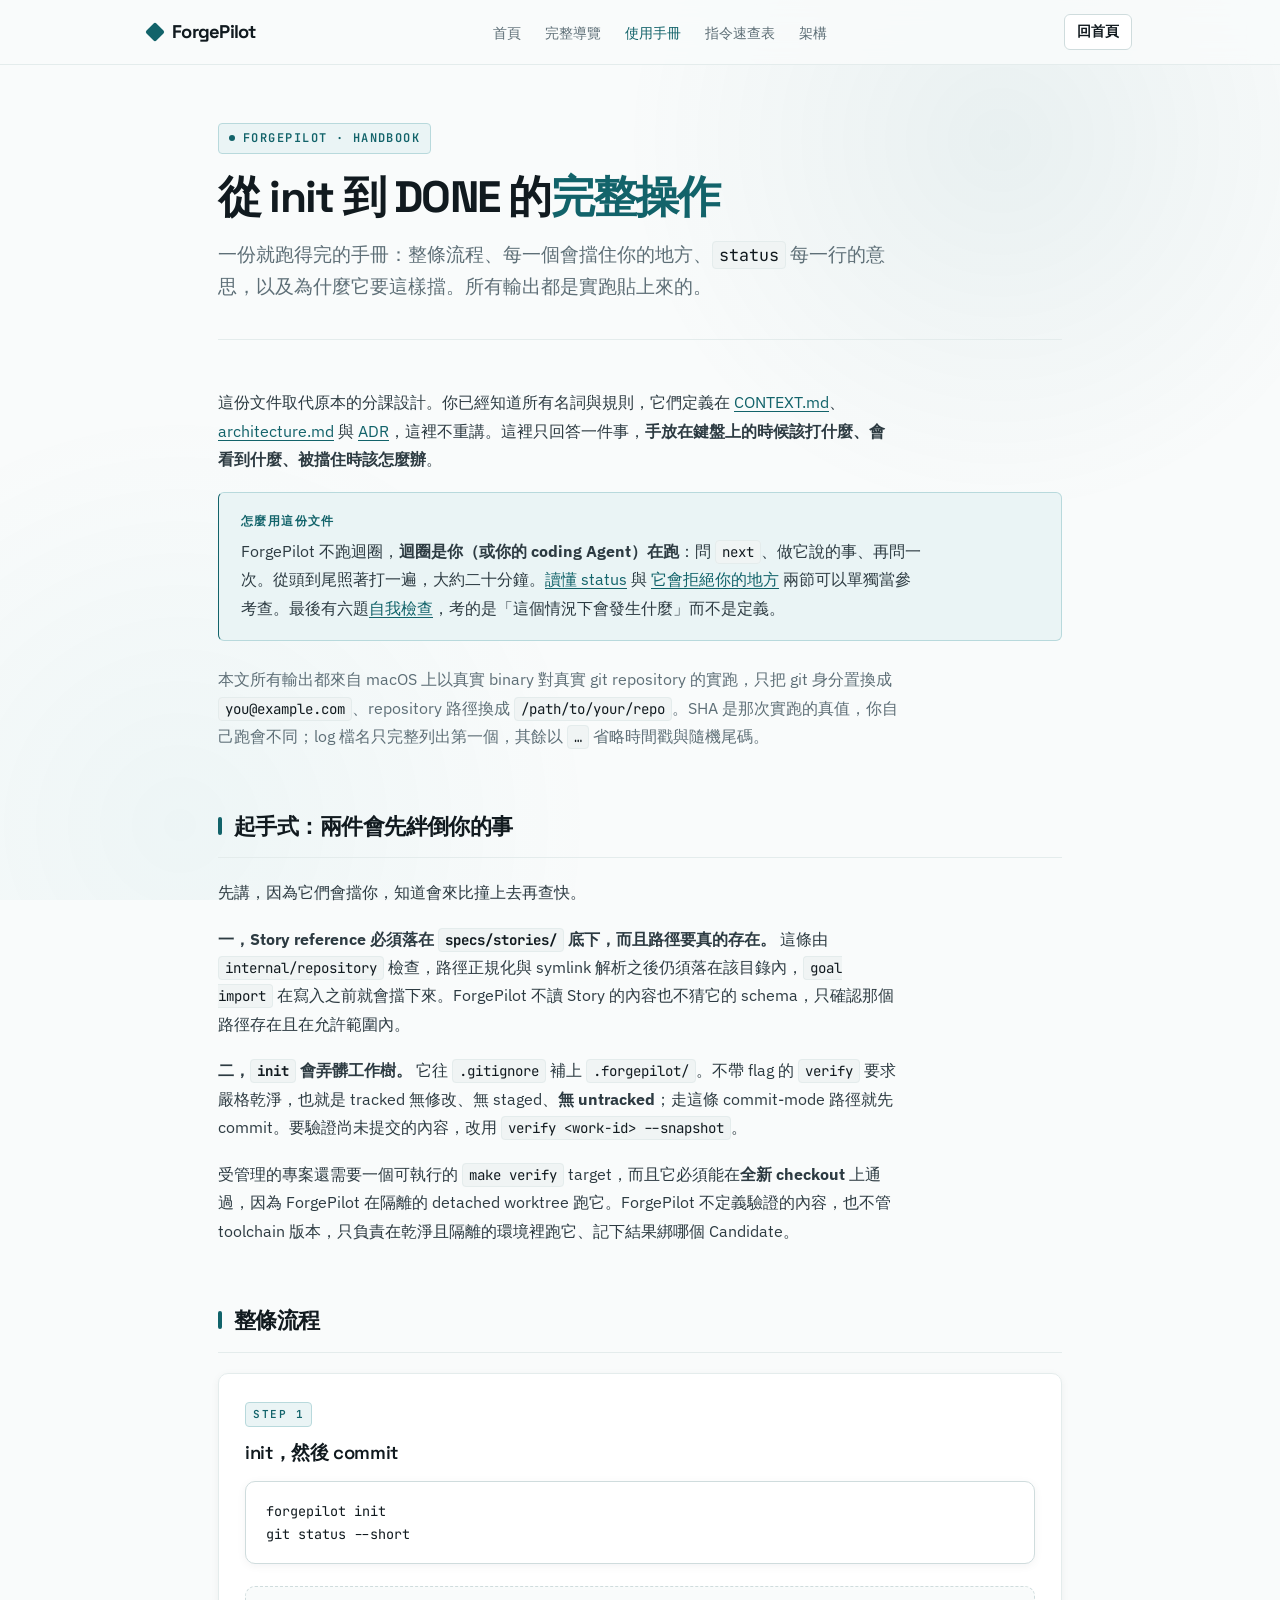
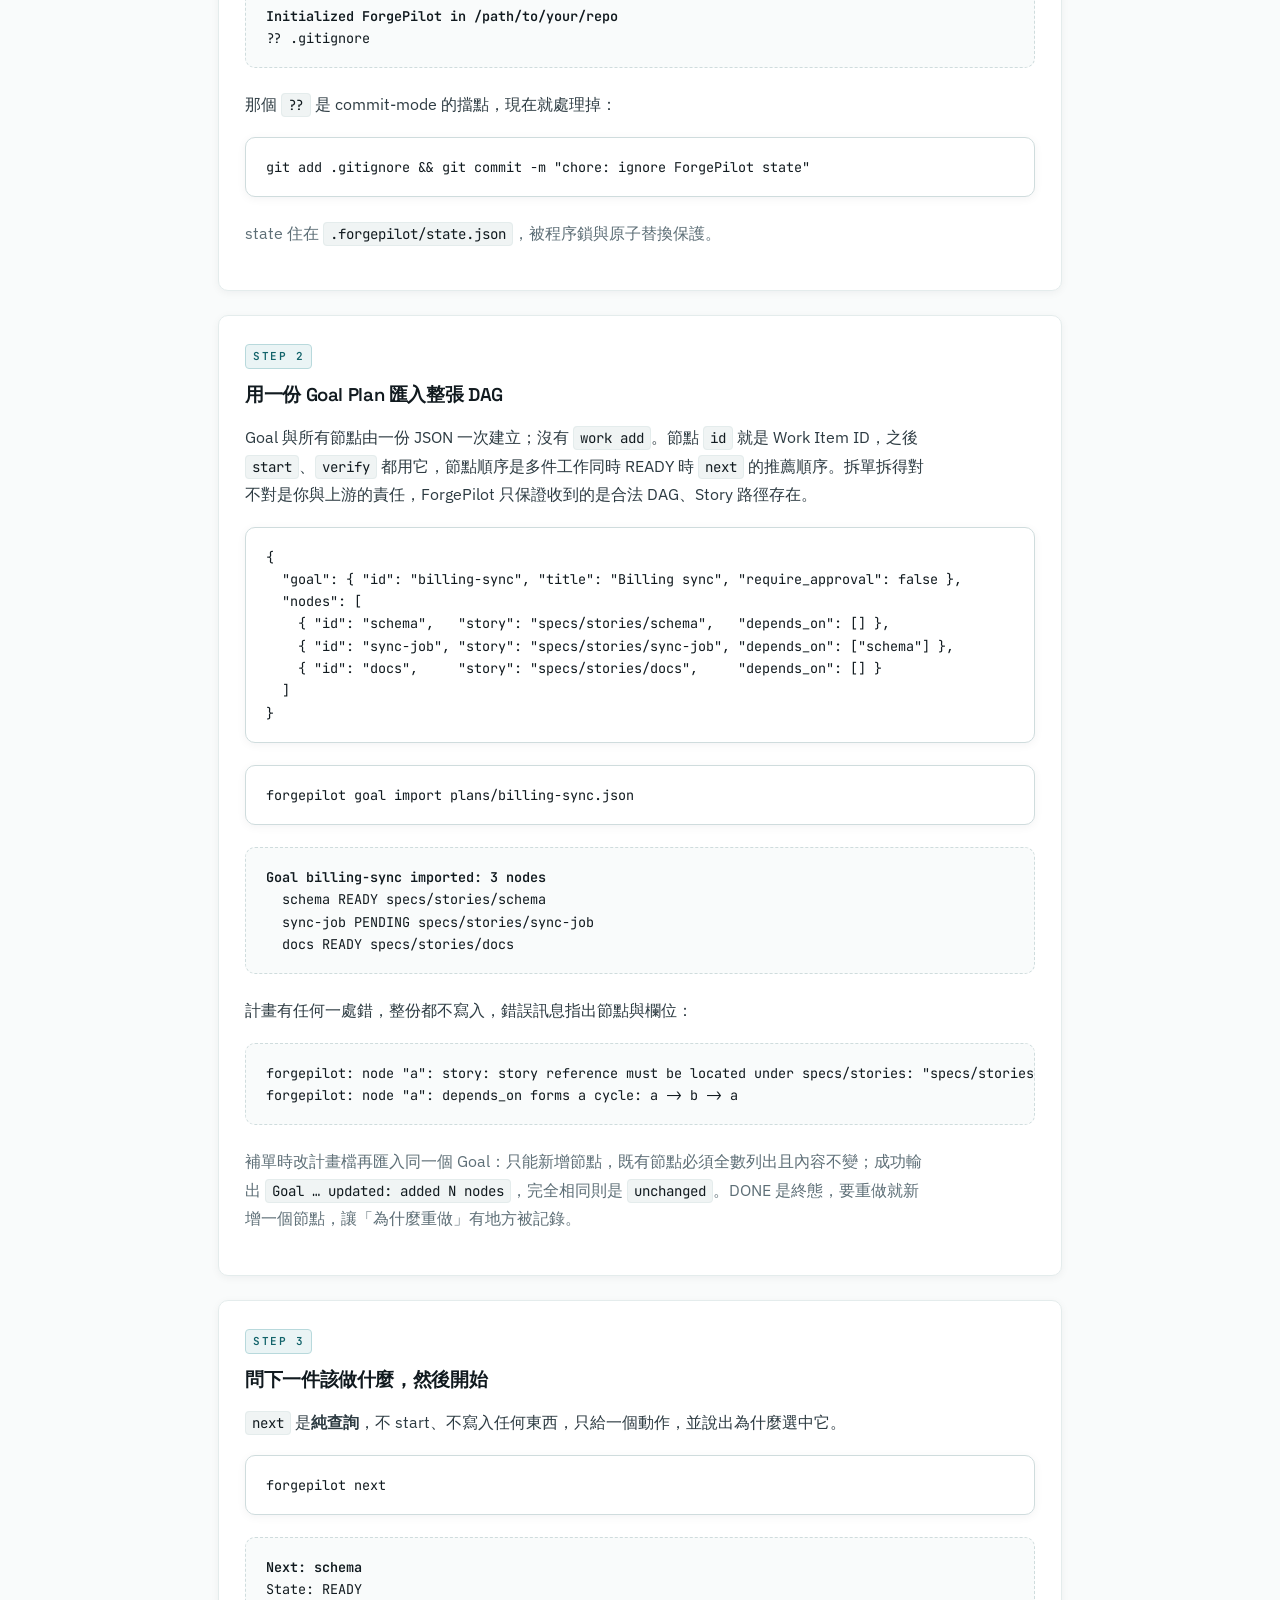
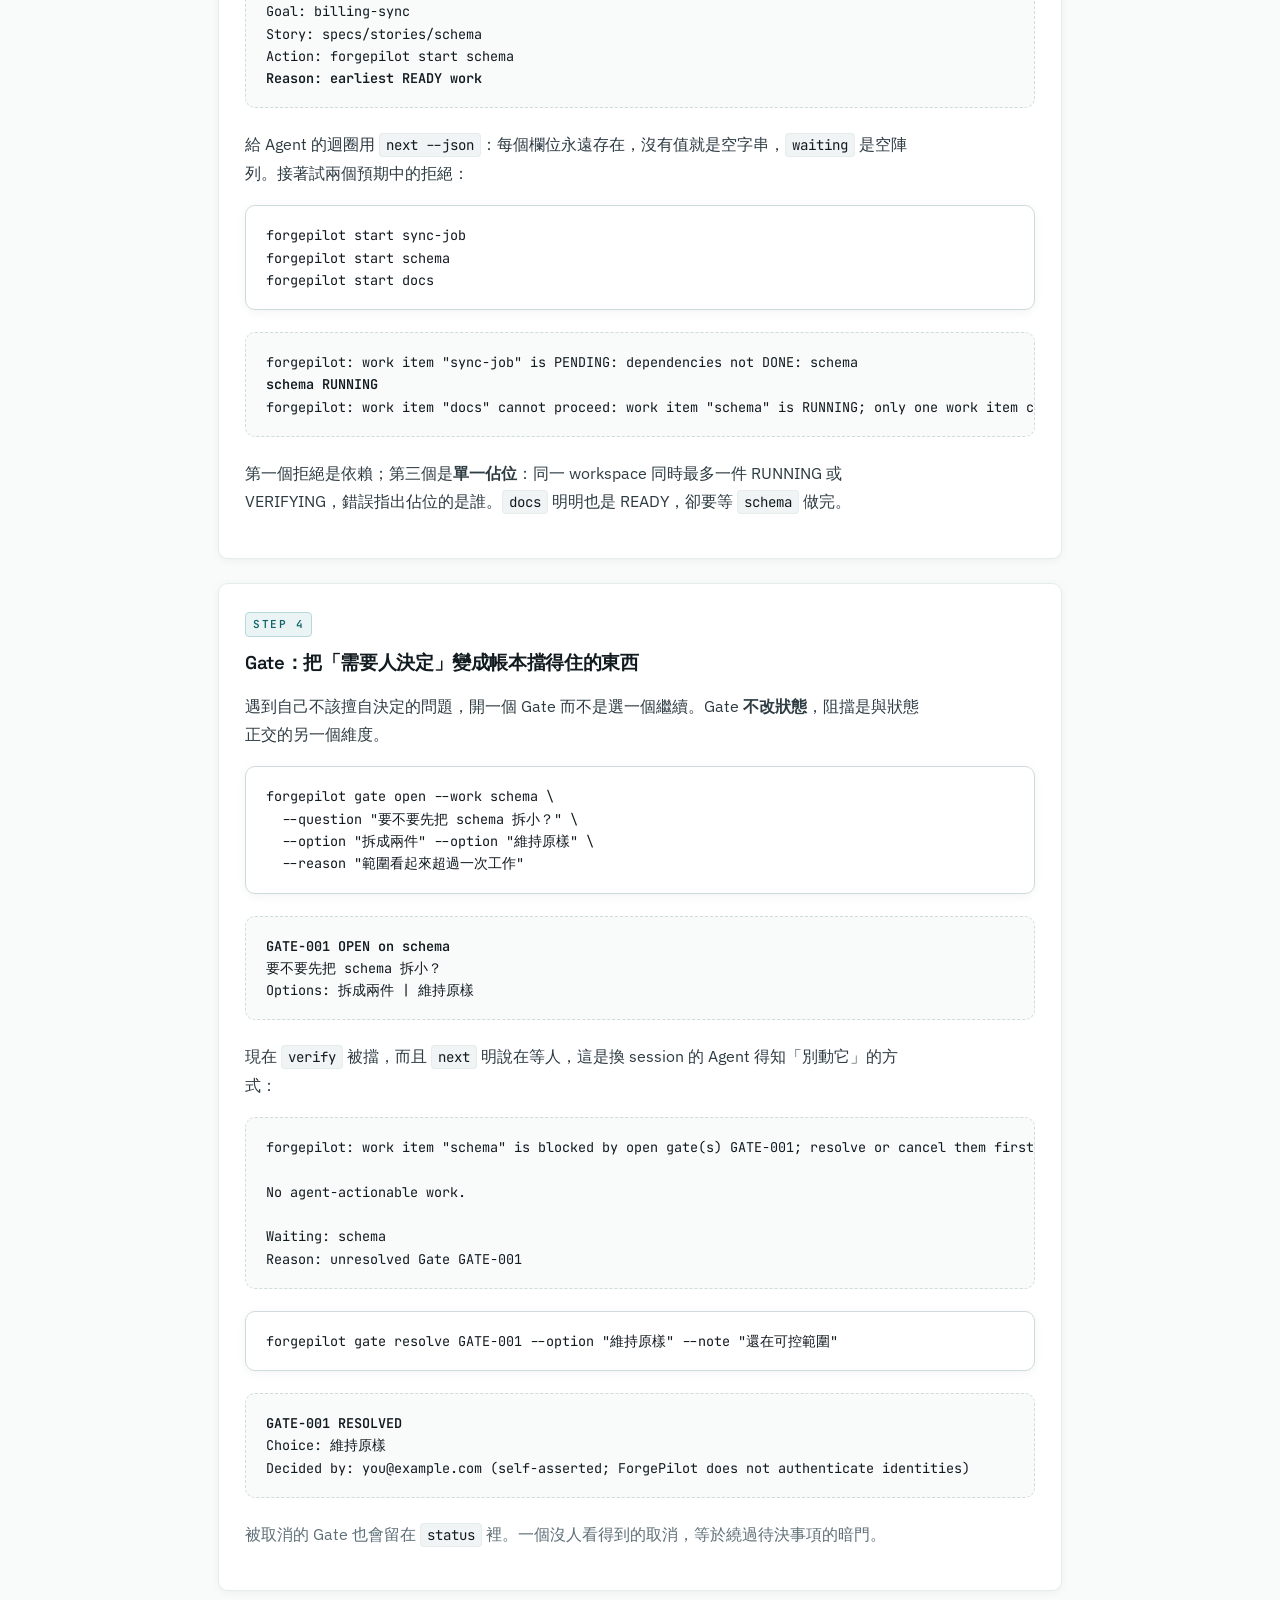
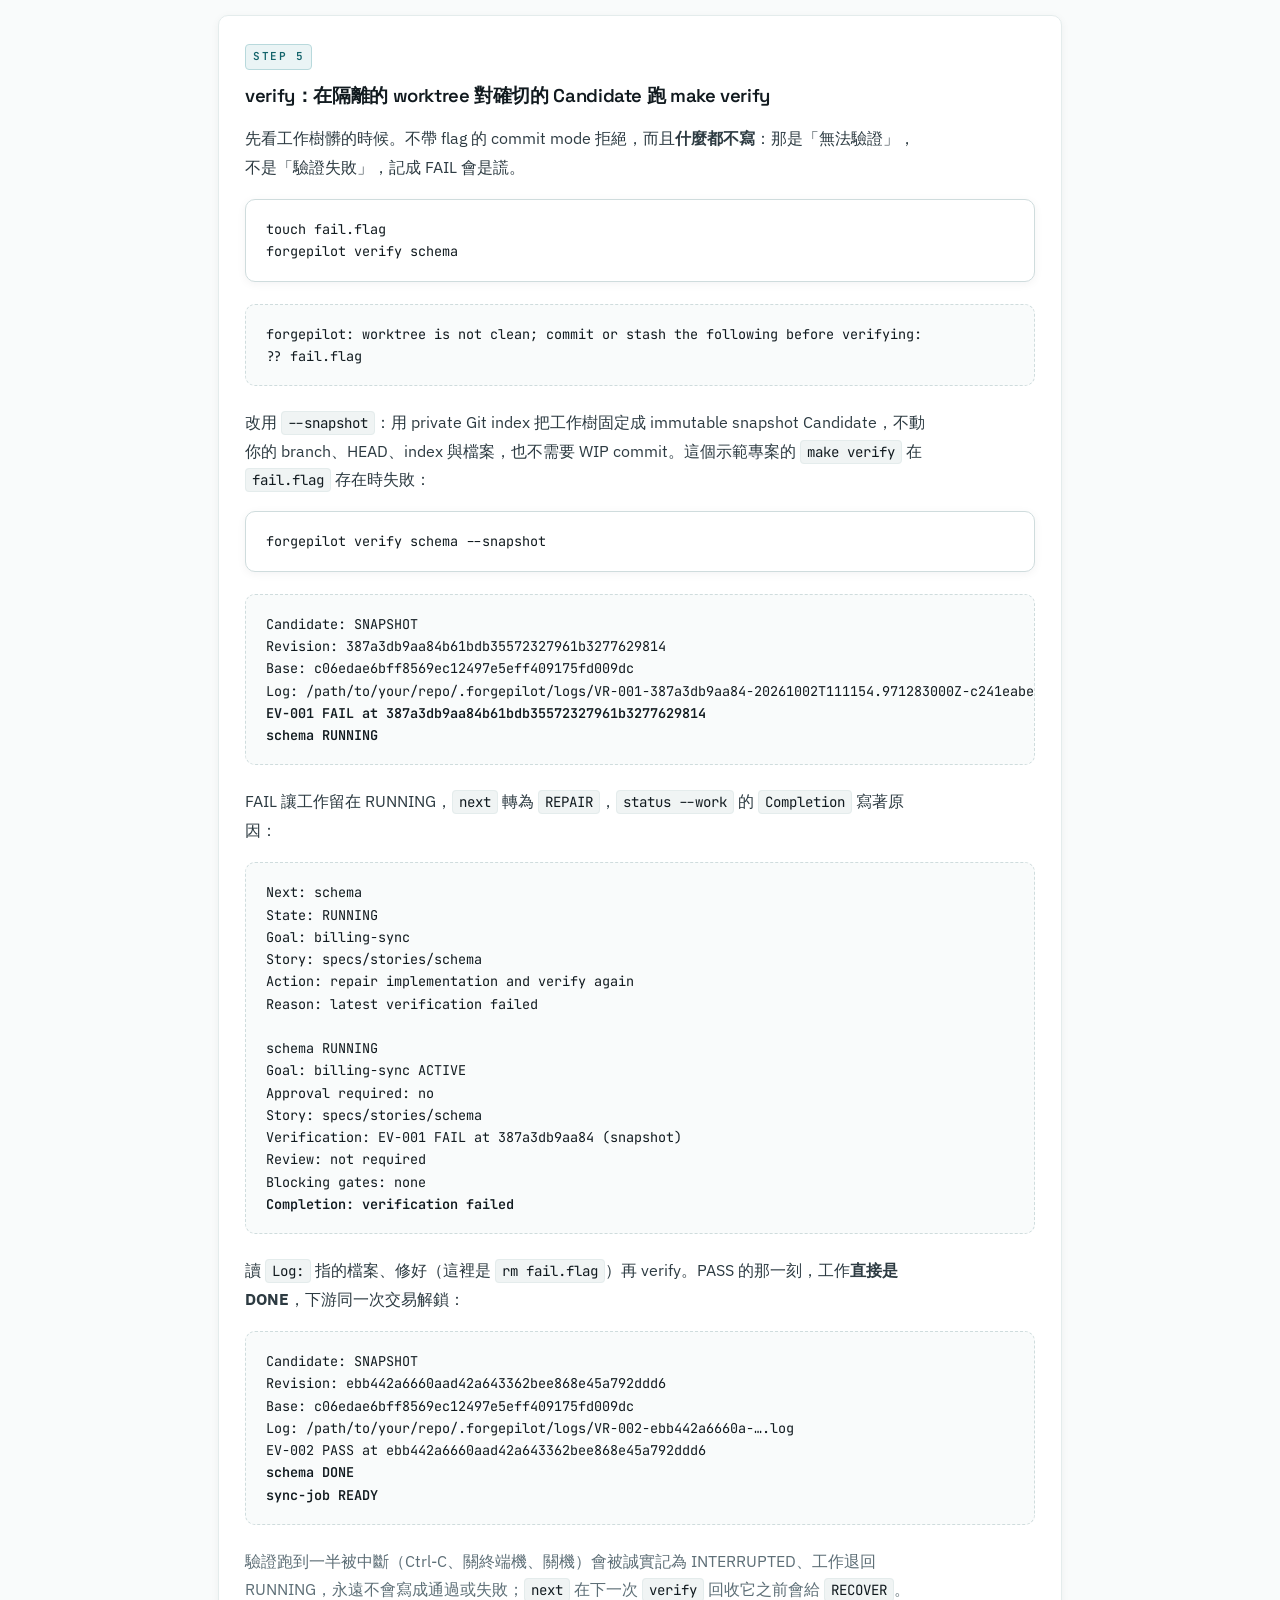
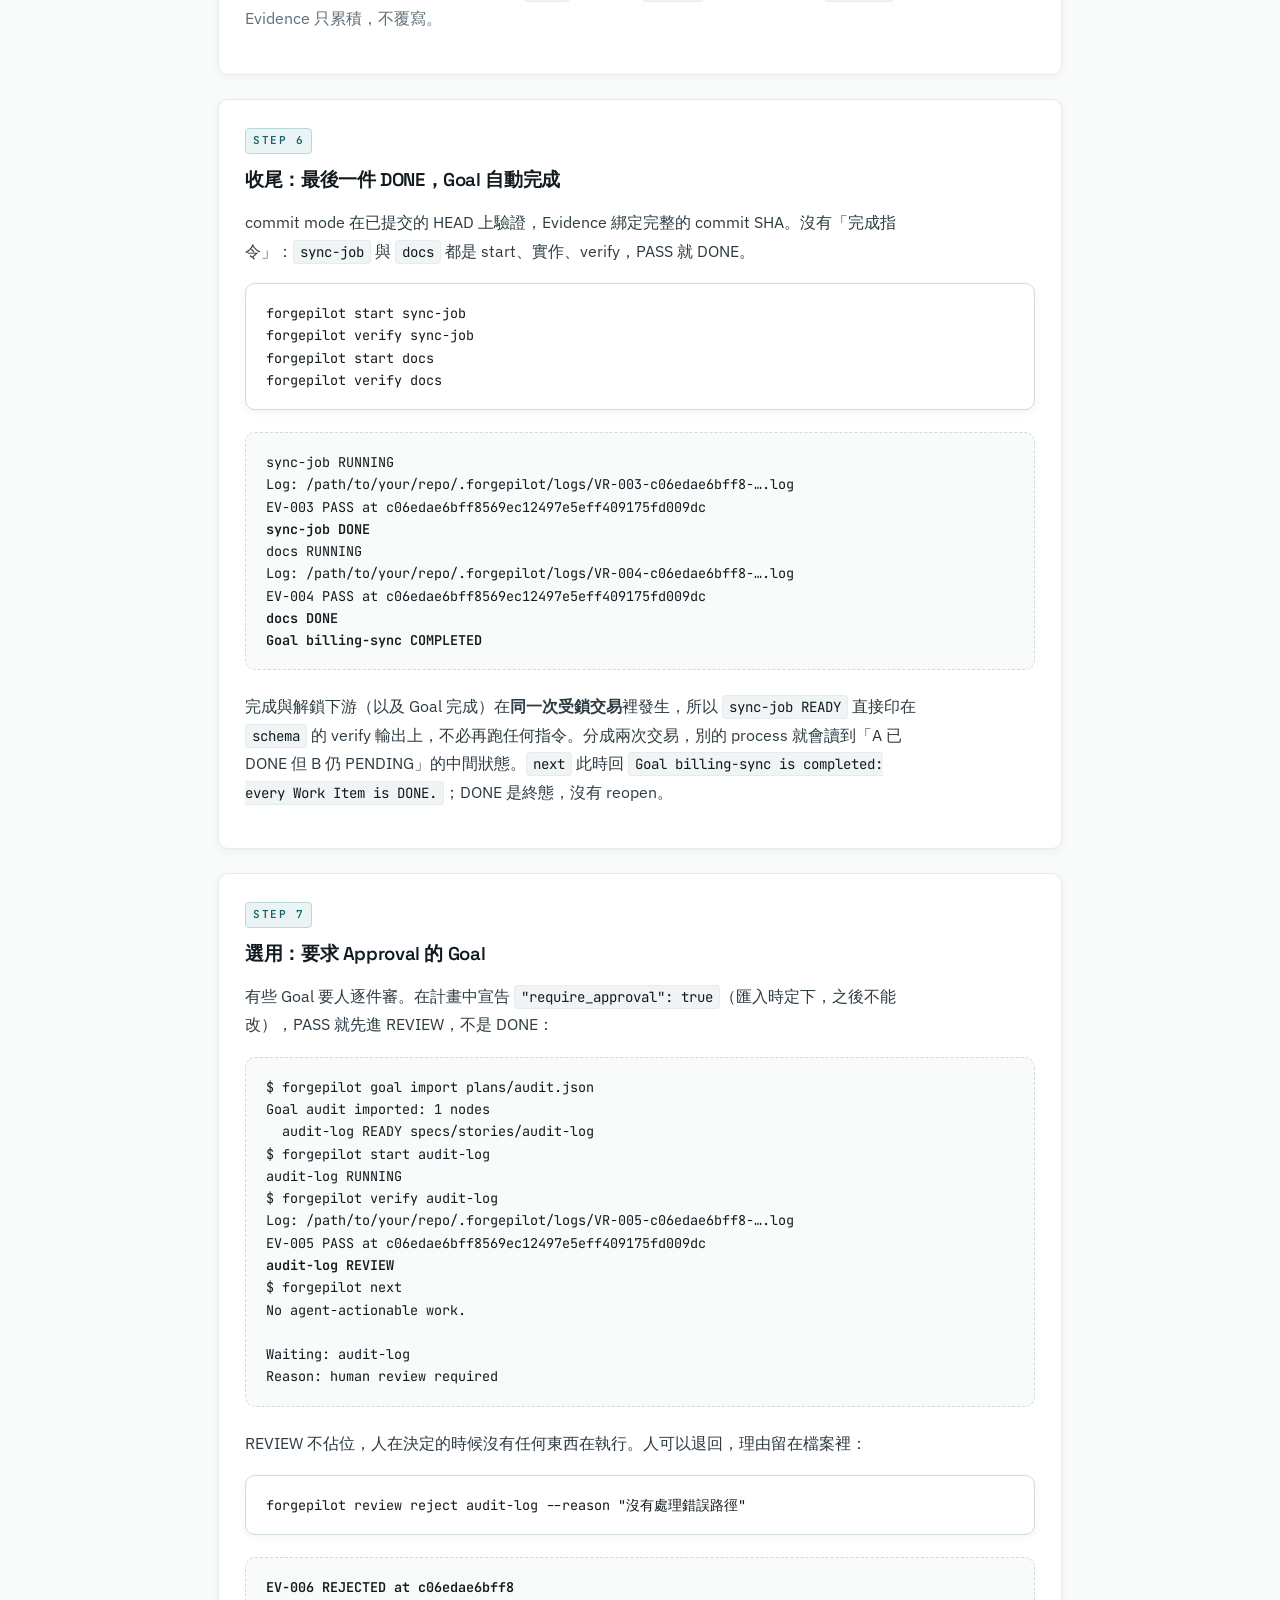
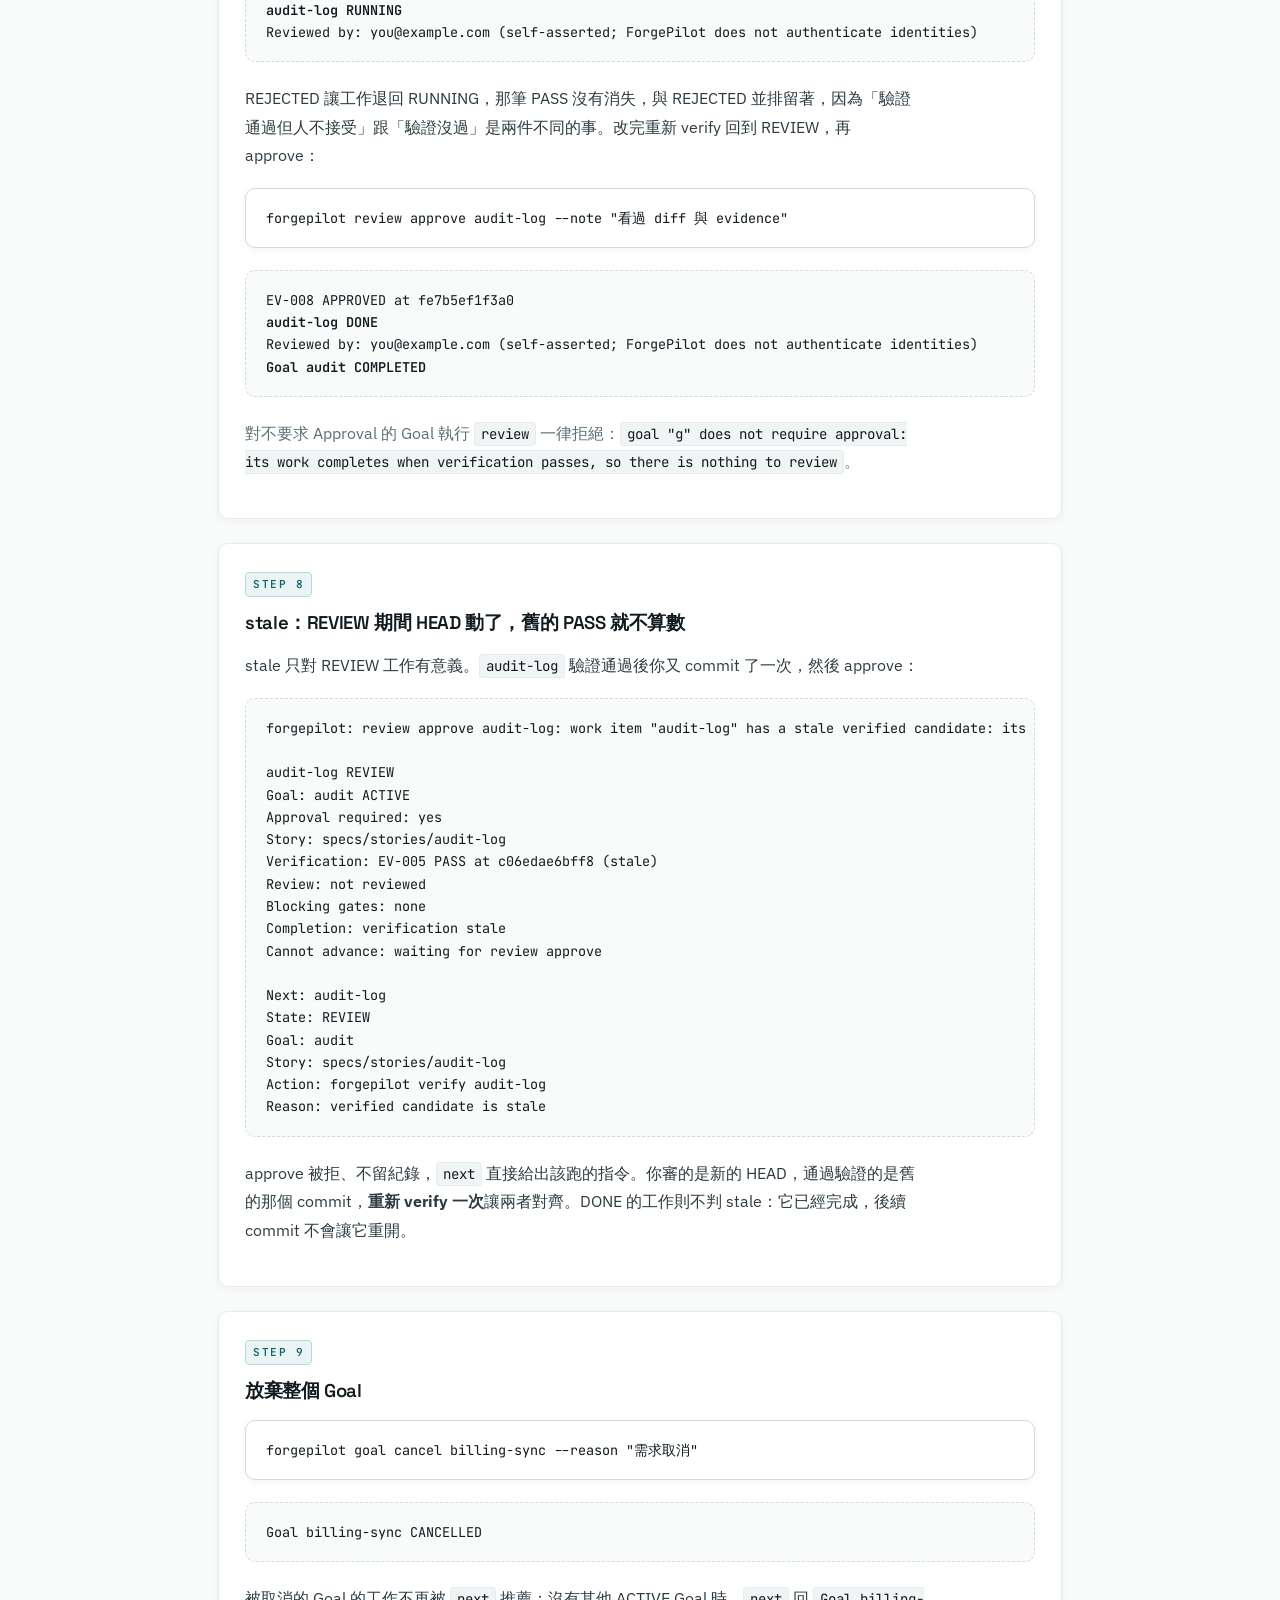
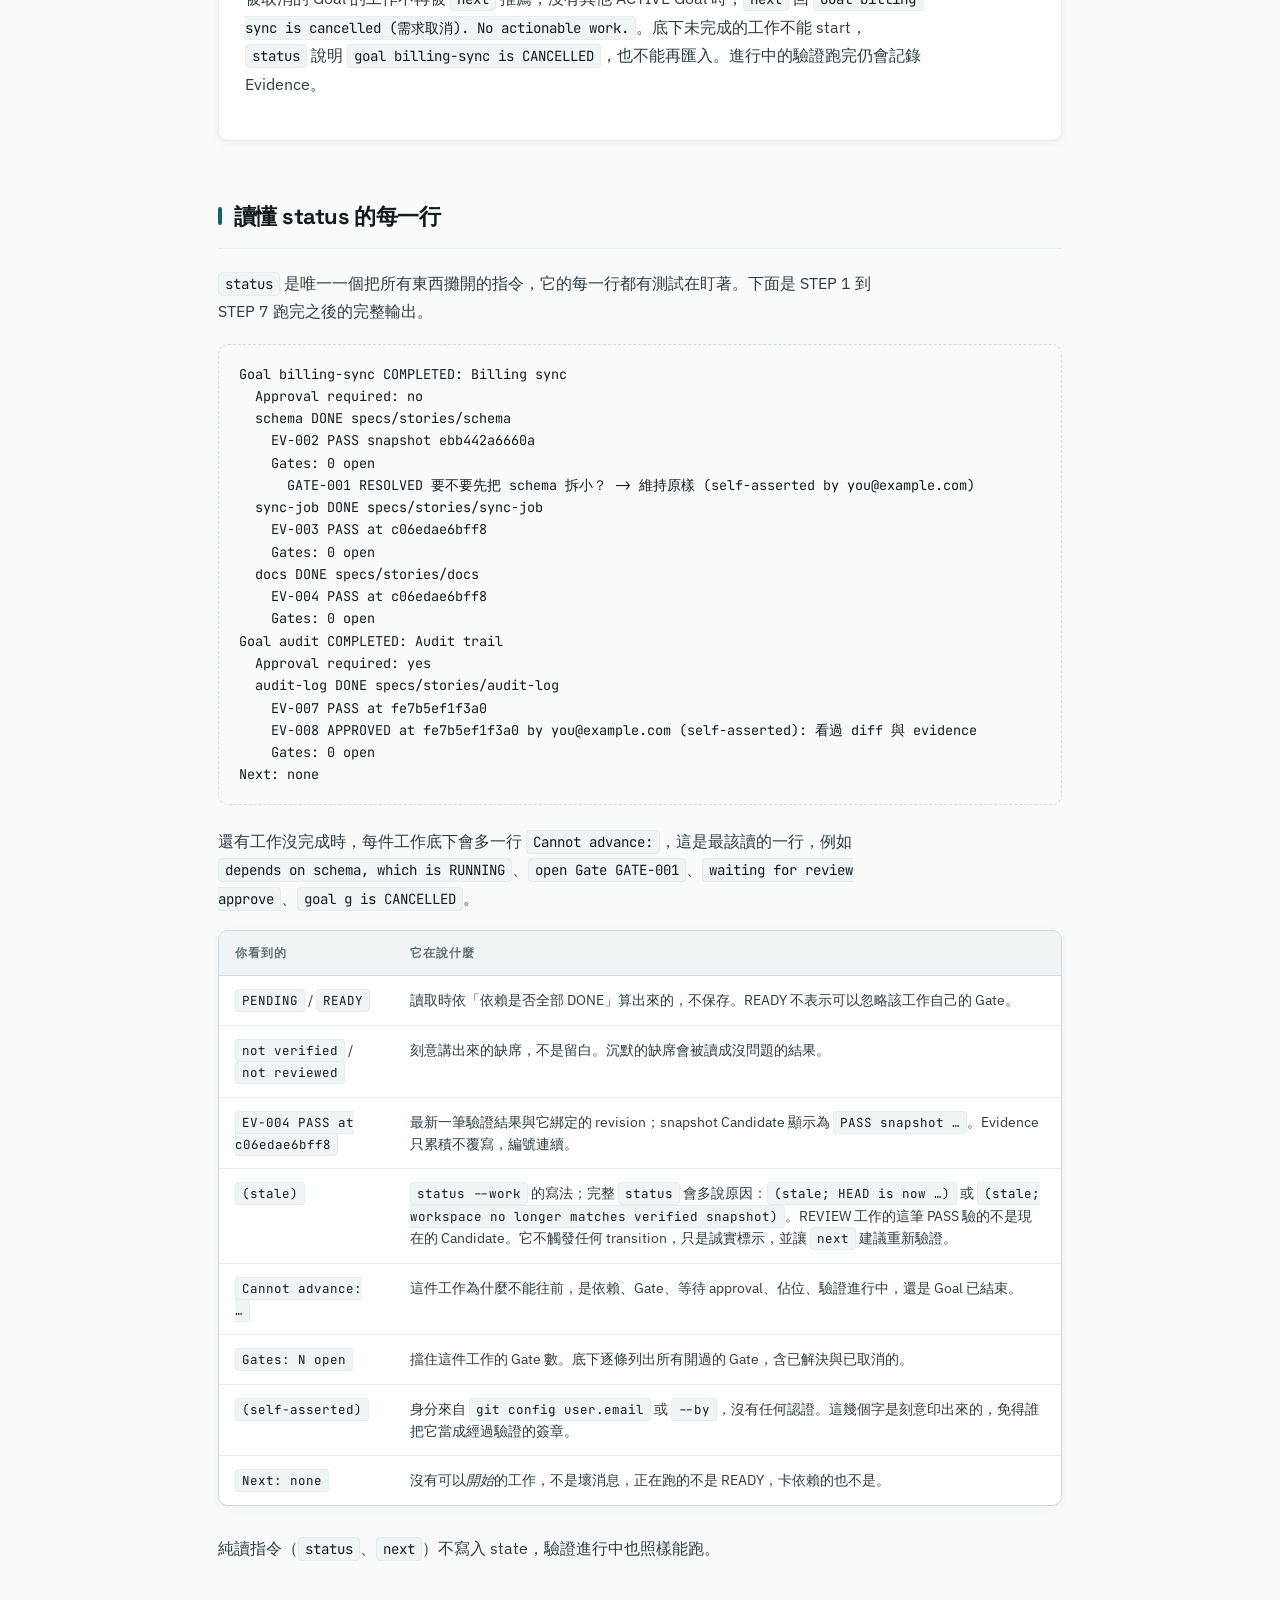
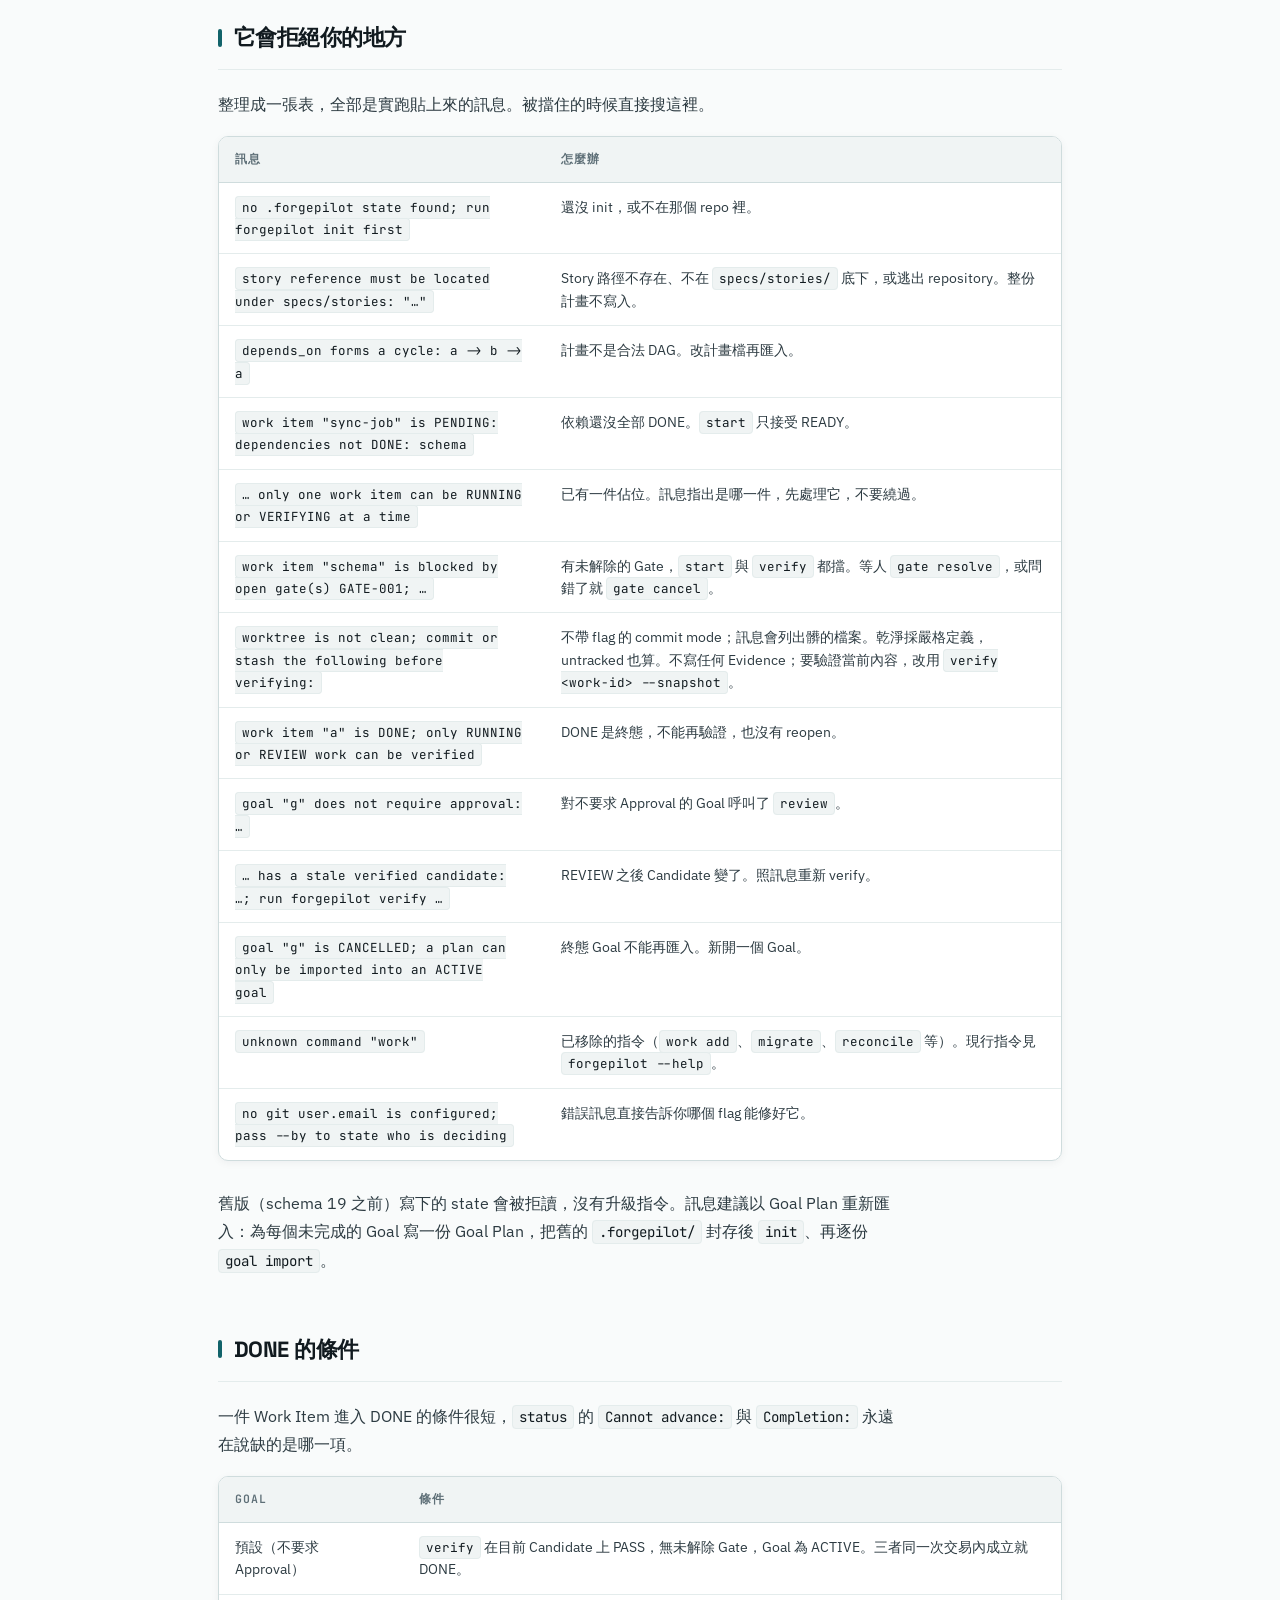
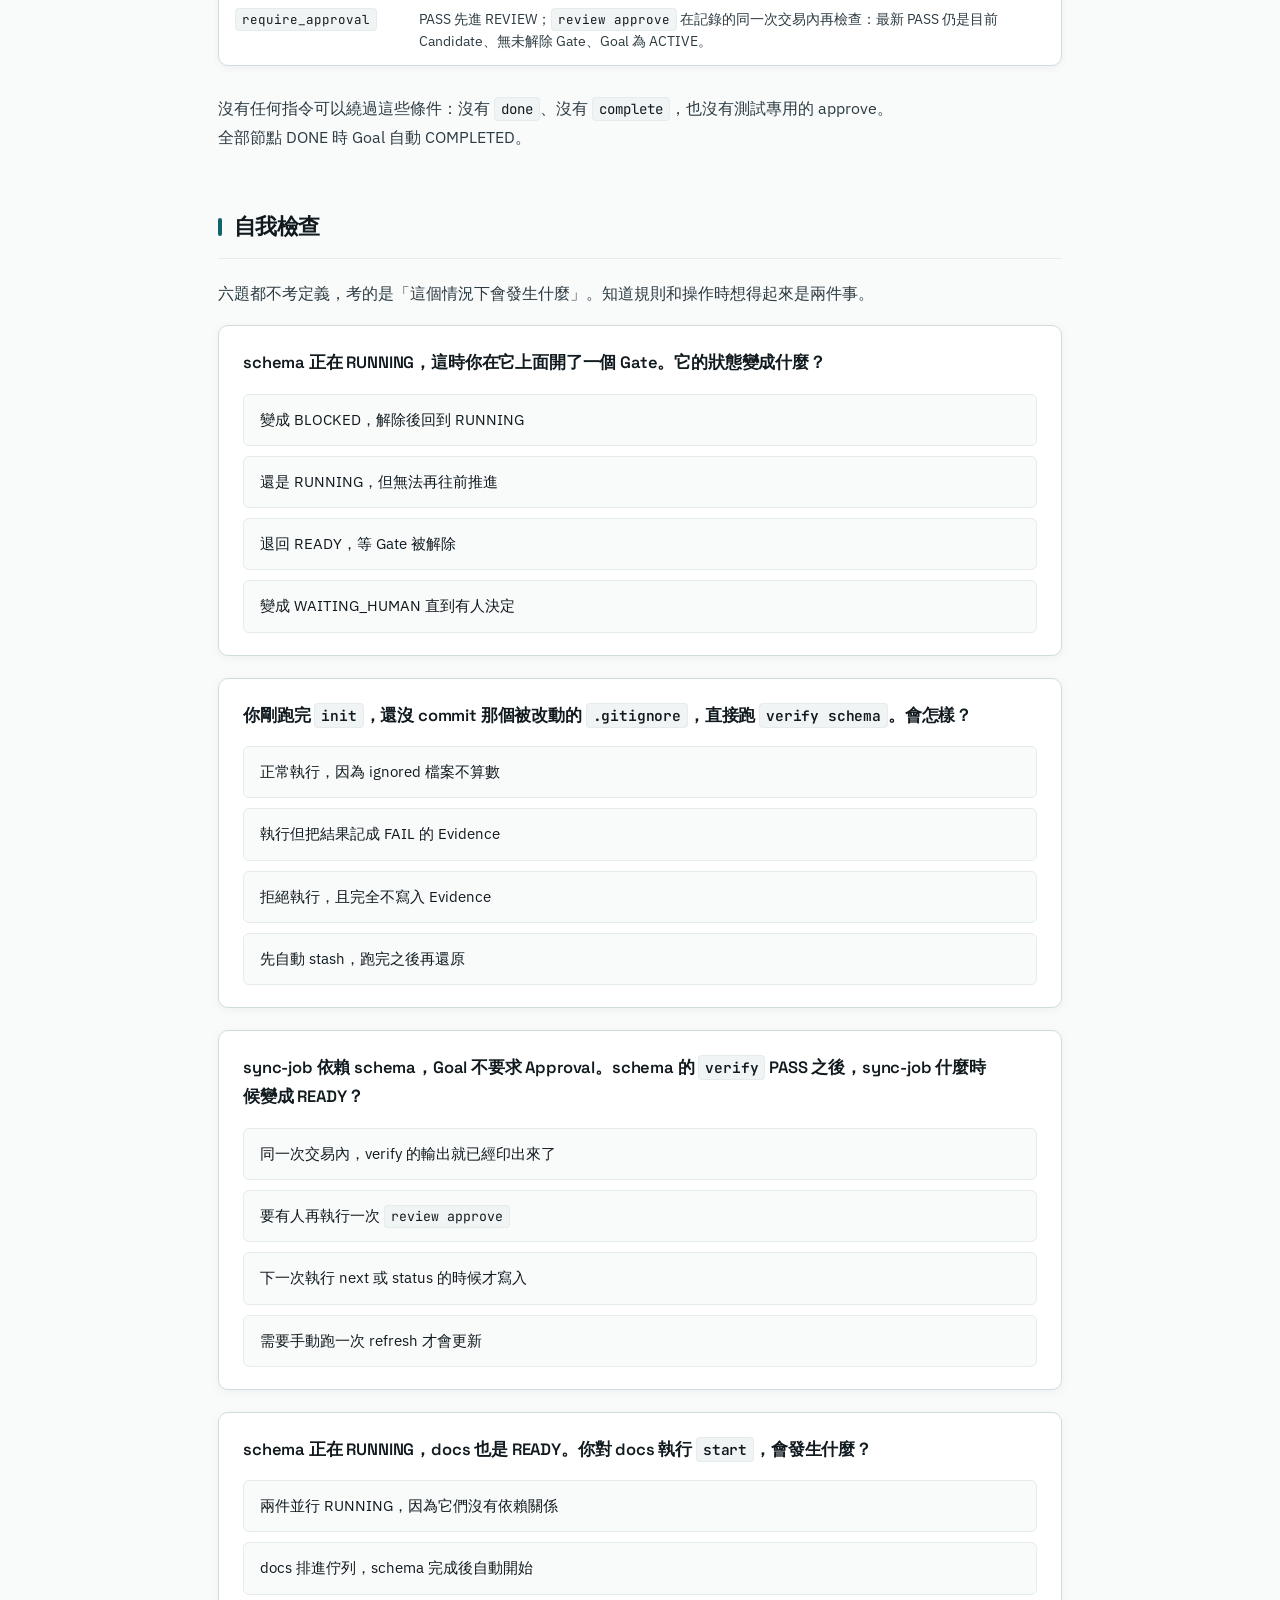
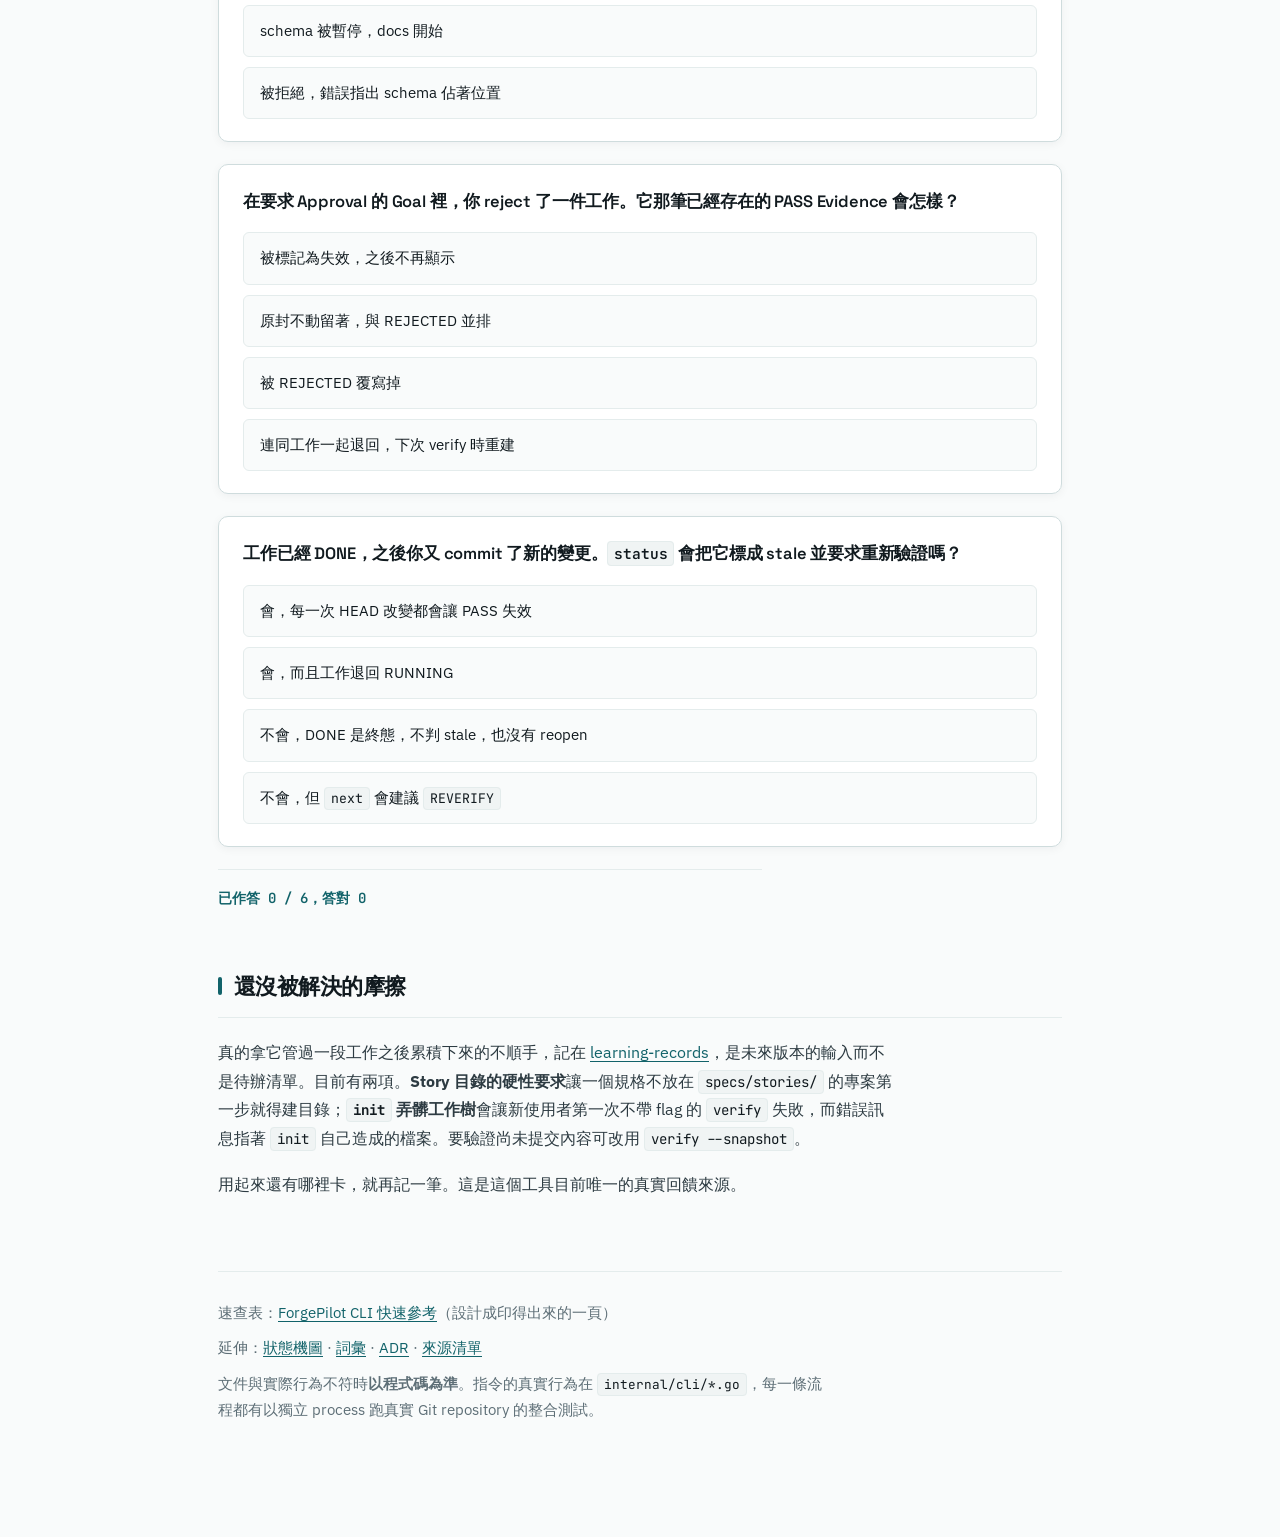
<file: docs/learn/handbook.html>
<!doctype html>
<html lang="zh-Hant">
<head>
<meta charset="utf-8">
<meta name="viewport" content="width=device-width, initial-scale=1">
<title>ForgePilot 使用手冊 · 從 init 到 DONE</title>
<link rel="preconnect" href="https://fonts.googleapis.com">
<link rel="preconnect" href="https://fonts.gstatic.com" crossorigin>
<link href="https://fonts.googleapis.com/css2?family=IBM+Plex+Sans:ital,wght@0,400;0,500;0,600;1,400&family=JetBrains+Mono:wght@400;500;600&family=Space+Grotesk:wght@500;600;700&display=swap" rel="stylesheet">
<link rel="stylesheet" href="../tokens.css">
<link rel="stylesheet" href="assets/course.css">
<script src="assets/quiz.js" defer></script>
</head>
<body>
<!-- 微動態自然水波光暈 -->
<div class="ambient-scene" aria-hidden="true">
  <div class="ambient-glow-top"></div>
  <div class="ambient-glow-bottom"></div>
</div>

<nav class="site-nav" aria-label="主要導覽">
  <div class="site-nav__inner">
    <a class="wordmark" href="../index.html">
      <span class="brand-diamond"></span>
      <span>ForgePilot</span>
    </a>
    <ul class="nav-links">
      <li><a href="../index.html">首頁</a></li>
      <li><a href="../guide.html">完整導覽</a></li>
      <li><a href="handbook.html" class="active">使用手冊</a></li>
      <li><a href="reference/cli-quick-reference.html">指令速查表</a></li>
      <li><a href="../architecture.md">架構</a></li>
    </ul>
    <div class="nav-actions">
      <a class="command-trigger" href="../index.html">
        <span>回首頁</span>
      </a>
    </div>
  </div>
</nav>

<div class="wrap">

<header>
  <div class="hero-tag">
    <span class="hero-tag-dot"></span>
    <span>ForgePilot · Handbook</span>
  </div>
  <h1>從 init 到 DONE 的<span class="mark-accent">完整操作</span></h1>
  <p class="lede">一份就跑得完的手冊：整條流程、每一個會擋住你的地方、<code>status</code> 每一行的意思，以及為什麼它要這樣擋。所有輸出都是實跑貼上來的。</p>
</header>

<p>這份文件取代原本的分課設計。你已經知道所有名詞與規則，它們定義在 <a href="https://github.com/CarlLee1983/ForgePilot/blob/main/CONTEXT.md">CONTEXT.md</a>、<a href="../architecture.md">architecture.md</a> 與 <a href="../adr/README.md">ADR</a>，這裡不重講。這裡只回答一件事，<strong>手放在鍵盤上的時候該打什麼、會看到什麼、被擋住時該怎麼辦</strong>。</p>

<div class="callout go">
  <span class="label">怎麼用這份文件</span>
  <p>ForgePilot 不跑迴圈，<strong>迴圈是你（或你的 coding Agent）在跑</strong>：問 <code>next</code>、做它說的事、再問一次。從頭到尾照著打一遍，大約二十分鐘。<a href="#status">讀懂 status</a> 與 <a href="#refusals">它會拒絕你的地方</a> 兩節可以單獨當參考查。最後有六題<a href="#quiz">自我檢查</a>，考的是「這個情況下會發生什麼」而不是定義。</p>
</div>

<p class="muted">本文所有輸出都來自 macOS 上以真實 binary 對真實 git repository 的實跑，只把 git 身分置換成 <code>you@example.com</code>、repository 路徑換成 <code>/path/to/your/repo</code>。SHA 是那次實跑的真值，你自己跑會不同；log 檔名只完整列出第一個，其餘以 <code>…</code> 省略時間戳與隨機尾碼。</p>

<h2 id="setup">起手式：兩件會先絆倒你的事</h2>

<p>先講，因為它們會擋你，知道會來比撞上去再查快。</p>

<p><strong>一，Story reference 必須落在 <code>specs/stories/</code> 底下，而且路徑要真的存在。</strong> 這條由 <code>internal/repository</code> 檢查，路徑正規化與 symlink 解析之後仍須落在該目錄內，<code>goal import</code> 在寫入之前就會擋下來。ForgePilot 不讀 Story 的內容也不猜它的 schema，只確認那個路徑存在且在允許範圍內。</p>

<p><strong>二，<code>init</code> 會弄髒工作樹。</strong> 它往 <code>.gitignore</code> 補上 <code>.forgepilot/</code>。不帶 flag 的 <code>verify</code> 要求嚴格乾淨，也就是 tracked 無修改、無 staged、<strong>無 untracked</strong>；走這條 commit-mode 路徑就先 commit。要驗證尚未提交的內容，改用 <code>verify &lt;work-id&gt; --snapshot</code>。</p>

<p>受管理的專案還需要一個可執行的 <code>make verify</code> target，而且它必須能在<strong>全新 checkout</strong> 上通過，因為 ForgePilot 在隔離的 detached worktree 跑它。ForgePilot 不定義驗證的內容，也不管 toolchain 版本，只負責在乾淨且隔離的環境裡跑它、記下結果綁哪個 Candidate。</p>

<h2 id="walkthrough">整條流程</h2>

<div class="step">
  <span class="n">STEP 1</span>
  <h3>init，然後 commit</h3>
<pre><code>forgepilot init
git status --short</code></pre>
<pre class="out"><code><b>Initialized ForgePilot in /path/to/your/repo</b>
?? .gitignore</code></pre>
  <p>那個 <code>??</code> 是 commit-mode 的擋點，現在就處理掉：</p>
<pre><code>git add .gitignore &amp;&amp; git commit -m "chore: ignore ForgePilot state"</code></pre>
  <p class="muted">state 住在 <code>.forgepilot/state.json</code>，被程序鎖與原子替換保護。</p>
</div>

<div class="step">
  <span class="n">STEP 2</span>
  <h3>用一份 Goal Plan 匯入整張 DAG</h3>
  <p>Goal 與所有節點由一份 JSON 一次建立；沒有 <code>work add</code>。節點 <code>id</code> 就是 Work Item ID，之後 <code>start</code>、<code>verify</code> 都用它，節點順序是多件工作同時 READY 時 <code>next</code> 的推薦順序。拆單拆得對不對是你與上游的責任，ForgePilot 只保證收到的是合法 DAG、Story 路徑存在。</p>
<pre><code>{
  "goal": { "id": "billing-sync", "title": "Billing sync", "require_approval": false },
  "nodes": [
    { "id": "schema",   "story": "specs/stories/schema",   "depends_on": [] },
    { "id": "sync-job", "story": "specs/stories/sync-job", "depends_on": ["schema"] },
    { "id": "docs",     "story": "specs/stories/docs",     "depends_on": [] }
  ]
}</code></pre>
<pre><code>forgepilot goal import plans/billing-sync.json</code></pre>
<pre class="out"><code><b>Goal billing-sync imported: 3 nodes</b>
  schema READY specs/stories/schema
  sync-job PENDING specs/stories/sync-job
  docs READY specs/stories/docs</code></pre>
  <p>計畫有任何一處錯，整份都不寫入，錯誤訊息指出節點與欄位：</p>
<pre class="out"><code>forgepilot: node "a": story: story reference must be located under specs/stories: "specs/stories/NOPE"
forgepilot: node "a": depends_on forms a cycle: a -&gt; b -&gt; a</code></pre>
  <p class="muted">補單時改計畫檔再匯入同一個 Goal：只能新增節點，既有節點必須全數列出且內容不變；成功輸出 <code>Goal … updated: added N nodes</code>，完全相同則是 <code>unchanged</code>。DONE 是終態，要重做就新增一個節點，讓「為什麼重做」有地方被記錄。</p>
</div>

<div class="step">
  <span class="n">STEP 3</span>
  <h3>問下一件該做什麼，然後開始</h3>
  <p><code>next</code> 是<strong>純查詢</strong>，不 start、不寫入任何東西，只給一個動作，並說出為什麼選中它。</p>
<pre><code>forgepilot next</code></pre>
<pre class="out"><code><b>Next: schema</b>
State: READY
Goal: billing-sync
Story: specs/stories/schema
Action: forgepilot start schema
<b>Reason: earliest READY work</b></code></pre>
  <p>給 Agent 的迴圈用 <code>next --json</code>：每個欄位永遠存在，沒有值就是空字串，<code>waiting</code> 是空陣列。接著試兩個預期中的拒絕：</p>
<pre><code>forgepilot start sync-job
forgepilot start schema
forgepilot start docs</code></pre>
<pre class="out"><code>forgepilot: work item "sync-job" is PENDING: dependencies not DONE: schema
<b>schema RUNNING</b>
forgepilot: work item "docs" cannot proceed: work item "schema" is RUNNING; only one work item can be RUNNING or VERIFYING at a time</code></pre>
  <p>第一個拒絕是依賴；第三個是<strong>單一佔位</strong>：同一 workspace 同時最多一件 RUNNING 或 VERIFYING，錯誤指出佔位的是誰。<code>docs</code> 明明也是 READY，卻要等 <code>schema</code> 做完。</p>
</div>

<div class="step">
  <span class="n">STEP 4</span>
  <h3>Gate：把「需要人決定」變成帳本擋得住的東西</h3>
  <p>遇到自己不該擅自決定的問題，開一個 Gate 而不是選一個繼續。Gate <strong>不改狀態</strong>，阻擋是與狀態正交的另一個維度。</p>
<pre><code>forgepilot gate open --work schema \
  --question "要不要先把 schema 拆小？" \
  --option "拆成兩件" --option "維持原樣" \
  --reason "範圍看起來超過一次工作"</code></pre>
<pre class="out"><code><b>GATE-001 OPEN on schema</b>
要不要先把 schema 拆小？
Options: 拆成兩件 | 維持原樣</code></pre>
  <p>現在 <code>verify</code> 被擋，而且 <code>next</code> 明說在等人，這是換 session 的 Agent 得知「別動它」的方式：</p>
<pre class="out"><code>forgepilot: work item "schema" is blocked by open gate(s) GATE-001; resolve or cancel them first

No agent-actionable work.

Waiting: schema
Reason: unresolved Gate GATE-001</code></pre>
<pre><code>forgepilot gate resolve GATE-001 --option "維持原樣" --note "還在可控範圍"</code></pre>
<pre class="out"><code><b>GATE-001 RESOLVED</b>
Choice: 維持原樣
Decided by: you@example.com (self-asserted; ForgePilot does not authenticate identities)</code></pre>
  <p class="muted">被取消的 Gate 也會留在 <code>status</code> 裡。一個沒人看得到的取消，等於繞過待決事項的暗門。</p>
</div>

<div class="step">
  <span class="n">STEP 5</span>
  <h3>verify：在隔離的 worktree 對確切的 Candidate 跑 make verify</h3>
  <p>先看工作樹髒的時候。不帶 flag 的 commit mode 拒絕，而且<strong>什麼都不寫</strong>：那是「無法驗證」，不是「驗證失敗」，記成 FAIL 會是謊。</p>
<pre><code>touch fail.flag
forgepilot verify schema</code></pre>
<pre class="out"><code>forgepilot: worktree is not clean; commit or stash the following before verifying:
?? fail.flag</code></pre>
  <p>改用 <code>--snapshot</code>：用 private Git index 把工作樹固定成 immutable snapshot Candidate，不動你的 branch、HEAD、index 與檔案，也不需要 WIP commit。這個示範專案的 <code>make verify</code> 在 <code>fail.flag</code> 存在時失敗：</p>
<pre><code>forgepilot verify schema --snapshot</code></pre>
<pre class="out"><code>Candidate: SNAPSHOT
Revision: 387a3db9aa84b61bdb35572327961b3277629814
Base: c06edae6bff8569ec12497e5eff409175fd009dc
Log: /path/to/your/repo/.forgepilot/logs/VR-001-387a3db9aa84-20261002T111154.971283000Z-c241eabe350e545a.log
<b>EV-001 FAIL at 387a3db9aa84b61bdb35572327961b3277629814</b>
<b>schema RUNNING</b></code></pre>
  <p>FAIL 讓工作留在 RUNNING，<code>next</code> 轉為 <code>REPAIR</code>，<code>status --work</code> 的 <code>Completion</code> 寫著原因：</p>
<pre class="out"><code>Next: schema
State: RUNNING
Goal: billing-sync
Story: specs/stories/schema
Action: repair implementation and verify again
Reason: latest verification failed

schema RUNNING
Goal: billing-sync ACTIVE
Approval required: no
Story: specs/stories/schema
Verification: EV-001 FAIL at 387a3db9aa84 (snapshot)
Review: not required
Blocking gates: none
<b>Completion: verification failed</b></code></pre>
  <p>讀 <code>Log:</code> 指的檔案、修好（這裡是 <code>rm fail.flag</code>）再 verify。PASS 的那一刻，工作<strong>直接是 DONE</strong>，下游同一次交易解鎖：</p>
<pre class="out"><code>Candidate: SNAPSHOT
Revision: ebb442a6660aad42a643362bee868e45a792ddd6
Base: c06edae6bff8569ec12497e5eff409175fd009dc
Log: /path/to/your/repo/.forgepilot/logs/VR-002-ebb442a6660a-….log
EV-002 PASS at ebb442a6660aad42a643362bee868e45a792ddd6
<b>schema DONE</b>
<b>sync-job READY</b></code></pre>
  <p class="muted">驗證跑到一半被中斷（Ctrl-C、關終端機、關機）會被誠實記為 INTERRUPTED、工作退回 RUNNING，永遠不會寫成通過或失敗；<code>next</code> 在下一次 <code>verify</code> 回收它之前會給 <code>RECOVER</code>。Evidence 只累積，不覆寫。</p>
</div>

<div class="step">
  <span class="n">STEP 6</span>
  <h3>收尾：最後一件 DONE，Goal 自動完成</h3>
  <p>commit mode 在已提交的 HEAD 上驗證，Evidence 綁定完整的 commit SHA。沒有「完成指令」：<code>sync-job</code> 與 <code>docs</code> 都是 start、實作、verify，PASS 就 DONE。</p>
<pre><code>forgepilot start sync-job
forgepilot verify sync-job
forgepilot start docs
forgepilot verify docs</code></pre>
<pre class="out"><code>sync-job RUNNING
Log: /path/to/your/repo/.forgepilot/logs/VR-003-c06edae6bff8-….log
EV-003 PASS at c06edae6bff8569ec12497e5eff409175fd009dc
<b>sync-job DONE</b>
docs RUNNING
Log: /path/to/your/repo/.forgepilot/logs/VR-004-c06edae6bff8-….log
EV-004 PASS at c06edae6bff8569ec12497e5eff409175fd009dc
<b>docs DONE</b>
<b>Goal billing-sync COMPLETED</b></code></pre>
  <p>完成與解鎖下游（以及 Goal 完成）在<strong>同一次受鎖交易</strong>裡發生，所以 <code>sync-job READY</code> 直接印在 <code>schema</code> 的 verify 輸出上，不必再跑任何指令。分成兩次交易，別的 process 就會讀到「A 已 DONE 但 B 仍 PENDING」的中間狀態。<code>next</code> 此時回 <code>Goal billing-sync is completed: every Work Item is DONE.</code>；DONE 是終態，沒有 reopen。</p>
</div>

<div class="step">
  <span class="n">STEP 7</span>
  <h3>選用：要求 Approval 的 Goal</h3>
  <p>有些 Goal 要人逐件審。在計畫中宣告 <code>"require_approval": true</code>（匯入時定下，之後不能改），PASS 就先進 REVIEW，不是 DONE：</p>
<pre class="out"><code>$ forgepilot goal import plans/audit.json
Goal audit imported: 1 nodes
  audit-log READY specs/stories/audit-log
$ forgepilot start audit-log
audit-log RUNNING
$ forgepilot verify audit-log
Log: /path/to/your/repo/.forgepilot/logs/VR-005-c06edae6bff8-….log
EV-005 PASS at c06edae6bff8569ec12497e5eff409175fd009dc
<b>audit-log REVIEW</b>
$ forgepilot next
No agent-actionable work.

Waiting: audit-log
Reason: human review required</code></pre>
  <p>REVIEW 不佔位，人在決定的時候沒有任何東西在執行。人可以退回，理由留在檔案裡：</p>
<pre><code>forgepilot review reject audit-log --reason "沒有處理錯誤路徑"</code></pre>
<pre class="out"><code><b>EV-006 REJECTED at c06edae6bff8</b>
<b>audit-log RUNNING</b>
Reviewed by: you@example.com (self-asserted; ForgePilot does not authenticate identities)</code></pre>
  <p>REJECTED 讓工作退回 RUNNING，那筆 PASS 沒有消失，與 REJECTED 並排留著，因為「驗證通過但人不接受」跟「驗證沒過」是兩件不同的事。改完重新 verify 回到 REVIEW，再 approve：</p>
<pre><code>forgepilot review approve audit-log --note "看過 diff 與 evidence"</code></pre>
<pre class="out"><code>EV-008 APPROVED at fe7b5ef1f3a0
<b>audit-log DONE</b>
Reviewed by: you@example.com (self-asserted; ForgePilot does not authenticate identities)
<b>Goal audit COMPLETED</b></code></pre>
  <p class="muted">對不要求 Approval 的 Goal 執行 <code>review</code> 一律拒絕：<code>goal "g" does not require approval: its work completes when verification passes, so there is nothing to review</code>。</p>
</div>

<div class="step">
  <span class="n">STEP 8</span>
  <h3>stale：REVIEW 期間 HEAD 動了，舊的 PASS 就不算數</h3>
  <p>stale 只對 REVIEW 工作有意義。<code>audit-log</code> 驗證通過後你又 commit 了一次，然後 approve：</p>
<pre class="out"><code>forgepilot: review approve audit-log: work item "audit-log" has a stale verified candidate: its PASS EV-005 no longer names the current candidate; run forgepilot verify audit-log

audit-log REVIEW
Goal: audit ACTIVE
Approval required: yes
Story: specs/stories/audit-log
Verification: EV-005 PASS at c06edae6bff8 (stale)
Review: not reviewed
Blocking gates: none
Completion: verification stale
Cannot advance: waiting for review approve

Next: audit-log
State: REVIEW
Goal: audit
Story: specs/stories/audit-log
Action: forgepilot verify audit-log
Reason: verified candidate is stale</code></pre>
  <p>approve 被拒、不留紀錄，<code>next</code> 直接給出該跑的指令。你審的是新的 HEAD，通過驗證的是舊的那個 commit，<strong>重新 verify 一次</strong>讓兩者對齊。DONE 的工作則不判 stale：它已經完成，後續 commit 不會讓它重開。</p>
</div>

<div class="step">
  <span class="n">STEP 9</span>
  <h3>放棄整個 Goal</h3>
<pre><code>forgepilot goal cancel billing-sync --reason "需求取消"</code></pre>
<pre class="out"><code>Goal billing-sync CANCELLED</code></pre>
  <p>被取消的 Goal 的工作不再被 <code>next</code> 推薦；沒有其他 ACTIVE Goal 時，<code>next</code> 回 <code>Goal billing-sync is cancelled (需求取消). No actionable work.</code>。底下未完成的工作不能 start，<code>status</code> 說明 <code>goal billing-sync is CANCELLED</code>，也不能再匯入。進行中的驗證跑完仍會記錄 Evidence。</p>
</div>

<h2 id="status">讀懂 status 的每一行</h2>

<p><code>status</code> 是唯一一個把所有東西攤開的指令，它的每一行都有測試在盯著。下面是 STEP 1 到 STEP 7 跑完之後的完整輸出。</p>

<pre class="out"><code>Goal billing-sync COMPLETED: Billing sync
  Approval required: no
  schema DONE specs/stories/schema
    EV-002 PASS snapshot ebb442a6660a
    Gates: 0 open
      GATE-001 RESOLVED 要不要先把 schema 拆小？ -&gt; 維持原樣 (self-asserted by you@example.com)
  sync-job DONE specs/stories/sync-job
    EV-003 PASS at c06edae6bff8
    Gates: 0 open
  docs DONE specs/stories/docs
    EV-004 PASS at c06edae6bff8
    Gates: 0 open
Goal audit COMPLETED: Audit trail
  Approval required: yes
  audit-log DONE specs/stories/audit-log
    EV-007 PASS at fe7b5ef1f3a0
    EV-008 APPROVED at fe7b5ef1f3a0 by you@example.com (self-asserted): 看過 diff 與 evidence
    Gates: 0 open
Next: none</code></pre>

<p>還有工作沒完成時，每件工作底下會多一行 <code>Cannot advance:</code>，這是最該讀的一行，例如 <code>depends on schema, which is RUNNING</code>、<code>open Gate GATE-001</code>、<code>waiting for review approve</code>、<code>goal g is CANCELLED</code>。</p>

<div class="scroll">
<table>
<thead><tr><th>你看到的</th><th>它在說什麼</th></tr></thead>
<tbody>
<tr><td><code>PENDING</code> / <code>READY</code></td><td>讀取時依「依賴是否全部 DONE」算出來的，不保存。READY 不表示可以忽略該工作自己的 Gate。</td></tr>
<tr><td><code>not verified</code> / <code>not reviewed</code></td><td>刻意講出來的缺席，不是留白。沉默的缺席會被讀成沒問題的結果。</td></tr>
<tr><td><code>EV-004 PASS at c06edae6bff8</code></td><td>最新一筆驗證結果與它綁定的 revision；snapshot Candidate 顯示為 <code>PASS snapshot …</code>。Evidence 只累積不覆寫，編號連續。</td></tr>
<tr><td><code>(stale)</code></td><td><code>status --work</code> 的寫法；完整 <code>status</code> 會多說原因：<code>(stale; HEAD is now …)</code> 或 <code>(stale; workspace no longer matches verified snapshot)</code>。REVIEW 工作的這筆 PASS 驗的不是現在的 Candidate。它不觸發任何 transition，只是誠實標示，並讓 <code>next</code> 建議重新驗證。</td></tr>
<tr><td><code>Cannot advance: …</code></td><td>這件工作為什麼不能往前，是依賴、Gate、等待 approval、佔位、驗證進行中，還是 Goal 已結束。</td></tr>
<tr><td><code>Gates: N open</code></td><td>擋住這件工作的 Gate 數。底下逐條列出所有開過的 Gate，含已解決與已取消的。</td></tr>
<tr><td><code>(self-asserted)</code></td><td>身分來自 <code>git config user.email</code> 或 <code>--by</code>，沒有任何認證。這幾個字是刻意印出來的，免得誰把它當成經過驗證的簽章。</td></tr>
<tr><td><code>Next: none</code></td><td>沒有可以<em>開始</em>的工作，不是壞消息，正在跑的不是 READY，卡依賴的也不是。</td></tr>
</tbody>
</table>
</div>

<p>純讀指令（<code>status</code>、<code>next</code>）不寫入 state，驗證進行中也照樣能跑。</p>

<h2 id="refusals">它會拒絕你的地方</h2>

<p>整理成一張表，全部是實跑貼上來的訊息。被擋住的時候直接搜這裡。</p>

<div class="scroll">
<table>
<thead><tr><th>訊息</th><th>怎麼辦</th></tr></thead>
<tbody>
<tr><td><code>no .forgepilot state found; run forgepilot init first</code></td><td>還沒 init，或不在那個 repo 裡。</td></tr>
<tr><td><code>story reference must be located under specs/stories: "…"</code></td><td>Story 路徑不存在、不在 <code>specs/stories/</code> 底下，或逃出 repository。整份計畫不寫入。</td></tr>
<tr><td><code>depends_on forms a cycle: a -&gt; b -&gt; a</code></td><td>計畫不是合法 DAG。改計畫檔再匯入。</td></tr>
<tr><td><code>work item "sync-job" is PENDING: dependencies not DONE: schema</code></td><td>依賴還沒全部 DONE。<code>start</code> 只接受 READY。</td></tr>
<tr><td><code>… only one work item can be RUNNING or VERIFYING at a time</code></td><td>已有一件佔位。訊息指出是哪一件，先處理它，不要繞過。</td></tr>
<tr><td><code>work item "schema" is blocked by open gate(s) GATE-001; …</code></td><td>有未解除的 Gate，<code>start</code> 與 <code>verify</code> 都擋。等人 <code>gate resolve</code>，或問錯了就 <code>gate cancel</code>。</td></tr>
<tr><td><code>worktree is not clean; commit or stash the following before verifying:</code></td><td>不帶 flag 的 commit mode；訊息會列出髒的檔案。乾淨採嚴格定義，untracked 也算。不寫任何 Evidence；要驗證當前內容，改用 <code>verify &lt;work-id&gt; --snapshot</code>。</td></tr>
<tr><td><code>work item "a" is DONE; only RUNNING or REVIEW work can be verified</code></td><td>DONE 是終態，不能再驗證，也沒有 reopen。</td></tr>
<tr><td><code>goal "g" does not require approval: …</code></td><td>對不要求 Approval 的 Goal 呼叫了 <code>review</code>。</td></tr>
<tr><td><code>… has a stale verified candidate: …; run forgepilot verify …</code></td><td>REVIEW 之後 Candidate 變了。照訊息重新 verify。</td></tr>
<tr><td><code>goal "g" is CANCELLED; a plan can only be imported into an ACTIVE goal</code></td><td>終態 Goal 不能再匯入。新開一個 Goal。</td></tr>
<tr><td><code>unknown command "work"</code></td><td>已移除的指令（<code>work add</code>、<code>migrate</code>、<code>reconcile</code> 等）。現行指令見 <code>forgepilot --help</code>。</td></tr>
<tr><td><code>no git user.email is configured; pass --by to state who is deciding</code></td><td>錯誤訊息直接告訴你哪個 flag 能修好它。</td></tr>
</tbody>
</table>
</div>

<p>舊版（schema 19 之前）寫下的 state 會被拒讀，沒有升級指令。訊息建議以 Goal Plan 重新匯入：為每個未完成的 Goal 寫一份 Goal Plan，把舊的 <code>.forgepilot/</code> 封存後 <code>init</code>、再逐份 <code>goal import</code>。</p>

<h2 id="why">DONE 的條件</h2>

<p>一件 Work Item 進入 DONE 的條件很短，<code>status</code> 的 <code>Cannot advance:</code> 與 <code>Completion:</code> 永遠在說缺的是哪一項。</p>

<div class="scroll">
<table>
<thead><tr><th>Goal</th><th>條件</th></tr></thead>
<tbody>
<tr><td>預設（不要求 Approval）</td><td><code>verify</code> 在目前 Candidate 上 PASS，無未解除 Gate，Goal 為 ACTIVE。三者同一次交易內成立就 DONE。</td></tr>
<tr><td><code>require_approval</code></td><td>PASS 先進 REVIEW；<code>review approve</code> 在記錄的同一次交易內再檢查：最新 PASS 仍是目前 Candidate、無未解除 Gate、Goal 為 ACTIVE。</td></tr>
</tbody>
</table>
</div>

<p>沒有任何指令可以繞過這些條件：沒有 <code>done</code>、沒有 <code>complete</code>，也沒有測試專用的 approve。全部節點 DONE 時 Goal 自動 COMPLETED。</p>

<h2 id="quiz">自我檢查</h2>

<p>六題都不考定義，考的是「這個情況下會發生什麼」。知道規則和操作時想得起來是兩件事。</p>

<div class="quiz" data-answer="1">
  <p class="q">schema 正在 RUNNING，這時你在它上面開了一個 Gate。它的狀態變成什麼？</p>
  <div class="opts">
    <button>變成 BLOCKED，解除後回到 RUNNING</button>
    <button>還是 RUNNING，但無法再往前推進</button>
    <button>退回 READY，等 Gate 被解除</button>
    <button>變成 WAITING_HUMAN 直到有人決定</button>
  </div>
  <p class="why" hidden>開關 Gate 不是 transition。阻擋是與狀態正交的另一個維度，所以狀態欄不動，只是這件工作推不動了。設 <code>BLOCKED</code> 或 <code>WAITING_HUMAN</code> 就會需要「記住進入阻擋前是什麼狀態」這種只為修補覆寫而存在的欄位（<a href="../adr/0007-blocking-is-not-a-status.md">ADR-0007</a>）。</p>
</div>

<div class="quiz" data-answer="2">
  <p class="q">你剛跑完 <code>init</code>，還沒 commit 那個被改動的 <code>.gitignore</code>，直接跑 <code>verify schema</code>。會怎樣？</p>
  <div class="opts">
    <button>正常執行，因為 ignored 檔案不算數</button>
    <button>執行但把結果記成 FAIL 的 Evidence</button>
    <button>拒絕執行，且完全不寫入 Evidence</button>
    <button>先自動 stash，跑完之後再還原</button>
  </div>
  <p class="why" hidden>拒絕，而且什麼都不寫。那是「無法驗證」，不是「驗證失敗」。乾淨的定義很嚴格，tracked 無修改、無 staged、且<strong>無 untracked</strong>。把 FAIL 記下來會是謊，因為沒有任何東西被驗證過。要驗證當前工作樹請用 <code>--snapshot</code>。</p>
</div>

<div class="quiz" data-answer="0">
  <p class="q">sync-job 依賴 schema，Goal 不要求 Approval。schema 的 <code>verify</code> PASS 之後，sync-job 什麼時候變成 READY？</p>
  <div class="opts">
    <button>同一次交易內，verify 的輸出就已經印出來了</button>
    <button>要有人再執行一次 <code>review approve</code></button>
    <button>下一次執行 next 或 status 的時候才寫入</button>
    <button>需要手動跑一次 refresh 才會更新</button>
  </div>
  <p class="why" hidden>PASS 即 DONE，完成與解鎖下游落在同一次受鎖的原子替換裡，所以 <code>verify</code> 直接印出 <code>schema DONE</code> 與 <code>sync-job READY</code>。READY 本來就不保存：它在每次讀取時由「依賴是否全部 DONE」算出來，沒有 refresh，也沒有 <code>reconcile</code>。分成兩次交易，讀取者就會看到「A 已 DONE 但 B 仍 PENDING」的中間狀態（<a href="../adr/0001-evidence-in-state-snapshot.md">ADR-0001</a>）。</p>
</div>

<div class="quiz" data-answer="3">
  <p class="q">schema 正在 RUNNING，docs 也是 READY。你對 docs 執行 <code>start</code>，會發生什麼？</p>
  <div class="opts">
    <button>兩件並行 RUNNING，因為它們沒有依賴關係</button>
    <button>docs 排進佇列，schema 完成後自動開始</button>
    <button>schema 被暫停，docs 開始</button>
    <button>被拒絕，錯誤指出 schema 佔著位置</button>
  </div>
  <p class="why" hidden>同一 workspace 同時最多一件 RUNNING 或 VERIFYING（單一佔位）。READY 只表示依賴滿足，不表示輪得到它；<code>next</code> 在有佔位時也不會推薦開始其他工作。平行分支執行延後到確實需要時另行設計（<a href="../adr/0040-forgepilot-is-a-passive-dag-ledger.md">ADR-0040</a>）。</p>
</div>

<div class="quiz" data-answer="1">
  <p class="q">在要求 Approval 的 Goal 裡，你 reject 了一件工作。它那筆已經存在的 PASS Evidence 會怎樣？</p>
  <div class="opts">
    <button>被標記為失效，之後不再顯示</button>
    <button>原封不動留著，與 REJECTED 並排</button>
    <button>被 REJECTED 覆寫掉</button>
    <button>連同工作一起退回，下次 verify 時重建</button>
  </div>
  <p class="why" hidden>Evidence 只累積不覆寫。「驗證通過但人不接受」與「驗證沒過」是兩件不同的事，把它們混成一件會讓之後讀記錄的人分不出來。工作退回 RUNNING，記錄一筆都不少。</p>
</div>

<div class="quiz" data-answer="2">
  <p class="q">工作已經 DONE，之後你又 commit 了新的變更。<code>status</code> 會把它標成 stale 並要求重新驗證嗎？</p>
  <div class="opts">
    <button>會，每一次 HEAD 改變都會讓 PASS 失效</button>
    <button>會，而且工作退回 RUNNING</button>
    <button>不會，DONE 是終態，不判 stale，也沒有 reopen</button>
    <button>不會，但 <code>next</code> 會建議 <code>REVERIFY</code></button>
  </div>
  <p class="why" hidden>stale 只對 REVIEW 工作有意義，用途是提示需要重驗。對終態工作那個提示是錯的，沒有行動意義的警示會讓人開始忽略所有警示。要重做就在計畫檔新增一個節點，讓「為什麼重做」有地方被記錄（<a href="../adr/0006-done-is-terminal.md">ADR-0006</a>）。</p>
</div>

<p class="score"></p>

<h2>還沒被解決的摩擦</h2>

<p>真的拿它管過一段工作之後累積下來的不順手，記在 <a href="learning-records/0002-dogfooding-friction-found.md">learning-records</a>，是未來版本的輸入而不是待辦清單。目前有兩項。<strong>Story 目錄的硬性要求</strong>讓一個規格不放在 <code>specs/stories/</code> 的專案第一步就得建目錄；<strong><code>init</code> 弄髒工作樹</strong>會讓新使用者第一次不帶 flag 的 <code>verify</code> 失敗，而錯誤訊息指著 <code>init</code> 自己造成的檔案。要驗證尚未提交內容可改用 <code>verify --snapshot</code>。</p>

<p>用起來還有哪裡卡，就再記一筆。這是這個工具目前唯一的真實回饋來源。</p>

<footer>
  <p>速查表：<a href="reference/cli-quick-reference.html">ForgePilot CLI 快速參考</a>（設計成印得出來的一頁）</p>
  <p>延伸：<a href="../diagrams/work-item-lifecycle.html">狀態機圖</a> · <a href="https://github.com/CarlLee1983/ForgePilot/blob/main/CONTEXT.md">詞彙</a> · <a href="../adr/README.md">ADR</a> · <a href="RESOURCES.md">來源清單</a></p>
  <p>文件與實際行為不符時<strong>以程式碼為準</strong>。指令的真實行為在 <code>internal/cli/*.go</code>，每一條流程都有以獨立 process 跑真實 Git repository 的整合測試。</p>
</footer>

</div>
</body>
</html>
</file>
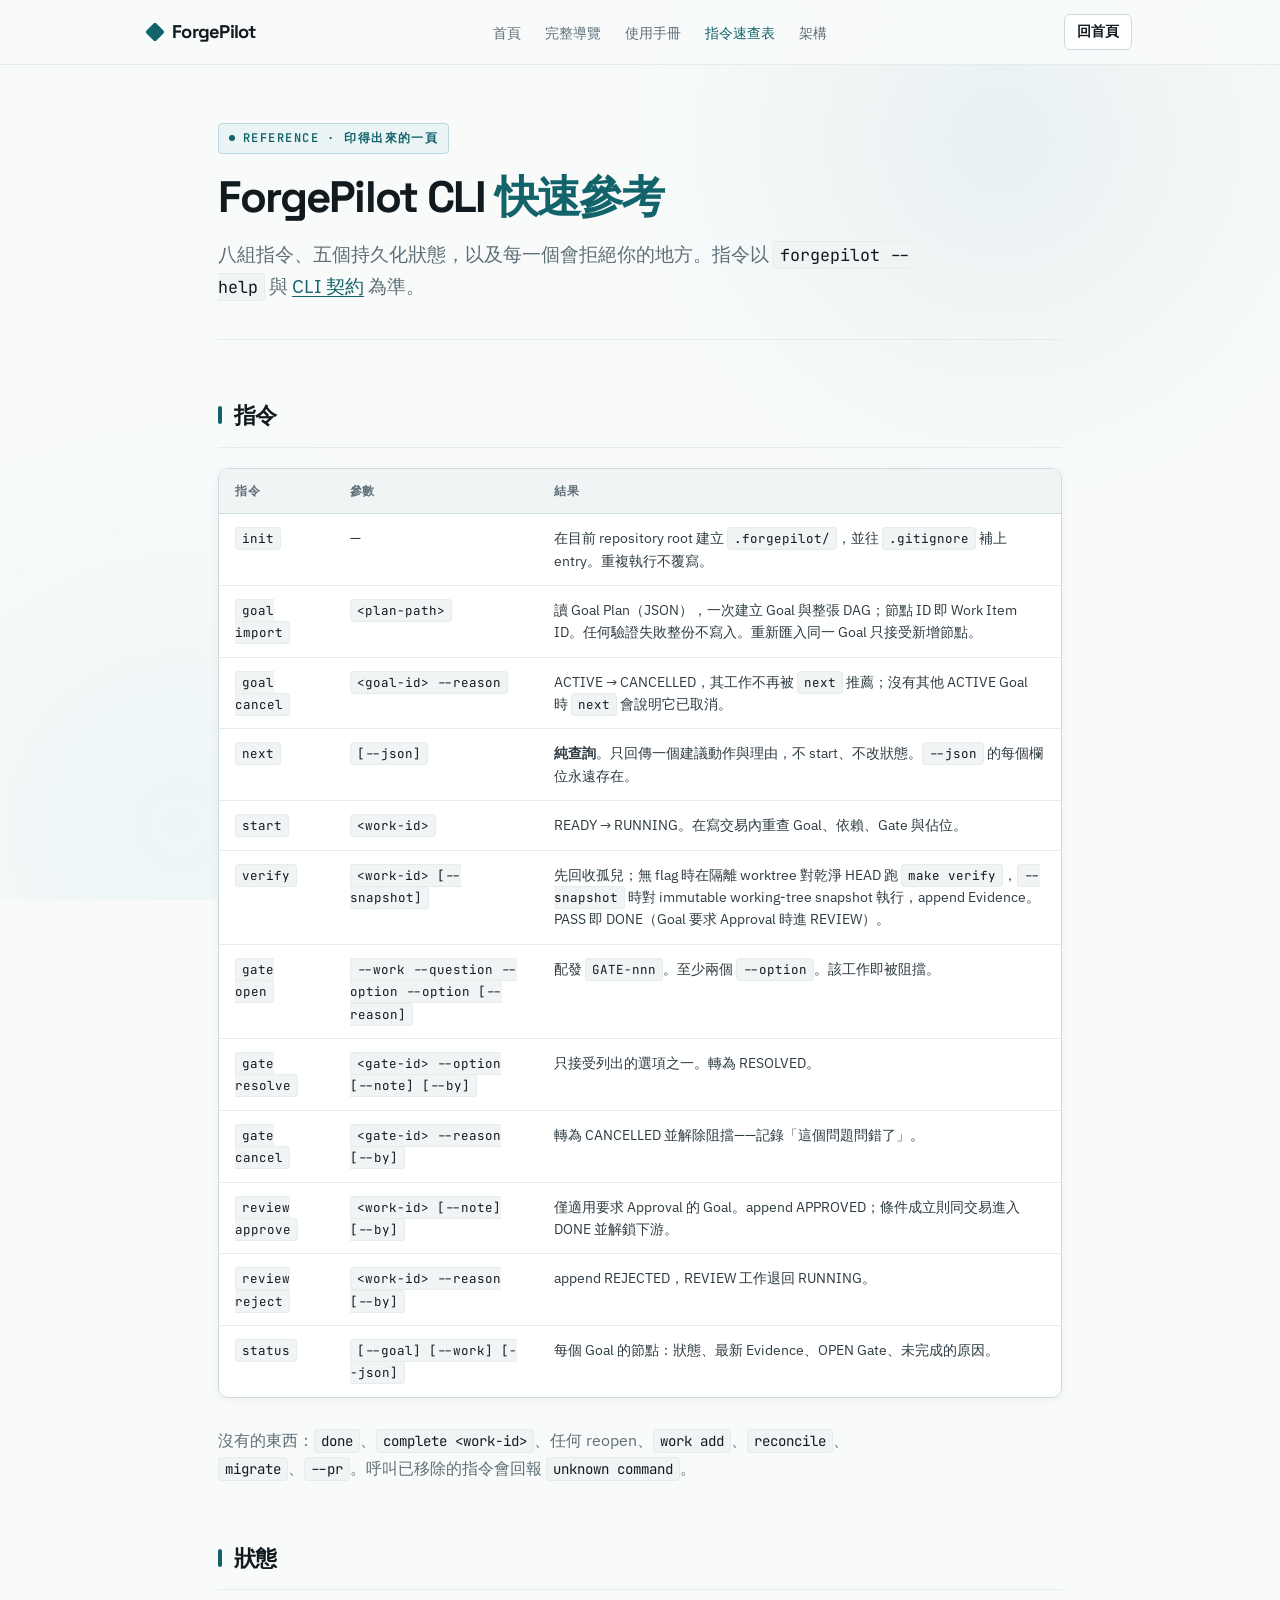
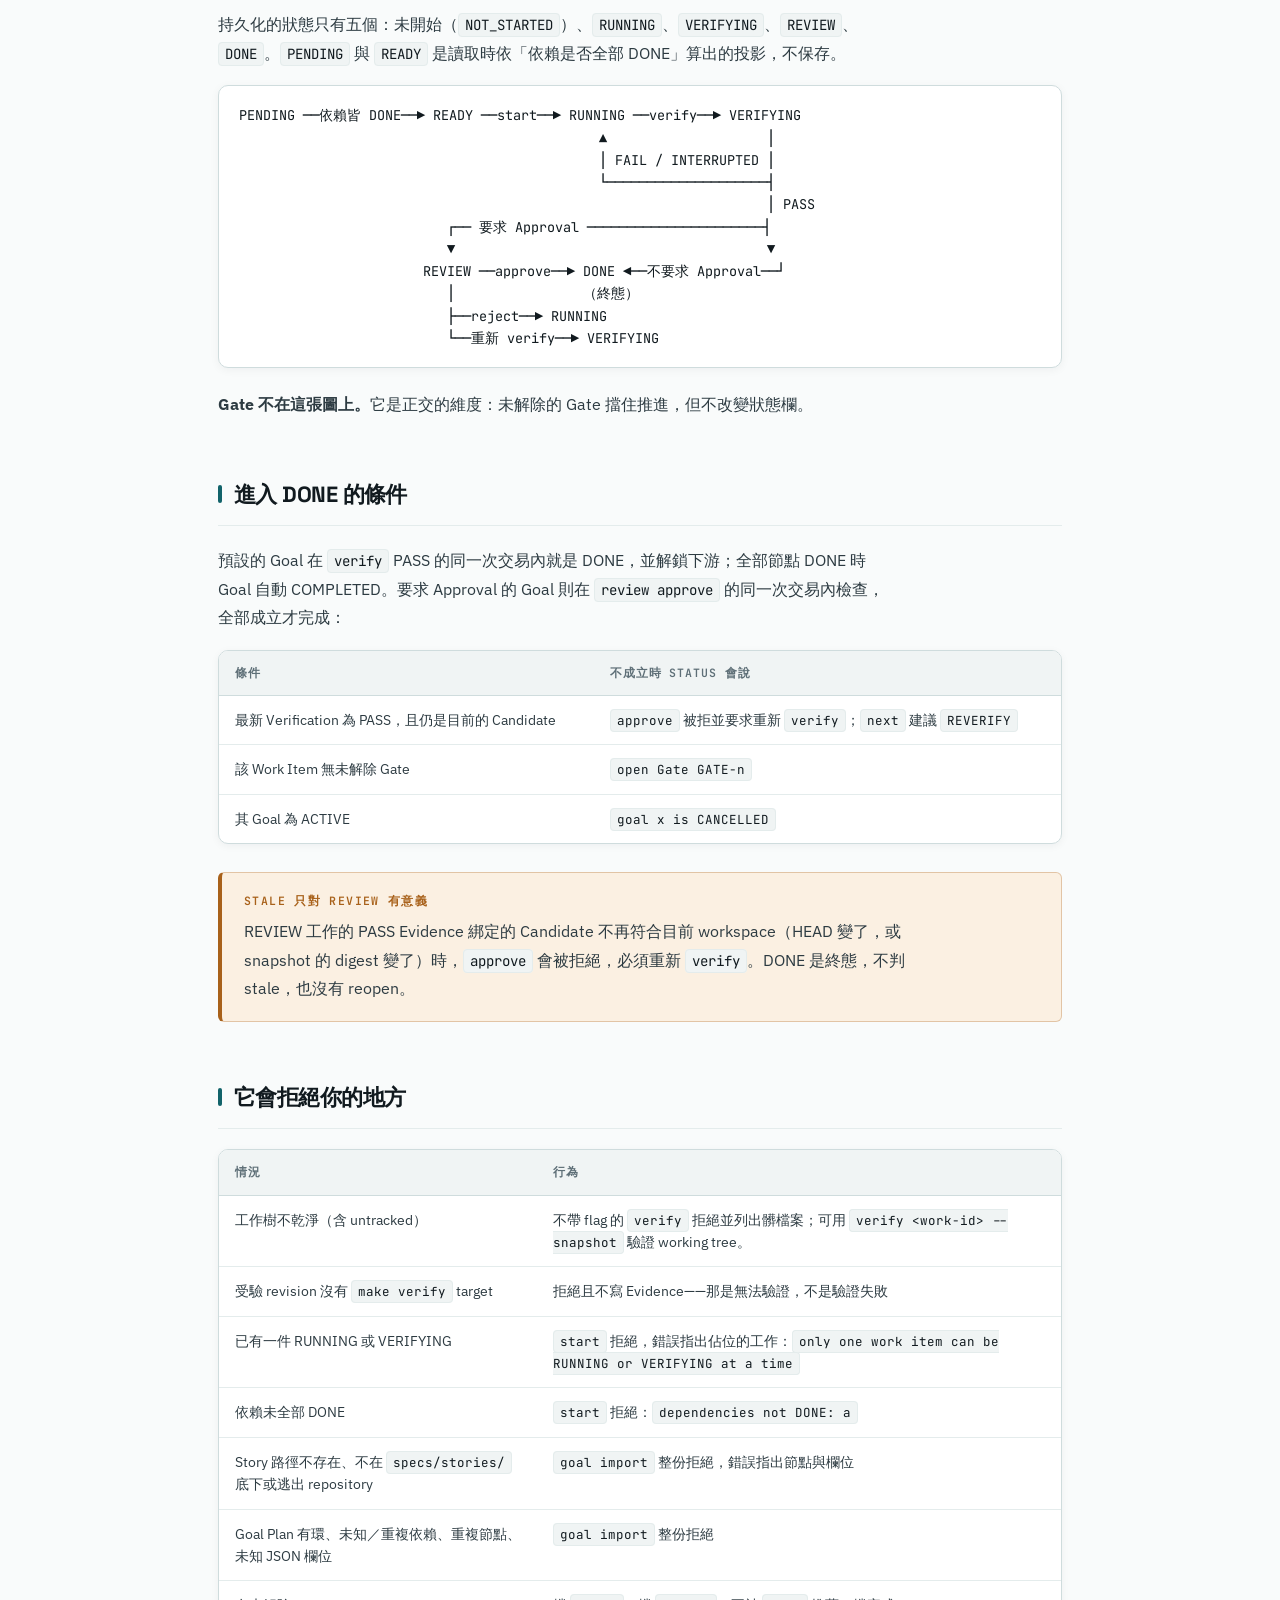
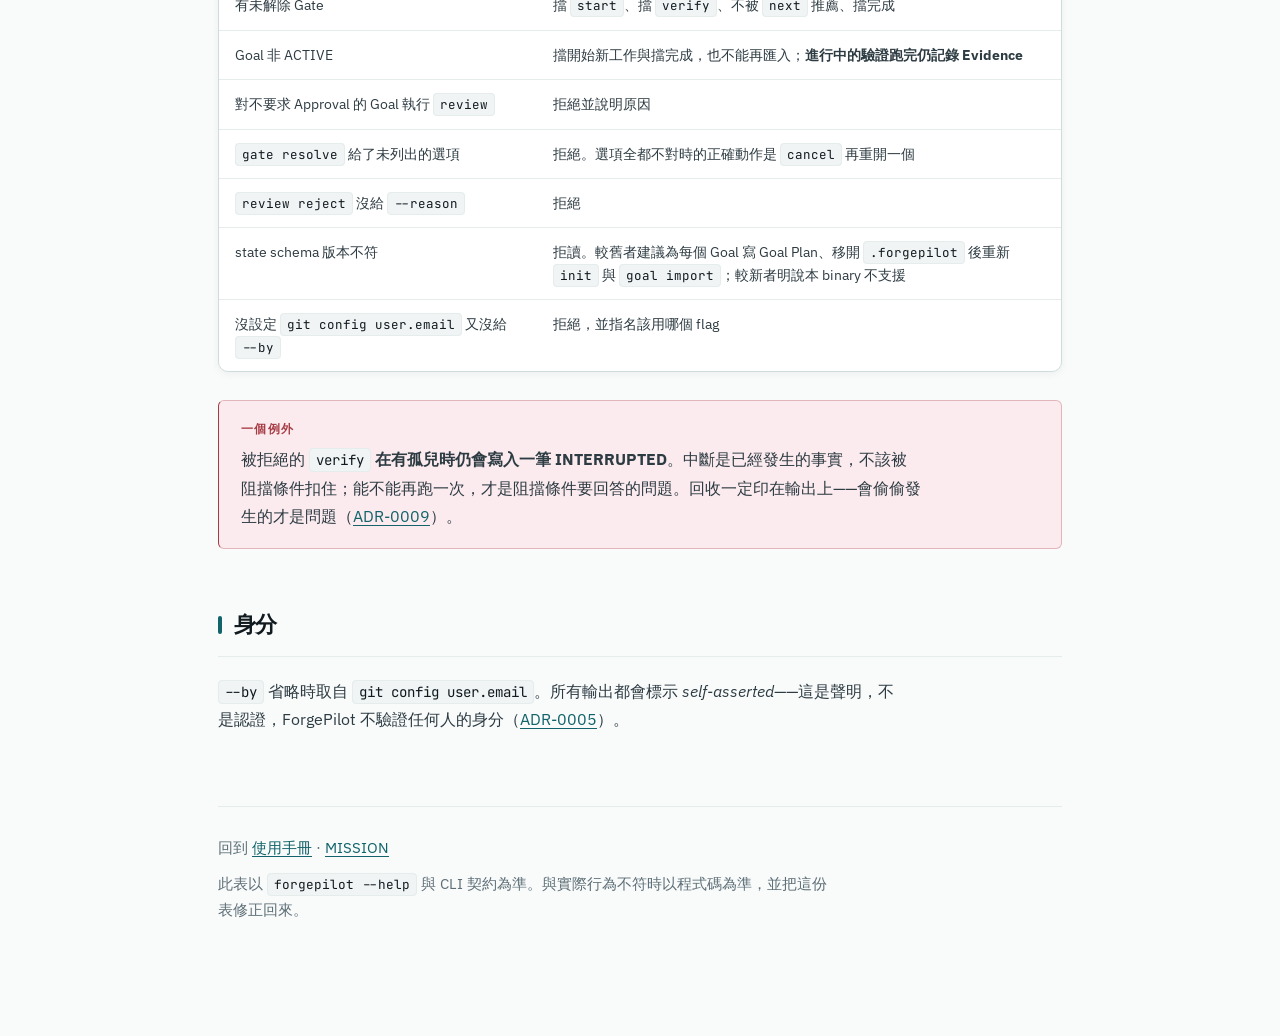
<file: docs/learn/reference/cli-quick-reference.html>
<!doctype html>
<html lang="zh-Hant">
<head>
<meta charset="utf-8">
<meta name="viewport" content="width=device-width, initial-scale=1">
<title>ForgePilot CLI 快速參考</title>
<link rel="preconnect" href="https://fonts.googleapis.com">
<link rel="preconnect" href="https://fonts.gstatic.com" crossorigin>
<link href="https://fonts.googleapis.com/css2?family=IBM+Plex+Sans:ital,wght@0,400;0,500;0,600;1,400&family=JetBrains+Mono:wght@400;500;600&family=Space+Grotesk:wght@500;600;700&display=swap" rel="stylesheet">
<link rel="stylesheet" href="../../tokens.css">
<link rel="stylesheet" href="../assets/course.css">
</head>
<body>
<!-- 微動態自然水波光暈 -->
<div class="ambient-scene" aria-hidden="true">
  <div class="ambient-glow-top"></div>
  <div class="ambient-glow-bottom"></div>
</div>

<nav class="site-nav" aria-label="主要導覽">
  <div class="site-nav__inner">
    <a class="wordmark" href="../../index.html">
      <span class="brand-diamond"></span>
      <span>ForgePilot</span>
    </a>
    <ul class="nav-links">
      <li><a href="../../index.html">首頁</a></li>
      <li><a href="../../guide.html">完整導覽</a></li>
      <li><a href="../handbook.html">使用手冊</a></li>
      <li><a href="cli-quick-reference.html" class="active">指令速查表</a></li>
      <li><a href="../../architecture.md">架構</a></li>
    </ul>
    <div class="nav-actions">
      <a class="command-trigger" href="../../index.html">
        <span>回首頁</span>
      </a>
    </div>
  </div>
</nav>

<div class="wrap">

<header>
  <div class="hero-tag">
    <span class="hero-tag-dot"></span>
    <span>Reference · 印得出來的一頁</span>
  </div>
  <h1>ForgePilot CLI <span class="mark-accent">快速參考</span></h1>
  <p class="lede">八組指令、五個持久化狀態，以及每一個會拒絕你的地方。指令以 <code>forgepilot --help</code> 與 <a href="../../development-plan.md#cli-契約">CLI 契約</a> 為準。</p>
</header>

<h2>指令</h2>

<div class="scroll">
<table>
  <thead><tr><th>指令</th><th>參數</th><th>結果</th></tr></thead>
  <tbody>
    <tr><td><code>init</code></td><td>—</td><td>在目前 repository root 建立 <code>.forgepilot/</code>，並往 <code>.gitignore</code> 補上 entry。重複執行不覆寫。</td></tr>
    <tr><td><code>goal import</code></td><td><code>&lt;plan-path&gt;</code></td><td>讀 Goal Plan（JSON），一次建立 Goal 與整張 DAG；節點 ID 即 Work Item ID。任何驗證失敗整份不寫入。重新匯入同一 Goal 只接受新增節點。</td></tr>
    <tr><td><code>goal cancel</code></td><td><code>&lt;goal-id&gt; --reason</code></td><td>ACTIVE → CANCELLED，其工作不再被 <code>next</code> 推薦；沒有其他 ACTIVE Goal 時 <code>next</code> 會說明它已取消。</td></tr>
    <tr><td><code>next</code></td><td><code>[--json]</code></td><td><strong>純查詢</strong>。只回傳一個建議動作與理由，不 start、不改狀態。<code>--json</code> 的每個欄位永遠存在。</td></tr>
    <tr><td><code>start</code></td><td><code>&lt;work-id&gt;</code></td><td>READY → RUNNING。在寫交易內重查 Goal、依賴、Gate 與佔位。</td></tr>
    <tr><td><code>verify</code></td><td><code>&lt;work-id&gt; [--snapshot]</code></td><td>先回收孤兒；無 flag 時在隔離 worktree 對乾淨 HEAD 跑 <code>make verify</code>，<code>--snapshot</code> 時對 immutable working-tree snapshot 執行，append Evidence。PASS 即 DONE（Goal 要求 Approval 時進 REVIEW）。</td></tr>
    <tr><td><code>gate open</code></td><td><code>--work --question --option --option [--reason]</code></td><td>配發 <code>GATE-nnn</code>。至少兩個 <code>--option</code>。該工作即被阻擋。</td></tr>
    <tr><td><code>gate resolve</code></td><td><code>&lt;gate-id&gt; --option [--note] [--by]</code></td><td>只接受列出的選項之一。轉為 RESOLVED。</td></tr>
    <tr><td><code>gate cancel</code></td><td><code>&lt;gate-id&gt; --reason [--by]</code></td><td>轉為 CANCELLED 並解除阻擋——記錄「這個問題問錯了」。</td></tr>
    <tr><td><code>review approve</code></td><td><code>&lt;work-id&gt; [--note] [--by]</code></td><td>僅適用要求 Approval 的 Goal。append APPROVED；條件成立則同交易進入 DONE 並解鎖下游。</td></tr>
    <tr><td><code>review reject</code></td><td><code>&lt;work-id&gt; --reason [--by]</code></td><td>append REJECTED，REVIEW 工作退回 RUNNING。</td></tr>
    <tr><td><code>status</code></td><td><code>[--goal] [--work] [--json]</code></td><td>每個 Goal 的節點：狀態、最新 Evidence、OPEN Gate、未完成的原因。</td></tr>
  </tbody>
</table>
</div>

<p class="muted">沒有的東西：<code>done</code>、<code>complete &lt;work-id&gt;</code>、任何 reopen、<code>work add</code>、<code>reconcile</code>、<code>migrate</code>、<code>--pr</code>。呼叫已移除的指令會回報 <code>unknown command</code>。</p>

<h2>狀態</h2>

<p>持久化的狀態只有五個：未開始（<code>NOT_STARTED</code>）、<code>RUNNING</code>、<code>VERIFYING</code>、<code>REVIEW</code>、<code>DONE</code>。<code>PENDING</code> 與 <code>READY</code> 是讀取時依「依賴是否全部 DONE」算出的投影，不保存。</p>

<pre><code>PENDING ──依賴皆 DONE──▶ READY ──start──▶ RUNNING ──verify──▶ VERIFYING
                                             ▲                    │
                                             │ FAIL / INTERRUPTED │
                                             └────────────────────┤
                                                                  │ PASS
                          ┌── 要求 Approval ──────────────────────┤
                          ▼                                       ▼
                       REVIEW ──approve──▶ DONE ◀──不要求 Approval──┘
                          │                （終態）
                          ├──reject──▶ RUNNING
                          └──重新 verify──▶ VERIFYING</code></pre>

<p><strong>Gate 不在這張圖上。</strong>它是正交的維度：未解除的 Gate 擋住推進，但不改變狀態欄。</p>

<h2>進入 DONE 的條件</h2>

<p>預設的 Goal 在 <code>verify</code> PASS 的同一次交易內就是 DONE，並解鎖下游；全部節點 DONE 時 Goal 自動 COMPLETED。要求 Approval 的 Goal 則在 <code>review approve</code> 的同一次交易內檢查，全部成立才完成：</p>

<div class="scroll">
<table>
  <thead><tr><th>條件</th><th>不成立時 status 會說</th></tr></thead>
  <tbody>
    <tr><td>最新 Verification 為 PASS，且仍是目前的 Candidate</td><td><code>approve</code> 被拒並要求重新 <code>verify</code>；<code>next</code> 建議 <code>REVERIFY</code></td></tr>
    <tr><td>該 Work Item 無未解除 Gate</td><td><code>open Gate GATE-n</code></td></tr>
    <tr><td>其 Goal 為 ACTIVE</td><td><code>goal x is CANCELLED</code></td></tr>
  </tbody>
</table>
</div>

<div class="callout">
  <span class="label">stale 只對 REVIEW 有意義</span>
  <p>REVIEW 工作的 PASS Evidence 綁定的 Candidate 不再符合目前 workspace（HEAD 變了，或 snapshot 的 digest 變了）時，<code>approve</code> 會被拒絕，必須重新 <code>verify</code>。DONE 是終態，不判 stale，也沒有 reopen。</p>
</div>

<h2>它會拒絕你的地方</h2>

<div class="scroll">
<table>
  <thead><tr><th>情況</th><th>行為</th></tr></thead>
  <tbody>
    <tr><td>工作樹不乾淨（含 untracked）</td><td>不帶 flag 的 <code>verify</code> 拒絕並列出髒檔案；可用 <code>verify &lt;work-id&gt; --snapshot</code> 驗證 working tree。</td></tr>
    <tr><td>受驗 revision 沒有 <code>make verify</code> target</td><td>拒絕且不寫 Evidence——那是無法驗證，不是驗證失敗</td></tr>
    <tr><td>已有一件 RUNNING 或 VERIFYING</td><td><code>start</code> 拒絕，錯誤指出佔位的工作：<code>only one work item can be RUNNING or VERIFYING at a time</code></td></tr>
    <tr><td>依賴未全部 DONE</td><td><code>start</code> 拒絕：<code>dependencies not DONE: a</code></td></tr>
    <tr><td>Story 路徑不存在、不在 <code>specs/stories/</code> 底下或逃出 repository</td><td><code>goal import</code> 整份拒絕，錯誤指出節點與欄位</td></tr>
    <tr><td>Goal Plan 有環、未知／重複依賴、重複節點、未知 JSON 欄位</td><td><code>goal import</code> 整份拒絕</td></tr>
    <tr><td>有未解除 Gate</td><td>擋 <code>start</code>、擋 <code>verify</code>、不被 <code>next</code> 推薦、擋完成</td></tr>
    <tr><td>Goal 非 ACTIVE</td><td>擋開始新工作與擋完成，也不能再匯入；<strong>進行中的驗證跑完仍記錄 Evidence</strong></td></tr>
    <tr><td>對不要求 Approval 的 Goal 執行 <code>review</code></td><td>拒絕並說明原因</td></tr>
    <tr><td><code>gate resolve</code> 給了未列出的選項</td><td>拒絕。選項全都不對時的正確動作是 <code>cancel</code> 再重開一個</td></tr>
    <tr><td><code>review reject</code> 沒給 <code>--reason</code></td><td>拒絕</td></tr>
    <tr><td>state schema 版本不符</td><td>拒讀。較舊者建議為每個 Goal 寫 Goal Plan、移開 <code>.forgepilot</code> 後重新 <code>init</code> 與 <code>goal import</code>；較新者明說本 binary 不支援</td></tr>
    <tr><td>沒設定 <code>git config user.email</code> 又沒給 <code>--by</code></td><td>拒絕，並指名該用哪個 flag</td></tr>
  </tbody>
</table>
</div>

<div class="callout stop">
  <span class="label">一個例外</span>
  <p>被拒絕的 <code>verify</code> <strong>在有孤兒時仍會寫入一筆 INTERRUPTED</strong>。中斷是已經發生的事實，不該被阻擋條件扣住；能不能再跑一次，才是阻擋條件要回答的問題。回收一定印在輸出上——會偷偷發生的才是問題（<a href="../../adr/0009-reclaim-before-refusing.md">ADR-0009</a>）。</p>
</div>

<h2>身分</h2>

<p><code>--by</code> 省略時取自 <code>git config user.email</code>。所有輸出都會標示 <em>self-asserted</em>——這是聲明，不是認證，ForgePilot 不驗證任何人的身分（<a href="../../adr/0005-self-asserted-decision-maker.md">ADR-0005</a>）。</p>

<footer>
  <p>回到 <a href="../handbook.html">使用手冊</a> · <a href="../MISSION.md">MISSION</a></p>
  <p>此表以 <code>forgepilot --help</code> 與 CLI 契約為準。與實際行為不符時以程式碼為準，並把這份表修正回來。</p>
</footer>

</div>
</body>
</html>
</file>
<file: docs/tokens.css>
/* ForgePilot Design Tokens — Natural Craftsmanship & Calm Precision (Non-Dark Theme System) */
:root {
  /* 基底底色：純淨微涼燕麥白／冷瓷紙色 (Cool Alabaster) */
  --color-paper: #f9fbfb;
  --color-paper-raised: #ffffff;
  --color-paper-deep: #f0f4f4;
  --color-subtle: #eaf0f0;

  /* 文字墨色：深海石墨黑 (Deep Slate-Indigo Ink) */
  --color-ink: #111a1f;
  --color-ink-soft: #2d3b42;
  --color-muted: #5e6f77;
  --color-faint: #8ca0a8;

  /* 規則邊界線：鋼版刻痕 (Steel Plate Rules) */
  --color-rule: #e4ecec;
  --color-rule-strong: #cfdcdd;
  --color-rule-focus: #1b7a82;

  /* 品牌強調色：北歐湖水藍綠 (Nordic Cerulean & Deep Teal) */
  --color-accent: #12636a;
  --color-accent-vibrant: #158f99;
  --color-accent-soft: #eaf4f5;
  --color-accent-border: #b8d9dc;
  --color-accent-ink: #ffffff;
  --color-focus: #1b7a82;

  /* 面板與卡片 */
  --color-surface: #ffffff;
  --color-surface-raised: #ffffff;
  --color-surface-ink: #111a1f;

  /* 審查與拒絕警告色 */
  --color-success: #1b8754;
  --color-success-soft: #e8f5ee;
  --color-error: #a63a43;
  --color-error-soft: #fbebee;
  --color-shadow: rgba(17, 26, 31, 0.05);

  /* 字體系統 */
  --font-display: "Space Grotesk", ui-sans-serif, sans-serif;
  --font-body: "IBM Plex Sans", -apple-system, BlinkMacSystemFont, "Segoe UI", sans-serif;
  --font-mono: "JetBrains Mono", ui-monospace, monospace;

  /* 間距系統 */
  --space-3xs: 0.25rem;
  --space-2xs: 0.5rem;
  --space-xs: 0.75rem;
  --space-sm: 1rem;
  --space-md: 1.5rem;
  --space-lg: 2rem;
  --space-xl: 3rem;
  --space-2xl: 4.5rem;
  --space-3xl: 7rem;
  --space-4xl: 10rem;

  /* 字級階梯 */
  --text-xs: 0.75rem;
  --text-sm: 0.875rem;
  --text-base: 1rem;
  --text-md: 1.15rem;
  --text-lg: 1.35rem;
  --text-xl: 1.75rem;
  --text-2xl: 2.25rem;
  --text-display: clamp(2.8rem, 5.2vw, 4.2rem);
  --text-display-s: clamp(2.2rem, 3.8vw, 3.2rem);

  /* 圓角：微圓角工藝感，拒絕廉價膠囊或塑膠泡泡 */
  --radius-control: 0.375rem;
  --radius-surface: 0.625rem;
  --radius-badge: 0.25rem;
  --rule: 1px;

  /* 動態時間與曲線 */
  --ease-out: cubic-bezier(0.16, 1, 0.3, 1);
  --ease-in-out: cubic-bezier(0.65, 0, 0.35, 1);
  --dur-micro: 120ms;
  --dur-short: 200ms;
  --dur-long: 400ms;
  --dur-draw: 800ms;
  --control-height: 2.65rem;

  /* Z-Index */
  --z-base: 1;
  --z-raised: 10;
  --z-dropdown: 100;
  --z-sticky: 200;
  --z-modal: 400;
}
</file>
<file: docs/learn/assets/course.css>
/* ForgePilot Course & Handbook Stylesheet — Aligned with ForgePilot Design Tokens (tokens.css) */

* { box-sizing: border-box; }

:root {
  /* Mapping legacy course variables to unified tokens */
  --bg: var(--color-paper, #f9fbfb);
  --panel: var(--color-surface, #ffffff);
  --ink: var(--color-ink, #111a1f);
  --ink-soft: var(--color-ink-soft, #2d3b42);
  --muted: var(--color-muted, #5e6f77);
  --faint: var(--color-faint, #8ca0a8);
  --line: var(--color-rule, #e4ecec);
  --line-strong: var(--color-rule-strong, #cfdcdd);
  --accent: var(--color-accent, #12636a);
  --accent-vibrant: var(--color-accent-vibrant, #158f99);
  --accent-soft: var(--color-accent-soft, #eaf4f5);
  --accent-border: var(--color-accent-border, #b8d9dc);
  --warn: #a8611a;
  --warn-soft: #fbf0e2;
  --stop: var(--color-error, #a63a43);
  --stop-soft: var(--color-error-soft, #fbebee);
  --code-bg: var(--color-paper-deep, #f0f4f4);
  --mono: var(--font-mono, "JetBrains Mono", ui-monospace, monospace);
  --sans: var(--font-body, "IBM Plex Sans", -apple-system, BlinkMacSystemFont, "Segoe UI", sans-serif);
  --display: var(--font-display, "Space Grotesk", ui-sans-serif, sans-serif);
}

html, body { overflow-x: clip; }
html { scroll-behavior: smooth; background: var(--color-paper, #f9fbfb); }

body {
  margin: 0;
  background: var(--bg);
  color: var(--ink-soft);
  font-family: var(--sans);
  line-height: 1.75;
  font-size: 16px;
  position: relative;
  -webkit-font-smoothing: antialiased;
}

/* ── 微動態自然水波光暈 ── */
.ambient-scene {
  position: fixed;
  inset: 0;
  pointer-events: none;
  z-index: 0;
  overflow: hidden;
}
.ambient-glow-top {
  position: absolute;
  top: -240px;
  right: -100px;
  width: 760px;
  height: 760px;
  border-radius: 50%;
  background: radial-gradient(circle, rgba(18, 99, 106, 0.07) 0%, rgba(240, 244, 244, 0) 70%);
  animation: ambientFloat 18s ease-in-out infinite alternate;
}
.ambient-glow-bottom {
  position: absolute;
  top: 45%;
  left: -240px;
  width: 840px;
  height: 840px;
  border-radius: 50%;
  background: radial-gradient(circle, rgba(21, 143, 153, 0.05) 0%, rgba(240, 244, 244, 0) 70%);
  animation: ambientFloat 24s ease-in-out infinite alternate-reverse;
}
@keyframes ambientFloat {
  0% { transform: scale(0.96) translate(0, 0); opacity: 0.7; }
  50% { transform: scale(1.06) translate(30px, 20px); opacity: 1; }
  100% { transform: scale(0.98) translate(-20px, 35px); opacity: 0.8; }
}

/* ── 統一導覽列 (Navbar) ── */
nav.site-nav {
  position: sticky;
  top: 0;
  z-index: var(--z-sticky, 100);
  border-bottom: 1px solid var(--line);
  background: color-mix(in srgb, var(--bg) 88%, transparent);
  backdrop-filter: blur(14px);
  -webkit-backdrop-filter: blur(14px);
}
.site-nav__inner {
  max-width: 1040px;
  margin: 0 auto;
  padding: 0 28px;
  height: 64px;
  display: flex;
  align-items: center;
  justify-content: space-between;
  gap: 16px;
}
.wordmark {
  display: inline-flex;
  align-items: center;
  gap: 10px;
  font-family: var(--display);
  font-size: 1.15rem;
  font-weight: 700;
  letter-spacing: -0.04em;
  color: var(--ink);
  text-decoration: none;
  white-space: nowrap;
}
.brand-diamond {
  width: 14px;
  height: 14px;
  background: var(--accent);
  transform: rotate(45deg);
  border-radius: 2px;
  transition: transform 0.3s ease;
}
.wordmark:hover .brand-diamond {
  transform: rotate(90deg) scale(1.1);
}
.nav-links {
  display: flex;
  align-items: center;
  gap: 24px;
  list-style: none;
  margin: 0;
  padding: 0;
}
.nav-links a {
  color: var(--muted);
  font-size: 14px;
  font-weight: 500;
  text-decoration: none;
  white-space: nowrap;
  transition: color 0.15s ease;
}
.nav-links a:hover, .nav-links a.active {
  color: var(--accent);
}
.nav-actions {
  display: flex;
  align-items: center;
  gap: 12px;
}
.command-trigger {
  min-height: 36px;
  display: inline-flex;
  align-items: center;
  justify-content: center;
  gap: 8px;
  border: 1px solid var(--line-strong);
  border-radius: var(--radius-control, 6px);
  background: var(--panel);
  color: var(--ink);
  font-size: 13.5px;
  font-weight: 600;
  padding: 0 12px;
  text-decoration: none;
  cursor: pointer;
  transition: border-color 0.2s ease, color 0.2s ease, transform 0.1s ease;
}
.command-trigger kbd {
  color: var(--muted);
  font-family: var(--mono);
  font-size: 11px;
  font-weight: 500;
  padding: 2px 4px;
  border-radius: 3px;
  background: var(--code-bg);
}
.command-trigger:hover {
  border-color: var(--accent);
  color: var(--accent);
}

@media (max-width: 820px) {
  .nav-links { display: none; }
}

.wrap {
  max-width: 900px;
  margin: 0 auto;
  padding: 56px 28px 104px;
  position: relative;
  z-index: 1;
}

/* ── 頁首 (Header & Hero Tag) ────────────────────────── */

header {
  border-bottom: 1px solid var(--line);
  padding-bottom: 36px;
  margin-bottom: 48px;
}

.hero-tag, .eyebrow {
  display: inline-flex;
  align-items: center;
  gap: 8px;
  font-family: var(--mono);
  font-size: 12px;
  letter-spacing: 0.12em;
  text-transform: uppercase;
  color: var(--accent);
  background: var(--accent-soft);
  border: 1px solid var(--accent-border);
  padding: 4px 10px;
  border-radius: var(--radius-badge, 4px);
  margin-bottom: 18px;
  font-weight: 600;
}
.hero-tag-dot {
  width: 6px;
  height: 6px;
  border-radius: 50%;
  background: var(--accent);
  box-shadow: 0 0 0 0 var(--accent);
  animation: pulseDot 2.4s infinite;
}
@keyframes pulseDot {
  0% { transform: scale(0.95); box-shadow: 0 0 0 0 rgba(18, 99, 106, 0.6); }
  70% { transform: scale(1); box-shadow: 0 0 0 6px rgba(18, 99, 106, 0); }
  100% { transform: scale(0.95); box-shadow: 0 0 0 0 rgba(18, 99, 106, 0); }
}

h1 {
  font-family: var(--display);
  font-size: clamp(32px, 4.5vw, 44px);
  line-height: 1.18;
  margin: 0 0 16px;
  letter-spacing: -0.04em;
  font-weight: 700;
  color: var(--ink);
}
h1 em, h1 span.mark-accent {
  font-style: normal;
  color: var(--accent);
}

.lede {
  font-size: clamp(17px, 1.8vw, 19px);
  color: var(--muted);
  margin: 0;
  max-width: 64ch;
  line-height: 1.68;
}

h2 {
  font-family: var(--display);
  font-size: 22px;
  letter-spacing: -0.025em;
  color: var(--ink);
  font-weight: 700;
  margin: 56px 0 20px;
  padding-bottom: 12px;
  border-bottom: 1px solid var(--line);
  display: flex;
  align-items: center;
  gap: 12px;
}
h2::before {
  content: "";
  display: inline-block;
  width: 4px;
  height: 18px;
  background: var(--accent);
  border-radius: 2px;
}

h3 {
  font-family: var(--display);
  font-size: 18.5px;
  margin: 32px 0 10px;
  letter-spacing: -0.02em;
  font-weight: 600;
  color: var(--ink);
}
p {
  margin: 0 0 18px;
  max-width: 68ch;
  line-height: 1.78;
}
.muted { color: var(--muted); }
a {
  color: var(--accent);
  text-decoration-thickness: 1px;
  text-underline-offset: 3px;
  transition: color 0.15s ease;
}
a:hover { color: var(--ink); }

/* ── 程式碼與輸出視窗 ───────────────────────────────── */

code {
  font-family: var(--mono);
  font-size: 0.88em;
  background: var(--code-bg);
  padding: 2px 6px;
  border-radius: 4px;
  color: var(--ink);
  border: 1px solid var(--line);
}
pre {
  font-family: var(--mono);
  font-size: 13.5px;
  line-height: 1.65;
  background: var(--panel);
  border: 1px solid var(--line-strong);
  border-radius: var(--radius-surface, 8px);
  padding: 18px 20px;
  overflow-x: auto;
  margin: 0 0 22px;
  box-shadow: 0 2px 10px var(--color-shadow, rgba(17, 26, 31, 0.04));
}
pre code {
  background: none;
  padding: 0;
  font-size: inherit;
  border: none;
}

/* 實跑輸出，與「你要打的指令」在視覺上分開 */
pre.out {
  background: var(--bg);
  border: 1px dashed var(--line-strong);
  color: var(--muted);
  box-shadow: none;
}
pre.out b { color: var(--ink); font-weight: 600; }

/* ── 步驟 (Step Card) ───────────────────────────────── */

.step {
  border: 1px solid var(--line);
  border-radius: var(--radius-surface, 8px);
  background: var(--panel);
  padding: 24px 26px;
  margin-bottom: 24px;
  box-shadow: 0 2px 8px var(--color-shadow, rgba(17, 26, 31, 0.03));
}
.step .n {
  font-family: var(--mono);
  font-size: 11px;
  letter-spacing: 0.14em;
  color: var(--accent);
  display: inline-block;
  background: var(--accent-soft);
  border: 1px solid var(--accent-border);
  border-radius: var(--radius-badge, 3px);
  padding: 2px 7px;
  font-weight: 600;
  margin-bottom: 10px;
}
.step h3 { margin: 0 0 12px; }

/* ── 提示框 (Callouts) ──────────────────────────────── */

.callout {
  background: var(--warn-soft);
  border: 1px solid color-mix(in srgb, var(--warn) 30%, transparent);
  border-left: 4px solid var(--warn);
  border-radius: var(--radius-control, 6px);
  padding: 18px 22px;
  margin: 0 0 24px;
}
.callout > :last-child { margin-bottom: 0; }
.callout .label {
  font-family: var(--mono);
  font-size: 11.5px;
  letter-spacing: 0.12em;
  text-transform: uppercase;
  color: var(--warn);
  display: block;
  margin-bottom: 6px;
  font-weight: 600;
}
.callout.stop {
  background: var(--stop-soft);
  border: 1px solid color-mix(in srgb, var(--stop) 30%, transparent);
  border-left-color: var(--stop);
}
.callout.stop .label { color: var(--stop); }
.callout.go {
  background: var(--accent-soft);
  border: 1px solid var(--accent-border);
  border-left-color: var(--accent);
}
.callout.go .label { color: var(--accent); }

/* ── 測驗 (Quiz) ───────────────────────────────────── */

.quiz {
  background: var(--panel);
  border: 1px solid var(--line-strong);
  border-radius: var(--radius-surface, 8px);
  padding: 22px 24px;
  margin: 0 0 22px;
  box-shadow: 0 2px 10px var(--color-shadow, rgba(17, 26, 31, 0.04));
}
.quiz .q {
  font-weight: 600;
  margin: 0 0 16px;
  font-size: 16.5px;
  color: var(--ink);
  font-family: var(--display);
  letter-spacing: -0.01em;
}
.quiz .opts { display: grid; gap: 10px; }
.quiz button {
  font: inherit;
  font-size: 15px;
  text-align: left;
  cursor: pointer;
  background: var(--bg);
  color: var(--ink);
  border: 1px solid var(--line);
  border-radius: var(--radius-control, 6px);
  padding: 12px 16px;
  transition: border-color 0.15s ease, background-color 0.15s ease, color 0.15s ease;
}
.quiz button:hover:not(:disabled) {
  border-color: var(--accent);
  color: var(--accent);
}
.quiz button:disabled { cursor: default; opacity: 0.65; }
.quiz button.right {
  border-color: var(--accent);
  background: var(--accent-soft);
  opacity: 1;
  color: var(--accent);
  font-weight: 600;
}
.quiz button.wrong {
  border-color: var(--stop);
  background: var(--stop-soft);
  opacity: 1;
  color: var(--stop);
}
.quiz .why {
  margin: 16px 0 0;
  font-size: 14.5px;
  color: var(--muted);
  border-left: 2px solid var(--accent);
  padding-left: 14px;
  line-height: 1.68;
}
.quiz .why[hidden] { display: none; }

.score {
  font-family: var(--mono);
  font-size: 14px;
  color: var(--accent);
  border-top: 1px solid var(--line);
  padding-top: 16px;
  margin-top: 10px;
  font-weight: 600;
}

/* ── 表格 ───────────────────────────────────────────── */

.scroll {
  overflow-x: auto;
  margin-bottom: 28px;
  border: 1px solid var(--line-strong);
  border-radius: var(--radius-surface, 8px);
  background: var(--panel);
  box-shadow: 0 2px 8px var(--color-shadow, rgba(17, 26, 31, 0.03));
}
table {
  border-collapse: collapse;
  width: 100%;
  font-size: 14px;
  min-width: 480px;
}
th, td {
  text-align: left;
  padding: 13px 16px;
  border-bottom: 1px solid var(--line);
  vertical-align: top;
  line-height: 1.6;
}
tr:last-child td { border-bottom: none; }
th {
  font-family: var(--mono);
  font-size: 11.5px;
  letter-spacing: 0.08em;
  text-transform: uppercase;
  color: var(--muted);
  font-weight: 600;
  background: var(--code-bg);
  border-bottom: 1px solid var(--line-strong);
}
td code { font-size: 12.5px; }

/* ── 頁尾 ───────────────────────────────────────────── */

footer {
  margin-top: 72px;
  padding-top: 28px;
  border-top: 1px solid var(--line);
  font-size: 14.5px;
  color: var(--muted);
}
footer p { margin: 0 0 10px; }

@media (max-width: 640px) {
  .wrap { padding: 40px 20px 72px; }
  h1 { font-size: 28px; }
  .step { padding: 18px 20px; }
}

@media print {
  :root { --bg: #fff; --panel: #fff; --code-bg: #f6f5f1; --ink: #000; }
  body { font-size: 11pt; line-height: 1.5; }
  .wrap { padding: 0; max-width: none; }
  .quiz button { display: none; }
  .quiz .why { display: block !important; }
  h2 { margin-top: 24px; }
  pre, .callout, .quiz, .step { break-inside: avoid; }
}
</file>
